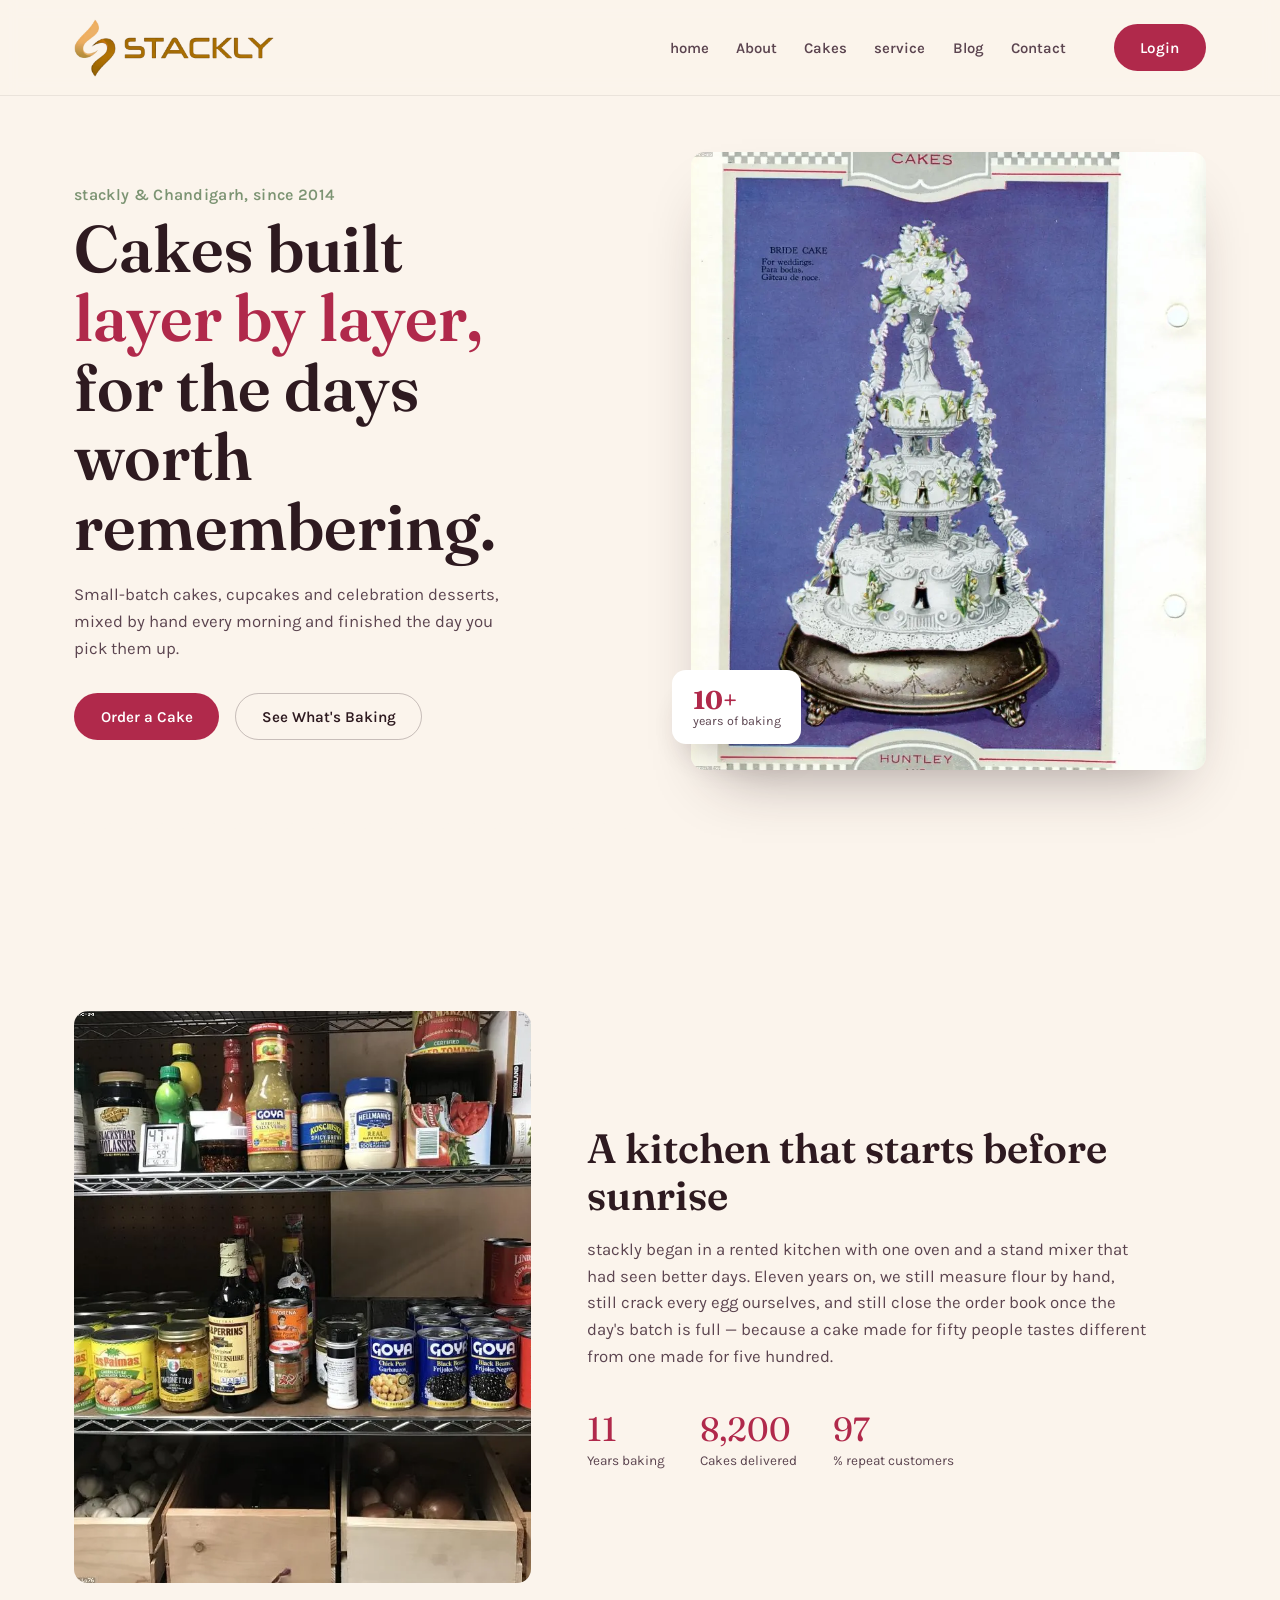
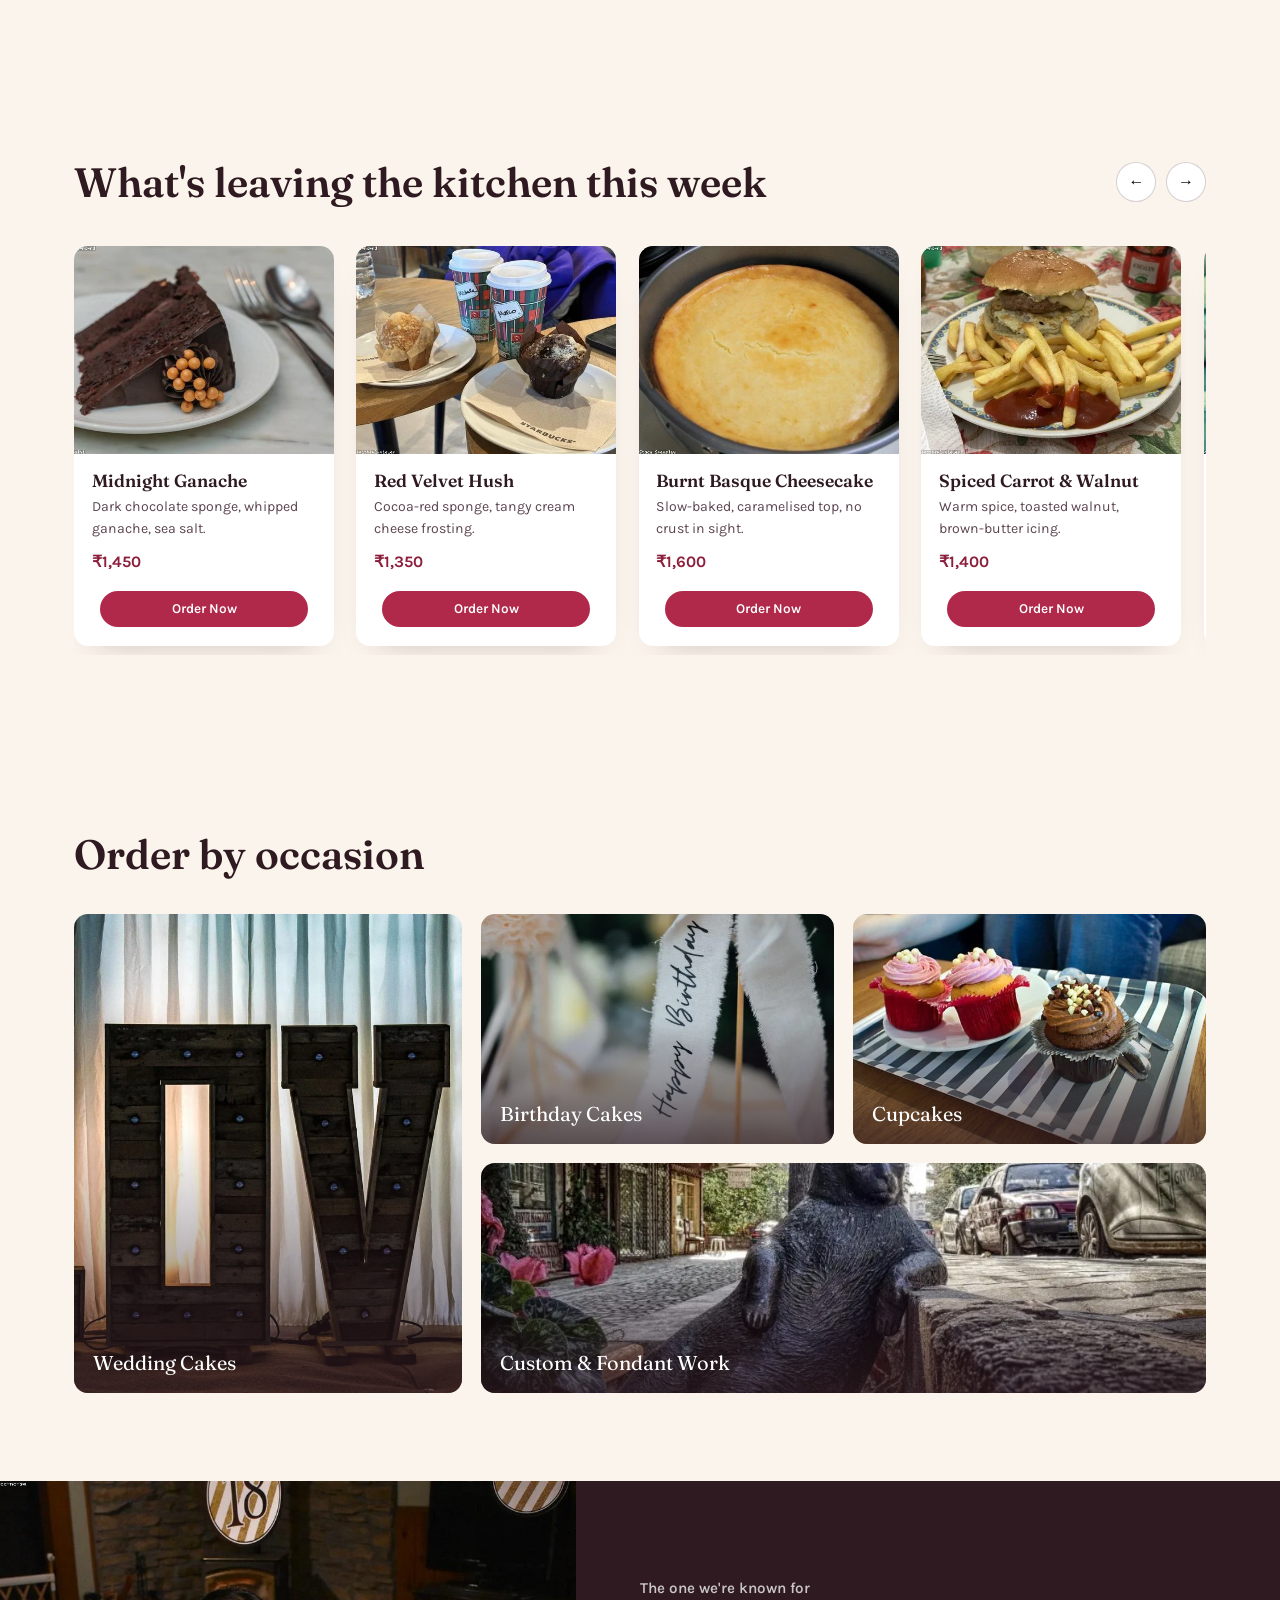
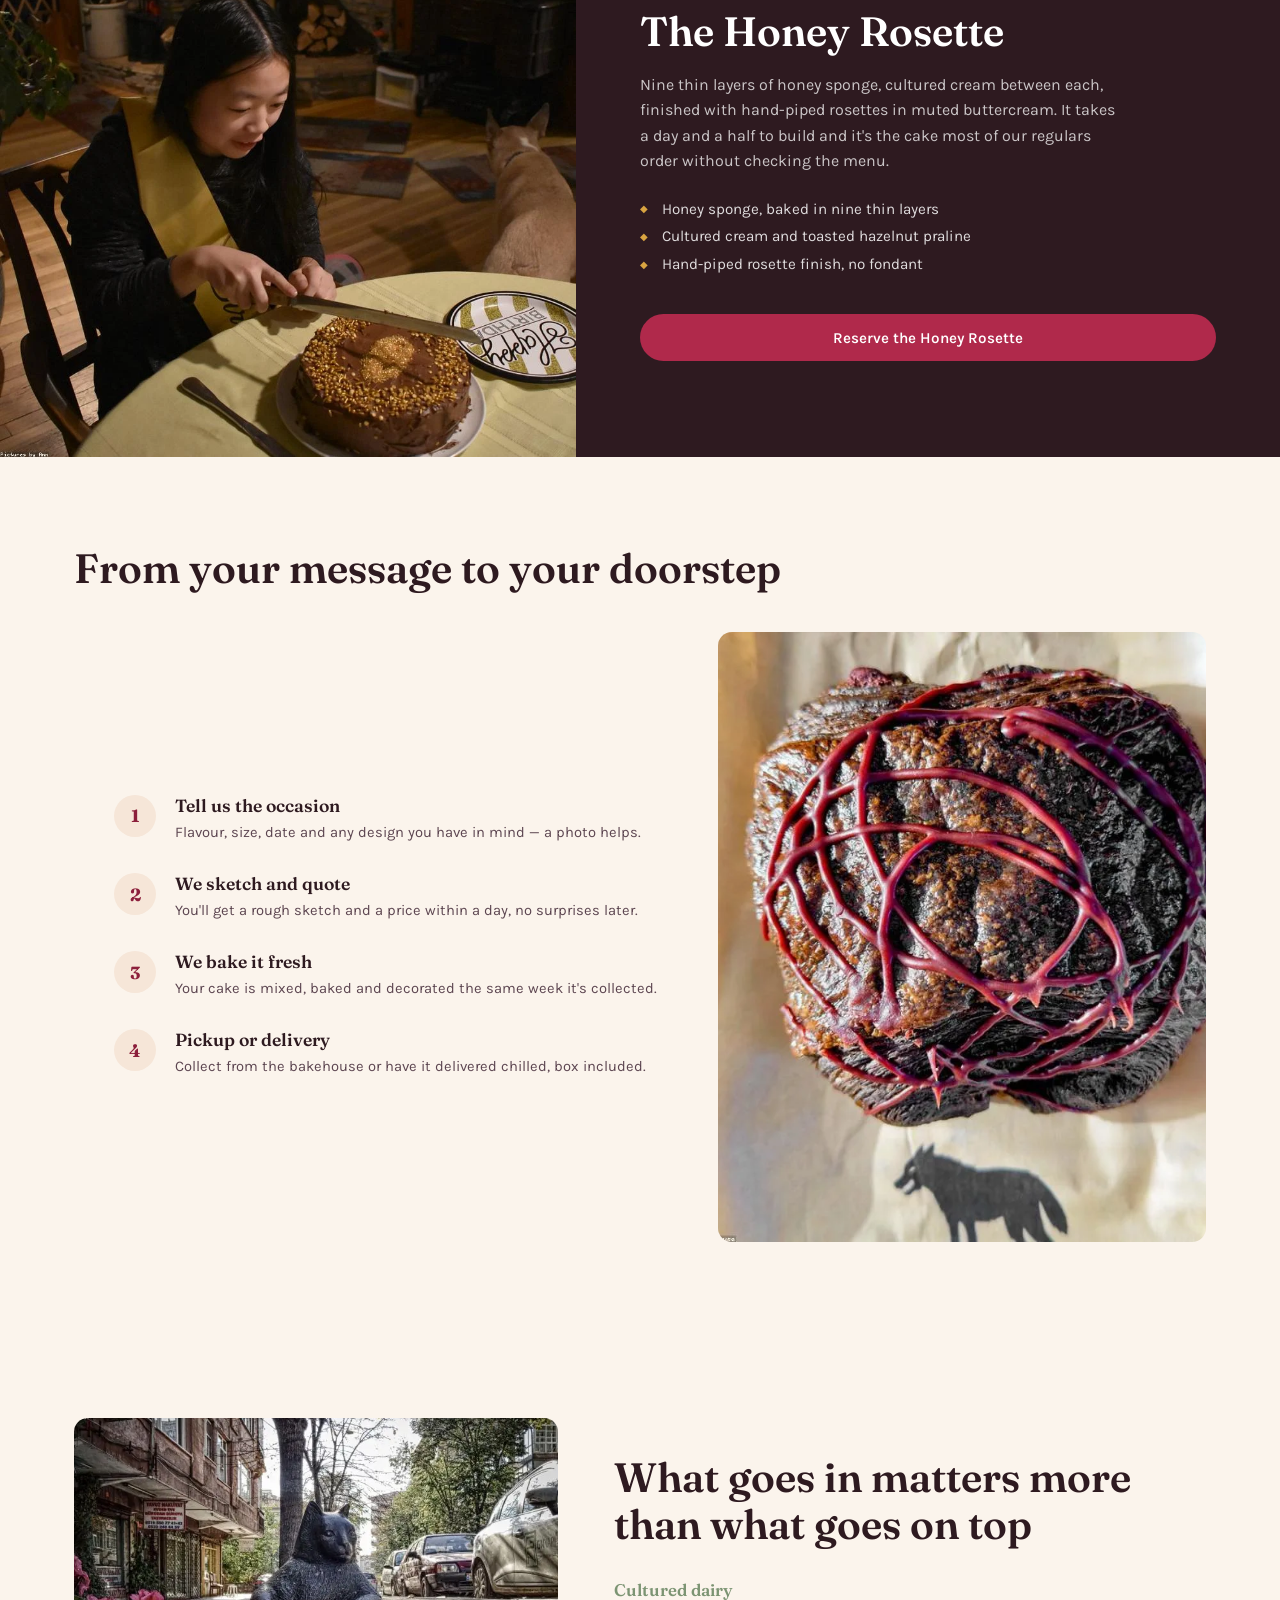
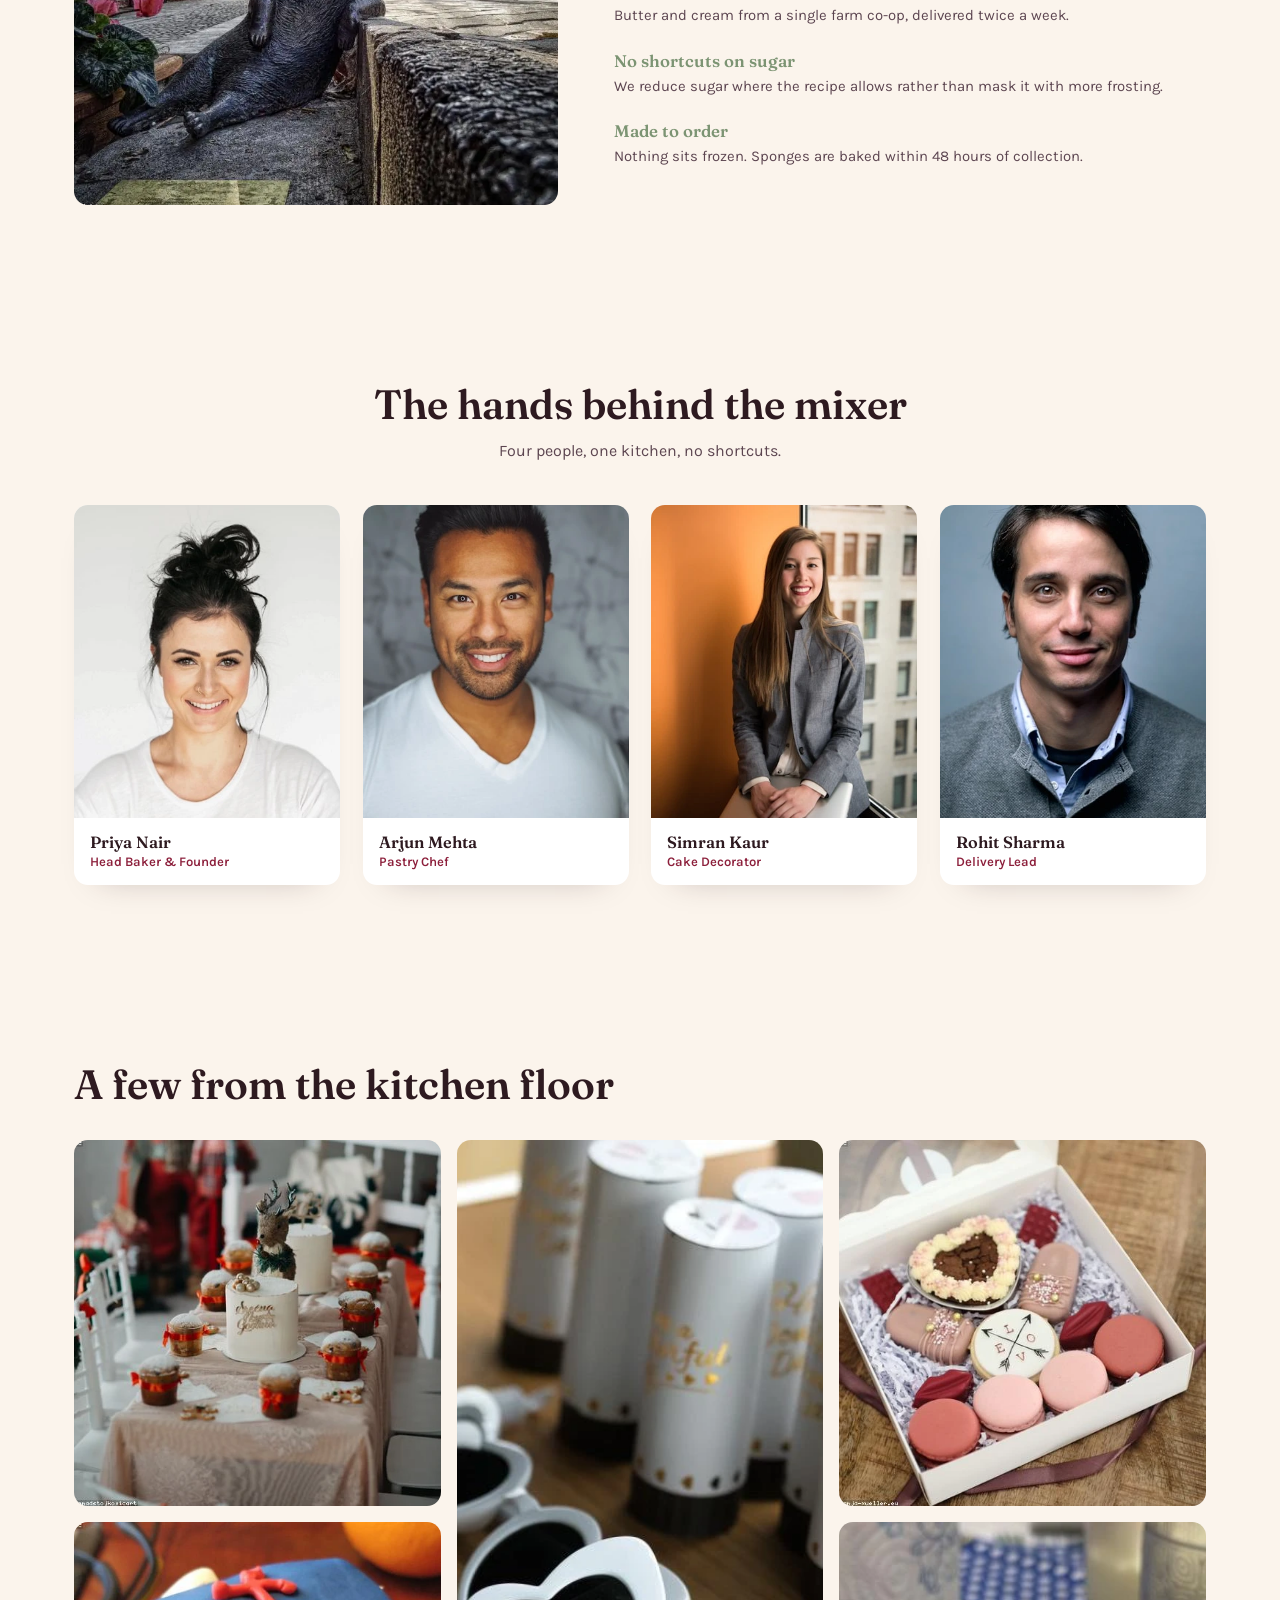
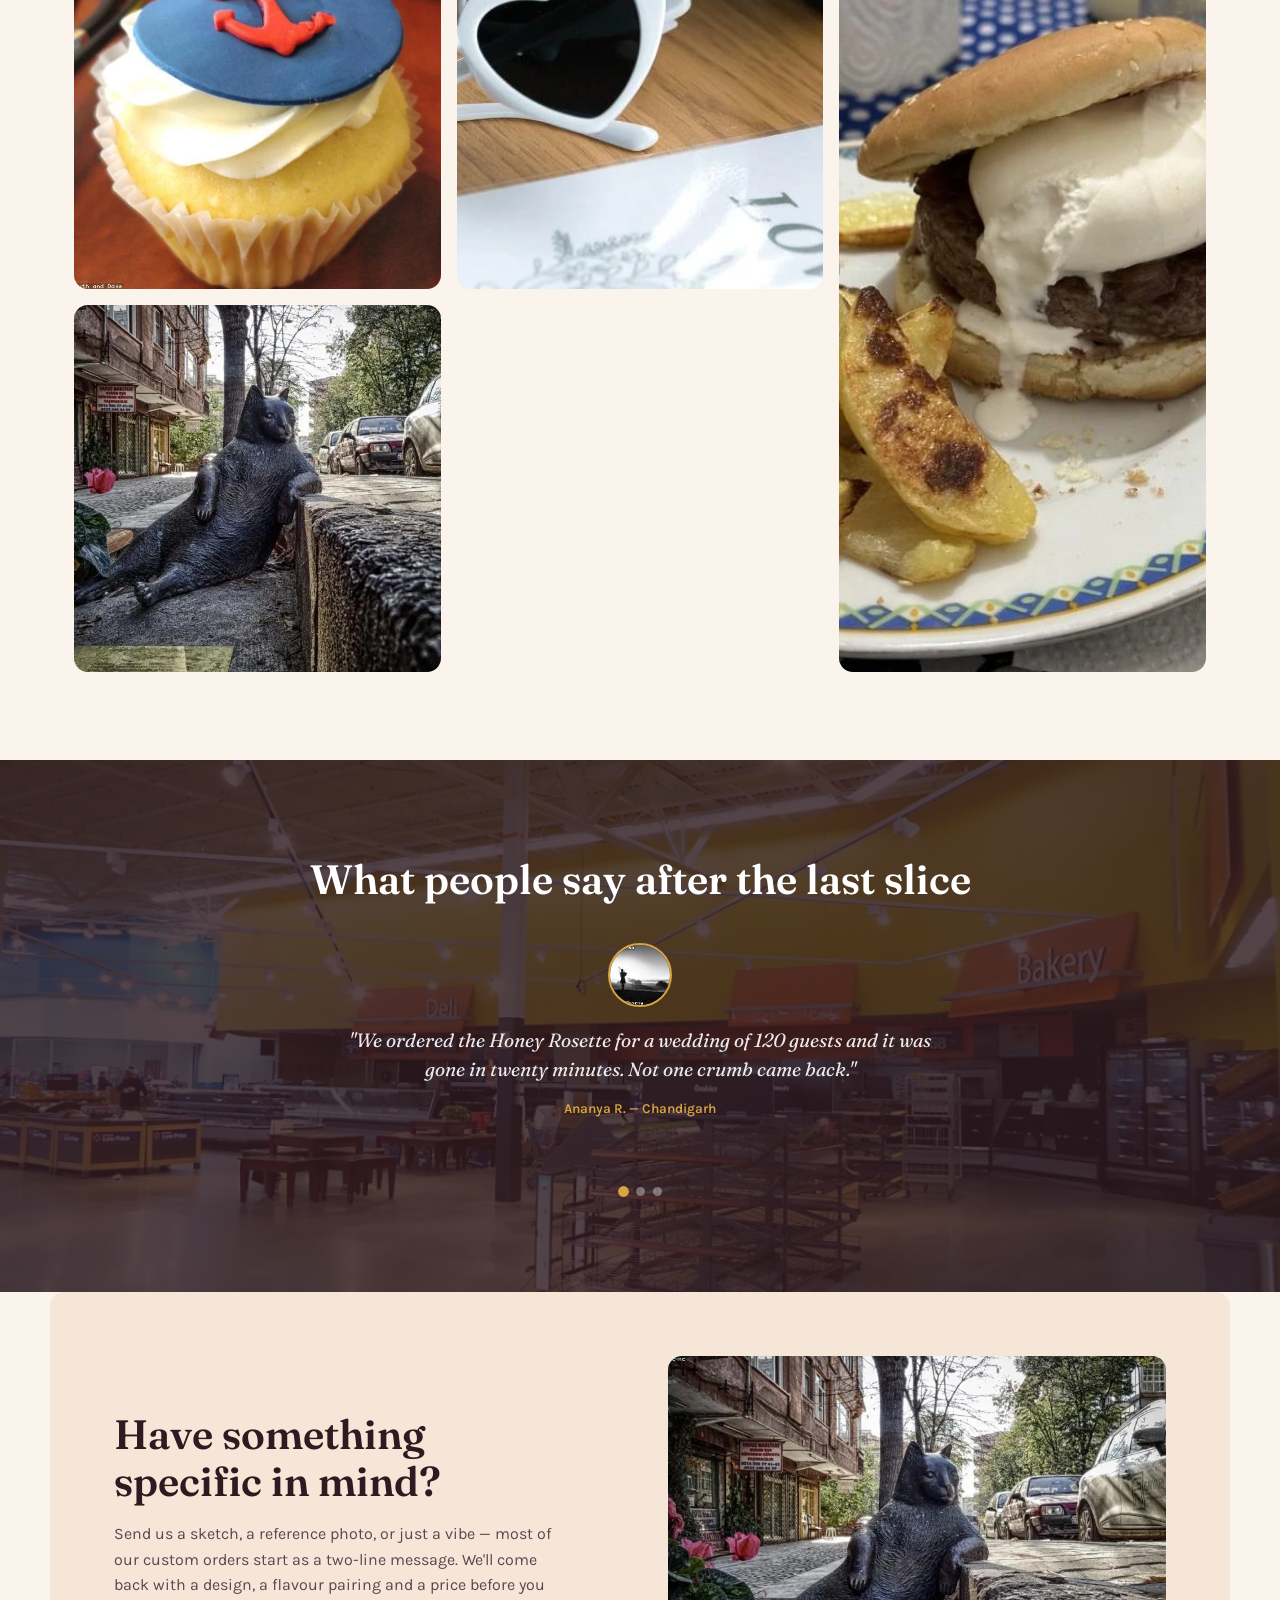
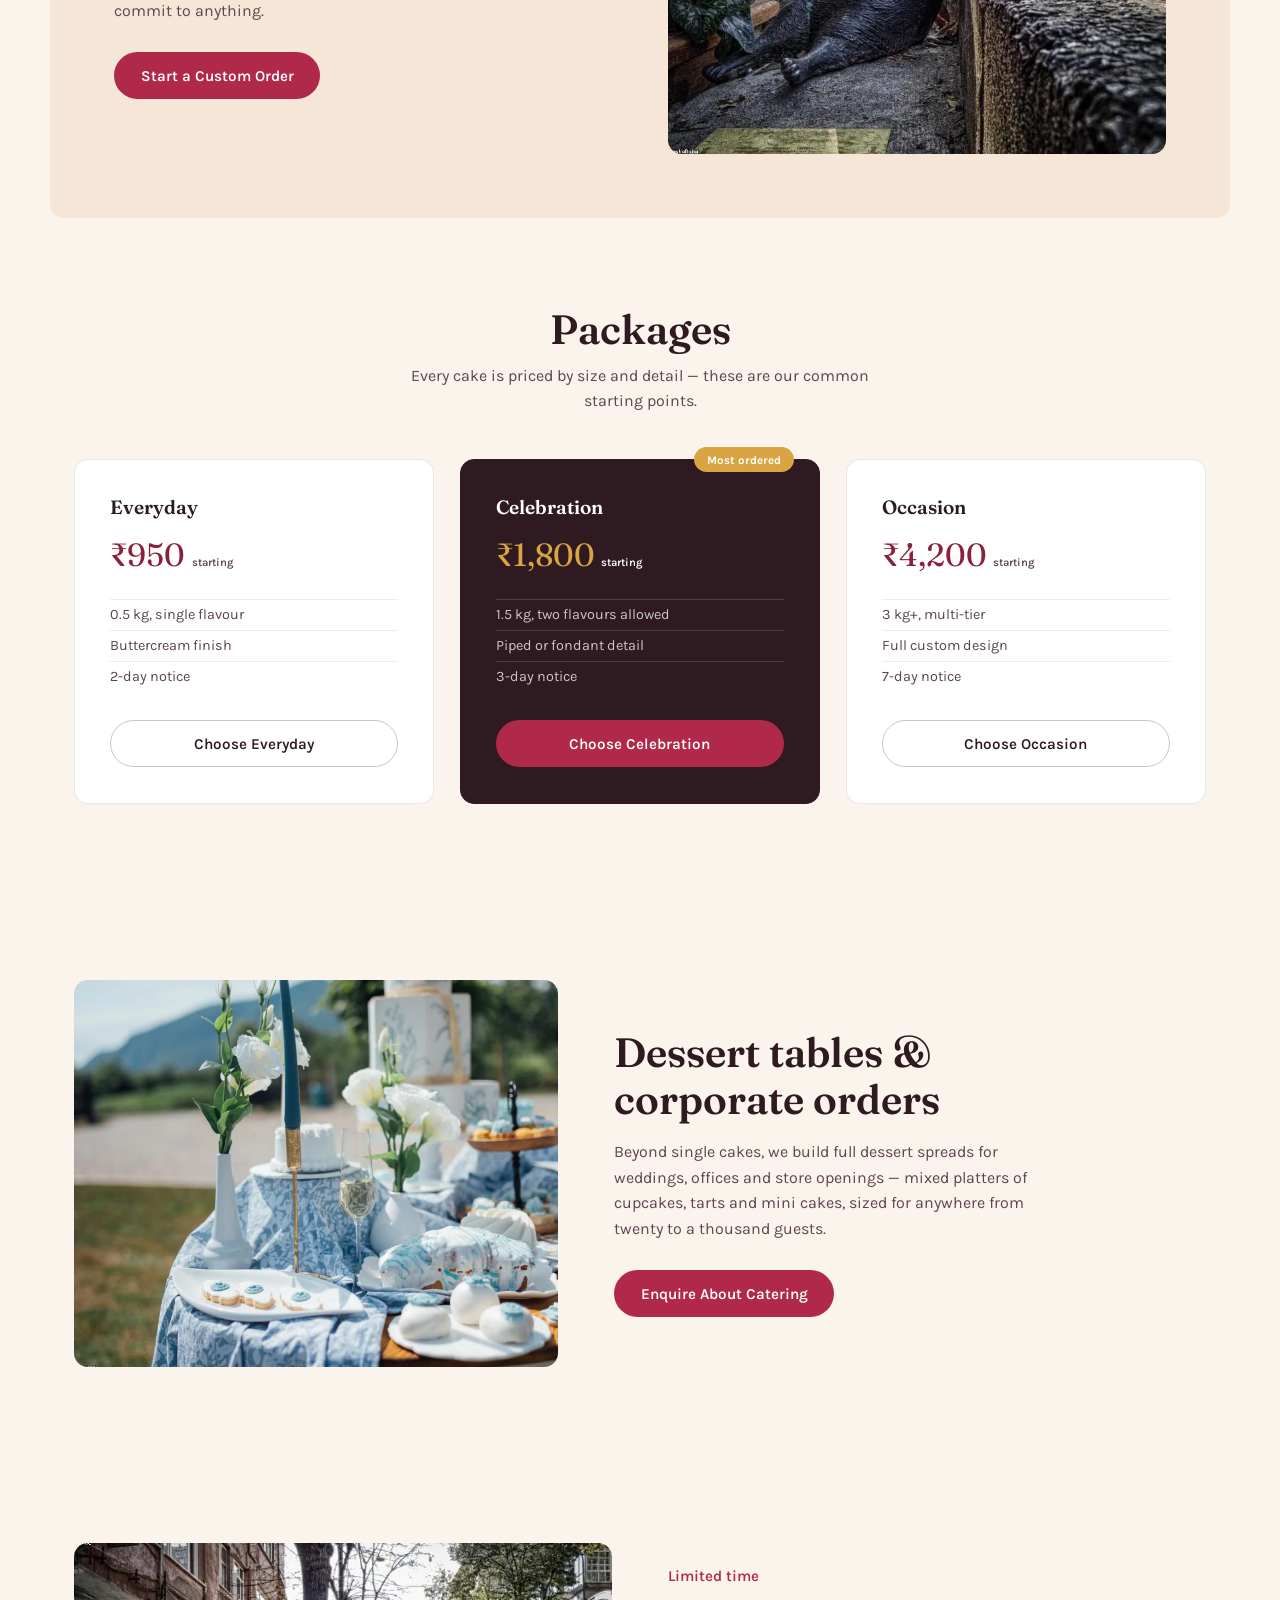
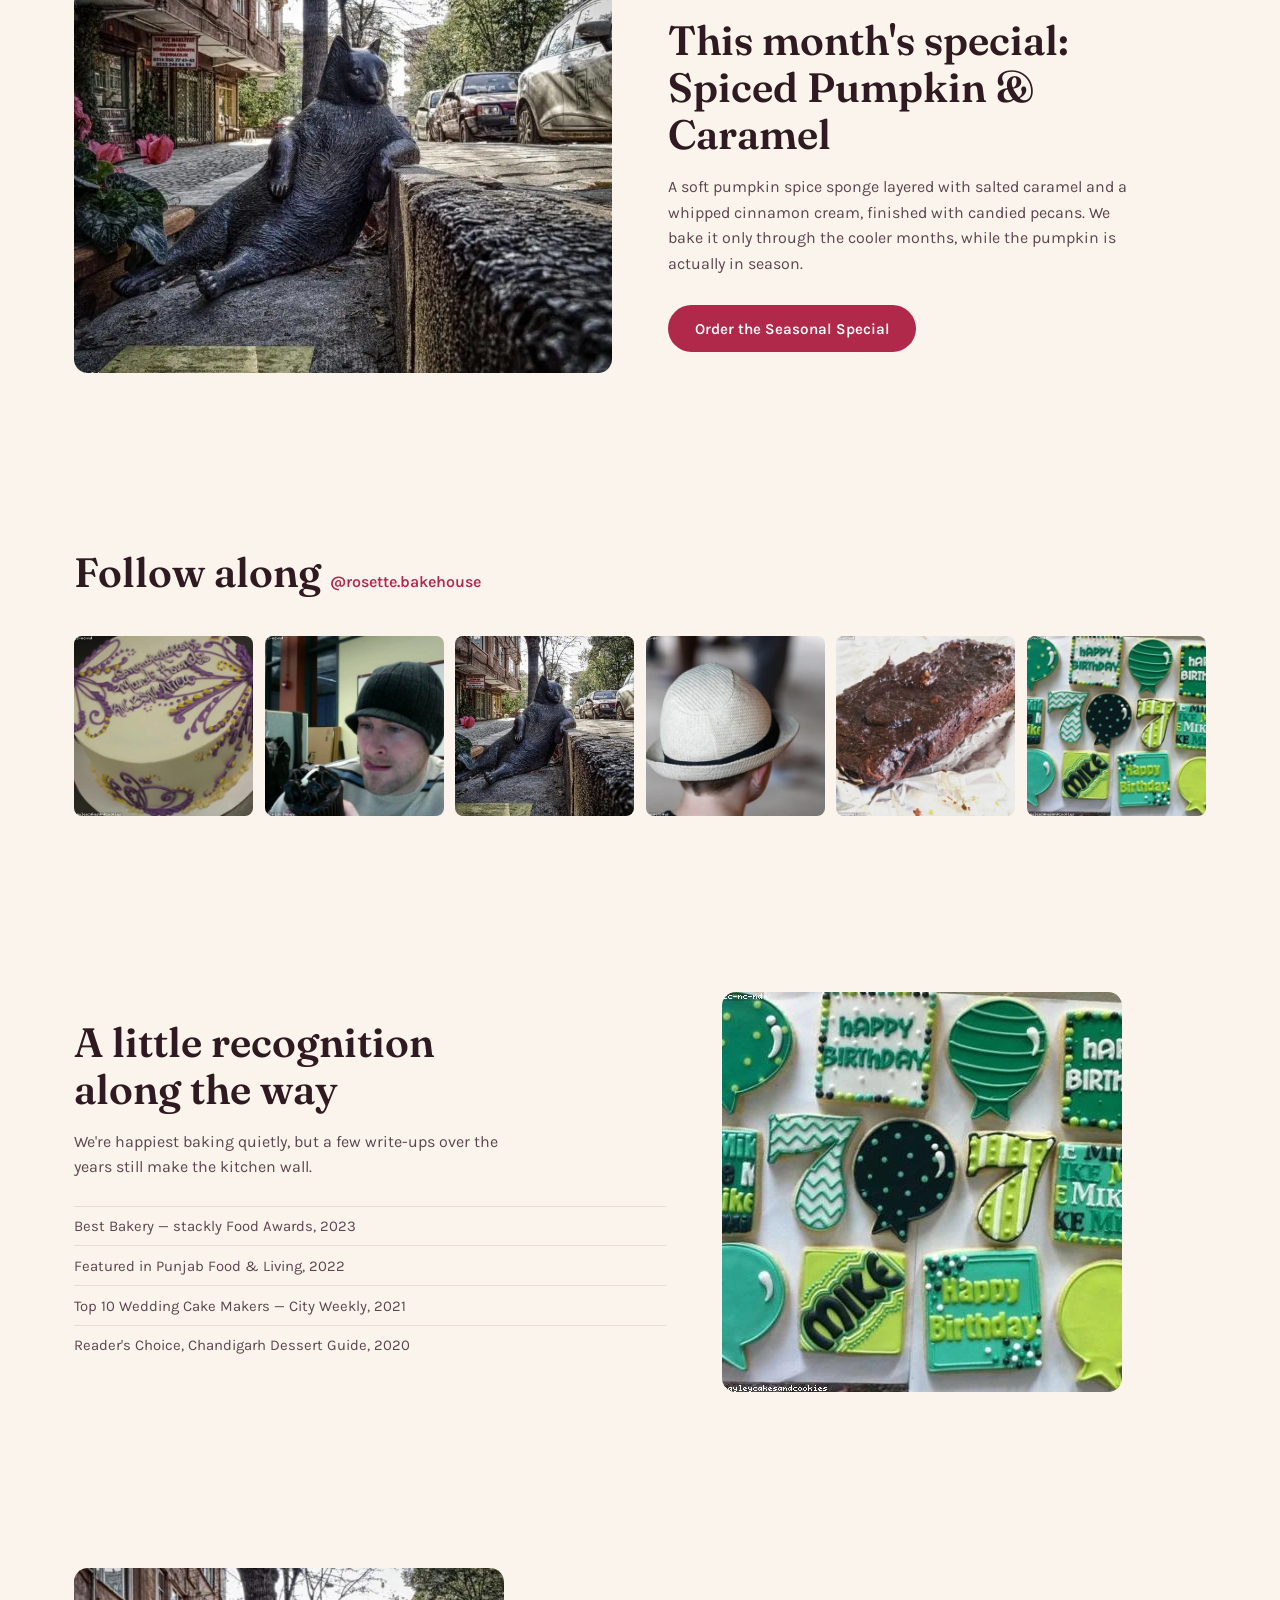
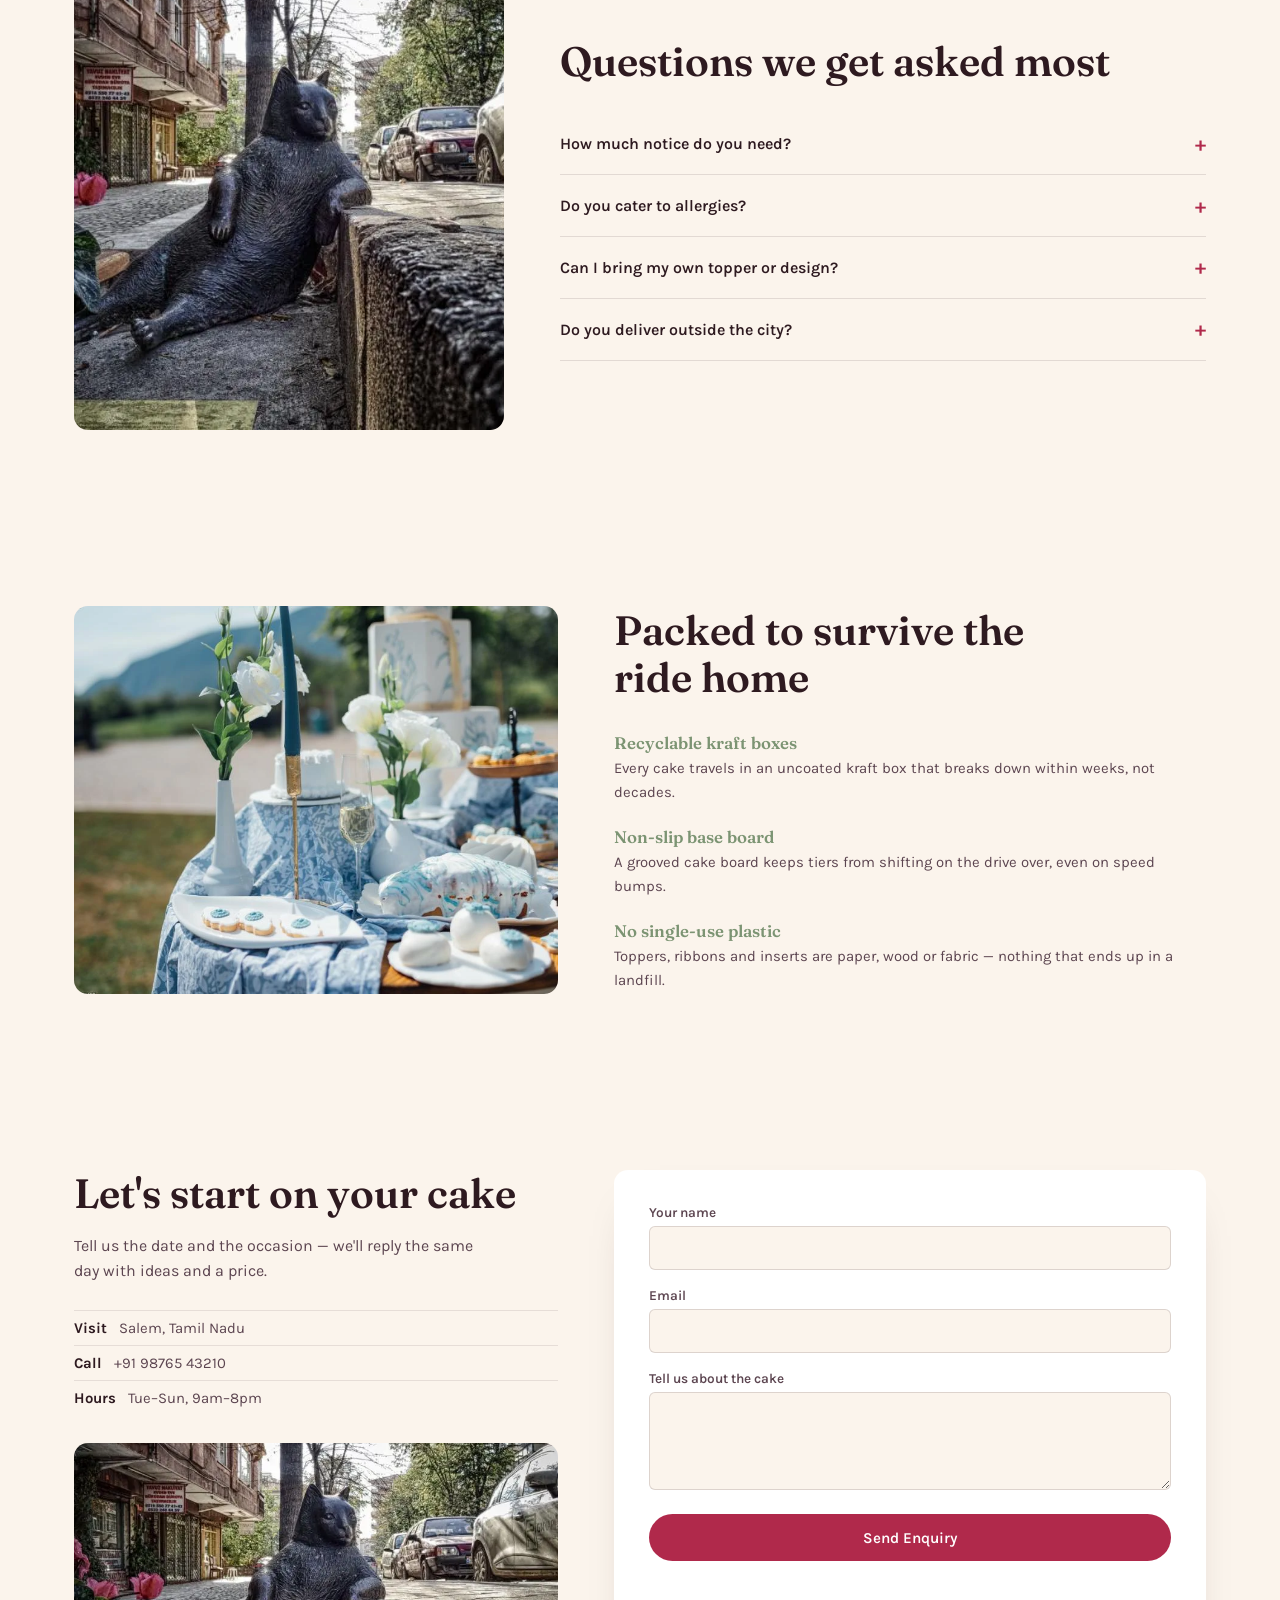
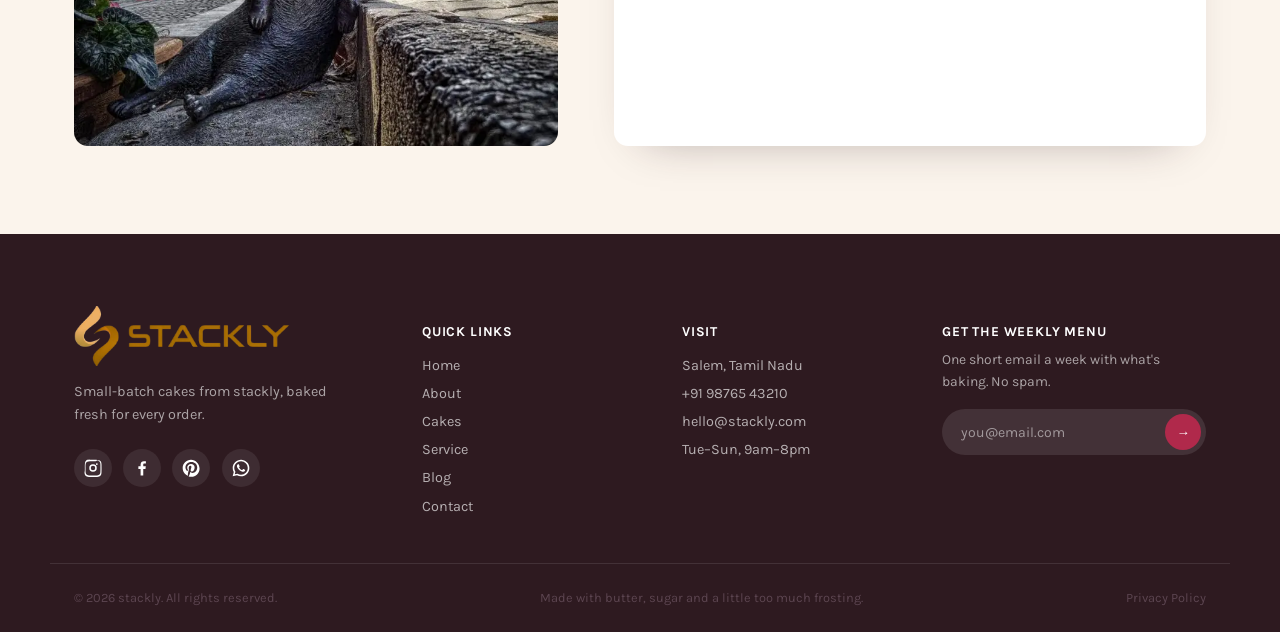
<file: index.html>
<!DOCTYPE html>
<html lang="en">
<head>
<meta charset="UTF-8">
<meta name="viewport" content="width=device-width, initial-scale=1.0">
<title>Stackly — Cakes Built Layer by Layer</title>
<link rel="preconnect" href="https://fonts.googleapis.com">
<link rel="preconnect" href="https://fonts.gstatic.com" crossorigin>
<link href="https://fonts.googleapis.com/css2?family=Fraunces:opsz,wght@9..144,400;9..144,500;9..144,600;9..144,700&family=Karla:wght@400;500;600;700&display=swap" rel="stylesheet">
<link rel="stylesheet" href="style.css">
<style>
   .btn-order{
  display:inline-block;
  text-align:center;
  width:80%;
  margin-top: 20px;
  padding:.65rem 1rem;
  border-radius:999px;
  background:var(--raspberry);
  color:var(--white);
  font-family:var(--font-body);
  font-size:.85rem;
  font-weight:600;
  transition:background .2s var(--ease), transform .2s var(--ease);
}
 .btn-order:hover{ background:var(--raspberry-dark); transform:translateY(-2px); }

</style>
</head>
<body>

<!-- ===== HEADER ===== -->
<header class="site-header" id="siteHeader">
  <div class="header-inner">
    <a href="./index.html" class="brand"><img src="./logo/Untitled design.webp" alt=""></a>

    <nav class="main-nav" id="mainNav">
      <a href="./index.html">home</a>
      <a href="./about.html">About</a>
      <a href="./cakes.html">Cakes</a>
      <a href="./service.html">service</a>
      <a href="./blog.html">Blog</a>
      <a href="./contact.html">Contact</a>
    </nav>

    <a href="./login.html" class="btn btn-primary header-cta">Login</a>

    <button class="hamburger" id="hamburgerBtn" aria-label="Toggle menu" aria-expanded="false">
      <span></span><span></span><span></span>
    </button>
  </div>
</header>

<main id="top">

  <!-- ===== 1. HERO ===== -->
  <section id="hero" class="hero">
    <div class="hero-copy">
      <p class="hero-kicker">stackly &amp; Chandigarh, since 2014</p>
      <h1 class="hero-title">
        <span class="line">Cakes built</span>
        <span class="line">layer by layer,</span>
        <span class="line">for the days</span>
        <span class="line">worth remembering.</span>
      </h1>
      <p class="hero-sub">Small-batch cakes, cupcakes and celebration desserts, mixed by hand every morning and finished the day you pick them up.</p>
      <div class="hero-actions">
        <a href="./404.html" class="btn btn-primary">Order a Cake</a>
        <a href="./404.html" class="btn btn-ghost">See What's Baking</a>
      </div>
    </div>
    <div class="hero-media">
      <img src="./src/Home/image-2-compressed.webp" alt="Tall white buttercream celebration cake decorated with fresh flowers">
      <div class="hero-badge">
        <strong>10+</strong>
        <span>years of baking</span>
      </div>
    </div>
    <div class="scallop-divider" style="--scallop-color: var(--cream);"></div>
  </section>

  <!-- ===== 2. STORY ===== -->
  <section id="story" class="story reveal" data-animate="fade-up">
    <div class="story-media">
      <img src="./src/Home/image-3-compressed.webp" alt="Baker piping frosting onto a cake in the Rosette kitchen">
    </div>
    <div class="story-copy">
      <h2>A kitchen that starts before sunrise</h2>
      <p>stackly began in a rented kitchen with one oven and a stand mixer that had seen better days. Eleven years on, we still measure flour by hand, still crack every egg ourselves, and still close the order book once the day's batch is full — because a cake made for fifty people tastes different from one made for five hundred.</p>
      <div class="story-stats">
        <div class="stat" data-count="11"><span class="stat-num">0</span><span class="stat-label">Years baking</span></div>
        <div class="stat" data-count="8200"><span class="stat-num">0</span><span class="stat-label">Cakes delivered</span></div>
        <div class="stat" data-count="97"><span class="stat-num">0</span><span class="stat-label">% repeat customers</span></div>
      </div>
    </div>
  </section>

  <!-- ===== 3. BESTSELLERS ===== -->
  <section id="bestsellers" class="bestsellers reveal" data-animate="fade-up">
    <div class="section-head">
      <h2>What's leaving the kitchen this week</h2>
      <div class="scroll-controls">
        <button class="scroll-btn" id="scrollLeft" aria-label="Scroll left">&#8592;</button>
        <button class="scroll-btn" id="scrollRight" aria-label="Scroll right">&#8594;</button>
      </div>
    </div>
    <div class="bestseller-track" id="bestsellerTrack">
      <article class="cake-card">
        <img src="./src/Home/image-4-compressed.webp" alt="Dark chocolate layer cake with ganache drip">
        <h3>Midnight Ganache</h3>
        <p>Dark chocolate sponge, whipped ganache, sea salt.</p>
        <span class="price">₹1,450</span>
        <div style="display: flex;justify-content: center;">
          <a href="./404.html" class="btn-order">Order Now</a>
        </div>
      </article>
      <article class="cake-card">
        <img src="./src/Home/image-5-compressed.webp" alt="Red velvet cake slice with cream cheese frosting">
        <h3>Red Velvet Hush</h3>
        <p>Cocoa-red sponge, tangy cream cheese frosting.</p>
        <span class="price">₹1,350</span>
        <div style="display: flex;justify-content: center;">
          <a href="./404.html" class="btn-order">Order Now</a>
        </div>
      </article>
      <article class="cake-card">
        <img src="./src/Home/image-6-compressed.webp" alt="Baked cheesecake topped with berries">
        <h3>Burnt Basque Cheesecake</h3>
        <p>Slow-baked, caramelised top, no crust in sight.</p>
        <span class="price">₹1,600</span>
        <div style="display: flex;justify-content: center;">
          <a href="./404.html" class="btn-order">Order Now</a>
        </div>
      </article>
      <article class="cake-card">
        <img src="./src/Home/image-7-compressed.webp" alt="Carrot cake with cream cheese icing and walnuts">
        <h3>Spiced Carrot &amp; Walnut</h3>
        <p>Warm spice, toasted walnut, brown-butter icing.</p>
        <span class="price">₹1,400</span>
        <div style="display: flex;justify-content: center;">
          <a href="./404.html" class="btn-order">Order Now</a>
        </div>
      </article>
      <article class="cake-card">
        <img src="./src/Home/image-8-compressed.webp" alt="Lemon drizzle cake with citrus glaze">
        <h3>Lemon &amp; Poppy Drizzle</h3>
        <p>Bright citrus crumb, thin sugar glaze.</p>
        <span class="price">₹1,250</span>
        <div style="display: flex;justify-content: center;">
          <a href="./404.html" class="btn-order">Order Now</a>
        </div>
      </article>
    </div>
  </section>

  <!-- ===== 4. CATEGORIES ===== -->
  <section id="categories" class="categories reveal" data-animate="stagger">
    <h2>Order by occasion</h2>
    <div class="category-grid">
      <a href="./404.html" class="category-tile tile-large">
        <img src="./src/Home/image-9-compressed.webp" alt="Three-tier wedding cake with sugar flowers">
        <span class="tile-label">Wedding Cakes</span>
      </a>
      <a href="./404.html" class="category-tile">
        <img src="./src/Home/image-10-compressed.webp" alt="Birthday cake with candles">
        <span class="tile-label">Birthday Cakes</span>
      </a>
      <a href="./404.html" class="category-tile">
        <img src="./src/Home/image-11-compressed.webp" alt="Tray of decorated cupcakes">
        <span class="tile-label">Cupcakes</span>
      </a>
      <a href="./404.html" class="category-tile tile-wide">
        <img src="./src/Home/image-12-compressed.webp" alt="Custom fondant cake shaped like a design">
        <span class="tile-label">Custom &amp; Fondant Work</span>
      </a>
    </div>
  </section>

  <!-- ===== 5. SIGNATURE SPOTLIGHT ===== -->
  <section id="signature" class="signature reveal" data-animate="fade-in">
    <div class="signature-media">
      <img src="./src/Home/image-13-compressed.webp" alt="Close-up of the signature honey rosette cake">
    </div>
    <div class="signature-copy">
      <p class="eyebrow-plain">The one we're known for</p>
      <h2>The Honey Rosette</h2>
      <p>Nine thin layers of honey sponge, cultured cream between each, finished with hand-piped rosettes in muted buttercream. It takes a day and a half to build and it's the cake most of our regulars order without checking the menu.</p>
      <ul class="signature-list">
        <li>Honey sponge, baked in nine thin layers</li>
        <li>Cultured cream and toasted hazelnut praline</li>
        <li>Hand-piped rosette finish, no fondant</li>
      </ul>
      <a href="./contact.html" class="btn btn-primary">Reserve the Honey Rosette</a>
    </div>
  </section>

  <!-- ===== 6. PROCESS ===== -->
  <section id="process" class="process reveal" data-animate="fade-up">
    <h2>From your message to your doorstep</h2>
    <div class="process-wrap">
      <ol class="process-steps">
        <li>
          <span class="step-num">1</span>
          <div>
            <h3>Tell us the occasion</h3>
            <p>Flavour, size, date and any design you have in mind — a photo helps.</p>
          </div>
        </li>
        <li>
          <span class="step-num">2</span>
          <div>
            <h3>We sketch and quote</h3>
            <p>You'll get a rough sketch and a price within a day, no surprises later.</p>
          </div>
        </li>
        <li>
          <span class="step-num">3</span>
          <div>
            <h3>We bake it fresh</h3>
            <p>Your cake is mixed, baked and decorated the same week it's collected.</p>
          </div>
        </li>
        <li>
          <span class="step-num">4</span>
          <div>
            <h3>Pickup or delivery</h3>
            <p>Collect from the bakehouse or have it delivered chilled, box included.</p>
          </div>
        </li>
      </ol>
      <div class="process-media">
        <img src="./src/Home/image-14-compressed.webp" alt="Pastry chef decorating a cake by hand">
      </div>
    </div>
  </section>

  <!-- ===== 7. INGREDIENTS / QUALITY ===== -->
  <section id="ingredients" class="ingredients reveal" data-animate="fade-up">
    <div class="ingredients-media">
      <img src="./src/Home/image-15-compressed.webp" alt="Flour, eggs and butter laid out on a wooden counter">
    </div>
    <div class="ingredients-copy">
      <h2>What goes in matters more than what goes on top</h2>
      <div class="ingredient-points">
        <div class="point">
          <h3>Cultured dairy</h3>
          <p>Butter and cream from a single farm co-op, delivered twice a week.</p>
        </div>
        <div class="point">
          <h3>No shortcuts on sugar</h3>
          <p>We reduce sugar where the recipe allows rather than mask it with more frosting.</p>
        </div>
        <div class="point">
          <h3>Made to order</h3>
          <p>Nothing sits frozen. Sponges are baked within 48 hours of collection.</p>
        </div>
      </div>
    </div>
  </section>

  <!-- ===== 7b. MEET THE BAKERS ===== -->
  <section id="team" class="team reveal" data-animate="stagger">
    <h2>The hands behind the mixer</h2>
    <p class="section-sub">Four people, one kitchen, no shortcuts.</p>
    <div class="team-grid">
      <article class="team-card">
        <img src="./src/team/image8-compressed.webp" alt="Priya Nair, head baker, smiling in the kitchen">
        <h3>Priya Nair</h3>
        <span>Head Baker &amp; Founder</span>
      </article>
      <article class="team-card">
        <img src="./src/team/image7-compressed.webp" alt="Arjun Mehta, pastry chef, piping a cake">
        <h3>Arjun Mehta</h3>
        <span>Pastry Chef</span>
      </article>
      <article class="team-card">
        <img src="./src/team/image10-compressed.webp" alt="Simran Kaur decorating a fondant cake">
        <h3>Simran Kaur</h3>
        <span>Cake Decorator</span>
      </article>
      <article class="team-card">
        <img src="./src/team/image9-compressed.webp" alt="Rohit Sharma loading a cake delivery box">
        <h3>Rohit Sharma</h3>
        <span>Delivery Lead</span>
      </article>
    </div>
  </section>

  <!-- ===== 8. GALLERY ===== -->
  <section id="gallery" class="gallery reveal" data-animate="stagger">
    <h2>A few from the kitchen floor</h2>
    <div class="gallery-grid" id="galleryGrid">
      <img src="./src/Home/image-20-compressed.webp" alt="Layered dessert cake" class="gallery-img">
      <img src="./src/Home/image-21-compressed.webp" alt="Wedding cake detail" class="gallery-img tall">
      <img src="./src/Home/image-22-compressed.webp" alt="Box of macarons" class="gallery-img">
      <img src="./src/Home/image-23-compressed.webp" alt="Frosted cupcake close-up" class="gallery-img">
      <img src="./src/Home/image-24-compressed.webp" alt="Chocolate cake slice on a plate" class="gallery-img tall">
      <img src="./src/Home/image-15-compressed.webp" alt="Birthday cake with lit candles" class="gallery-img">
    </div>
  </section>

  <!-- ===== 9. TESTIMONIALS ===== -->
  <section id="testimonials" class="testimonials reveal" data-animate="fade-in">
    <div class="testimonial-bg">
      <img src="./src/Home/image-26-compressed.webp" alt="Warm-lit bakery interior">
    </div>
    <div class="testimonial-wrap">
      <h2>What people say after the last slice</h2>
      <div class="testimonial-track" id="testimonialTrack">
        <blockquote class="testimonial active">
          <img src="./src/Home/image-27-compressed.webp" alt="Portrait of Ananya R.">
          <p>"We ordered the Honey Rosette for a wedding of 120 guests and it was gone in twenty minutes. Not one crumb came back."</p>
          <cite>Ananya R. — Chandigarh</cite>
        </blockquote>
        <blockquote class="testimonial">
          <img src="./src/Home/image-28-compressed.webp" alt="Portrait of Karan S.">
          <p>"I sent a blurry reference photo of my daughter's favourite cartoon and they nailed the design better than I imagined."</p>
          <cite>Karan S. — stackly</cite>
        </blockquote>
        <blockquote class="testimonial">
          <img src="./src/Home/image-29-compressed.webp" alt="Portrait of Meher K.">
          <p>"Genuinely the only bakery I've found where the inside tastes as good as the cake looks. Worth the two-day notice."</p>
          <cite>Meher K. — Mohali</cite>
        </blockquote>
      </div>
      <div class="testimonial-dots" id="testimonialDots"></div>
    </div>
  </section>

  <!-- ===== 10. CUSTOM BUILDER CTA ===== -->
  <section id="builder" class="builder reveal" data-animate="fade-up">
    <div class="builder-copy">
      <h2>Have something specific in mind?</h2>
      <p>Send us a sketch, a reference photo, or just a vibe — most of our custom orders start as a two-line message. We'll come back with a design, a flavour pairing and a price before you commit to anything.</p>
      <a href="./contact.html" class="btn btn-primary">Start a Custom Order</a>
    </div>
    <div class="builder-media">
      <img src="./src/Home/image-30-compressed.webp" alt="Custom shaped fondant cake in progress">
    </div>
  </section>

  <!-- ===== 11. PRICING ===== -->
  <section id="pricing" class="pricing reveal" data-animate="stagger">
    <h2>Packages</h2>
    <p class="section-sub">Every cake is priced by size and detail — these are our common starting points.</p>
    <div class="pricing-grid">
      <div class="price-card">
        <h3>Everyday</h3>
        <p class="price-amount">₹950<span>starting</span></p>
        <ul>
          <li>0.5 kg, single flavour</li>
          <li>Buttercream finish</li>
          <li>2-day notice</li>
        </ul>
        <a href="./404.html" class="btn btn-ghost">Choose Everyday</a>
      </div>
      <div class="price-card featured">
        <span class="badge">Most ordered</span>
        <h3>Celebration</h3>
        <p class="price-amount">₹1,800<span>starting</span></p>
        <ul>
          <li>1.5 kg, two flavours allowed</li>
          <li>Piped or fondant detail</li>
          <li>3-day notice</li>
        </ul>
        <a href="./404.html" class="btn btn-primary">Choose Celebration</a>
      </div>
      <div class="price-card">
        <h3>Occasion</h3>
        <p class="price-amount">₹4,200<span>starting</span></p>
        <ul>
          <li>3 kg+, multi-tier</li>
          <li>Full custom design</li>
          <li>7-day notice</li>
        </ul>
        <a href="./404.html" class="btn btn-ghost">Choose Occasion</a>
      </div>
    </div>
  </section>

  <!-- ===== 12. EVENTS & CATERING ===== -->
  <section id="events" class="events reveal" data-animate="fade-up">
    <div class="events-media">
      <img src="./src/Home/image-31-compressed.webp" alt="Dessert table set up for an event">
    </div>
    <div class="events-copy">
      <h2>Dessert tables &amp; corporate orders</h2>
      <p>Beyond single cakes, we build full dessert spreads for weddings, offices and store openings — mixed platters of cupcakes, tarts and mini cakes, sized for anywhere from twenty to a thousand guests.</p>
      <a href="./contact.html" class="btn btn-primary">Enquire About Catering</a>
    </div>
  </section>

  <!-- ===== 12b. SEASONAL SPECIALS ===== -->
  <section id="seasonal" class="seasonal reveal" data-animate="fade-up">
    <div class="seasonal-media">
      <img src="./src/Home/image-32-compressed.webp" alt="Spiced pumpkin cake with caramel drizzle and autumn garnish">
    </div>
    <div class="seasonal-copy">
      <p class="eyebrow-plain">Limited time</p>
      <h2>This month's special: Spiced Pumpkin &amp; Caramel</h2>
      <p>A soft pumpkin spice sponge layered with salted caramel and a whipped cinnamon cream, finished with candied pecans. We bake it only through the cooler months, while the pumpkin is actually in season.</p>
      <a href="./contact.html" class="btn btn-primary">Order the Seasonal Special</a>
    </div>
  </section>

  <!-- ===== 13. INSTAGRAM STRIP ===== -->
  <section id="instagram" class="instagram reveal" data-animate="stagger">
    <div class="section-head">
      <h2>Follow along <span class="handle">@rosette.bakehouse</span></h2>
    </div>
    <div class="insta-grid">
      <img src="./src/Home/image-33-compressed.webp" alt="Instagram post: finished cake">
      <img src="./src/Home/image-34-compressed.webp" alt="Instagram post: cupcakes">
      <img src="./src/Home/image-15-compressed.webp" alt="Instagram post: pastries">
      <img src="./src/Home/image-36-compressed.webp" alt="Instagram post: wedding cake">
      <img src="./src/Home/image-37-compressed.webp" alt="Instagram post: chocolate dessert">
      <img src="./src/Home/image-38-compressed.webp" alt="Instagram post: bakery counter">
    </div>
  </section>

  <!-- ===== 13b. PRESS & AWARDS ===== -->
  <section id="press" class="press reveal" data-animate="fade-in">
    <div class="press-copy">
      <h2>A little recognition along the way</h2>
      <p>We're happiest baking quietly, but a few write-ups over the years still make the kitchen wall.</p>
      <ul class="press-list">
        <li>Best Bakery — stackly Food Awards, 2023</li>
        <li>Featured in Punjab Food &amp; Living, 2022</li>
        <li>Top 10 Wedding Cake Makers — City Weekly, 2021</li>
        <li>Reader's Choice, Chandigarh Dessert Guide, 2020</li>
      </ul>
    </div>
    <div class="press-media">
      <img src="./src/Home/image-38-compressed.webp" alt="Magazine clipping featuring stackly">
    </div>
  </section>

  <!-- ===== 14. FAQ ===== -->
  <section id="faq" class="faq reveal" data-animate="fade-up">
    <div class="faq-media">
      <img src="./src/Home/image-39-compressed.webp" alt="stackly shop front">
    </div>
    <div class="faq-copy">
      <h2>Questions we get asked most</h2>
      <div class="accordion" id="accordion">
        <div class="accordion-item">
          <button class="accordion-trigger">How much notice do you need? <span>+</span></button>
          <div class="accordion-panel"><p>Two days for everyday cakes, three for celebration cakes, and a week or more for large tiered or fully custom designs.</p></div>
        </div>
        <div class="accordion-item">
          <button class="accordion-trigger">Do you cater to allergies? <span>+</span></button>
          <div class="accordion-panel"><p>We offer eggless and gluten-aware sponges on most designs. Let us know at the time of ordering so we can plan the kitchen line accordingly.</p></div>
        </div>
        <div class="accordion-item">
          <button class="accordion-trigger">Can I bring my own topper or design? <span>+</span></button>
          <div class="accordion-panel"><p>Absolutely — send a photo or sketch and we'll quote based on the detail involved.</p></div>
        </div>
        <div class="accordion-item">
          <button class="accordion-trigger">Do you deliver outside the city? <span>+</span></button>
          <div class="accordion-panel"><p>We deliver across stackly and Chandigarh directly, and can arrange chilled courier for nearby towns on request.</p></div>
        </div>
      </div>
    </div>
  </section>

  <!-- ===== 14b. PACKAGING ===== -->
  <section id="packaging" class="packaging reveal" data-animate="fade-up">
    <div class="packaging-media">
      <img src="./src/Home/image-31-compressed.webp" alt="Cake boxed in recyclable kraft packaging with a cloth ribbon">
    </div>
    <div class="packaging-copy">
      <h2>Packed to survive the ride home</h2>
      <div class="ingredient-points">
        <div class="point">
          <h3>Recyclable kraft boxes</h3>
          <p>Every cake travels in an uncoated kraft box that breaks down within weeks, not decades.</p>
        </div>
        <div class="point">
          <h3>Non-slip base board</h3>
          <p>A grooved cake board keeps tiers from shifting on the drive over, even on speed bumps.</p>
        </div>
        <div class="point">
          <h3>No single-use plastic</h3>
          <p>Toppers, ribbons and inserts are paper, wood or fabric — nothing that ends up in a landfill.</p>
        </div>
      </div>
    </div>
  </section>

  <!-- ===== 15. CONTACT / NEWSLETTER ===== -->
  <section id="contact" class="contact reveal" data-animate="fade-up">
    <div class="contact-grid">
      <div class="contact-info">
        <h2>Let's start on your cake</h2>
        <p>Tell us the date and the occasion — we'll reply the same day with ideas and a price.</p>
        <ul class="contact-list">
          <li><strong>Visit</strong> Salem, Tamil Nadu</li>
          <li><strong>Call</strong> +91 98765 43210</li>
          <li><strong>Hours</strong> Tue–Sun, 9am–8pm</li>
        </ul>
        <img class="contact-image" src="./src/Home/image-41-compressed.webp" alt="Stackly storefront at street level">
      </div>
      <form class="contact-form" id="contactForm">
        <label>Your name
          <input type="text" name="name" required>
        </label>
        <label>Email
          <input type="email" name="email" required>
        </label>
        <label>Tell us about the cake
          <textarea name="message" rows="4" required></textarea>
        </label>
        <button type="submit" class="btn btn-primary">Send Enquiry</button>
        <p class="form-success" id="formSuccess">Thanks — we'll be in touch within a day.</p>
      </form>
    </div>
  </section>

</main>

<!-- ===== FOOTER ===== -->
<footer class="site-footer">
  <div class="footer-top">
    <div class="footer-brand">
      <a href="./index.html" class="brand"><img src="./logo/Untitled design.webp" alt="" style="width: 70%;"></a>
      <p>Small-batch cakes from stackly, baked fresh for every order.</p>
      <div class="social-icons">
        <a href="./404.html" aria-label="Instagram" class="social-icon">
          <svg viewBox="0 0 24 24" width="20" height="20"><path fill="currentColor" d="M12 2.2c3.2 0 3.6 0 4.9.07 1.2.06 2 .24 2.4.42.6.23 1 .5 1.5.99.5.5.75.9.98 1.5.18.4.36 1.2.42 2.4.06 1.3.07 1.7.07 4.9s0 3.6-.07 4.9c-.06 1.2-.24 2-.42 2.4-.23.6-.5 1-.98 1.5-.5.5-.9.75-1.5.98-.4.18-1.2.36-2.4.42-1.3.06-1.7.07-4.9.07s-3.6 0-4.9-.07c-1.2-.06-2-.24-2.4-.42-.6-.23-1-.5-1.5-.98-.5-.5-.75-.9-.98-1.5-.18-.4-.36-1.2-.42-2.4C2.2 15.6 2.2 15.2 2.2 12s0-3.6.07-4.9c.06-1.2.24-2 .42-2.4.23-.6.5-1 .98-1.5.5-.5.9-.75 1.5-.98.4-.18 1.2-.36 2.4-.42C8.4 2.2 8.8 2.2 12 2.2zm0 1.8c-3.15 0-3.52 0-4.76.07-1 .05-1.5.2-1.86.34-.47.18-.8.4-1.15.75-.35.35-.57.68-.75 1.15-.14.36-.3.86-.34 1.86C3.07 8.46 3.07 8.83 3.07 12s0 3.52.07 4.76c.05 1 .2 1.5.34 1.86.18.47.4.8.75 1.15.35.35.68.57 1.15.75.36.14.86.3 1.86.34 1.24.07 1.61.07 4.76.07s3.52 0 4.76-.07c1-.05 1.5-.2 1.86-.34.47-.18.8-.4 1.15-.75.35-.35.57-.68.75-1.15.14-.36.3-.86.34-1.86.07-1.24.07-1.61.07-4.76s0-3.52-.07-4.76c-.05-1-.2-1.5-.34-1.86a3 3 0 0 0-.75-1.15 3 3 0 0 0-1.15-.75c-.36-.14-.86-.3-1.86-.34C15.52 4 15.15 4 12 4zm0 3.5a4.5 4.5 0 1 1 0 9 4.5 4.5 0 0 1 0-9zm0 1.8a2.7 2.7 0 1 0 0 5.4 2.7 2.7 0 0 0 0-5.4zm5.65-2a1.05 1.05 0 1 1-2.1 0 1.05 1.05 0 0 1 2.1 0z"/></svg>
        </a>
        <a href="./404.html" aria-label="Facebook" class="social-icon">
          <svg viewBox="0 0 24 24" width="20" height="20"><path fill="currentColor" d="M13.5 21v-7.9h2.66l.4-3.09H13.5V8.1c0-.9.25-1.5 1.53-1.5h1.63V3.9c-.28-.04-1.25-.12-2.38-.12-2.35 0-3.96 1.44-3.96 4.07v2.14H7.65v3.09h2.67V21h3.18z"/></svg>
        </a>
        <a href="./404.html" aria-label="Pinterest" class="social-icon">
          <svg viewBox="0 0 24 24" width="20" height="20"><path fill="currentColor" d="M12 2C6.48 2 2 6.48 2 12c0 4.24 2.63 7.86 6.35 9.32-.09-.79-.17-2.01.03-2.88.19-.79 1.22-5.02 1.22-5.02s-.31-.62-.31-1.54c0-1.44.84-2.52 1.87-2.52.88 0 1.31.66 1.31 1.45 0 .88-.56 2.21-.85 3.44-.24 1.02.51 1.86 1.52 1.86 1.82 0 3.22-1.92 3.22-4.7 0-2.46-1.77-4.18-4.29-4.18-2.92 0-4.64 2.19-4.64 4.45 0 .88.34 1.83.76 2.34.08.1.1.19.07.29-.08.33-.26 1.02-.29 1.16-.05.19-.16.23-.37.14-1.38-.64-2.24-2.65-2.24-4.27 0-3.48 2.53-6.68 7.29-6.68 3.83 0 6.8 2.73 6.8 6.37 0 3.8-2.4 6.86-5.72 6.86-1.12 0-2.17-.58-2.53-1.27l-.69 2.62c-.25.96-.92 2.16-1.37 2.9.99.31 2.04.47 3.15.47 5.52 0 10-4.48 10-10S17.52 2 12 2z"/></svg>
        </a>
        <a href="./404.html" aria-label="WhatsApp" class="social-icon">
          <svg viewBox="0 0 24 24" width="20" height="20"><path fill="currentColor" d="M12.02 2C6.5 2 2.03 6.47 2.03 12c0 1.77.46 3.45 1.28 4.93L2 22l5.2-1.36a9.9 9.9 0 0 0 4.82 1.23h.01c5.52 0 10-4.47 10-10S17.54 2 12.02 2zm0 18.1a8.1 8.1 0 0 1-4.13-1.13l-.3-.18-3.09.81.82-3-.19-.31A8.08 8.08 0 0 1 3.93 12c0-4.47 3.63-8.1 8.09-8.1 4.46 0 8.08 3.63 8.08 8.1 0 4.47-3.62 8.1-8.08 8.1zm4.44-6.06c-.24-.12-1.43-.7-1.65-.79-.22-.08-.38-.12-.55.12-.16.24-.63.79-.77.95-.14.16-.28.18-.52.06-.24-.12-1.02-.38-1.94-1.2-.72-.64-1.2-1.43-1.34-1.67-.14-.24-.02-.37.11-.49.11-.11.24-.28.36-.42.12-.14.16-.24.24-.4.08-.16.04-.3-.02-.42-.06-.12-.55-1.33-.76-1.82-.2-.48-.4-.42-.55-.42-.14 0-.3-.02-.46-.02s-.42.06-.64.3c-.22.24-.85.83-.85 2.02 0 1.19.87 2.34 1 2.5.12.16 1.7 2.6 4.13 3.64.58.25 1.03.4 1.38.51.58.18 1.11.16 1.53.1.47-.07 1.43-.58 1.63-1.15.2-.56.2-1.04.14-1.15-.06-.1-.22-.16-.46-.28z"/></svg>
        </a>
      </div>
    </div>

    <div class="footer-links">
      <h4>Quick Links</h4>
      <a href="./index.html">Home</a>
      <a href="./about.html">About</a>
      <a href="./cakes.html">Cakes</a>
      <a href="./service.html">Service</a>
      <a href="./blog.html">Blog</a>
      <a href="./contact.html">Contact</a>
    </div>

    <div class="footer-links">
      <h4>Visit</h4>
      <a href="./contact.html">Salem, Tamil Nadu</a>
      <a href="./404.html">+91 98765 43210</a>
      <a href="./404.html">hello@stackly.com</a>
      <a href="./contact.html">Tue–Sun, 9am–8pm</a>
    </div>

    <div class="footer-newsletter">
      <h4>Get the weekly menu</h4>
      <p>One short email a week with what's baking. No spam.</p>
      <form class="mini-newsletter" id="footerForm">
        <input type="email" placeholder="you@email.com" required>
        <button type="submit" aria-label="Subscribe">&#8594;</button>
      </form>
    </div>
  </div>

  <div class="footer-bottom">
    <p>&copy; <span id="year"></span> stackly. All rights reserved.</p>
    <p>Made with butter, sugar and a little too much frosting.</p>
        <p><a href="./404.html">Privacy Policy</a></p>

  </div>

  <button class="back-to-top" id="backToTop" aria-label="Back to top">&#8593;</button>
</footer>

<script src="script.js"></script>
</body>
</html>
</file>
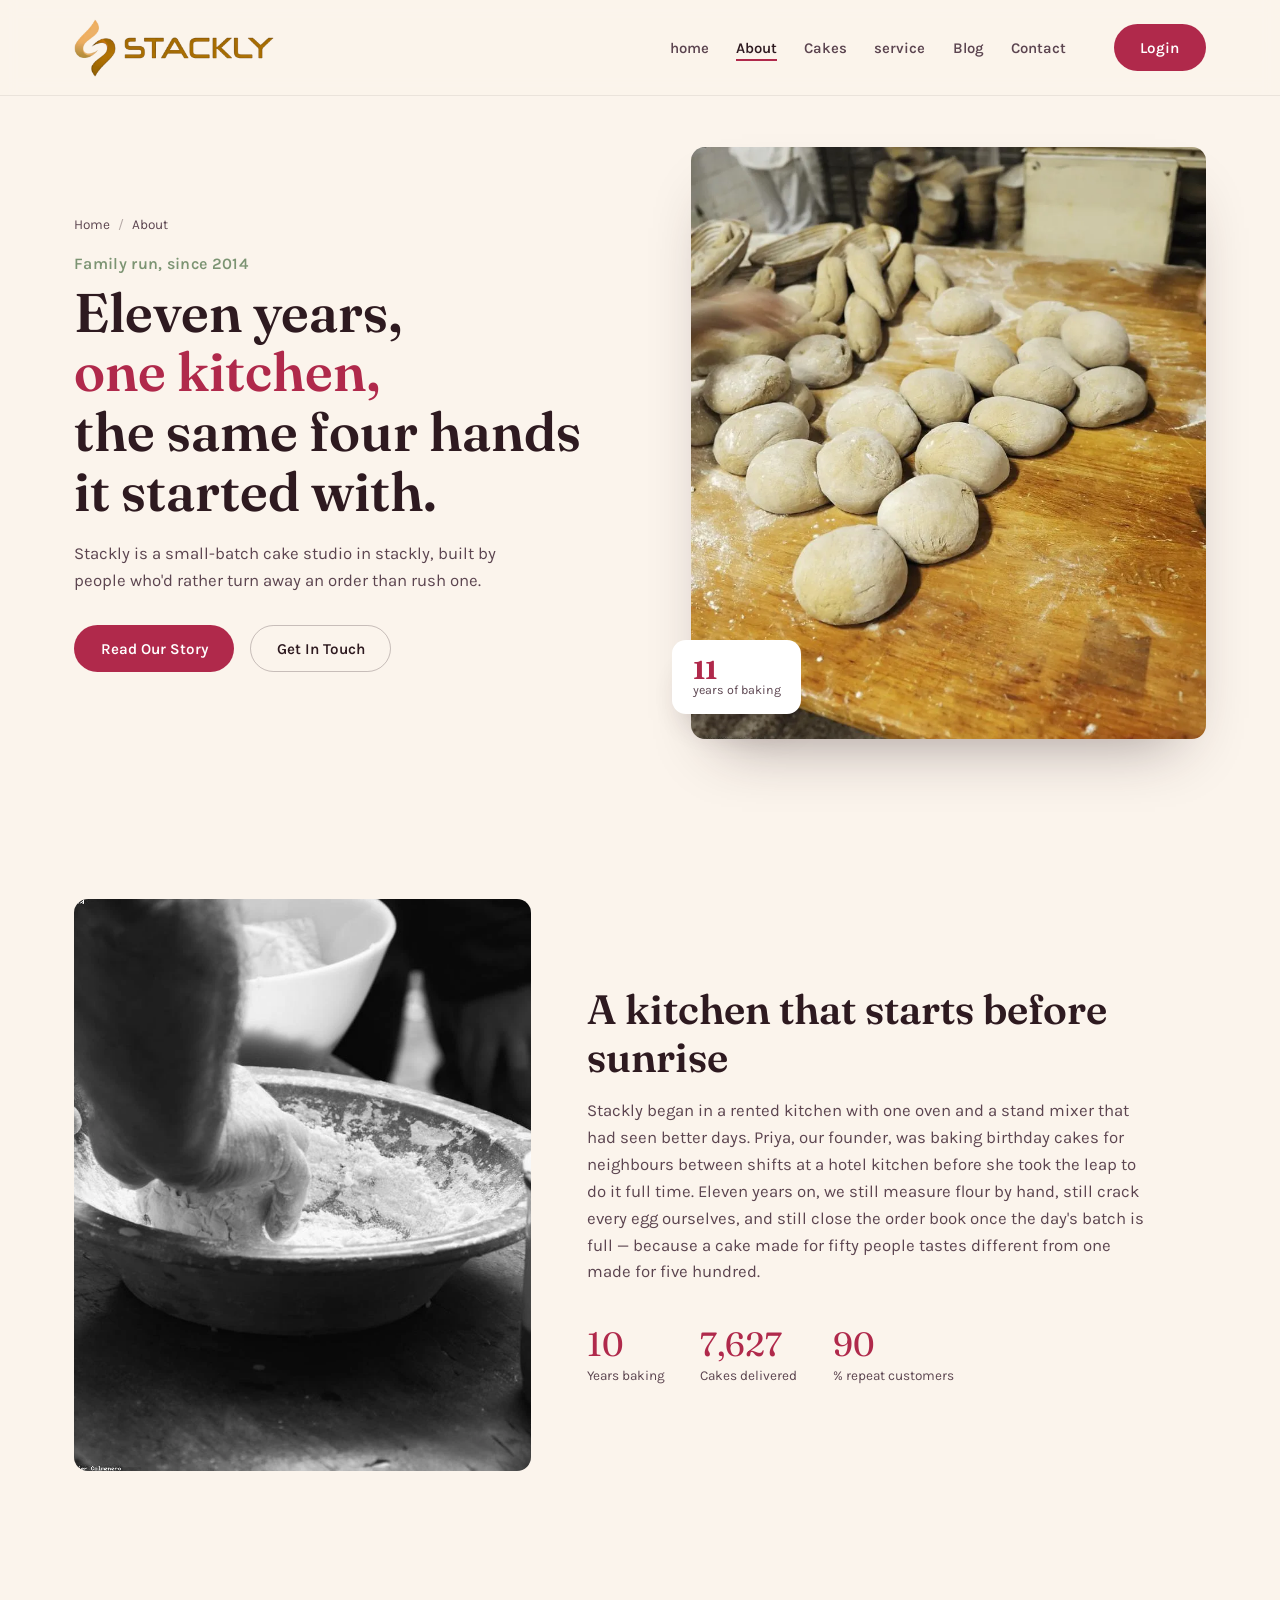
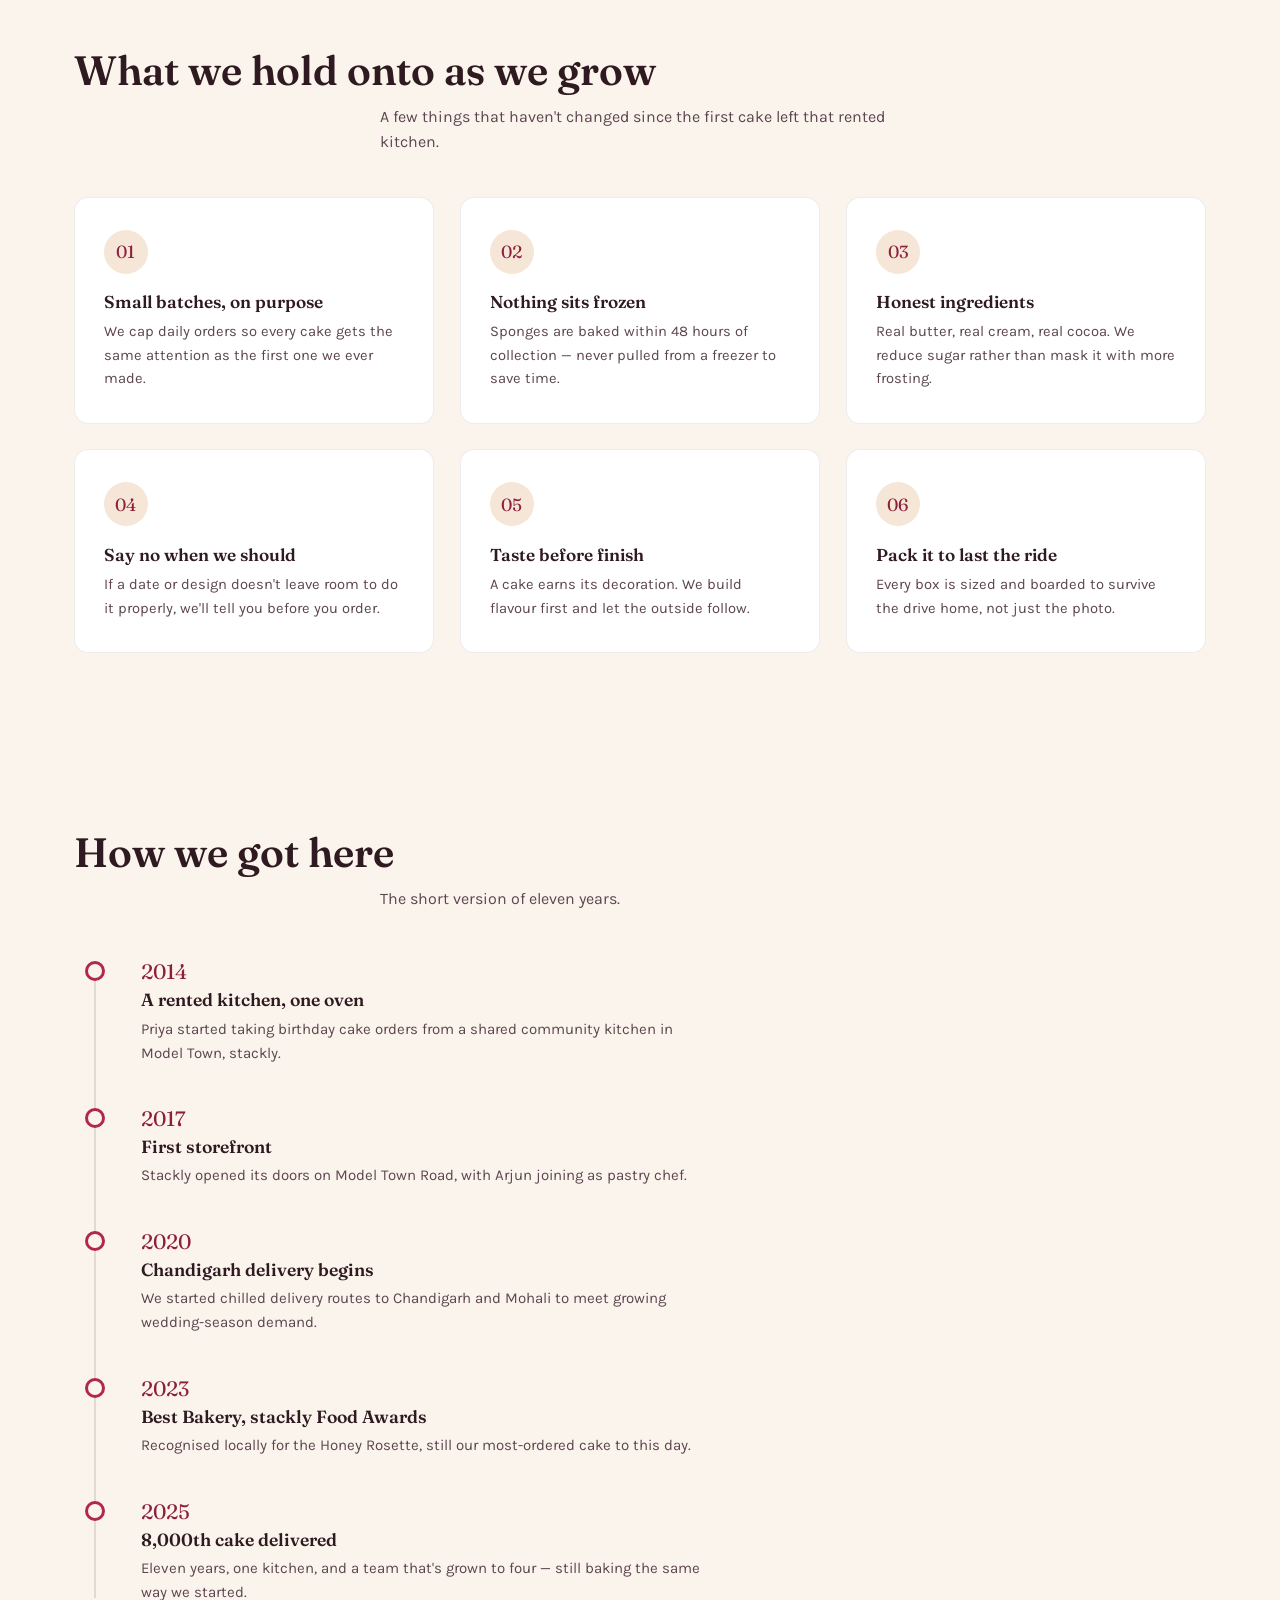
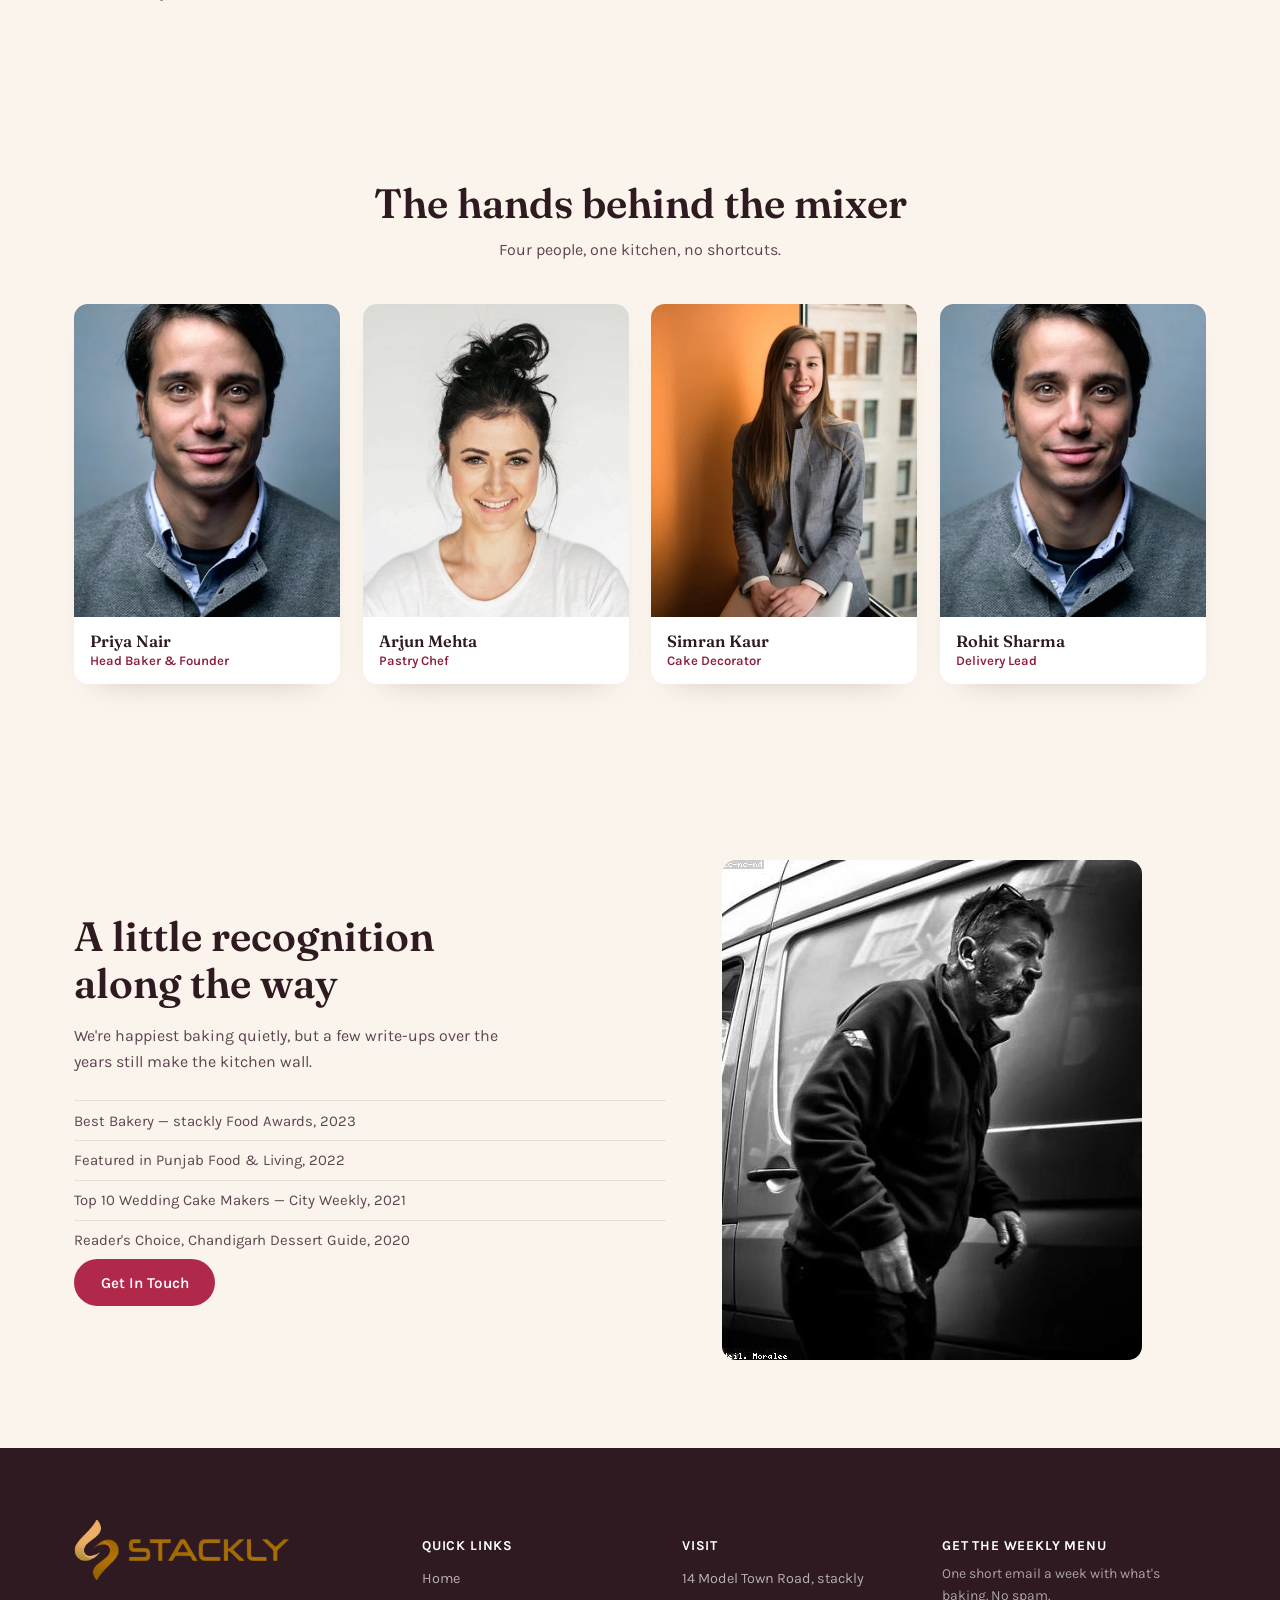
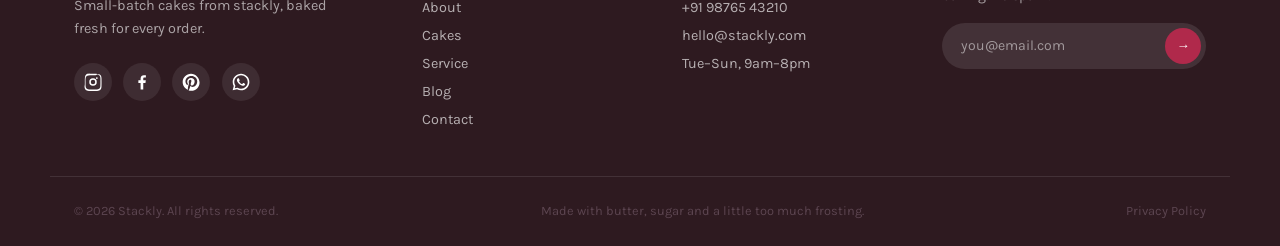
<file: about.html>
<!DOCTYPE html>
<html lang="en">
<head>
<meta charset="UTF-8">
<meta name="viewport" content="width=device-width, initial-scale=1.0">
<title>About Us — Stackly</title>
<link rel="preconnect" href="https://fonts.googleapis.com">
<link rel="preconnect" href="https://fonts.gstatic.com" crossorigin>
<link href="https://fonts.googleapis.com/css2?family=Fraunces:opsz,wght@9..144,400;9..144,500;9..144,600;9..144,700&family=Karla:wght@400;500;600;700&display=swap" rel="stylesheet">
<link rel="stylesheet" href="style.css">
<link rel="stylesheet" href="pages.css">
</head>
<body>

<!-- ===== HEADER ===== -->
<header class="site-header" id="siteHeader">
  <div class="header-inner">
    <a href="./index.html" class="brand"><img src="./logo/Untitled design.webp" alt=""></a>
    <nav class="main-nav" id="mainNav">
      <a href="./index.html">home</a>
      <a href="./about.html" class="active">About</a>
      <a href="./cakes.html">Cakes</a>
      <a href="./service.html">service</a>
      <a href="./blog.html">Blog</a>
      <a href="./contact.html">Contact</a>
    </nav>
    <a href="./login.html" class="btn btn-primary header-cta">Login</a>
    <button class="hamburger" id="hamburgerBtn" aria-label="Toggle menu" aria-expanded="false">
      <span></span><span></span><span></span>
    </button>
  </div>
</header>

<main id="top">

  <!-- ===== PAGE HERO ===== -->
  <section class="page-hero">
    <div class="hero-copy">
      <p class="breadcrumb"><a href="./index.html">Home</a> <span>/</span> About</p>
      <p class="hero-kicker">Family run, since 2014</p>
      <h1 class="hero-title">
        <span class="line">Eleven years,</span>
        <span class="line">one kitchen,</span>
        <span class="line">the same four hands</span>
        <span class="line">it started with.</span>
      </h1>
      <p class="hero-sub">Stackly is a small-batch cake studio in stackly, built by people who'd rather turn away an order than rush one.</p>
      <div class="hero-actions">
        <a href="./404.html" class="btn btn-primary">Read Our Story</a>
        <a href="./contact.html" class="btn btn-ghost">Get In Touch</a>
      </div>
    </div>
    <div class="hero-media">
      <img src="./src/about/image-2-compressed.webp" alt="Baker at work in the Stackly kitchen">
      <div class="hero-badge">
        <strong>11</strong>
        <span>years of baking</span>
      </div>
    </div>
  </section>

  <!-- ===== STORY (FULL) ===== -->
  <section id="story-full" class="story reveal" data-animate="fade-up">
    <div class="story-media">
      <img src="./src/about/image-3-compressed.webp" alt="Hands kneading dough covered in flour">
    </div>
    <div class="story-copy">
      <h2>A kitchen that starts before sunrise</h2>
      <p>Stackly began in a rented kitchen with one oven and a stand mixer that had seen better days. Priya, our founder, was baking birthday cakes for neighbours between shifts at a hotel kitchen before she took the leap to do it full time. Eleven years on, we still measure flour by hand, still crack every egg ourselves, and still close the order book once the day's batch is full — because a cake made for fifty people tastes different from one made for five hundred.</p>
      <div class="story-stats">
        <div class="stat" data-count="11"><span class="stat-num">0</span><span class="stat-label">Years baking</span></div>
        <div class="stat" data-count="8200"><span class="stat-num">0</span><span class="stat-label">Cakes delivered</span></div>
        <div class="stat" data-count="97"><span class="stat-num">0</span><span class="stat-label">% repeat customers</span></div>
      </div>
    </div>
  </section>

  <!-- ===== VALUES ===== -->
  <section id="values" class="values reveal" data-animate="stagger">
    <h2>What we hold onto as we grow</h2>
    <p class="section-sub">A few things that haven't changed since the first cake left that rented kitchen.</p>
    <div class="values-grid">
      <div class="value-card">
        <div class="value-mark">01</div>
        <h3>Small batches, on purpose</h3>
        <p>We cap daily orders so every cake gets the same attention as the first one we ever made.</p>
      </div>
      <div class="value-card">
        <div class="value-mark">02</div>
        <h3>Nothing sits frozen</h3>
        <p>Sponges are baked within 48 hours of collection — never pulled from a freezer to save time.</p>
      </div>
      <div class="value-card">
        <div class="value-mark">03</div>
        <h3>Honest ingredients</h3>
        <p>Real butter, real cream, real cocoa. We reduce sugar rather than mask it with more frosting.</p>
      </div>
      <div class="value-card">
        <div class="value-mark">04</div>
        <h3>Say no when we should</h3>
        <p>If a date or design doesn't leave room to do it properly, we'll tell you before you order.</p>
      </div>
      <div class="value-card">
        <div class="value-mark">05</div>
        <h3>Taste before finish</h3>
        <p>A cake earns its decoration. We build flavour first and let the outside follow.</p>
      </div>
      <div class="value-card">
        <div class="value-mark">06</div>
        <h3>Pack it to last the ride</h3>
        <p>Every box is sized and boarded to survive the drive home, not just the photo.</p>
      </div>
    </div>
  </section>

  <!-- ===== TIMELINE ===== -->
  <section id="timeline" class="timeline reveal" data-animate="fade-up">
    <h2>How we got here</h2>
    <p class="section-sub">The short version of eleven years.</p>
    <div class="timeline-list">
      <div class="timeline-item">
        <span class="timeline-dot"></span>
        <span class="timeline-year">2014</span>
        <h3>A rented kitchen, one oven</h3>
        <p>Priya started taking birthday cake orders from a shared community kitchen in Model Town, stackly.</p>
      </div>
      <div class="timeline-item">
        <span class="timeline-dot"></span>
        <span class="timeline-year">2017</span>
        <h3>First storefront</h3>
        <p>Stackly opened its doors on Model Town Road, with Arjun joining as pastry chef.</p>
      </div>
      <div class="timeline-item">
        <span class="timeline-dot"></span>
        <span class="timeline-year">2020</span>
        <h3>Chandigarh delivery begins</h3>
        <p>We started chilled delivery routes to Chandigarh and Mohali to meet growing wedding-season demand.</p>
      </div>
      <div class="timeline-item">
        <span class="timeline-dot"></span>
        <span class="timeline-year">2023</span>
        <h3>Best Bakery, stackly Food Awards</h3>
        <p>Recognised locally for the Honey Rosette, still our most-ordered cake to this day.</p>
      </div>
      <div class="timeline-item">
        <span class="timeline-dot"></span>
        <span class="timeline-year">2025</span>
        <h3>8,000th cake delivered</h3>
        <p>Eleven years, one kitchen, and a team that's grown to four — still baking the same way we started.</p>
      </div>
    </div>
  </section>

  <!-- ===== MEET THE BAKERS ===== -->
  <section id="team" class="team reveal" data-animate="stagger">
    <h2>The hands behind the mixer</h2>
    <p class="section-sub">Four people, one kitchen, no shortcuts.</p>
    <div class="team-grid">
      <article class="team-card">
        <img src="./src/team/image9-compressed.webp" alt="Priya Nair, head baker, smiling in the kitchen">
        <h3>Priya Nair</h3>
        <span>Head Baker &amp; Founder</span>
      </article>
      <article class="team-card">
        <img src="./src/team/image8-compressed.webp" alt="Arjun Mehta, pastry chef, piping a cake">
        <h3>Arjun Mehta</h3>
        <span>Pastry Chef</span>
      </article>
      <article class="team-card">
        <img src="./src/team/image10-compressed.webp" alt="Simran Kaur decorating a fondant cake">
        <h3>Simran Kaur</h3>
        <span>Cake Decorator</span>
      </article>
      <article class="team-card">
        <img src="./src/team/image9-compressed.webp" alt="Rohit Sharma loading a cake delivery box">
        <h3>Rohit Sharma</h3>
        <span>Delivery Lead</span>
      </article>
    </div>
  </section>

  <!-- ===== PRESS ===== -->
  <section id="press" class="press reveal" data-animate="fade-in">
    <div class="press-copy">
      <h2>A little recognition along the way</h2>
      <p>We're happiest baking quietly, but a few write-ups over the years still make the kitchen wall.</p>
      <ul class="press-list">
        <li>Best Bakery — stackly Food Awards, 2023</li>
        <li>Featured in Punjab Food &amp; Living, 2022</li>
        <li>Top 10 Wedding Cake Makers — City Weekly, 2021</li>
        <li>Reader's Choice, Chandigarh Dessert Guide, 2020</li>
      </ul>
      <a href="./contact.html" class="btn btn-primary">Get In Touch</a>
    </div>
    <div class="press-media">
      <img src="./src/about/image-7-compressed.webp" alt="Magazine clipping featuring Stackly">
    </div>
  </section>

</main>

<!-- ===== FOOTER ===== -->
<footer class="site-footer">
  <div class="footer-top">
    <div class="footer-brand">
      <a href="./index.html" class="brand"><img src="./logo/Untitled design.webp" alt="" style="width: 70%;"></a>
      <p>Small-batch cakes from stackly, baked fresh for every order.</p>
      <div class="social-icons">
        <a href="./404.html" aria-label="Instagram" class="social-icon"><svg viewBox="0 0 24 24" width="20" height="20"><path fill="currentColor" d="M12 2.2c3.2 0 3.6 0 4.9.07 1.2.06 2 .24 2.4.42.6.23 1 .5 1.5.99.5.5.75.9.98 1.5.18.4.36 1.2.42 2.4.06 1.3.07 1.7.07 4.9s0 3.6-.07 4.9c-.06 1.2-.24 2-.42 2.4-.23.6-.5 1-.98 1.5-.5.5-.9.75-1.5.98-.4.18-1.2.36-2.4.42-1.3.06-1.7.07-4.9.07s-3.6 0-4.9-.07c-1.2-.06-2-.24-2.4-.42-.6-.23-1-.5-1.5-.98-.5-.5-.75-.9-.98-1.5-.18-.4-.36-1.2-.42-2.4C2.2 15.6 2.2 15.2 2.2 12s0-3.6.07-4.9c.06-1.2.24-2 .42-2.4.23-.6.5-1 .98-1.5.5-.5.9-.75 1.5-.98.4-.18 1.2-.36 2.4-.42C8.4 2.2 8.8 2.2 12 2.2zm0 1.8c-3.15 0-3.52 0-4.76.07-1 .05-1.5.2-1.86.34-.47.18-.8.4-1.15.75-.35.35-.57.68-.75 1.15-.14.36-.3.86-.34 1.86C3.07 8.46 3.07 8.83 3.07 12s0 3.52.07 4.76c.05 1 .2 1.5.34 1.86.18.47.4.8.75 1.15.35.35.68.57 1.15.75.36.14.86.3 1.86.34 1.24.07 1.61.07 4.76.07s3.52 0 4.76-.07c1-.05 1.5-.2 1.86-.34.47-.18.8-.4 1.15-.75.35-.35.57-.68.75-1.15.14-.36.3-.86.34-1.86.07-1.24.07-1.61.07-4.76s0-3.52-.07-4.76c-.05-1-.2-1.5-.34-1.86a3 3 0 0 0-.75-1.15 3 3 0 0 0-1.15-.75c-.36-.14-.86-.3-1.86-.34C15.52 4 15.15 4 12 4zm0 3.5a4.5 4.5 0 1 1 0 9 4.5 4.5 0 0 1 0-9zm0 1.8a2.7 2.7 0 1 0 0 5.4 2.7 2.7 0 0 0 0-5.4zm5.65-2a1.05 1.05 0 1 1-2.1 0 1.05 1.05 0 0 1 2.1 0z"/></svg></a>
        <a href="./404.html" aria-label="Facebook" class="social-icon"><svg viewBox="0 0 24 24" width="20" height="20"><path fill="currentColor" d="M13.5 21v-7.9h2.66l.4-3.09H13.5V8.1c0-.9.25-1.5 1.53-1.5h1.63V3.9c-.28-.04-1.25-.12-2.38-.12-2.35 0-3.96 1.44-3.96 4.07v2.14H7.65v3.09h2.67V21h3.18z"/></svg></a>
        <a href="./404.html" aria-label="Pinterest" class="social-icon"><svg viewBox="0 0 24 24" width="20" height="20"><path fill="currentColor" d="M12 2C6.48 2 2 6.48 2 12c0 4.24 2.63 7.86 6.35 9.32-.09-.79-.17-2.01.03-2.88.19-.79 1.22-5.02 1.22-5.02s-.31-.62-.31-1.54c0-1.44.84-2.52 1.87-2.52.88 0 1.31.66 1.31 1.45 0 .88-.56 2.21-.85 3.44-.24 1.02.51 1.86 1.52 1.86 1.82 0 3.22-1.92 3.22-4.7 0-2.46-1.77-4.18-4.29-4.18-2.92 0-4.64 2.19-4.64 4.45 0 .88.34 1.83.76 2.34.08.1.1.19.07.29-.08.33-.26 1.02-.29 1.16-.05.19-.16.23-.37.14-1.38-.64-2.24-2.65-2.24-4.27 0-3.48 2.53-6.68 7.29-6.68 3.83 0 6.8 2.73 6.8 6.37 0 3.8-2.4 6.86-5.72 6.86-1.12 0-2.17-.58-2.53-1.27l-.69 2.62c-.25.96-.92 2.16-1.37 2.9.99.31 2.04.47 3.15.47 5.52 0 10-4.48 10-10S17.52 2 12 2z"/></svg></a>
        <a href="./404.html" aria-label="WhatsApp" class="social-icon"><svg viewBox="0 0 24 24" width="20" height="20"><path fill="currentColor" d="M12.02 2C6.5 2 2.03 6.47 2.03 12c0 1.77.46 3.45 1.28 4.93L2 22l5.2-1.36a9.9 9.9 0 0 0 4.82 1.23h.01c5.52 0 10-4.47 10-10S17.54 2 12.02 2zm0 18.1a8.1 8.1 0 0 1-4.13-1.13l-.3-.18-3.09.81.82-3-.19-.31A8.08 8.08 0 0 1 3.93 12c0-4.47 3.63-8.1 8.09-8.1 4.46 0 8.08 3.63 8.08 8.1 0 4.47-3.62 8.1-8.08 8.1zm4.44-6.06c-.24-.12-1.43-.7-1.65-.79-.22-.08-.38-.12-.55.12-.16.24-.63.79-.77.95-.14.16-.28.18-.52.06-.24-.12-1.02-.38-1.94-1.2-.72-.64-1.2-1.43-1.34-1.67-.14-.24-.02-.37.11-.49.11-.11.24-.28.36-.42.12-.14.16-.24.24-.4.08-.16.04-.3-.02-.42-.06-.12-.55-1.33-.76-1.82-.2-.48-.4-.42-.55-.42-.14 0-.3-.02-.46-.02s-.42.06-.64.3c-.22.24-.85.83-.85 2.02 0 1.19.87 2.34 1 2.5.12.16 1.7 2.6 4.13 3.64.58.25 1.03.4 1.38.51.58.18 1.11.16 1.53.1.47-.07 1.43-.58 1.63-1.15.2-.56.2-1.04.14-1.15-.06-.1-.22-.16-.46-.28z"/></svg></a>
      </div>
    </div>
   <div class="footer-links">
      <h4>Quick Links</h4>
      <a href="./index.html">Home</a>
      <a href="./about.html">About</a>
      <a href="./cakes.html">Cakes</a>
      <a href="./service.html">Service</a>
      <a href="./blog.html">Blog</a>
      <a href="./contact.html">Contact</a>
    </div>
    <div class="footer-links">
      <h4>Visit</h4>
      <a href="./contact.html">14 Model Town Road, stackly</a>
      <a href="tel:+919876543210">+91 98765 43210</a>
      <a href="mailto:hello@stackly.com">hello@stackly.com</a>
      <a href="./contact.html">Tue–Sun, 9am–8pm</a>
    </div>
    <div class="footer-newsletter">
      <h4>Get the weekly menu</h4>
      <p>One short email a week with what's baking. No spam.</p>
      <form class="mini-newsletter" id="footerForm">
        <input type="email" placeholder="you@email.com" required>
        <button type="submit" aria-label="Subscribe">&#8594;</button>
      </form>
    </div>
  </div>
  <div class="footer-bottom">
    <p>&copy; <span id="year"></span> Stackly. All rights reserved.</p>
    <p>Made with butter, sugar and a little too much frosting.</p>
    <p><a href="./404.html">Privacy Policy</a></p>
  </div>
  <button class="back-to-top" id="backToTop" aria-label="Back to top">&#8593;</button>
</footer>

<script src="script.js"></script>
<script src="pages.js"></script>
</body>
</html>
</file>
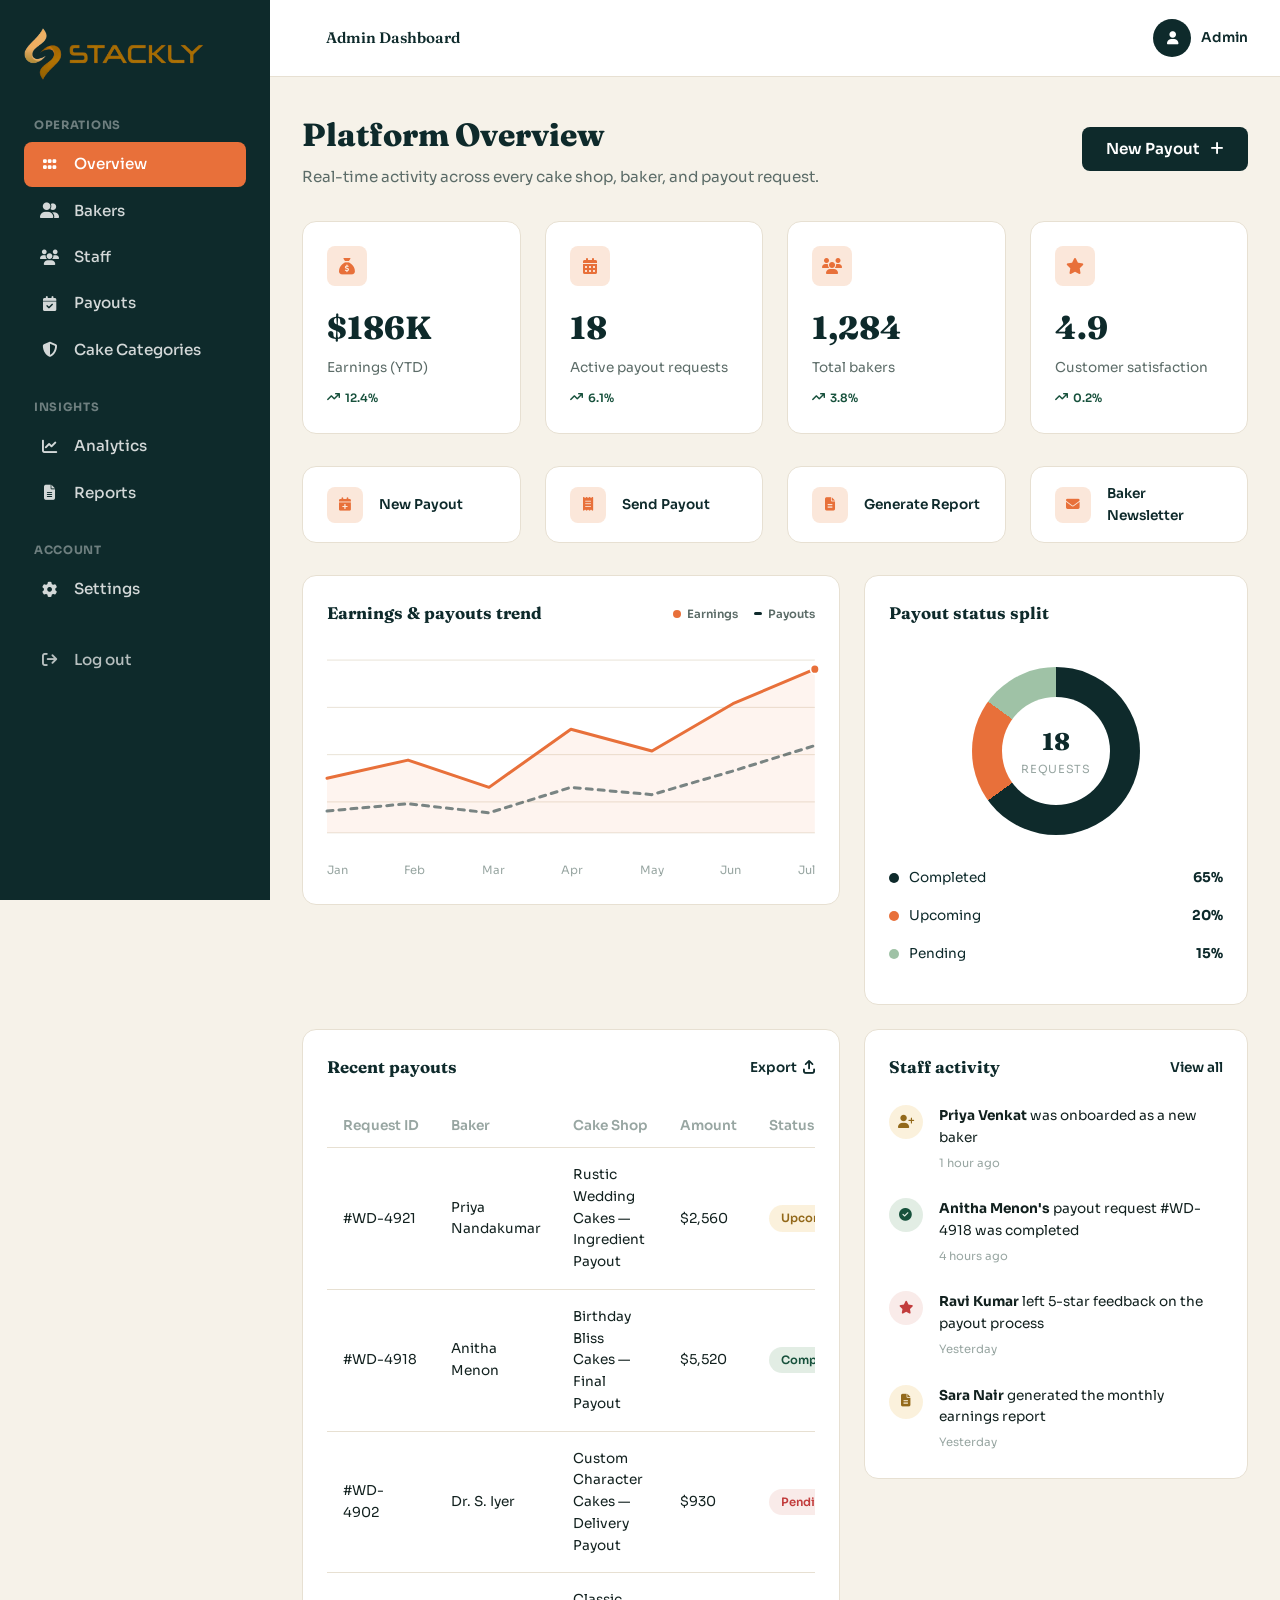
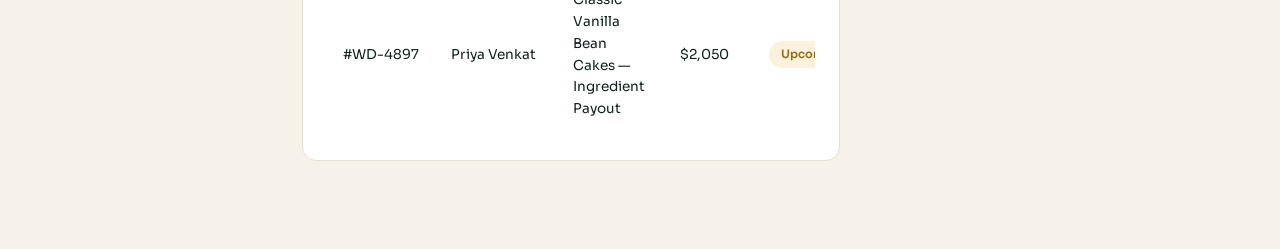
<file: admin.html>
<!DOCTYPE html>
<html lang="en">
<head>
    <meta charset="UTF-8" />
    <meta name="viewport" content="width=device-width, initial-scale=1.0" />
    <link rel="stylesheet" href="https://cdnjs.cloudflare.com/ajax/libs/font-awesome/6.7.2/css/all.min.css" />
    <link href="https://fonts.googleapis.com/css2?family=Fraunces:ital,opsz,wght@0,9..144,400;0,9..144,500;0,9..144,600;0,9..144,700;0,9..144,800;1,9..144,500&family=Sora:wght@400;500;600;700;800&display=swap" rel="stylesheet" />
    <title>Admin Dashboard — Velvet Crumb</title>
    <style>
/* =========================================================
   VELVET CRUMB ADMIN DASHBOARD — DESIGN SYSTEM / TOKENS
   (brand: ink teal + coral + seafoam)
========================================================= */

:root {
  /* ---- Brand colors (matches Velvet Crumb site palette) ---- */
  --primary: #0E2A2B;        /* ink teal — sidebar bg, headings, dark text */
  --primary-dark: #051615;   /* deeper ink for hovers/gradients */
  --secondary: #E8703A;      /* coral — CTAs, active nav, accents */
  --accent: #9FC2A6;         /* seafoam — tertiary chart/legend color */

  /* ---- Neutrals ---- */
  --white: #ffffff;
  --text-primary: #12211F;
  --text-secondary: #5C6C68;
  --text-light: #98A6A2;
  --border: #E7E0D2;
  --bg-body: #F6F2E9;
  --bg-section: #FBE7DA;

  /* ---- Shadows ---- */
  --shadow-sm: 0 4px 10px rgba(14, 42, 43, 0.06);
  --shadow-md: 0 12px 30px rgba(14, 42, 43, 0.10);
  --shadow-lg: 0 25px 60px rgba(14, 42, 43, 0.18);

  /* ---- Radius ---- */
  --radius-sm: 8px;
  --radius-md: 14px;
  --radius-full: 999px;

  /* ---- Spacing scale ---- */
  --space-xs: 6px;
  --space-sm: 10px;
  --space-md: 16px;
  --space-lg: 24px;
  --space-xl: 32px;
  --space-2xl: 48px;
  --space-3xl: 64px;

  /* ---- Typography scale ---- */
  --fs-xs: 0.85rem;
  --fs-sm: 0.95rem;
  --fs-md: 1.05rem;
  --fs-lg: 1.5rem;
  --fs-xl: 2rem;

  --fw-medium: 500;
  --fw-semibold: 600;
  --fw-bold: 700;
  --fw-extrabold: 800;

  --tracking-wide: 0.06em;
  --lh-body: 1.6;

  --font-primary: 'Fraunces', serif;
  --font-secondary: 'Sora', -apple-system, BlinkMacSystemFont, sans-serif;

  --transition: all 0.25s ease;
}

/* =========================================================
   RESET / BASE
========================================================= */
* { box-sizing: border-box; margin: 0; padding: 0; }
html { scroll-behavior: smooth; }
body {
  font-family: var(--font-secondary);
  color: var(--text-primary);
  line-height: var(--lh-body);
  -webkit-font-smoothing: antialiased;
}
img { max-width: 100%; display: block; }
a { text-decoration: none; color: inherit; }
ul { list-style: none; }
button { font-family: inherit; cursor: pointer; border: none; background: none; }
input, select, textarea { font-family: inherit; }

::-webkit-scrollbar { width: 8px; height: 8px; }
::-webkit-scrollbar-thumb { background: rgba(232, 112, 58, 0.3); border-radius: 8px; }
::-webkit-scrollbar-track { background: transparent; }

/* =========================================================
   SIDEBAR BRAND LOCKUP (Velvet Crumb logo)
========================================================= */

        .logo {
            display: flex;
            align-items: center;
            gap: .6em;
            font-family: var(--font-primary);
            font-weight: var(--fw-semibold);
            font-size: 1.3rem;
            color: var(--white);
            width: 180px;
            height: 60px;
        }
        .logo img{
            width: 100%;
            height: 100%;
            object-fit: cover;
        }

/* ========== DASHBOARD SHELL ========== */

.dashboard-body{
    background: var(--bg-body);
}

.dash-shell{
    display: flex;
    min-height: 100vh;
}

/* ========== SIDEBAR ========== */

.sidebar{
    width: 270px;
    height: 100vh;
    flex-shrink: 0;
    background: var(--primary);
    position: sticky;
    top: 0;
    display: flex;
    flex-direction: column;
    padding: var(--space-lg) var(--space-lg) var(--space-xl);
    z-index: 200;
    transition: var(--transition);
}

.sidebar-top{
    display: flex;
    align-items: center;
    justify-content: space-between;
    margin-bottom: var(--space-xl);
}
.sidebar-close{
    display: none;
    background: none;
    border: none;
    color: var(--white);
    font-size: var(--fs-lg);
    cursor: pointer;
}

.sidebar-user{
    display: none;
    align-items: center;
    gap: var(--space-md);
    padding: var(--space-md);
    background: rgba(255,255,255,.06);
    border-radius: var(--radius-md);
    margin-bottom: var(--space-xl);
}
.sidebar-avatar{
    width: 42px;
    height: 42px;
    border-radius: var(--radius-full);
    background: var(--secondary);
    color: var(--white);
    display: flex;
    align-items: center;
    justify-content: center;
    font-family: var(--font-primary);
    font-weight: var(--fw-bold);
    font-size: var(--fs-sm);
    flex-shrink: 0;
}
.sidebar-user-name{
    color: var(--white);
    font-family: var(--font-secondary);
    font-weight: var(--fw-semibold);
    font-size: var(--fs-sm);
}
.sidebar-user-email{
    color: rgba(255,255,255,.55);
    font-size: .78rem;
    font-family: var(--font-secondary);
    overflow: hidden;
    text-overflow: ellipsis;
    white-space: nowrap;
}

.sidebar-nav{
    display: flex;
    flex-direction: column;
    gap: 2px;
    overflow-y: auto;
}
.nav-label{
    color: rgba(255, 255, 255, .4);
    font-family: var(--font-secondary);
    font-size: .72rem;
    font-weight: var(--fw-bold);
    text-transform: uppercase;
    letter-spacing: var(--tracking-wide);
    margin: var(--space-lg) 0 var(--space-xs) var(--space-sm);
}
.nav-label:first-child{ margin-top: 0; }

.nav-link{
    display: flex;
    align-items: center;
    gap: var(--space-md);
    color: rgba(255, 255, 255, .82);
    text-decoration: none;
    font-family: var(--font-secondary);
    font-weight: var(--fw-medium);
    font-size: var(--fs-sm);
    padding: var(--space-sm) var(--space-md);
    border-radius: var(--radius-sm);
    position: relative;
    transition: var(--transition);
}
.nav-link i{
    width: 18px;
    text-align: center;
    font-size: .95rem;
}
.nav-link:hover{
    background: rgba(255,255,255,.08);
    color: var(--white);
}
.nav-link.active{
    background: var(--secondary);
    color: var(--white);
}
.nav-link-danger{
    margin-top: var(--space-lg);
    color: rgba(255,255,255,.7);
}
.nav-link-danger:hover{
    background: rgba(198,57,46,.18);
    color: #ffb3ab;
}

.sidebar-overlay{
    display: none;
    position: fixed;
    inset: 0;
    background: rgba(14,42,43,.5);
    z-index: 190;
}

/* ========== MAIN ========== */

.dash-main{
    flex: 1;
    min-width: 0;
    display: flex;
    flex-direction: column;
}

.topbar{
    position: sticky;
    top: 0;
    z-index: 100;
    background: var(--white);
    border-bottom: 1px solid var(--border);
    display: flex;
    align-items: center;
    gap: var(--space-lg);
    padding: var(--space-md) var(--space-xl);
}

.menu-toggle{
    display: none;
    background: none;
    border: none;
    color: var(--primary);
    font-size: var(--fs-lg);
    cursor: pointer;
}

.topbar-search{
    flex: 1;
    display: flex;
    align-items: center;
    gap: var(--space-sm);
    padding: var(--space-sm) var(--space-lg);
    color: var(--primary);
    font-family: var(--font-primary);
    font-weight: var(--fw-semibold);
    font-size: var(--fs-sm);
}
.topbar-search input{
    border: none;
    outline: none;
    background: transparent;
    font-family: var(--font-secondary);
    font-size: var(--fs-sm);
    color: var(--primary);
    width: 100%;
}

.topbar-actions{
    margin-left: auto;
    display: flex;
    align-items: center;
    gap: var(--space-lg);
}

.icon-btn{
    display: flex;
    position: relative;
    width: 40px;
    height: 40px;
    border-radius: var(--radius-full);
    border: 1px solid var(--border);
    background: var(--white);
    color: var(--primary);
    cursor: pointer;
    align-items: center;
    justify-content: center;
    transition: var(--transition);
}
.icon-btn:hover{
    background: var(--bg-section);
}
.notif-dot{
    position: absolute;
    top: 8px;
    right: 9px;
    width: 7px;
    height: 7px;
    border-radius: 50%;
    background: var(--secondary);
}

.topbar-user{
    display: flex;
    align-items: center;
    gap: var(--space-sm);
    cursor: pointer;
}
.topbar-avatar{
    width: 38px;
    height: 38px;
    border-radius: var(--radius-full);
    background: var(--primary);
    color: var(--white);
    display: flex;
    align-items: center;
    justify-content: center;
    font-family: var(--font-primary);
    font-weight: var(--fw-bold);
    font-size: .82rem;
}
.topbar-user-name{
    font-family: var(--font-secondary);
    font-weight: var(--fw-semibold);
    font-size: var(--fs-xs);
    color: var(--primary);
}
.topbar-user-email{
    font-family: var(--font-secondary);
    font-size: .74rem;
    color: var(--text-light);
}
.topbar-user > i{
    display: none;
    color: var(--text-light);
    font-size: .75rem;
}

/* ========== SECTIONS ========== */

.dash-section{
    display: none;
    padding: var(--space-xl) var(--space-xl) var(--space-3xl);
    animation: fadeSlideIn .4s ease;
}
.dash-section.active{
    display: block;
}

@keyframes fadeSlideIn{
    from{ opacity: 0; transform: translateY(12px); }
    to{ opacity: 1; transform: translateY(0); }
}

.section-head{
    display: flex;
    align-items: center;
    justify-content: space-between;
    gap: var(--space-lg);
    flex-wrap: wrap;
    margin-bottom: var(--space-xl);
}
.section-head h1{
    font-family: var(--font-primary);
    font-size: var(--fs-xl);
    color: var(--primary);
    font-weight: var(--fw-extrabold);
}
.section-sub{
    font-family: var(--font-secondary);
    color: var(--text-secondary);
    font-size: var(--fs-sm);
    margin-top: 4px;
}

.btn-primary{
    display: inline-flex;
    align-items: center;
    gap: var(--space-sm);
    background: var(--primary);
    color: var(--white);
    font-weight: var(--fw-semibold);
    font-size: var(--fs-sm);
    text-decoration: none;
    padding: var(--space-sm) var(--space-lg);
    border-radius: var(--radius-sm);
    border: none;
    cursor: pointer;
    transition: var(--transition);
}
.btn-primary:hover{
    background: var(--secondary);
    transform: translateY(-2px);
}

/* ========== KPI CARDS ========== */

.kpi-grid{
    display: grid;
    grid-template-columns: repeat(4, 1fr);
    gap: var(--space-lg);
    margin-bottom: var(--space-xl);
}
.kpi-card{
    background: var(--white);
    border: 1px solid var(--border);
    border-radius: var(--radius-md);
    padding: var(--space-lg);
    transition: var(--transition);
    animation: fadeSlideIn .5s ease backwards;
}
.kpi-card:nth-child(2){ animation-delay: .05s; }
.kpi-card:nth-child(3){ animation-delay: .1s; }
.kpi-card:nth-child(4){ animation-delay: .15s; }
.kpi-card:hover{
    box-shadow: var(--shadow-md);
    transform: translateY(-4px);
}
.kpi-icon{
    width: 40px;
    height: 40px;
    border-radius: var(--radius-sm);
    background: var(--bg-section);
    color: var(--secondary);
    display: flex;
    align-items: center;
    justify-content: center;
    margin-bottom: var(--space-md);
}
.kpi-card h3{
    font-family: var(--font-primary);
    font-size: var(--fs-xl);
    color: var(--primary);
    font-weight: var(--fw-extrabold);
}
.kpi-card p{
    font-family: var(--font-secondary);
    color: var(--text-secondary);
    font-size: var(--fs-xs);
    margin-top: 4px;
}
.kpi-trend{
    display: inline-flex;
    align-items: center;
    gap: 5px;
    margin-top: var(--space-sm);
    font-family: var(--font-secondary);
    font-weight: var(--fw-semibold);
    font-size: .72rem;
}
.kpi-trend-up{ color: #17513c; }
.kpi-trend-down{ color: #c23c3c; }

/* ========== PANEL / TABLE ========== */

.panel{
    background: var(--white);
    border: 1px solid var(--border);
    border-radius: var(--radius-md);
    padding: var(--space-lg);
    min-width: 0;
    height: auto;
}
.panel-head{
    display: flex;
    align-items: center;
    justify-content: space-between;
    gap: var(--space-md);
    flex-wrap: wrap;
    margin-bottom: var(--space-lg);
}
.panel-head h2{
    font-family: var(--font-primary);
    font-size: var(--fs-md);
    color: var(--primary);
    font-weight: var(--fw-bold);
}
.panel-head-actions{
    display: flex;
    align-items: center;
    gap: var(--space-md);
}
.link-read{
    font-family: var(--font-secondary);
    color: var(--primary);
    font-weight: var(--fw-semibold);
    font-size: var(--fs-xs);
    text-decoration: none;
    display: inline-flex;
    align-items: center;
    gap: 6px;
}
.link-read:hover{ color: var(--secondary); }

.table-wrap{ overflow-x: auto; -webkit-overflow-scrolling: touch; }
table{
    width: 100%;
    border-collapse: collapse;
    font-family: var(--font-secondary);
    font-size: var(--fs-xs);
    min-width: 560px;
}
thead th{
    text-align: left;
    color: var(--text-light);
    font-weight: var(--fw-semibold);
    padding: var(--space-sm) var(--space-md);
    border-bottom: 1px solid var(--border);
    white-space: nowrap;
}
tbody td{
    padding: var(--space-md);
    color: var(--text-primary);
    border-bottom: 1px solid var(--border);
}
tbody tr:last-child td{ border-bottom: none; }
tbody tr{ transition: var(--transition); }
tbody tr:hover{ background: var(--bg-body); }

.status{
    display: inline-block;
    padding: 4px 12px;
    border-radius: var(--radius-full);
    font-weight: var(--fw-semibold);
    font-size: .72rem;
    white-space: nowrap;
}
.status-transit{ background: rgba(232,176,61,.18); color: #93691a; }
.status-delivered{ background: rgba(159,194,166,.3); color: #17513c; }
.status-pending{ background: rgba(198,57,46,.1); color: #c23c3c; }

/* ========== TEAM (dashboard view) ========== */

.team-dash-grid{
    display: grid;
    grid-template-columns: repeat(4, 1fr);
    gap: var(--space-lg);
}
.team-dash-card{
    background: var(--white);
    border: 1px solid var(--border);
    border-radius: var(--radius-md);
    padding: var(--space-xl) var(--space-lg);
    text-align: center;
    transition: var(--transition);
}
.team-dash-card:hover{
    box-shadow: var(--shadow-md);
    transform: translateY(-4px);
}
.team-dash-avatar{
    width: 56px;
    height: 56px;
    border-radius: var(--radius-full);
    background: var(--primary);
    color: var(--white);
    display: flex;
    align-items: center;
    justify-content: center;
    font-family: var(--font-primary);
    font-weight: var(--fw-bold);
    margin: 0 auto var(--space-md);
}
.team-dash-card h3{
    font-family: var(--font-primary);
    color: var(--primary);
    font-size: var(--fs-sm);
    font-weight: var(--fw-bold);
}
.team-dash-card p{
    font-family: var(--font-secondary);
    color: var(--text-secondary);
    font-size: var(--fs-xs);
    margin: 4px 0 var(--space-md);
}

/* ========== BADGES ========== */

.role-badge{
    display: inline-block;
    padding: 4px 12px;
    border-radius: var(--radius-full);
    font-weight: var(--fw-semibold);
    font-size: .72rem;
    font-family: var(--font-secondary);
}
.role-admin{ background: rgba(232,112,58,.14); color: #b3491f; }
.role-customer{ background: rgba(92,108,104,.1); color: var(--text-secondary); }

.sidebar-user .role-badge{
    margin-left: auto;
    flex-shrink: 0;
}

/* ========== CONTENT GRID (2-col panel layout) ========== */

.content-grid{
    display: grid;
    width: 100%;
    grid-template-columns: 1.4fr 1fr;
    gap: var(--space-lg);
    align-items: start;
    margin-bottom: var(--space-lg);
}

/* ========== QUICK ACTIONS ========== */

.quick-actions{
    display: grid;
    grid-template-columns: repeat(4, 1fr);
    gap: var(--space-lg);
    margin-bottom: var(--space-xl);
}
.quick-action{
    display: flex;
    align-items: center;
    gap: var(--space-md);
    background: var(--white);
    border: 1px solid var(--border);
    border-radius: var(--radius-md);
    padding: var(--space-md) var(--space-lg);
    text-decoration: none;
    color: var(--primary);
    font-family: var(--font-secondary);
    font-weight: var(--fw-semibold);
    font-size: var(--fs-xs);
    transition: var(--transition);
}
.quick-action:hover{
    border-color: var(--secondary);
    box-shadow: var(--shadow-sm);
    transform: translateY(-3px);
}
.quick-action-icon{
    width: 36px;
    height: 36px;
    border-radius: var(--radius-sm);
    background: var(--bg-section);
    color: var(--secondary);
    display: flex;
    align-items: center;
    justify-content: center;
    flex-shrink: 0;
}

/* ========== ACTIVITY FEED ========== */

.activity-feed{
    list-style: none;
    display: flex;
    flex-direction: column;
    gap: var(--space-lg);
}
.activity-item{
    display: flex;
    gap: var(--space-md);
    align-items: flex-start;
}
.activity-item p{
    font-family: var(--font-secondary);
    font-size: var(--fs-xs);
    color: var(--text-primary);
    line-height: var(--lh-body);
}
.activity-time{
    font-size: .72rem;
    color: var(--text-light);
    font-family: var(--font-secondary);
}
.activity-icon{
    width: 34px;
    height: 34px;
    border-radius: 50%;
    display: flex;
    align-items: center;
    justify-content: center;
    flex-shrink: 0;
    font-size: .8rem;
}
.activity-icon-transit{ background: rgba(232,176,61,.18); color: #93691a; }
.activity-icon-delivered{ background: rgba(159,194,166,.3); color: #17513c; }
.activity-icon-pending{ background: rgba(198,57,46,.1); color: #c23c3c; }

/* ========== EXTRA KPI + filter tabs ========== */

.kpi-grid-3{ grid-template-columns: repeat(3, 1fr); }

.filter-tabs{
    display: flex;
    gap: var(--space-sm);
    flex-wrap: wrap;
    margin-bottom: var(--space-lg);
    overflow-x: auto;
    -webkit-overflow-scrolling: touch;
    padding-bottom: 2px;
}
.filter-tab{
    background: var(--white);
    border: 1px solid var(--border);
    color: var(--text-secondary);
    font-family: var(--font-secondary);
    font-weight: var(--fw-semibold);
    font-size: var(--fs-xs);
    padding: var(--space-xs) var(--space-lg);
    border-radius: var(--radius-full);
    cursor: pointer;
    transition: var(--transition);
    white-space: nowrap;
    flex-shrink: 0;
}
.filter-tab:hover{ border-color: var(--secondary); color: var(--secondary); }
.filter-tab.active{ background: var(--primary); border-color: var(--primary); color: var(--white); }

/* ========== BAR CHART ========== */

.bar-chart{
    display: flex;
    align-items: flex-end;
    gap: var(--space-lg);
    height: 200px;
    padding-top: var(--space-lg);
}
.bar-col{
    flex: 1;
    display: flex;
    flex-direction: column;
    align-items: center;
    height: 100%;
    justify-content: flex-end;
    gap: var(--space-sm);
}
.bar{
    width: 100%;
    max-width: 34px;
    height: var(--h, 40%);
    background: var(--bg-section);
    border-radius: 6px 6px 0 0;
    transition: var(--transition);
    animation: growUp .6s ease backwards;
}
.bar-current{ background: var(--secondary); }
.bar-col label{
    font-family: var(--font-secondary);
    font-size: .72rem;
    color: var(--text-light);
}
@keyframes growUp{
    from{ transform: scaleY(0); transform-origin: bottom; }
    to{ transform: scaleY(1); transform-origin: bottom; }
}

/* ========== LEGEND ========== */

.legend-list{
    list-style: none;
    display: flex;
    flex-direction: column;
    gap: var(--space-md);
    margin-bottom: var(--space-lg);
    font-family: var(--font-secondary);
    font-size: var(--fs-xs);
    color: var(--primary);
}
.legend-list li{
    display: flex;
    align-items: center;
    gap: var(--space-sm);
}
.legend-list li strong{ margin-left: auto; }
.legend-dot{
    width: 10px;
    height: 10px;
    border-radius: 50%;
    background: var(--c);
    flex-shrink: 0;
}
.legend-bar{
    display: flex;
    height: 10px;
    border-radius: var(--radius-full);
    overflow: hidden;
}
.legend-bar span{
    width: var(--w);
    background: var(--c);
}

/* ========== OVERVIEW CHARTS (line + donut) ========== */

.overview-charts{
    margin-top: var(--space-lg);
}

.chart-legend-inline{
    display: inline-flex;
    align-items: center;
    gap: 6px;
    font-family: var(--font-secondary);
    font-weight: var(--fw-semibold);
    font-size: .72rem;
    color: var(--text-secondary);
}
.dot-swatch{
    width: 8px;
    height: 8px;
    border-radius: 50%;
    background: var(--c);
    flex-shrink: 0;
}
.dot-swatch-line{
    border-radius: 2px;
    height: 3px;
}

.line-chart-wrap{
    width: 100%;
}
.line-chart{
    width: 100%;
    height: 200px;
    display: block;
    overflow: visible;
}
.line-chart-grid line{
    stroke: var(--border);
    stroke-width: 1;
}
.line-chart-area{
    fill: rgba(232,112,58,.08);
    stroke: none;
}
.line-chart-path{
    fill: none;
    stroke-width: 3;
    stroke-linecap: round;
    stroke-linejoin: round;
    vector-effect: non-scaling-stroke;
}
.line-chart-path-revenue{
    stroke: var(--secondary);
}
.line-chart-path-orders{
    stroke: var(--primary);
    stroke-dasharray: 6 6;
    opacity: .55;
}
.line-chart-dots circle{
    fill: var(--secondary);
    stroke: var(--white);
    stroke-width: 2;
}
.line-chart-labels{
    display: flex;
    justify-content: space-between;
    margin-top: var(--space-sm);
    font-family: var(--font-secondary);
    font-size: .72rem;
    color: var(--text-light);
}

.donut-wrap{
    display: flex;
    align-items: center;
    gap: var(--space-xl);
    flex-wrap: wrap;
    justify-content: center;
    padding: var(--space-md) 0;
}
.donut-chart{
    --p1: 65;
    --p2: 20;
    --p3: 15;
    position: relative;
    width: 168px;
    height: 168px;
    border-radius: 50%;
    flex-shrink: 0;
    background: conic-gradient(
        var(--primary) 0% calc(var(--p1) * 1%),
        var(--secondary) calc(var(--p1) * 1%) calc((var(--p1) + var(--p2)) * 1%),
        var(--accent) calc((var(--p1) + var(--p2)) * 1%) 100%
    );
    display: flex;
    align-items: center;
    justify-content: center;
    animation: donutIn .7s ease backwards;
}
@keyframes donutIn{
    from{ opacity: 0; transform: scale(.85) rotate(-30deg); }
    to{ opacity: 1; transform: scale(1) rotate(0); }
}
.donut-center{
    width: 108px;
    height: 108px;
    border-radius: 50%;
    background: var(--white);
    display: flex;
    flex-direction: column;
    align-items: center;
    justify-content: center;
    text-align: center;
}
.donut-center strong{
    font-family: var(--font-primary);
    font-size: var(--fs-lg);
    color: var(--primary);
    font-weight: var(--fw-extrabold);
}
.donut-center span{
    font-family: var(--font-secondary);
    font-size: .7rem;
    color: var(--text-light);
    text-transform: uppercase;
    letter-spacing: var(--tracking-wide);
}
.donut-legend{
    margin-bottom: 0;
    min-width: 140px;
    flex: 1;
}

/* ========== SETTINGS FORM ========== */

.form-grid{
    display: grid;
    grid-template-columns: 1fr 1fr;
    gap: var(--space-lg);
    margin-bottom: var(--space-xl);
}
.settings-form .field{
    display: flex;
    flex-direction: column;
    gap: var(--space-xs);
}
.settings-form label{
    font-family: var(--font-secondary);
    font-weight: var(--fw-semibold);
    font-size: var(--fs-xs);
    color: var(--primary);
}
.settings-form input{
    padding: var(--space-sm) var(--space-md);
    border: 1px solid var(--border);
    border-radius: var(--radius-sm);
    background: var(--bg-body);
    font-family: var(--font-secondary);
    font-size: var(--fs-sm);
    color: var(--primary);
    width: 100%;
}
.settings-form input:focus{ outline: 2px solid var(--secondary); background: var(--white); }
.settings-form input:disabled{ color: var(--text-light); cursor: not-allowed; }

.toggle-row{
    display: flex;
    align-items: center;
    justify-content: space-between;
    gap: var(--space-lg);
    padding: var(--space-md) 0;
    border-bottom: 1px solid var(--border);
}
.toggle-row:last-child{ border-bottom: none; }
.toggle-title{
    font-family: var(--font-secondary);
    font-weight: var(--fw-semibold);
    font-size: var(--fs-xs);
    color: var(--primary);
}
.toggle-sub{
    font-family: var(--font-secondary);
    font-size: .74rem;
    color: var(--text-light);
    margin-top: 2px;
}

.switch{
    position: relative;
    display: inline-block;
    width: 42px;
    height: 24px;
    flex-shrink: 0;
}
.switch input{ opacity: 0; width: 0; height: 0; }
.slider{
    position: absolute;
    inset: 0;
    background: var(--border);
    border-radius: var(--radius-full);
    cursor: pointer;
    transition: var(--transition);
}
.slider::before{
    content: "";
    position: absolute;
    width: 18px;
    height: 18px;
    left: 3px;
    top: 3px;
    background: var(--white);
    border-radius: 50%;
    transition: var(--transition);
}
.switch input:checked + .slider{ background: var(--secondary); }
.switch input:checked + .slider::before{ transform: translateX(18px); }

/* ========== EMPTY STATE ========== */

.empty-state{
    text-align: center;
    padding: var(--space-3xl) var(--space-lg);
}
.empty-state i{
    font-size: 2rem;
    color: var(--border);
    margin-bottom: var(--space-md);
}
.empty-state p{
    font-family: var(--font-secondary);
    color: var(--text-secondary);
    margin-bottom: var(--space-lg);
}

/* ========================================================= */
/* ========== RESPONSIVE (mobile-first overrides) ========== */
/* ========================================================= */

@media (max-width: 1200px){
    .sidebar{ width: 232px; }
}

@media (max-width: 1024px){
    .kpi-grid{ grid-template-columns: repeat(2, 1fr); }
    .team-dash-grid{ grid-template-columns: repeat(2, 1fr); }
    .content-grid{ grid-template-columns: 1fr; }
    .quick-actions{ grid-template-columns: repeat(2, 1fr); }
    .kpi-grid-3{ grid-template-columns: 1fr 1fr; }
    .form-grid{ grid-template-columns: 1fr; }
    .donut-wrap{ justify-content: flex-start; }
}

@media (max-width: 900px){
    .sidebar{
        position: fixed;
        left: 0;
        top: 0;
        height: 100vh;
        width: min(280px, 82vw);
        transform: translateX(-100%);
        box-shadow: var(--shadow-lg);
    }
    .sidebar.open{
        transform: translateX(0);
    }
    .sidebar-close{ display: block; }
    .sidebar-overlay.show{ display: block; }
    .menu-toggle{ display: flex; align-items: center; justify-content: center; }
    .topbar-search{ display: none; }
    .topbar{ gap: var(--space-md); }
}

@media (max-width: 640px){
    .kpi-grid{ grid-template-columns: 1fr 1fr; gap: var(--space-md); }
    .kpi-card{ padding: var(--space-md); }
    .kpi-card h3{ font-size: var(--fs-lg); }
    .team-dash-grid{ grid-template-columns: 1fr; }
    .kpi-grid-3{ grid-template-columns: 1fr; }
    .section-head{ flex-direction: column; align-items: flex-start; }
    .section-head .btn-primary{ width: 100%; justify-content: center; }
    .topbar{ padding: var(--space-md); }
    .dash-section{ padding: var(--space-lg) var(--space-md) var(--space-2xl); }
    .quick-actions{ grid-template-columns: 1fr 1fr; gap: var(--space-sm); }
    .quick-action{ padding: var(--space-sm) var(--space-md); font-size: .72rem; }
    .quick-action-icon{ width: 30px; height: 30px; }
    .panel{ padding: var(--space-md); }
    .panel-head{ margin-bottom: var(--space-md); }
    .bar-chart{ height: 160px; gap: var(--space-sm); }
    .line-chart{ height: 160px; }
    .donut-wrap{ flex-direction: column; align-items: center; text-align: center; gap: var(--space-lg); }
    .donut-chart{ width: 140px; height: 140px; }
    .donut-center{ width: 92px; height: 92px; }
    .donut-legend{ width: 100%; }
    .topbar-user-text{ font-size: .5rem; }
    .topbar-user > i{ display: none; }
    .icon-btn{ width: 36px; height: 36px; }
}

@media (max-width: 400px){
    .kpi-grid{ grid-template-columns: 1fr; }
    .quick-actions{ grid-template-columns: 1fr; }
    .panel-head{ flex-direction: column; align-items: flex-start; gap: var(--space-sm); }
    .panel-head-actions{ gap: var(--space-sm); }
}

@media (prefers-reduced-motion: reduce){
    *{
        animation-duration: 0.001ms !important;
        animation-iteration-count: 1 !important;
        transition-duration: 0.001ms !important;
    }
}

    </style>
</head>
<body class="dashboard-body">

    <div class="dash-shell">

        <!-- ============ SIDEBAR ============ -->
        <aside class="sidebar" id="sidebar">
            <div class="sidebar-top">
    <a href="index.html" class="logo"><img src="./logo/Untitled design.webp" alt=""></a>
                <button class="sidebar-close" id="sidebarClose" aria-label="Close menu"><i class="fa-solid fa-xmark"></i></button>
            </div>

            <div class="sidebar-user">
                <div class="sidebar-avatar">HK</div>
                <div>
                    <p class="sidebar-user-name">Hari Krishnan</p>
                    <p class="sidebar-user-email">hari@velvetcrumb.com</p>
                </div>
            </div>

            <nav class="sidebar-nav">
                <p class="nav-label">Operations</p>
                <a href="#overview" class="nav-link active" data-section="overview">
                    <i class="fa-solid fa-grip"></i> Overview
                </a>
                <a href="#clients" class="nav-link" data-section="clients">
                    <i class="fa-solid fa-user-group"></i> Bakers
                </a>
                <a href="#staff" class="nav-link" data-section="staff">
                    <i class="fa-solid fa-users"></i> Staff
                </a>
                <a href="#requests" class="nav-link" data-section="requests">
                    <i class="fa-solid fa-calendar-check"></i> Payouts
                </a>
                <a href="#departments" class="nav-link" data-section="departments">
                    <i class="fa-solid fa-shield-halved"></i> Cake Categories
                </a>

                <p class="nav-label">Insights</p>
                <a href="#analytics" class="nav-link" data-section="analytics">
                    <i class="fa-solid fa-chart-line"></i> Analytics
                </a>
                <a href="#reports" class="nav-link" data-section="reports">
                    <i class="fa-solid fa-file-lines"></i> Reports
                </a>

                <p class="nav-label">Account</p>
                <a href="#settings" class="nav-link" data-section="settings">
                    <i class="fa-solid fa-gear"></i> Settings
                </a>
                <a href="./login.html" class="nav-link nav-link-danger">
                    <i class="fa-solid fa-arrow-right-from-bracket"></i> Log out
                </a>
            </nav>
        </aside>

        <div class="sidebar-overlay" id="sidebarOverlay"></div>

        <!-- ============ MAIN ============ -->
        <div class="dash-main">

            <header class="topbar">
                <button class="menu-toggle" id="menuToggle" aria-label="Open menu">
                    <i class="fa-solid fa-bars"></i>
                </button>

                <div class="topbar-search">
                  Admin Dashboard
                </div>

                <div class="topbar-actions">
                  
                    <div class="topbar-user">
                        <div class="topbar-avatar"><i class="fa-solid fa-user"></i></div>
                        <div class="topbar-user-text">
                            <p class="topbar-user-name">Admin</p>
                            <p class="topbar-user-email"><span id="dashboardEmail"></span></p>
                        </div>
                        <i class="fa-solid fa-chevron-down"></i>
                    </div>
                </div>
            </header>

            <!-- ============ OVERVIEW ============ -->
            <section class="dash-section active" id="overview">
                <div class="section-head">
                    <div>
                        <h1>Platform Overview</h1>
                        <p class="section-sub">Real-time activity across every cake shop, baker, and payout request.</p>
                    </div>
                    <a href="./404.html" class="btn-primary">New Payout <i class="fa-solid fa-plus"></i></a>
                </div>

                <div class="kpi-grid">
                    <div class="kpi-card">
                        <span class="kpi-icon"><i class="fa-solid fa-sack-dollar"></i></span>
                        <h3>$186K</h3>
                        <p>Earnings (YTD)</p>
                        <span class="kpi-trend kpi-trend-up"><i class="fa-solid fa-arrow-trend-up"></i> 12.4%</span>
                    </div>
                    <div class="kpi-card">
                        <span class="kpi-icon"><i class="fa-solid fa-calendar-days"></i></span>
                        <h3>18</h3>
                        <p>Active payout requests</p>
                        <span class="kpi-trend kpi-trend-up"><i class="fa-solid fa-arrow-trend-up"></i> 6.1%</span>
                    </div>
                    <div class="kpi-card">
                        <span class="kpi-icon"><i class="fa-solid fa-users"></i></span>
                        <h3>1,284</h3>
                        <p>Total bakers</p>
                        <span class="kpi-trend kpi-trend-up"><i class="fa-solid fa-arrow-trend-up"></i> 3.8%</span>
                    </div>
                    <div class="kpi-card">
                        <span class="kpi-icon"><i class="fa-solid fa-star"></i></span>
                        <h3>4.9</h3>
                        <p>Customer satisfaction</p>
                        <span class="kpi-trend kpi-trend-up"><i class="fa-solid fa-arrow-trend-up"></i> 0.2%</span>
                    </div>
                </div>

                <div class="quick-actions">
                    <a href="./404.html" class="quick-action">
                        <span class="quick-action-icon"><i class="fa-solid fa-calendar-plus"></i></span>
                        New Payout
                    </a>
                    <a href="./404.html" class="quick-action">
                        <span class="quick-action-icon"><i class="fa-solid fa-receipt"></i></span>
                        Send Payout
                    </a>
                    <a href="./404.html" class="quick-action">
                        <span class="quick-action-icon"><i class="fa-solid fa-file-lines"></i></span>
                        Generate Report
                    </a>
                    <a href="./404.html" class="quick-action">
                        <span class="quick-action-icon"><i class="fa-solid fa-envelope"></i></span>
                        Baker Newsletter
                    </a>
                </div>

                <!-- ===== Overview charts row ===== -->
                <div class="content-grid overview-charts">
                    <div class="panel">
                        <div class="panel-head">
                            <h2>Earnings &amp; payouts trend</h2>
                            <div class="panel-head-actions">
                                <span class="chart-legend-inline"><span class="dot-swatch" style="--c:var(--secondary)"></span>Earnings</span>
                                <span class="chart-legend-inline"><span class="dot-swatch dot-swatch-line" style="--c:var(--primary)"></span>Payouts</span>
                            </div>
                        </div>
                        <div class="line-chart-wrap">
                            <svg class="line-chart" viewBox="0 0 560 220" preserveAspectRatio="none" role="img" aria-label="Earnings and active payout requests trend over the last 7 months">
                                <g class="line-chart-grid">
                                    <line x1="0" y1="10" x2="560" y2="10"></line>
                                    <line x1="0" y1="62" x2="560" y2="62"></line>
                                    <line x1="0" y1="114" x2="560" y2="114"></line>
                                    <line x1="0" y1="166" x2="560" y2="166"></line>
                                    <line x1="0" y1="200" x2="560" y2="200"></line>
                                </g>
                                <polygon class="line-chart-area" points="0,140 93,120 186,150 280,86 373,110 466,58 560,20 560,200 0,200"></polygon>
                                <polyline class="line-chart-path line-chart-path-revenue" points="0,140 93,120 186,150 280,86 373,110 466,58 560,20"></polyline>
                                <polyline class="line-chart-path line-chart-path-orders" points="0,176 93,168 186,178 280,150 373,158 466,132 560,104"></polyline>
                                <g class="line-chart-dots">
                                    <circle cx="560" cy="20" r="5"></circle>
                                </g>
                            </svg>
                            <div class="line-chart-labels">
                                <span>Jan</span><span>Feb</span><span>Mar</span><span>Apr</span><span>May</span><span>Jun</span><span>Jul</span>
                            </div>
                        </div>
                    </div>

                    <div class="panel">
                        <div class="panel-head">
                            <h2>Payout status split</h2>
                        </div>
                        <div class="donut-wrap">
                            <div class="donut-chart" style="--p1:65; --p2:20; --p3:15;">
                                <div class="donut-center">
                                    <strong>18</strong>
                                    <span>requests</span>
                                </div>
                            </div>
                            <ul class="legend-list donut-legend">
                                <li><span class="legend-dot" style="--c:var(--primary)"></span> Completed <strong>65%</strong></li>
                                <li><span class="legend-dot" style="--c:var(--secondary)"></span> Upcoming <strong>20%</strong></li>
                                <li><span class="legend-dot" style="--c:var(--accent)"></span> Pending <strong>15%</strong></li>
                            </ul>
                        </div>
                    </div>
                </div>

                <div class="content-grid">
                    <div class="panel">
                        <div class="panel-head">
                            <h2>Recent payouts</h2>
                            <a href="./404.html" class="link-read">Export <i class="fa-solid fa-arrow-up-from-bracket"></i></a>
                        </div>
                        <div class="table-wrap">
                            <table>
                                <thead>
                                    <tr><th>Request ID</th><th>Baker</th><th>Cake Shop</th><th>Amount</th><th>Status</th><th></th></tr>
                                </thead>
                                <tbody>
                                    <tr>
                                        <td>#WD-4921</td><td>Priya Nandakumar</td><td>Rustic Wedding Cakes — Ingredient Payout</td>
                                        <td>$2,560</td>
                                        <td><span class="status status-transit">Upcoming</span></td>
                                        <td><a href="./404.html" class="link-read">View</a></td>
                                    </tr>
                                    <tr>
                                        <td>#WD-4918</td><td>Anitha Menon</td><td>Birthday Bliss Cakes — Final Payout</td>
                                        <td>$5,520</td>
                                        <td><span class="status status-delivered">Completed</span></td>
                                        <td><a href="./404.html" class="link-read">View</a></td>
                                    </tr>
                                    <tr>
                                        <td>#WD-4902</td><td>Dr. S. Iyer</td><td>Custom Character Cakes — Delivery Payout</td>
                                        <td>$930</td>
                                        <td><span class="status status-pending">Pending</span></td>
                                        <td><a href="./404.html" class="link-read">View</a></td>
                                    </tr>
                                    <tr>
                                        <td>#WD-4897</td><td>Priya Venkat</td><td>Classic Vanilla Bean Cakes — Ingredient Payout</td>
                                        <td>$2,050</td>
                                        <td><span class="status status-transit">Upcoming</span></td>
                                        <td><a href="./404.html" class="link-read">View</a></td>
                                    </tr>
                                </tbody>
                            </table>
                        </div>
                    </div>

                    <div class="panel">
                        <div class="panel-head">
                            <h2>Staff activity</h2>
                            <a href="./404.html" class="link-read">View all</a>
                        </div>
                        <ul class="activity-feed">
                            <li class="activity-item">
                                <span class="activity-icon activity-icon-transit"><i class="fa-solid fa-user-plus"></i></span>
                                <div>
                                    <p><strong>Priya Venkat</strong> was onboarded as a new baker</p>
                                    <span class="activity-time">1 hour ago</span>
                                </div>
                            </li>
                            <li class="activity-item">
                                <span class="activity-icon activity-icon-delivered"><i class="fa-solid fa-circle-check"></i></span>
                                <div>
                                    <p><strong>Anitha Menon's</strong> payout request #WD-4918 was completed</p>
                                    <span class="activity-time">4 hours ago</span>
                                </div>
                            </li>
                            <li class="activity-item">
                                <span class="activity-icon activity-icon-pending"><i class="fa-solid fa-star"></i></span>
                                <div>
                                    <p><strong>Ravi Kumar</strong> left 5-star feedback on the payout process</p>
                                    <span class="activity-time">Yesterday</span>
                                </div>
                            </li>
                            <li class="activity-item">
                                <span class="activity-icon activity-icon-transit"><i class="fa-solid fa-file-lines"></i></span>
                                <div>
                                    <p><strong>Sara Nair</strong> generated the monthly earnings report</p>
                                    <span class="activity-time">Yesterday</span>
                                </div>
                            </li>
                        </ul>
                    </div>
                </div>
            </section>

            <!-- ============ BAKERS ============ -->
            <section class="dash-section" id="clients">
                <div class="section-head">
                    <div>
                        <h1>Bakers</h1>
                        <p class="section-sub">All baker accounts across every cake shop on Velvet Crumb.</p>
                    </div>
                    <a href="./404.html" class="btn-primary">Add Baker <i class="fa-solid fa-plus"></i></a>
                </div>

                <div class="kpi-grid kpi-grid-3">
                    <div class="kpi-card">
                        <span class="kpi-icon"><i class="fa-solid fa-users"></i></span>
                        <h3>1,284</h3>
                        <p>Total bakers</p>
                    </div>
                    <div class="kpi-card">
                        <span class="kpi-icon"><i class="fa-solid fa-user-check"></i></span>
                        <h3>1,096</h3>
                        <p>Active bakers</p>
                    </div>
                    <div class="kpi-card">
                        <span class="kpi-icon"><i class="fa-solid fa-user-clock"></i></span>
                        <h3>52</h3>
                        <p>New bakers this week</p>
                    </div>
                </div>

                <div class="filter-tabs">
                    <button class="filter-tab active">All</button>
                    <button class="filter-tab">Active</button>
                    <button class="filter-tab">Upcoming</button>
                    <button class="filter-tab">New This Month</button>
                </div>

                <div class="panel">
                    <div class="table-wrap">
                        <table>
                            <thead>
                                <tr><th>Name</th><th>Email</th><th>Baker Tier</th><th>Status</th><th></th></tr>
                            </thead>
                            <tbody>
                                <tr>
                                    <td>Ravi Kumar</td><td>ravi@baker.velvetcrumb.com</td>
                                    <td><span class="role-badge role-admin">Master Baker</span></td>
                                    <td><span class="status status-delivered">Active</span></td>
                                    <td><a href="./404.html" class="link-read">Manage</a></td>
                                </tr>
                                <tr>
                                    <td>Anitha Menon</td><td>anitha@baker.velvetcrumb.com</td>
                                    <td><span class="role-badge role-customer">Home Baker</span></td>
                                    <td><span class="status status-delivered">Active</span></td>
                                    <td><a href="./404.html" class="link-read">Manage</a></td>
                                </tr>
                                <tr>
                                    <td>Dr. S. Iyer</td><td>s.iyer@baker.velvetcrumb.com</td>
                                    <td><span class="role-badge role-customer">Home Baker</span></td>
                                    <td><span class="status status-pending">Upcoming</span></td>
                                    <td><a href="./404.html" class="link-read">Manage</a></td>
                                </tr>
                                <tr>
                                    <td>Priya Venkat</td><td>priya@baker.velvetcrumb.com</td>
                                    <td><span class="role-badge role-customer">Home Baker</span></td>
                                    <td><span class="status status-delivered">Active</span></td>
                                    <td><a href="./404.html" class="link-read">Manage</a></td>
                                </tr>
                            </tbody>
                        </table>
                    </div>
                </div>
            </section>

            <!-- ============ STAFF ============ -->
            <section class="dash-section" id="staff">
                <div class="section-head">
                    <div>
                        <h1>Staff</h1>
                        <p class="section-sub">Manage staff roles and department assignments.</p>
                    </div>
                    <a href="./404.html" class="btn-primary">Add Team Member <i class="fa-solid fa-plus"></i></a>
                </div>

                <div class="kpi-grid kpi-grid-3">
                    <div class="kpi-card">
                        <span class="kpi-icon"><i class="fa-solid fa-users"></i></span>
                        <h3>9</h3>
                        <p>Total team members</p>
                    </div>
                    <div class="kpi-card">
                        <span class="kpi-icon"><i class="fa-solid fa-sitemap"></i></span>
                        <h3>4</h3>
                        <p>Departments</p>
                    </div>
                    <div class="kpi-card">
                        <span class="kpi-icon"><i class="fa-solid fa-user-clock"></i></span>
                        <h3>2</h3>
                        <p>Open roles</p>
                    </div>
                </div>

                <div class="filter-tabs">
                    <button class="filter-tab active">All</button>
                    <button class="filter-tab">Payouts</button>
                    <button class="filter-tab">Cake Shops</button>
                    <button class="filter-tab">Compliance</button>
                </div>

                <div class="team-dash-grid">
                    <div class="team-dash-card">
                        <div class="team-dash-avatar">HK</div>
                        <h3>Hari Krishnan</h3>
                        <p>Founder &amp; Head Baker</p>
                        <a href="./404.html" class="link-read">View profile</a>
                    </div>
                    <div class="team-dash-card">
                        <div class="team-dash-avatar">SN</div>
                        <h3>Sara Nair</h3>
                        <p>Head of Payouts</p>
                        <a href="./404.html" class="link-read">View profile</a>
                    </div>
                    <div class="team-dash-card">
                        <div class="team-dash-avatar">AJ</div>
                        <h3>Arjun Joseph</h3>
                        <p>Senior Payout Specialist</p>
                        <a href="./404.html" class="link-read">View profile</a>
                    </div>
                    <div class="team-dash-card">
                        <div class="team-dash-avatar">MP</div>
                        <h3>Meera Pillai</h3>
                        <p>Customer Experience Manager</p>
                        <a href="./404.html" class="link-read">View profile</a>
                    </div>
                    <div class="team-dash-card">
                        <div class="team-dash-avatar">RI</div>
                        <h3>Rohan Iyer</h3>
                        <p>Compliance Lead</p>
                        <a href="./404.html" class="link-read">View profile</a>
                    </div>
                    <div class="team-dash-card">
                        <div class="team-dash-avatar">DS</div>
                        <h3>Divya Shah</h3>
                        <p>Head of Cake Quality</p>
                        <a href="./404.html" class="link-read">View profile</a>
                    </div>
                </div>
            </section>

            <!-- ============ PAYOUTS ============ -->
            <section class="dash-section" id="requests">
                <div class="section-head">
                    <div>
                        <h1>Payouts</h1>
                        <p class="section-sub">All payout requests filed by bakers, across every cake shop.</p>
                    </div>
                    <a href="./404.html" class="btn-primary">New Payout <i class="fa-solid fa-plus"></i></a>
                </div>

                <div class="kpi-grid kpi-grid-3">
                    <div class="kpi-card">
                        <span class="kpi-icon"><i class="fa-solid fa-hourglass-half"></i></span>
                        <h3>7</h3>
                        <p>Pending Review</p>
                    </div>
                    <div class="kpi-card">
                        <span class="kpi-icon"><i class="fa-solid fa-calendar-check"></i></span>
                        <h3>11</h3>
                        <p>Active Payouts</p>
                    </div>
                    <div class="kpi-card">
                        <span class="kpi-icon"><i class="fa-solid fa-circle-check"></i></span>
                        <h3>142</h3>
                        <p>Completed Payouts this year</p>
                    </div>
                </div>

                <div class="panel">
                    <div class="panel-head">
                        <h2>All payouts</h2>
                        <a href="./404.html" class="link-read">Filter <i class="fa-solid fa-sliders"></i></a>
                    </div>
                    <div class="table-wrap">
                        <table>
                            <thead>
                                <tr><th>Request ID</th><th>Baker</th><th>Cake Shop</th><th>Amount</th><th>Verification</th><th>Status</th><th></th></tr>
                            </thead>
                            <tbody>
                                <tr>
                                    <td>#WD-4921</td><td>Ravi Kumar</td><td>Rustic Wedding Cakes</td><td>$2,560</td>
                                    <td><span class="status status-delivered">Verified</span></td>
                                    <td><span class="status status-transit">Upcoming</span></td>
                                    <td><a href="./404.html" class="link-read">View</a></td>
                                </tr>
                                <tr>
                                    <td>#WD-4918</td><td>Anitha Menon</td><td>Birthday Bliss Cakes</td><td>$5,520</td>
                                    <td><span class="status status-delivered">Verified</span></td>
                                    <td><span class="status status-delivered">Completed</span></td>
                                    <td><a href="./404.html" class="link-read">View</a></td>
                                </tr>
                                <tr>
                                    <td>#WD-4902</td><td>Dr. S. Iyer</td><td>Custom Character Cakes</td><td>$930</td>
                                    <td><span class="status status-pending">Documents Pending</span></td>
                                    <td><span class="status status-pending">Pending Review</span></td>
                                    <td><a href="./404.html" class="link-read">View</a></td>
                                </tr>
                                <tr>
                                    <td>#WD-4897</td><td>Priya Venkat</td><td>Classic Vanilla Bean Cakes</td><td>$2,050</td>
                                    <td><span class="status status-delivered">Verified</span></td>
                                    <td><span class="status status-transit">Upcoming</span></td>
                                    <td><a href="./404.html" class="link-read">View</a></td>
                                </tr>
                                <tr>
                                    <td>#WD-4889</td><td>Carlos Rivera</td><td>Gluten-Free Delights</td><td>$780</td>
                                    <td><span class="status status-delivered">Verified</span></td>
                                    <td><span class="status status-delivered">Completed</span></td>
                                    <td><a href="./404.html" class="link-read">View</a></td>
                                </tr>
                            </tbody>
                        </table>
                    </div>
                </div>
            </section>

            <!-- ============ CAKE CATEGORIES ============ -->
            <section class="dash-section" id="departments">
                <div class="section-head">
                    <div>
                        <h1>Cake Categories</h1>
                        <p class="section-sub">Manage Velvet Crumb's cake categories, baker programs, and published cake shops.</p>
                    </div>
                    <a href="./404.html" class="btn-primary">Add Category <i class="fa-solid fa-plus"></i></a>
                </div>

                <div class="kpi-grid kpi-grid-3">
                    <div class="kpi-card">
                        <span class="kpi-icon"><i class="fa-solid fa-bed"></i></span>
                        <h3>6</h3>
                        <p>Cake categories</p>
                    </div>
                    <div class="kpi-card">
                        <span class="kpi-icon"><i class="fa-solid fa-circle-check"></i></span>
                        <h3>18</h3>
                        <p>Active payouts</p>
                    </div>
                    <div class="kpi-card">
                        <span class="kpi-icon"><i class="fa-solid fa-triangle-exclamation"></i></span>
                        <h3>7</h3>
                        <p>Pending reviews</p>
                    </div>
                </div>

                <div class="panel">
                    <div class="panel-head">
                        <h2>Most active categories this month</h2>
                        <a href="./404.html" class="link-read">View all</a>
                    </div>
                    <div class="table-wrap">
                        <table>
                            <thead>
                                <tr><th>Category</th><th>Handled By</th><th>Avg. Processing Time</th><th>Payouts Completed</th><th>Earnings</th><th></th></tr>
                            </thead>
                            <tbody>
                                <tr>
                                    <td>Wedding Cakes</td><td>Payouts Team</td><td>4 days</td><td>52</td><td>$91,316</td>
                                    <td><a href="./404.html" class="link-read">Edit</a></td>
                                </tr>
                                <tr>
                                    <td>Birthday Cakes</td><td>Quality Review</td><td>1 day</td><td>34</td><td>$38,414</td>
                                    <td><a href="./404.html" class="link-read">Edit</a></td>
                                </tr>
                                <tr>
                                    <td>Custom Celebration Cakes</td><td>Compliance</td><td>6 days</td><td>17</td><td>$137,053</td>
                                    <td><a href="./404.html" class="link-read">Edit</a></td>
                                </tr>
                                <tr>
                                    <td>Corporate &amp; Bulk Orders</td><td>Payouts Team</td><td>3 days</td><td>41</td><td>$28,888</td>
                                    <td><a href="./404.html" class="link-read">Edit</a></td>
                                </tr>
                            </tbody>
                        </table>
                    </div>
                </div>
            </section>

            <!-- ============ ANALYTICS ============ -->
            <section class="dash-section" id="analytics">
                <div class="section-head">
                    <div>
                        <h1>Analytics</h1>
                        <p class="section-sub">Platform performance across earnings, payout volume, and customer satisfaction.</p>
                    </div>
                    <a href="./404.html" class="btn-primary">Export Report <i class="fa-solid fa-arrow-up-from-bracket"></i></a>
                </div>

                <div class="content-grid">
                    <div class="panel">
                        <div class="panel-head">
                            <h2>Earnings &amp; payouts per month</h2>
                            <a href="./404.html" class="link-read">Last 6 months</a>
                        </div>
                        <div class="bar-chart">
                            <div class="bar-col"><span class="bar" style="--h:48%"></span><label>Feb</label></div>
                            <div class="bar-col"><span class="bar" style="--h:62%"></span><label>Mar</label></div>
                            <div class="bar-col"><span class="bar" style="--h:41%"></span><label>Apr</label></div>
                            <div class="bar-col"><span class="bar" style="--h:76%"></span><label>May</label></div>
                            <div class="bar-col"><span class="bar" style="--h:59%"></span><label>Jun</label></div>
                            <div class="bar-col"><span class="bar bar-current" style="--h:94%"></span><label>Jul</label></div>
                        </div>
                    </div>

                    <div class="panel">
                        <div class="panel-head">
                            <h2>Earnings by category</h2>
                        </div>
                        <ul class="legend-list">
                            <li><span class="legend-dot" style="--c:var(--primary)"></span> Wedding Cakes <strong>48%</strong></li>
                            <li><span class="legend-dot" style="--c:var(--secondary)"></span> Custom Celebration Cakes <strong>22%</strong></li>
                            <li><span class="legend-dot" style="--c:var(--accent)"></span> Birthday Cakes <strong>18%</strong></li>
                            <li><span class="legend-dot" style="--c:var(--text-light)"></span> Corporate &amp; Bulk Orders <strong>12%</strong></li>
                        </ul>
                        <div class="legend-bar">
                            <span style="--w:48%; --c:var(--primary)"></span>
                            <span style="--w:22%; --c:var(--secondary)"></span>
                            <span style="--w:18%; --c:var(--accent)"></span>
                            <span style="--w:12%; --c:var(--text-light)"></span>
                        </div>
                    </div>
                </div>
            </section>

            <!-- ============ REPORTS ============ -->
            <section class="dash-section" id="reports">
                <div class="section-head">
                    <div>
                        <h1>Reports</h1>
                        <p class="section-sub">Generate and download company performance reports.</p>
                    </div>
                    <a href="./404.html" class="btn-primary">New Report <i class="fa-solid fa-plus"></i></a>
                </div>
                <div class="panel">
                    <div class="panel-head">
                        <h2>Generated reports</h2>
                    </div>
                    <div class="table-wrap">
                        <table>
                            <thead>
                                <tr><th>Report</th><th>Type</th><th>Generated</th><th>Size</th><th></th></tr>
                            </thead>
                            <tbody>
                                <tr>
                                    <td>Monthly Payouts Summary — June</td><td>Operations</td><td>Jul 01, 2026</td><td>1.4 MB</td>
                                    <td><a href="./404.html" class="link-read">Download</a></td>
                                </tr>
                                <tr>
                                    <td>Earnings Summary — Q2</td><td>Finance</td><td>Jun 30, 2026</td><td>920 KB</td>
                                    <td><a href="./404.html" class="link-read">Download</a></td>
                                </tr>
                                <tr>
                                    <td>Customer Satisfaction Report</td><td>Community</td><td>Jun 22, 2026</td><td>780 KB</td>
                                    <td><a href="./404.html" class="link-read">Download</a></td>
                                </tr>
                                <tr>
                                    <td>Payout Analytics — May</td><td>Analytics</td><td>Jun 01, 2026</td><td>520 KB</td>
                                    <td><a href="./404.html" class="link-read">Download</a></td>
                                </tr>
                            </tbody>
                        </table>
                    </div>
                </div>
            </section>

            <!-- ============ SETTINGS ============ -->
            <section class="dash-section" id="settings">
                <div class="section-head">
                    <div>
                        <h1>Settings</h1>
                        <p class="section-sub">Company admin configuration and preferences.</p>
                    </div>
                </div>

                <div class="content-grid">
                    <div class="panel">
                        <div class="panel-head"><h2>Profile</h2></div>
                        <form class="settings-form" id="settingsForm">
                            <div class="form-grid">
                                <div class="field">
                                    <label for="sName">Full name</label>
                                    <input type="text" id="sName" value="" />
                                </div>
                                <div class="field">
                                    <label for="sEmail">Email</label>
                                    <input type="email" id="sEmail" value="" />
                                </div>
                                <div class="field">
                                    <label for="sPhone">Phone</label>
                                    <input type="tel" id="sPhone" placeholder="Add phone number" />
                                </div>
                                <div class="field">
                                    <label for="sRole">Role</label>
                                    <input type="text" id="sRole" value="Admin — Head Baker" disabled />
                                </div>
                            </div>
                            <button type="submit" class="btn-primary">Save changes <i class="fa-solid fa-check"></i></button>
                        </form>
                    </div>

                    <div class="panel">
                        <div class="panel-head"><h2>Company preferences</h2></div>
                        <div class="toggle-row">
                            <div>
                                <p class="toggle-title">New payout alerts</p>
                                <p class="toggle-sub">Email when a baker submits a new payout request</p>
                            </div>
                            <label class="switch"><input type="checkbox" checked /><span class="slider"></span></label>
                        </div>
                        <div class="toggle-row">
                            <div>
                                <p class="toggle-title">Cake shop renewal alerts</p>
                                <p class="toggle-sub">Notify when a baker's cake shop renewal date is approaching</p>
                            </div>
                            <label class="switch"><input type="checkbox" checked /><span class="slider"></span></label>
                        </div>
                        <div class="toggle-row">
                            <div>
                                <p class="toggle-title">Weekly platform digest</p>
                                <p class="toggle-sub">Summary of earnings, payouts, and baker activity</p>
                            </div>
                            <label class="switch"><input type="checkbox" checked /><span class="slider"></span></label>
                        </div>
                    </div>
                </div>
            </section>

        </div>
    </div>

    <script>
document.addEventListener('DOMContentLoaded', () => {
  const sidebar = document.getElementById('sidebar');
  const overlay = document.getElementById('sidebarOverlay');
  const menuToggle = document.getElementById('menuToggle');
  const sidebarClose = document.getElementById('sidebarClose');
  const navLinks = document.querySelectorAll('.nav-link[data-section]');
  const sections = document.querySelectorAll('.dash-section');

  /* ---------- Mobile sidebar open/close ---------- */
  const openSidebar = () => {
    sidebar.classList.add('open');
    overlay.classList.add('show');
  };
  const closeSidebar = () => {
    sidebar.classList.remove('open');
    overlay.classList.remove('show');
  };
  menuToggle?.addEventListener('click', openSidebar);
  sidebarClose?.addEventListener('click', closeSidebar);
  overlay?.addEventListener('click', closeSidebar);

  /* ---------- Section routing (sidebar acts as in-page nav) ---------- */
  const showSection = (id) => {
    sections.forEach(sec => sec.classList.toggle('active', sec.id === id));
    navLinks.forEach(link => link.classList.toggle('active', link.dataset.section === id));
    window.scrollTo({ top: 0, behavior: 'smooth' });
  };

  navLinks.forEach(link => {
    link.addEventListener('click', (e) => {
      e.preventDefault();
      const id = link.dataset.section;
      showSection(id);
      history.replaceState(null, '', `#${id}`);
      closeSidebar();
    });
  });

  /* Load section from URL hash on first paint, default to overview */
  const initialId = window.location.hash.replace('#', '');
  const validIds = Array.from(sections).map(s => s.id);
  showSection(validIds.includes(initialId) ? initialId : 'overview');

  /* ---------- Filter tabs (visual state only — wire to real data as needed) ---------- */
  document.querySelectorAll('.filter-tabs').forEach(group => {
    group.querySelectorAll('.filter-tab').forEach(tab => {
      tab.addEventListener('click', () => {
        group.querySelectorAll('.filter-tab').forEach(t => t.classList.remove('active'));
        tab.classList.add('active');
      });
    });
  });

  /* ---------- Notification bell (stub) ---------- */
  const notifBtn = document.getElementById('notifBtn');
  notifBtn?.addEventListener('click', () => {
    // Reserved for a future notifications panel
  });

  /* ---------- Settings form (demo save) ---------- */
  const settingsForm = document.getElementById('settingsForm');
  settingsForm?.addEventListener('submit', (e) => {
    e.preventDefault();
    const btn = settingsForm.querySelector('button[type="submit"]');
    const original = btn.innerHTML;
    btn.innerHTML = '<i class="fa-solid fa-check"></i> Saved!';
    window.setTimeout(() => { btn.innerHTML = original; }, 2000);
  });

  /* ---------- Topbar email (falls back if nothing stored yet) ---------- */
 const dashboardEmail =
    document.getElementById('dashboardEmail');

const userEmail =
    localStorage.getItem('stacklyUserEmail');

if (dashboardEmail && userEmail) {
    dashboardEmail.textContent = userEmail;
}
});

    </script>
</body>
</html>
</file>
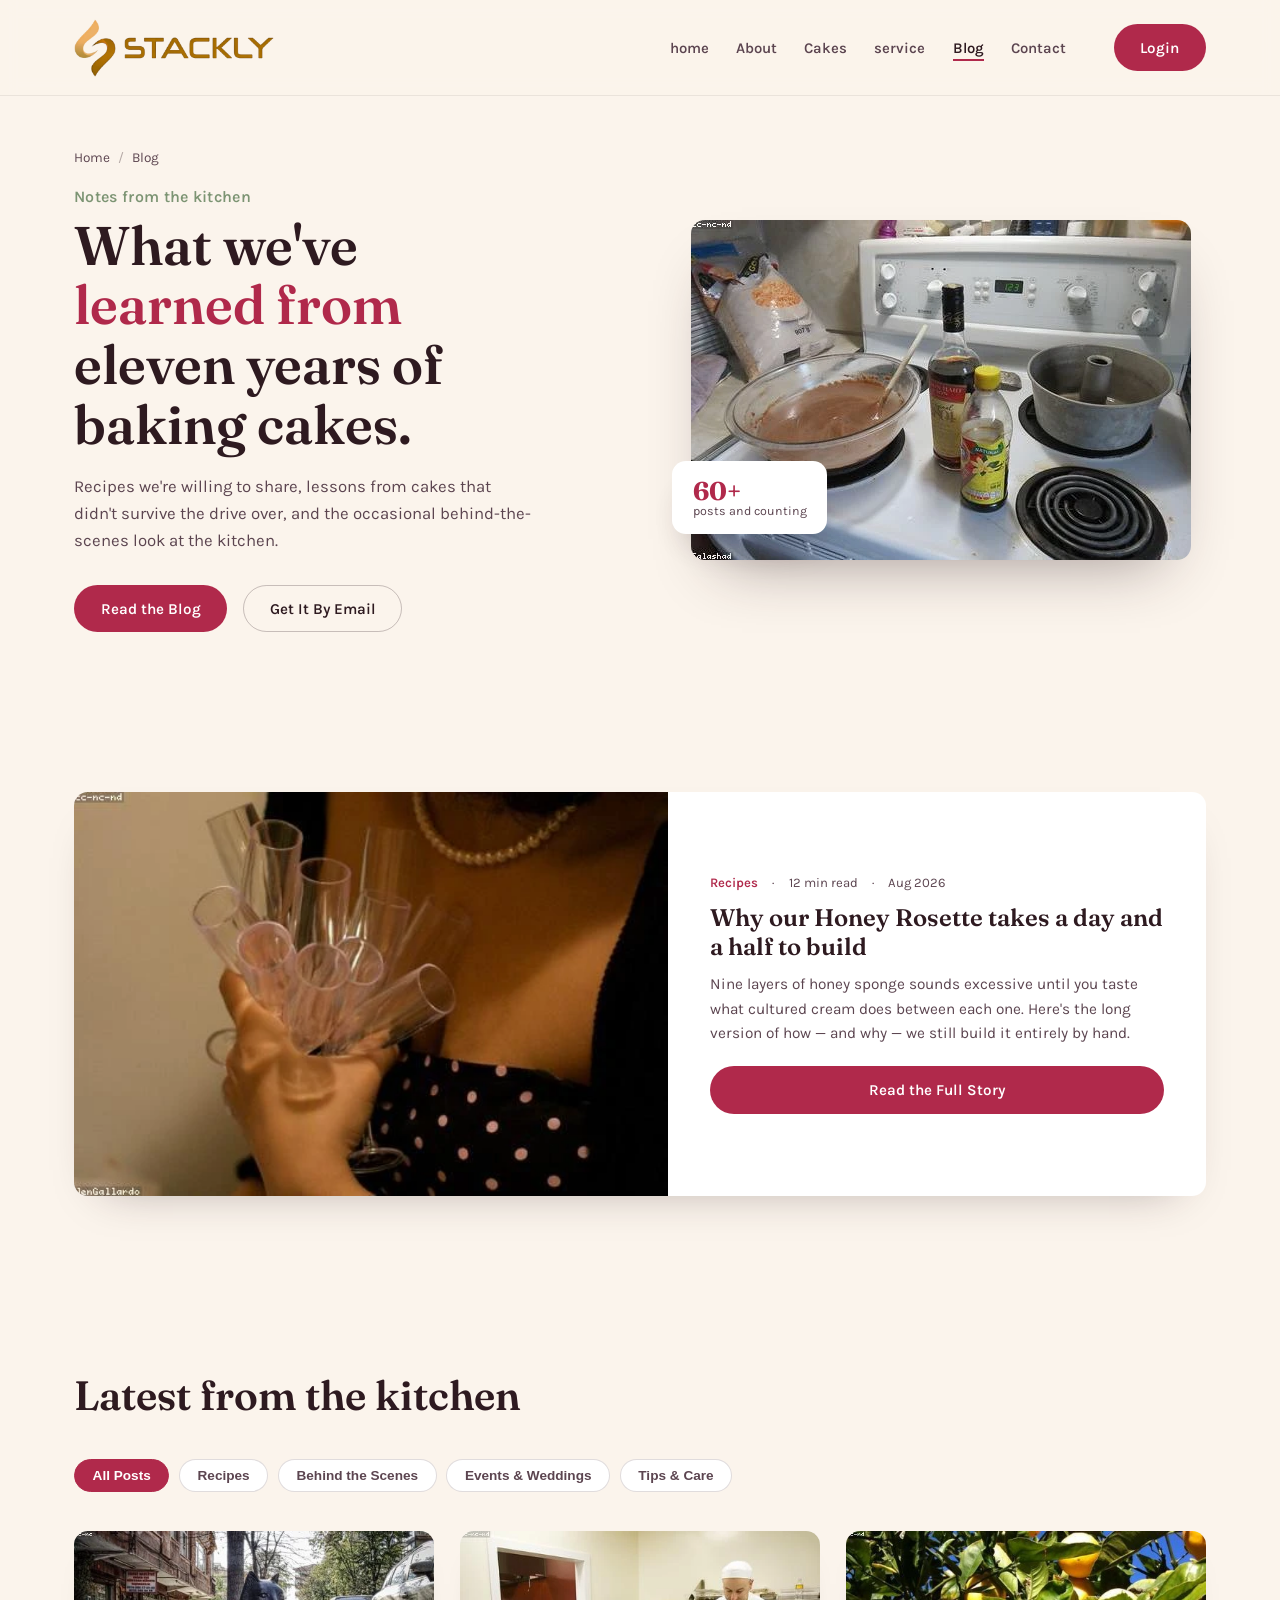
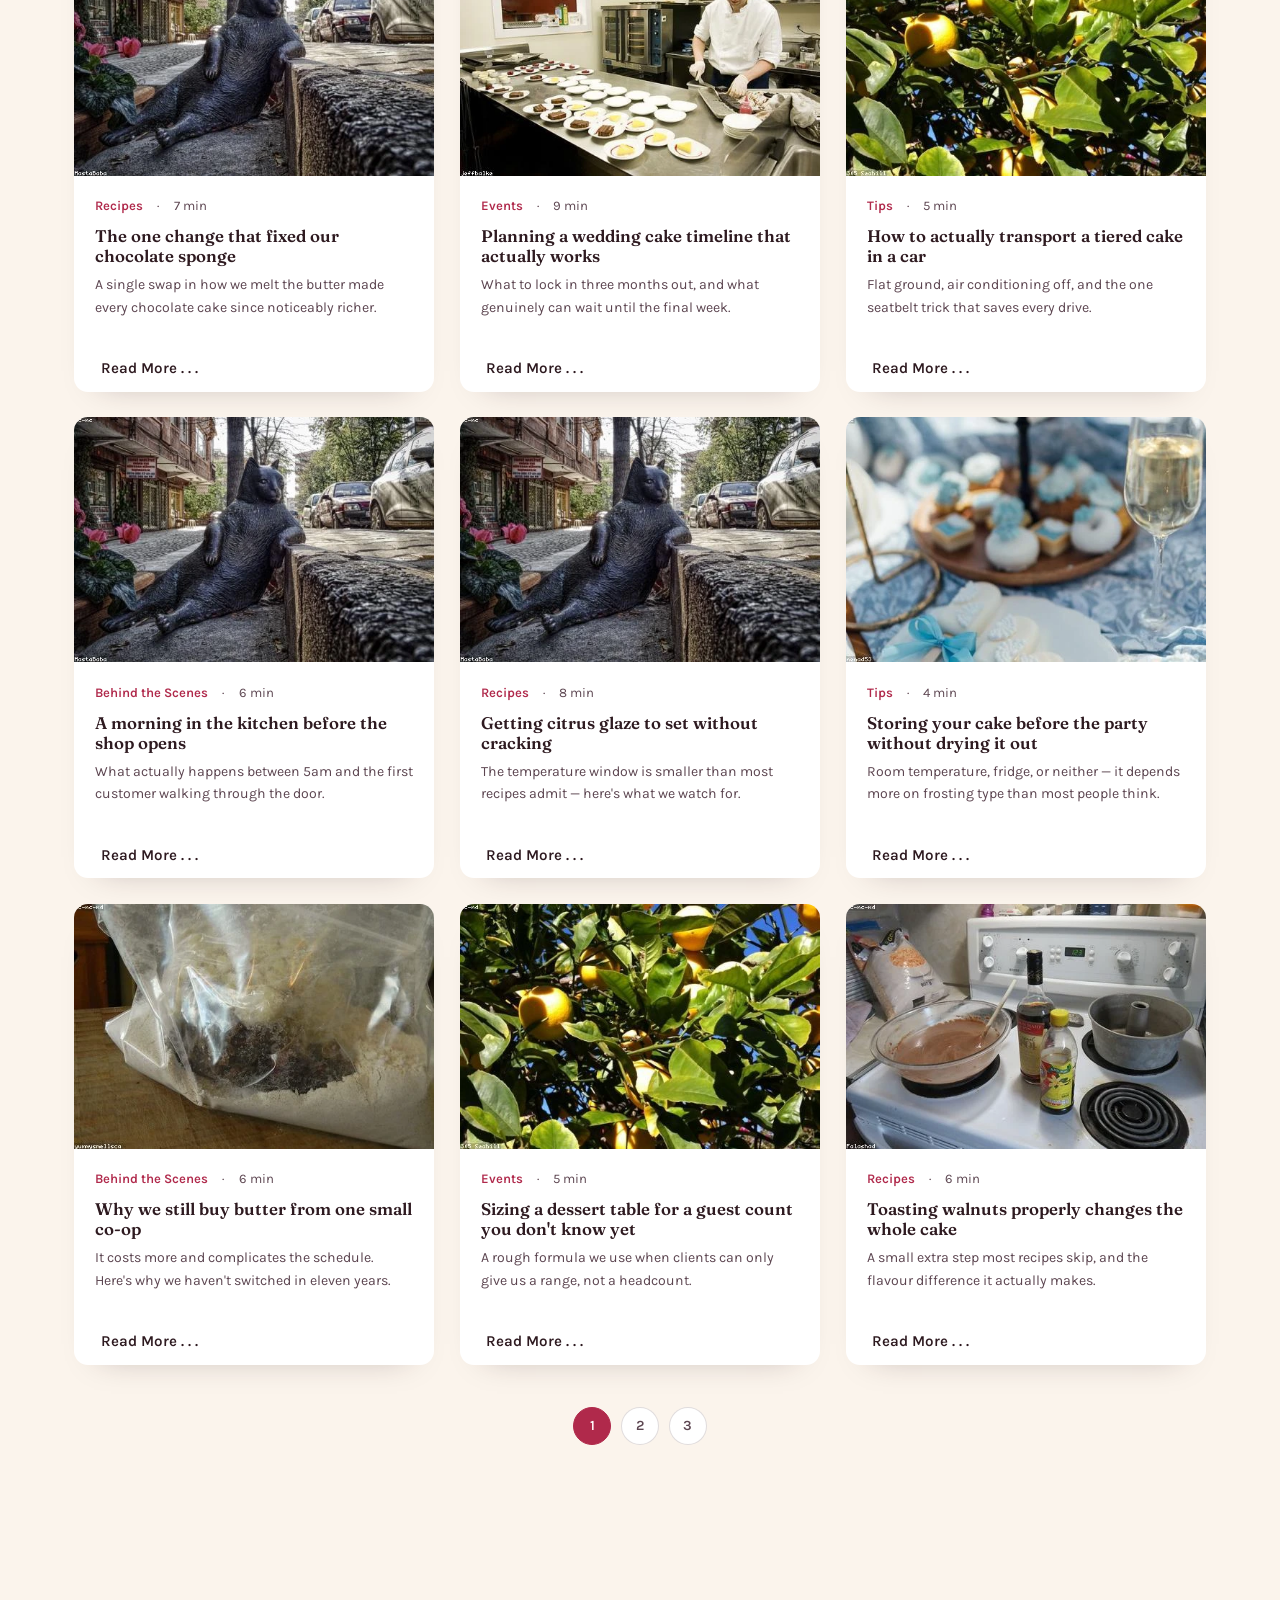
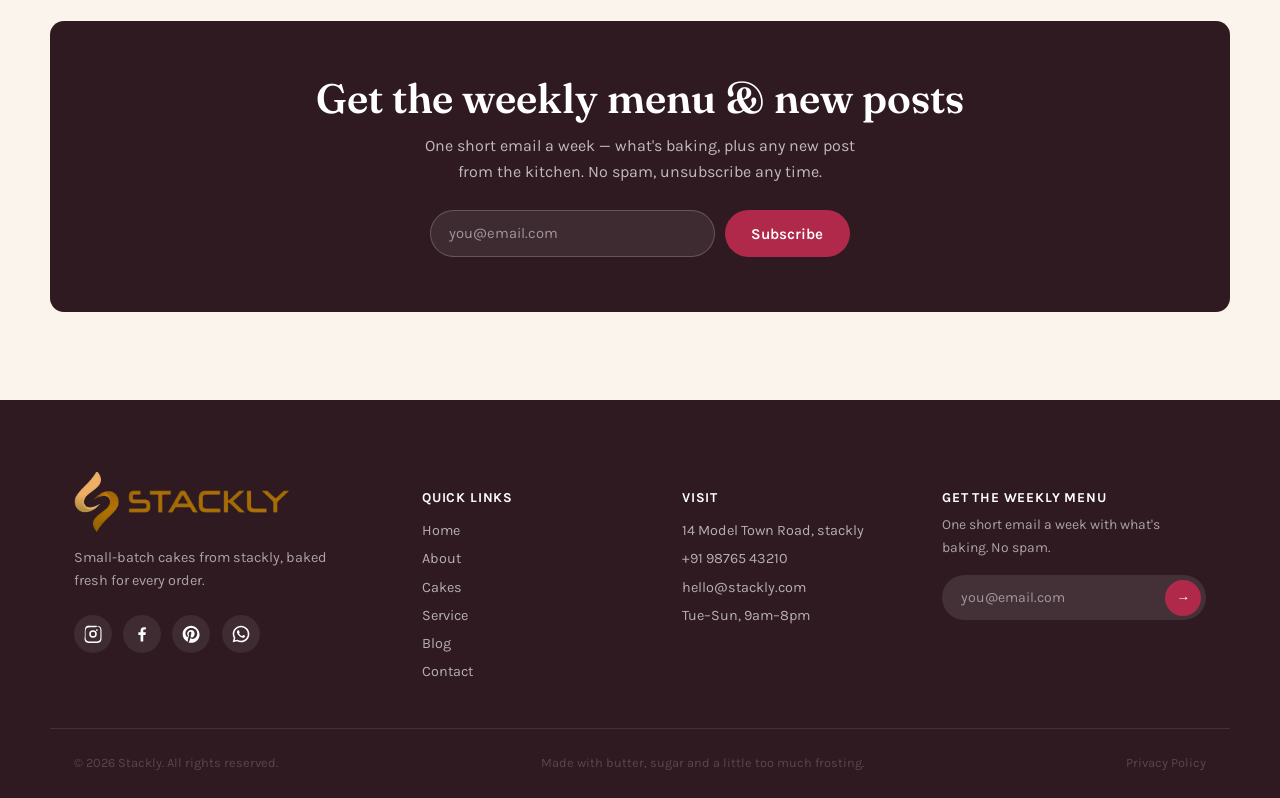
<file: blog.html>
<!DOCTYPE html>
<html lang="en">
<head>
<meta charset="UTF-8">
<meta name="viewport" content="width=device-width, initial-scale=1.0">
<title>Blog — Stackly</title>
<link rel="preconnect" href="https://fonts.googleapis.com">
<link rel="preconnect" href="https://fonts.gstatic.com" crossorigin>
<link href="https://fonts.googleapis.com/css2?family=Fraunces:opsz,wght@9..144,400;9..144,500;9..144,600;9..144,700&family=Karla:wght@400;500;600;700&display=swap" rel="stylesheet">
<link rel="stylesheet" href="style.css">
<link rel="stylesheet" href="pages.css">
</head>
<body>

<header class="site-header" id="siteHeader">
  <div class="header-inner">
    <a href="./index.html" class="brand"><img src="./logo/Untitled design.webp" alt=""></a>
    <nav class="main-nav" id="mainNav">
      <a href="./index.html">home</a>
      <a href="./about.html">About</a>
      <a href="./cakes.html">Cakes</a>
      <a href="./service.html">service</a>
      <a href="./blog.html" class="active">Blog</a>
      <a href="./contact.html">Contact</a>
    </nav>
    <a href="./login.html" class="btn btn-primary header-cta">Login</a>
    <button class="hamburger" id="hamburgerBtn" aria-label="Toggle menu" aria-expanded="false">
      <span></span><span></span><span></span>
    </button>
  </div>
</header>

<main id="top">

  <!-- ===== PAGE HERO ===== -->
  <section class="page-hero">
    <div class="hero-copy">
      <p class="breadcrumb"><a href="./index.html">Home</a> <span>/</span> Blog</p>
      <p class="hero-kicker">Notes from the kitchen</p>
      <h1 class="hero-title">
        <span class="line">What we've</span>
        <span class="line">learned from</span>
        <span class="line">eleven years of</span>
        <span class="line">baking cakes.</span>
      </h1>
      <p class="hero-sub">Recipes we're willing to share, lessons from cakes that didn't survive the drive over, and the occasional behind-the-scenes look at the kitchen.</p>
      <div class="hero-actions">
        <a href="#blog-grid" class="btn btn-primary">Read the Blog</a>
        <a href="#blog-newsletter" class="btn btn-ghost">Get It By Email</a>
      </div>
    </div>
    <div class="hero-media">
      <img src="./src/blog/image-4-compressed.webp" alt="Baker writing notes beside a finished cake in the kitchen">
      <div class="hero-badge">
        <strong>60+</strong>
        <span>posts and counting</span>
      </div>
    </div>
  </section>

  <!-- ===== FEATURED POST ===== -->
  <section class="blog-featured reveal" data-animate="fade-up">
    <a href="./404.html" class="featured-post">
      <div class="featured-post-media">
        <img src="./src/blog/image-5-compressed.webp" alt="The Honey Rosette cake being sliced to reveal nine thin layers">
      </div>
      <div class="featured-post-copy">
        <div class="post-meta"><span class="post-tag">Recipes</span><span>·</span><span>12 min read</span><span>·</span><span>Aug 2026</span></div>
        <h3>Why our Honey Rosette takes a day and a half to build</h3>
        <p>Nine layers of honey sponge sounds excessive until you taste what cultured cream does between each one. Here's the long version of how — and why — we still build it entirely by hand.</p>
        <span class="btn btn-primary">Read the Full Story</span>
      </div>
    </a>
  </section>

  <!-- ===== BLOG GRID ===== -->
  <section id="blog-grid" class="blog-grid-section reveal" data-animate="fade-up">
    <div class="section-head">
      <h2>Latest from the kitchen</h2>
    </div>
    <div class="blog-filters" id="blogFilters">
      <button class="blog-filter active" data-filter="all">All Posts</button>
      <button class="blog-filter" data-filter="recipes">Recipes</button>
      <button class="blog-filter" data-filter="behind">Behind the Scenes</button>
      <button class="blog-filter" data-filter="events">Events &amp; Weddings</button>
      <button class="blog-filter" data-filter="tips">Tips &amp; Care</button>
    </div>

    <div class="blog-grid">
      <article class="blog-card" data-category="recipes">
        <img src="./src/blog/image-6-compressed.webp" alt="Chocolate cake batter being poured into a baking tin">
        <div class="blog-card-body">
          <div class="post-meta"><span class="post-tag">Recipes</span><span>·</span><span>7 min</span></div>
          <h3>The one change that fixed our chocolate sponge</h3>
          <p>A single swap in how we melt the butter made every chocolate cake since noticeably richer.</p>
        </div>
        <a href="./404.html" class="btn btn-outline" style="text-align: center;">Read More . . .</a>
      </article>

      <article class="blog-card" data-category="events">
        <img src="./src/blog/image-7-compressed.webp" alt="Wedding cake set up at a reception venue">
        <div class="blog-card-body">
          <div class="post-meta"><span class="post-tag">Events</span><span>·</span><span>9 min</span></div>
          <h3>Planning a wedding cake timeline that actually works</h3>
          <p>What to lock in three months out, and what genuinely can wait until the final week.</p>
        </div>
        <a href="./404.html" class="btn btn-outline" style="text-align: center;">Read More . . .</a>
      </article>

      <article class="blog-card" data-category="tips">
        <img src="./src/blog/image-8-compressed.webp" alt="Cake boxed for transport with a protective ribbon">
        <div class="blog-card-body">
          <div class="post-meta"><span class="post-tag">Tips</span><span>·</span><span>5 min</span></div>
          <h3>How to actually transport a tiered cake in a car</h3>
          <p>Flat ground, air conditioning off, and the one seatbelt trick that saves every drive.</p>
        </div>
        <a href="./404.html" class="btn btn-outline" style="text-align: center;">Read More . . .</a>
      </article>

      <article class="blog-card" data-category="behind">
        <img src="./src/blog/image-9-compressed.webp" alt="Pastry chefs working together in the Rosette kitchen">
        <div class="blog-card-body">
          <div class="post-meta"><span class="post-tag">Behind the Scenes</span><span>·</span><span>6 min</span></div>
          <h3>A morning in the kitchen before the shop opens</h3>
          <p>What actually happens between 5am and the first customer walking through the door.</p>
        </div>
        <a href="./404.html" class="btn btn-outline" style="text-align: center;">Read More . . .</a>
      </article>

      <article class="blog-card" data-category="recipes">
        <img src="./src/blog/image-10-compressed.webp" alt="Lemon drizzle cake being glazed">
        <div class="blog-card-body">
          <div class="post-meta"><span class="post-tag">Recipes</span><span>·</span><span>8 min</span></div>
          <h3>Getting citrus glaze to set without cracking</h3>
          <p>The temperature window is smaller than most recipes admit — here's what we watch for.</p>
        </div>
        <a href="./404.html" class="btn btn-outline" style="text-align: center;">Read More . . .</a>
      </article>

      <article class="blog-card" data-category="tips">
        <img src="./src/blog/image-11-compressed.webp" alt="Finished cake being stored properly before delivery">
        <div class="blog-card-body">
          <div class="post-meta"><span class="post-tag">Tips</span><span>·</span><span>4 min</span></div>
          <h3>Storing your cake before the party without drying it out</h3>
          <p>Room temperature, fridge, or neither — it depends more on frosting type than most people think.</p>
        </div>
        <a href="./404.html" class="btn btn-outline" style="text-align: center;">Read More . . .</a>
      </article>

      <article class="blog-card" data-category="behind">
        <img src="./src/blog/image-12-compressed.webp" alt="Fresh dairy ingredients delivered to the bakery">
        <div class="blog-card-body">
          <div class="post-meta"><span class="post-tag">Behind the Scenes</span><span>·</span><span>6 min</span></div>
          <h3>Why we still buy butter from one small co-op</h3>
          <p>It costs more and complicates the schedule. Here's why we haven't switched in eleven years.</p>
        </div>
        <a href="./404.html" class="btn btn-outline" style="text-align: center;">Read More . . .</a>
      </article>

      <article class="blog-card" data-category="events">
        <img src="./src/blog/image-8-compressed.webp" alt="Dessert table styled for a corporate event">
        <div class="blog-card-body">
          <div class="post-meta"><span class="post-tag">Events</span><span>·</span><span>5 min</span></div>
          <h3>Sizing a dessert table for a guest count you don't know yet</h3>
          <p>A rough formula we use when clients can only give us a range, not a headcount.</p>
        </div>
        <a href="./404.html" class="btn btn-outline" style="text-align: center;">Read More . . .</a>
      </article>

      <article class="blog-card" data-category="recipes">
        <img src="./src/blog/image-4-compressed.webp" alt="Spiced carrot cake with walnut topping">
        <div class="blog-card-body">
          <div class="post-meta"><span class="post-tag">Recipes</span><span>·</span><span>6 min</span></div>
          <h3>Toasting walnuts properly changes the whole cake</h3>
          <p>A small extra step most recipes skip, and the flavour difference it actually makes.</p>
        </div>
        <a href="./404.html" class="btn btn-outline" style="text-align: center;">Read More . . .</a>
      </article>
    </div>

    <div class="blog-pagination">
      <button class="active">1</button>
      <button>2</button>
      <button>3</button>
    </div>
  </section>

  <!-- ===== NEWSLETTER STRIP ===== -->
  <section id="blog-newsletter" class="reveal" data-animate="fade-up">
    <div class="blog-newsletter">
      <h2>Get the weekly menu &amp; new posts</h2>
      <p>One short email a week — what's baking, plus any new post from the kitchen. No spam, unsubscribe any time.</p>
      <form id="newsletterForm2">
        <input type="email" placeholder="you@email.com" required>
        <button type="submit" class="btn btn-primary">Subscribe</button>
      </form>
    </div>
  </section>

</main>

<footer class="site-footer">
  <div class="footer-top">
    <div class="footer-brand">
      <a href="./index.html" class="brand"><img src="./logo/Untitled design.webp" alt="" style="width: 70%;"></a>
      <p>Small-batch cakes from stackly, baked fresh for every order.</p>
      <div class="social-icons">
        <a href="./404.html" aria-label="Instagram" class="social-icon"><svg viewBox="0 0 24 24" width="20" height="20"><path fill="currentColor" d="M12 2.2c3.2 0 3.6 0 4.9.07 1.2.06 2 .24 2.4.42.6.23 1 .5 1.5.99.5.5.75.9.98 1.5.18.4.36 1.2.42 2.4.06 1.3.07 1.7.07 4.9s0 3.6-.07 4.9c-.06 1.2-.24 2-.42 2.4-.23.6-.5 1-.98 1.5-.5.5-.9.75-1.5.98-.4.18-1.2.36-2.4.42-1.3.06-1.7.07-4.9.07s-3.6 0-4.9-.07c-1.2-.06-2-.24-2.4-.42-.6-.23-1-.5-1.5-.98-.5-.5-.75-.9-.98-1.5-.18-.4-.36-1.2-.42-2.4C2.2 15.6 2.2 15.2 2.2 12s0-3.6.07-4.9c.06-1.2.24-2 .42-2.4.23-.6.5-1 .98-1.5.5-.5.9-.75 1.5-.98.4-.18 1.2-.36 2.4-.42C8.4 2.2 8.8 2.2 12 2.2zm0 1.8c-3.15 0-3.52 0-4.76.07-1 .05-1.5.2-1.86.34-.47.18-.8.4-1.15.75-.35.35-.57.68-.75 1.15-.14.36-.3.86-.34 1.86C3.07 8.46 3.07 8.83 3.07 12s0 3.52.07 4.76c.05 1 .2 1.5.34 1.86.18.47.4.8.75 1.15.35.35.68.57 1.15.75.36.14.86.3 1.86.34 1.24.07 1.61.07 4.76.07s3.52 0 4.76-.07c1-.05 1.5-.2 1.86-.34.47-.18.8-.4 1.15-.75.35-.35.57-.68.75-1.15.14-.36.3-.86.34-1.86.07-1.24.07-1.61.07-4.76s0-3.52-.07-4.76c-.05-1-.2-1.5-.34-1.86a3 3 0 0 0-.75-1.15 3 3 0 0 0-1.15-.75c-.36-.14-.86-.3-1.86-.34C15.52 4 15.15 4 12 4zm0 3.5a4.5 4.5 0 1 1 0 9 4.5 4.5 0 0 1 0-9zm0 1.8a2.7 2.7 0 1 0 0 5.4 2.7 2.7 0 0 0 0-5.4zm5.65-2a1.05 1.05 0 1 1-2.1 0 1.05 1.05 0 0 1 2.1 0z"/></svg></a>
        <a href="./404.html" aria-label="Facebook" class="social-icon"><svg viewBox="0 0 24 24" width="20" height="20"><path fill="currentColor" d="M13.5 21v-7.9h2.66l.4-3.09H13.5V8.1c0-.9.25-1.5 1.53-1.5h1.63V3.9c-.28-.04-1.25-.12-2.38-.12-2.35 0-3.96 1.44-3.96 4.07v2.14H7.65v3.09h2.67V21h3.18z"/></svg></a>
        <a href="./404.html" aria-label="Pinterest" class="social-icon"><svg viewBox="0 0 24 24" width="20" height="20"><path fill="currentColor" d="M12 2C6.48 2 2 6.48 2 12c0 4.24 2.63 7.86 6.35 9.32-.09-.79-.17-2.01.03-2.88.19-.79 1.22-5.02 1.22-5.02s-.31-.62-.31-1.54c0-1.44.84-2.52 1.87-2.52.88 0 1.31.66 1.31 1.45 0 .88-.56 2.21-.85 3.44-.24 1.02.51 1.86 1.52 1.86 1.82 0 3.22-1.92 3.22-4.7 0-2.46-1.77-4.18-4.29-4.18-2.92 0-4.64 2.19-4.64 4.45 0 .88.34 1.83.76 2.34.08.1.1.19.07.29-.08.33-.26 1.02-.29 1.16-.05.19-.16.23-.37.14-1.38-.64-2.24-2.65-2.24-4.27 0-3.48 2.53-6.68 7.29-6.68 3.83 0 6.8 2.73 6.8 6.37 0 3.8-2.4 6.86-5.72 6.86-1.12 0-2.17-.58-2.53-1.27l-.69 2.62c-.25.96-.92 2.16-1.37 2.9.99.31 2.04.47 3.15.47 5.52 0 10-4.48 10-10S17.52 2 12 2z"/></svg></a>
        <a href="./404.html" aria-label="WhatsApp" class="social-icon"><svg viewBox="0 0 24 24" width="20" height="20"><path fill="currentColor" d="M12.02 2C6.5 2 2.03 6.47 2.03 12c0 1.77.46 3.45 1.28 4.93L2 22l5.2-1.36a9.9 9.9 0 0 0 4.82 1.23h.01c5.52 0 10-4.47 10-10S17.54 2 12.02 2zm0 18.1a8.1 8.1 0 0 1-4.13-1.13l-.3-.18-3.09.81.82-3-.19-.31A8.08 8.08 0 0 1 3.93 12c0-4.47 3.63-8.1 8.09-8.1 4.46 0 8.08 3.63 8.08 8.1 0 4.47-3.62 8.1-8.08 8.1zm4.44-6.06c-.24-.12-1.43-.7-1.65-.79-.22-.08-.38-.12-.55.12-.16.24-.63.79-.77.95-.14.16-.28.18-.52.06-.24-.12-1.02-.38-1.94-1.2-.72-.64-1.2-1.43-1.34-1.67-.14-.24-.02-.37.11-.49.11-.11.24-.28.36-.42.12-.14.16-.24.24-.4.08-.16.04-.3-.02-.42-.06-.12-.55-1.33-.76-1.82-.2-.48-.4-.42-.55-.42-.14 0-.3-.02-.46-.02s-.42.06-.64.3c-.22.24-.85.83-.85 2.02 0 1.19.87 2.34 1 2.5.12.16 1.7 2.6 4.13 3.64.58.25 1.03.4 1.38.51.58.18 1.11.16 1.53.1.47-.07 1.43-.58 1.63-1.15.2-.56.2-1.04.14-1.15-.06-.1-.22-.16-.46-.28z"/></svg></a>
      </div>
    </div>
   <div class="footer-links">
      <h4>Quick Links</h4>
      <a href="./index.html">Home</a>
      <a href="./about.html">About</a>
      <a href="./cakes.html">Cakes</a>
      <a href="./service.html">Service</a>
      <a href="./blog.html">Blog</a>
      <a href="./contact.html">Contact</a>
    </div>
    <div class="footer-links">
      <h4>Visit</h4>
      <a href="./contact.html">14 Model Town Road, stackly</a>
      <a href="tel:+919876543210">+91 98765 43210</a>
      <a href="mailto:hello@stackly.com">hello@stackly.com</a>
      <a href="./contact.html">Tue–Sun, 9am–8pm</a>
    </div>
    <div class="footer-newsletter">
      <h4>Get the weekly menu</h4>
      <p>One short email a week with what's baking. No spam.</p>
      <form class="mini-newsletter" id="footerForm">
        <input type="email" placeholder="you@email.com" required>
        <button type="submit" aria-label="Subscribe">&#8594;</button>
      </form>
    </div>
  </div>
  <div class="footer-bottom">
    <p>&copy; <span id="year"></span> Stackly. All rights reserved.</p>
    <p>Made with butter, sugar and a little too much frosting.</p>
        <p><a href="./404.html">Privacy Policy</a></p>

  </div>
  <button class="back-to-top" id="backToTop" aria-label="Back to top">&#8593;</button>
</footer>

<script src="script.js"></script>
<script src="pages.js"></script>
<script>
  const nl2 = document.getElementById('newsletterForm2');
  if (nl2) {
    nl2.addEventListener('submit', (e) => {
      e.preventDefault();
      const btn = nl2.querySelector('button');
      const original = btn.textContent;
      btn.textContent = 'Subscribed!';
      nl2.querySelector('input').value = '';
      setTimeout(() => { btn.textContent = original; }, 2500);
    });
  }
</script>
</body>
</html>
</file>
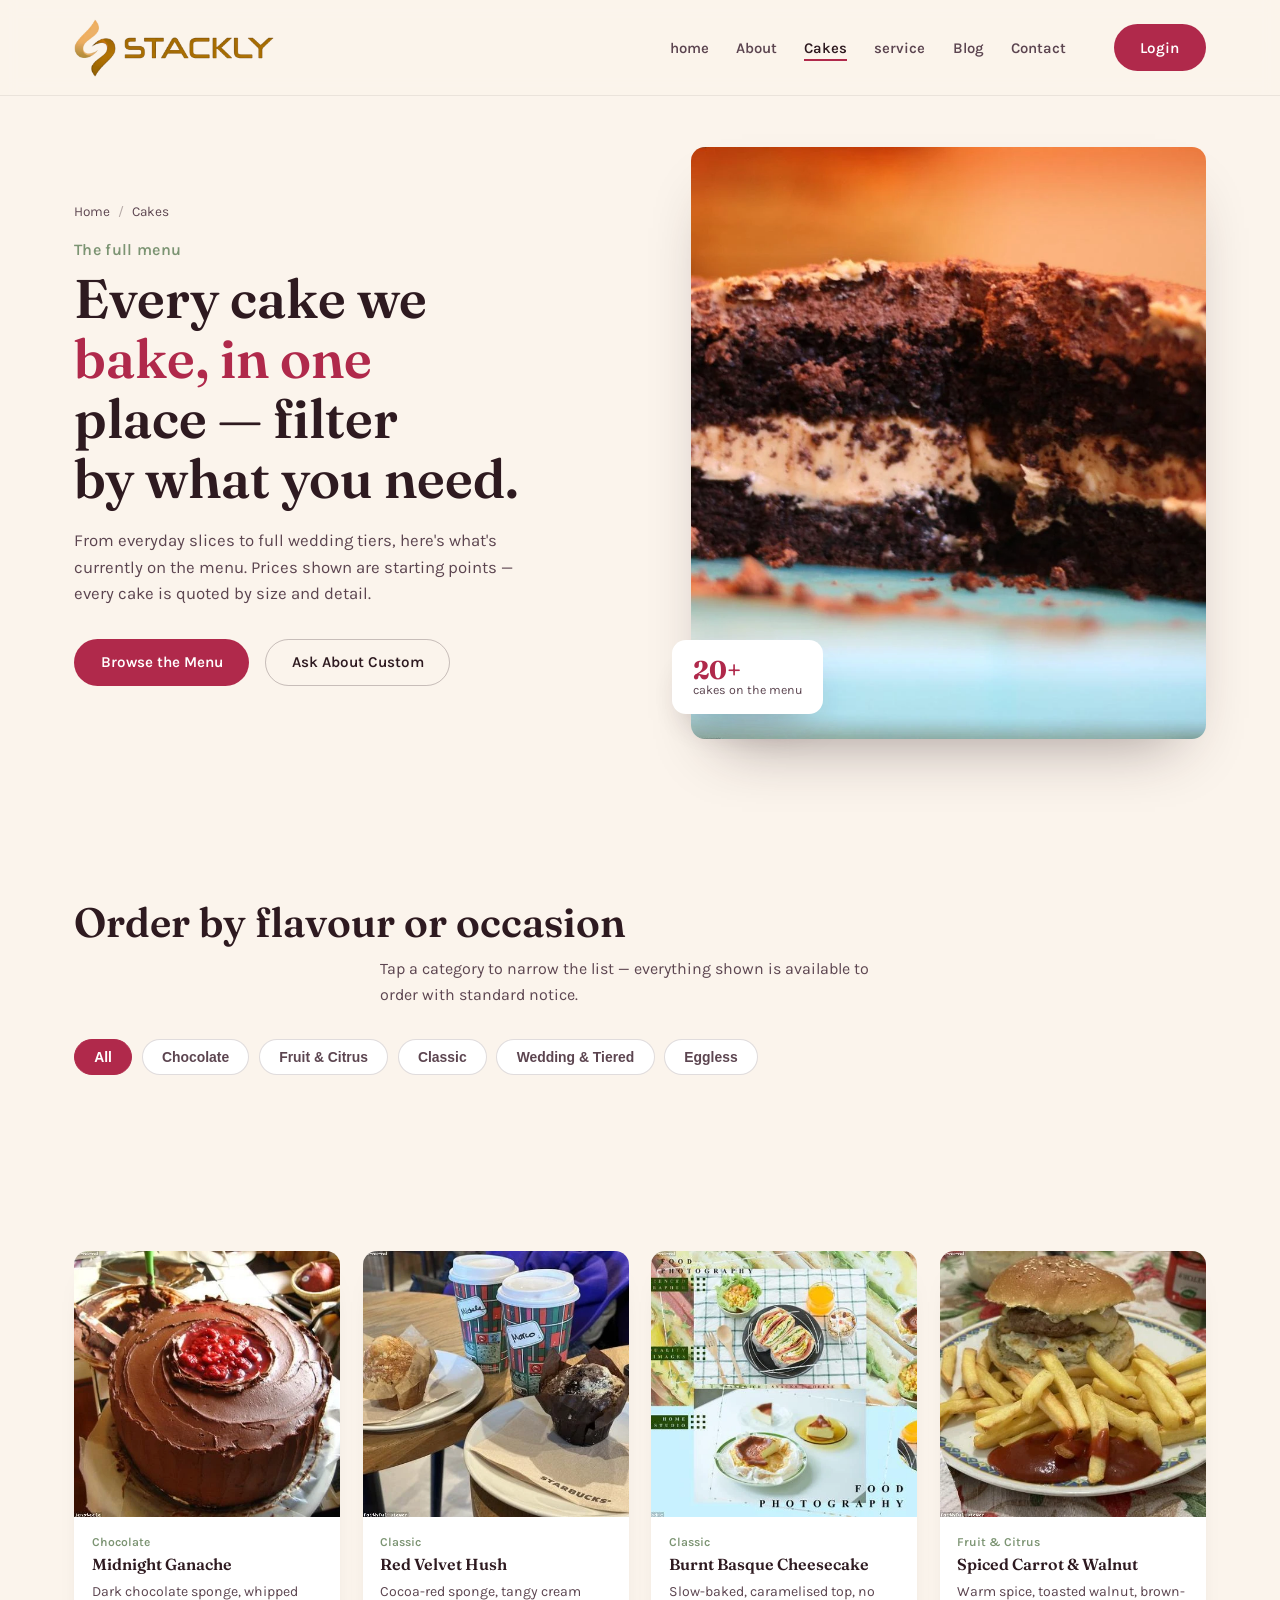
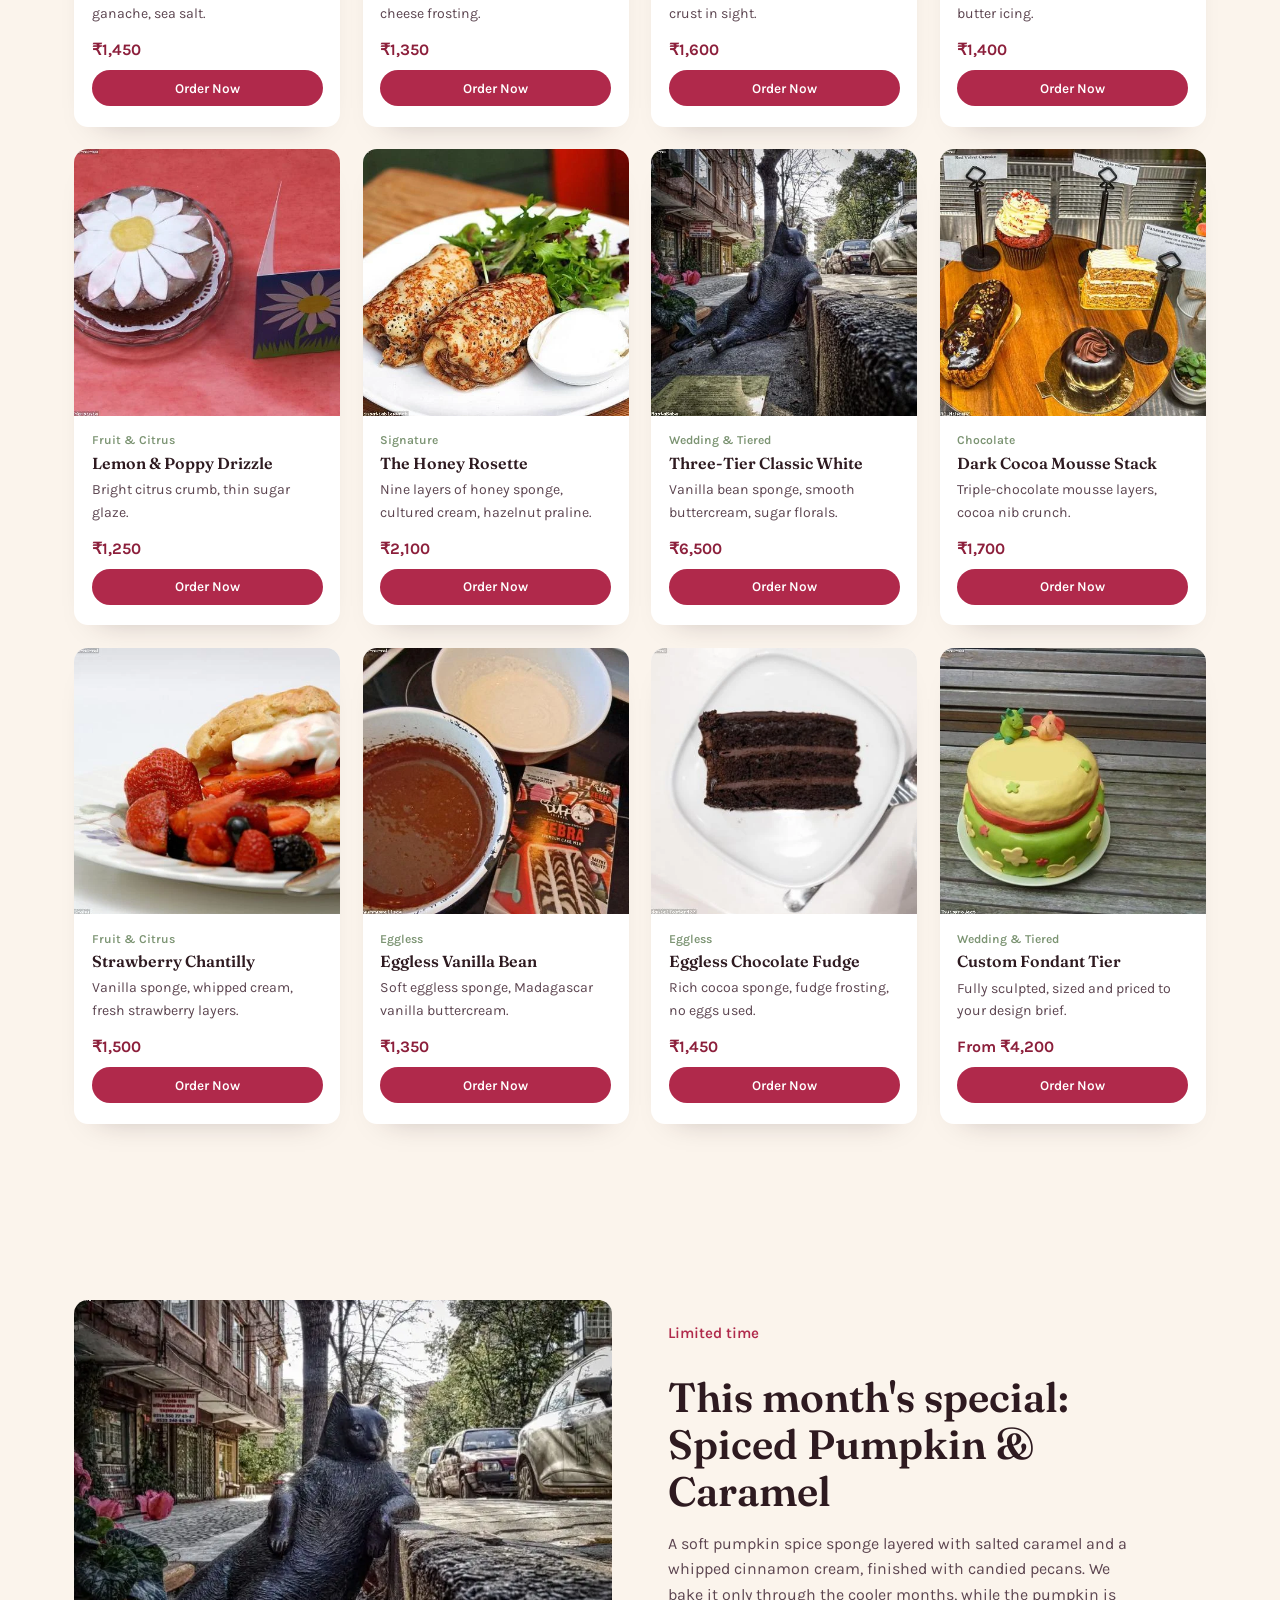
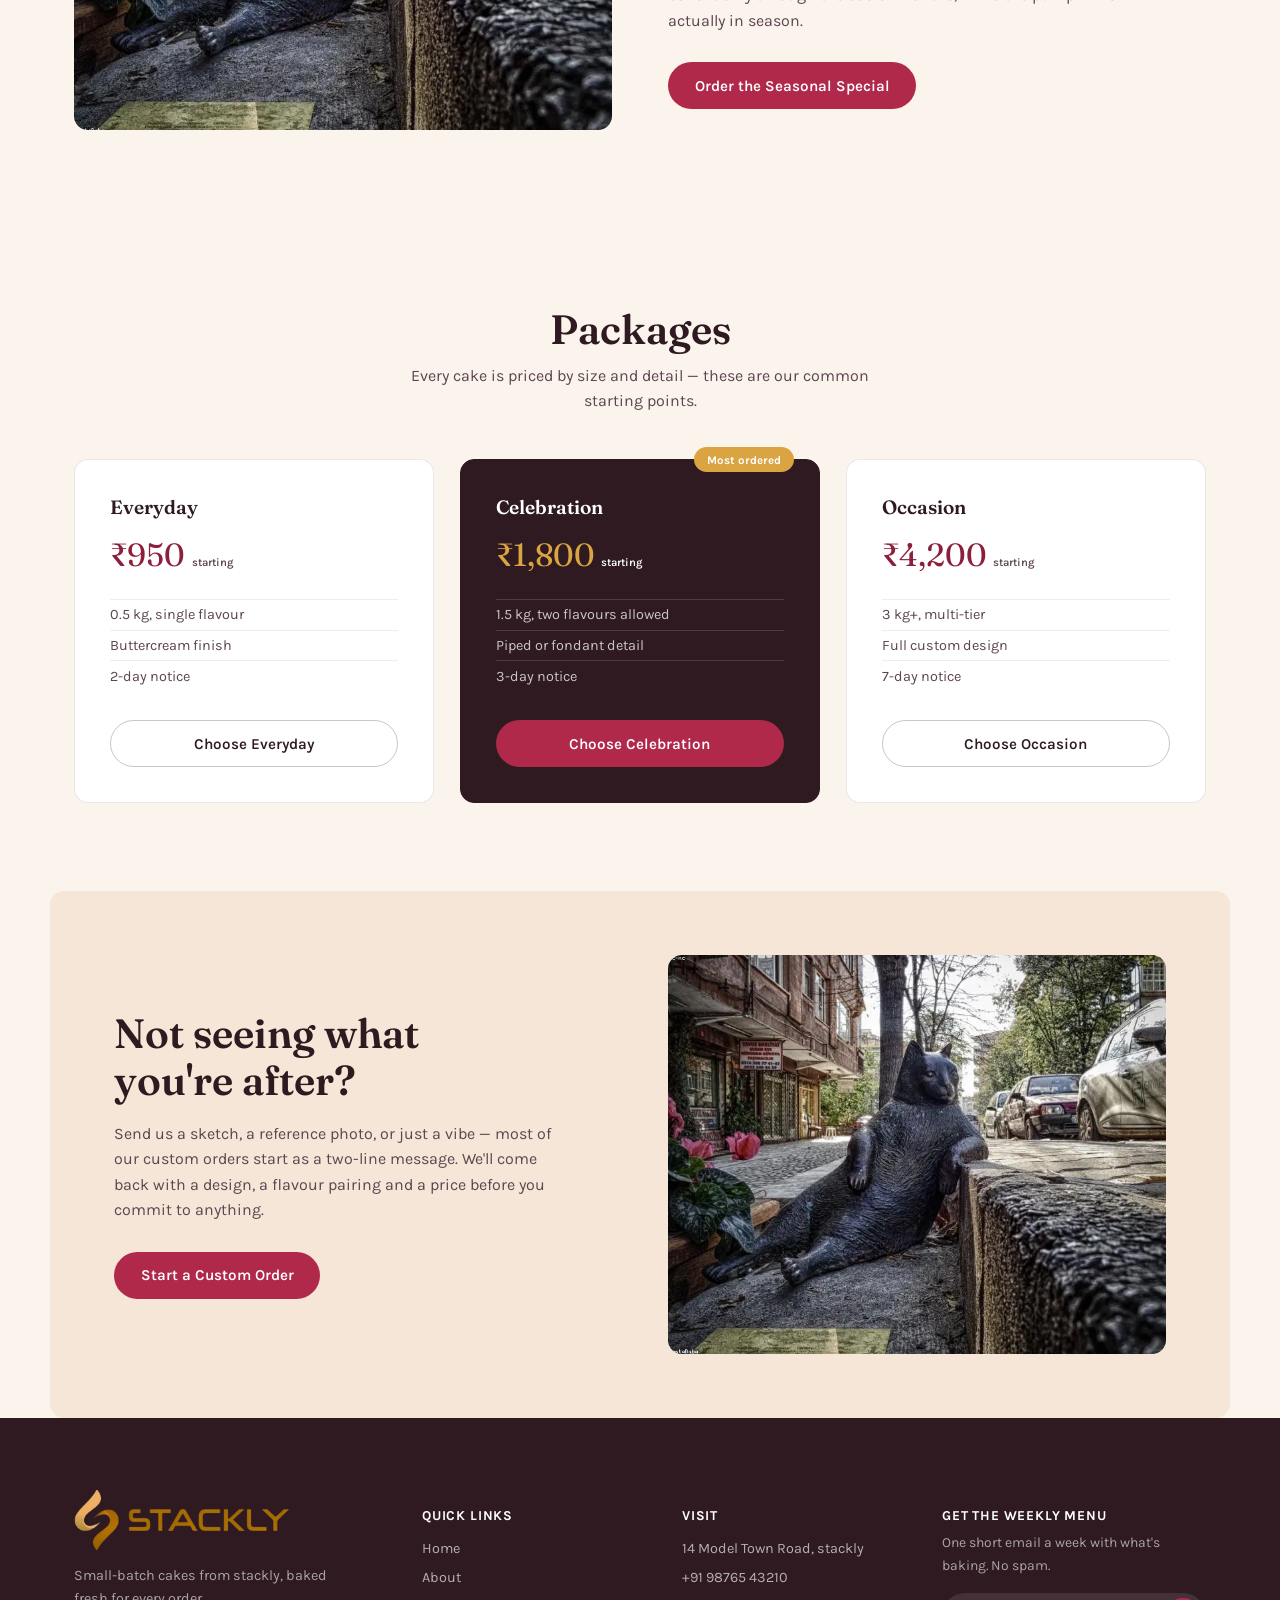
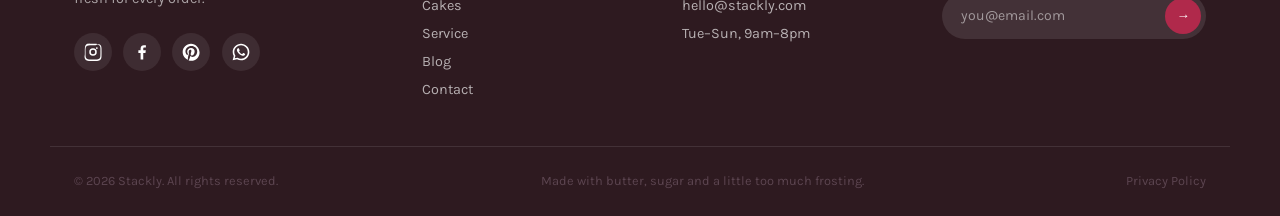
<file: cakes.html>
<!DOCTYPE html>
<html lang="en">
<head>
<meta charset="UTF-8">
<meta name="viewport" content="width=device-width, initial-scale=1.0">
<title>Cakes Menu — stackly</title>
<link rel="preconnect" href="https://fonts.googleapis.com">
<link rel="preconnect" href="https://fonts.gstatic.com" crossorigin>
<link href="https://fonts.googleapis.com/css2?family=Fraunces:opsz,wght@9..144,400;9..144,500;9..144,600;9..144,700&family=Karla:wght@400;500;600;700&display=swap" rel="stylesheet">
<link rel="stylesheet" href="style.css">
<link rel="stylesheet" href="pages.css">
</head>
<body>

<header class="site-header" id="siteHeader">
  <div class="header-inner">
    <a href="./index.html" class="brand"><img src="./logo/Untitled design.webp" alt=""></a>
    <nav class="main-nav" id="mainNav">
      <a href="./index.html">home</a>
      <a href="./about.html">About</a>
      <a href="./cakes.html" class="active">Cakes</a>
      <a href="./service.html">service</a>
      <a href="./blog.html">Blog</a>
      <a href="./contact.html">Contact</a>
    </nav>
    <a href="./login.html" class="btn btn-primary header-cta">Login</a>
    <button class="hamburger" id="hamburgerBtn" aria-label="Toggle menu" aria-expanded="false">
      <span></span><span></span><span></span>
    </button>
  </div>
</header>

<main id="top">

  <!-- ===== PAGE HERO ===== -->
  <section class="page-hero">
    <div class="hero-copy">
      <p class="breadcrumb"><a href="./index.html">Home</a> <span>/</span> Cakes</p>
      <p class="hero-kicker">The full menu</p>
      <h1 class="hero-title">
        <span class="line">Every cake we</span>
        <span class="line">bake, in one</span>
        <span class="line">place — filter</span>
        <span class="line">by what you need.</span>
      </h1>
      <p class="hero-sub">From everyday slices to full wedding tiers, here's what's currently on the menu. Prices shown are starting points — every cake is quoted by size and detail.</p>
      <div class="hero-actions">
        <a href="#menu" class="btn btn-primary">Browse the Menu</a>
        <a href="./contact.html" class="btn btn-ghost">Ask About Custom</a>
      </div>
    </div>
    <div class="hero-media">
      <img src="./src/cakes/image-2-compressed.webp" alt="Layered celebration cake sliced to show the inside">
      <div class="hero-badge">
        <strong>20+</strong>
        <span>cakes on the menu</span>
      </div>
    </div>
  </section>

  <!-- ===== MENU INTRO + FILTERS ===== -->
  <section id="menu" class="menu-intro reveal" data-animate="fade-up">
    <h2>Order by flavour or occasion</h2>
    <p class="section-sub">Tap a category to narrow the list — everything shown is available to order with standard notice.</p>
    <div class="menu-filters" id="menuFilters">
      <button class="menu-filter active" data-filter="all">All</button>
      <button class="menu-filter" data-filter="chocolate">Chocolate</button>
      <button class="menu-filter" data-filter="fruit">Fruit &amp; Citrus</button>
      <button class="menu-filter" data-filter="classic">Classic</button>
      <button class="menu-filter" data-filter="wedding">Wedding &amp; Tiered</button>
      <button class="menu-filter" data-filter="eggless">Eggless</button>
    </div>
  </section>

  <!-- ===== MENU GRID ===== -->
  <section class="menu-grid-section reveal" data-animate="stagger">
    <div class="menu-grid" id="menuGrid">

      <article class="menu-card" data-category="chocolate">
        <img src="./src/cakes/image-3-compressed.webp" alt="Dark chocolate layer cake with ganache drip">
        <div class="menu-card-body">
          <div class="menu-card-top">
            <span class="menu-tag">Chocolate</span>
            <h3>Midnight Ganache</h3>
            <p>Dark chocolate sponge, whipped ganache, sea salt.</p>
          </div>
          <div class="menu-card-bottom">
            <span class="price">₹1,450</span>
            <a href="./contact.html" class="btn-order">Order Now</a>
          </div>
        </div>
      </article>

      <article class="menu-card" data-category="classic">
        <img src="./src/cakes/image-4-compressed.webp" alt="Red velvet cake slice with cream cheese frosting">
        <div class="menu-card-body">
          <div class="menu-card-top">
            <span class="menu-tag">Classic</span>
            <h3>Red Velvet Hush</h3>
            <p>Cocoa-red sponge, tangy cream cheese frosting.</p>
          </div>
          <div class="menu-card-bottom">
            <span class="price">₹1,350</span>
            <a href="./contact.html" class="btn-order">Order Now</a>
          </div>
        </div>
      </article>

      <article class="menu-card" data-category="classic">
        <img src="./src/cakes/image-5-compressed.webp" alt="Baked cheesecake topped with berries">
        <div class="menu-card-body">
          <div class="menu-card-top">
            <span class="menu-tag">Classic</span>
            <h3>Burnt Basque Cheesecake</h3>
            <p>Slow-baked, caramelised top, no crust in sight.</p>
          </div>
          <div class="menu-card-bottom">
            <span class="price">₹1,600</span>
            <a href="./contact.html" class="btn-order">Order Now</a>
          </div>
        </div>
      </article>

      <article class="menu-card" data-category="fruit">
        <img src="./src/cakes/image-6-compressed.webp" alt="Carrot cake with cream cheese icing and walnuts">
        <div class="menu-card-body">
          <div class="menu-card-top">
            <span class="menu-tag">Fruit &amp; Citrus</span>
            <h3>Spiced Carrot &amp; Walnut</h3>
            <p>Warm spice, toasted walnut, brown-butter icing.</p>
          </div>
          <div class="menu-card-bottom">
            <span class="price">₹1,400</span>
            <a href="./contact.html" class="btn-order">Order Now</a>
          </div>
        </div>
      </article>

      <article class="menu-card" data-category="fruit">
        <img src="./src/cakes/image-7-compressed.webp" alt="Lemon drizzle cake with citrus glaze">
        <div class="menu-card-body">
          <div class="menu-card-top">
            <span class="menu-tag">Fruit &amp; Citrus</span>
            <h3>Lemon &amp; Poppy Drizzle</h3>
            <p>Bright citrus crumb, thin sugar glaze.</p>
          </div>
          <div class="menu-card-bottom">
            <span class="price">₹1,250</span>
            <a href="./contact.html" class="btn-order">Order Now</a>
          </div>
        </div>
      </article>

      <article class="menu-card" data-category="classic">
        <img src="./src/cakes/image-8-compressed.webp" alt="Close-up of the signature honey rosette cake">
        <div class="menu-card-body">
          <div class="menu-card-top">
            <span class="menu-tag">Signature</span>
            <h3>The Honey Rosette</h3>
            <p>Nine layers of honey sponge, cultured cream, hazelnut praline.</p>
          </div>
          <div class="menu-card-bottom">
            <span class="price">₹2,100</span>
            <a href="./contact.html" class="btn-order">Order Now</a>
          </div>
        </div>
      </article>

      <article class="menu-card" data-category="wedding">
        <img src="./src/cakes/image-9-compressed.webp" alt="Three-tier wedding cake with sugar flowers">
        <div class="menu-card-body">
          <div class="menu-card-top">
            <span class="menu-tag">Wedding &amp; Tiered</span>
            <h3>Three-Tier Classic White</h3>
            <p>Vanilla bean sponge, smooth buttercream, sugar florals.</p>
          </div>
          <div class="menu-card-bottom">
            <span class="price">₹6,500</span>
            <a href="./contact.html" class="btn-order">Order Now</a>
          </div>
        </div>
      </article>

      <article class="menu-card" data-category="chocolate">
        <img src="./src/cakes/image-10-compressed.webp" alt="Layered chocolate mousse cake with cocoa dust">
        <div class="menu-card-body">
          <div class="menu-card-top">
            <span class="menu-tag">Chocolate</span>
            <h3>Dark Cocoa Mousse Stack</h3>
            <p>Triple-chocolate mousse layers, cocoa nib crunch.</p>
          </div>
          <div class="menu-card-bottom">
            <span class="price">₹1,700</span>
            <a href="./contact.html" class="btn-order">Order Now</a>
          </div>
        </div>
      </article>

      <article class="menu-card" data-category="fruit">
        <img src="./src/cakes/image-11-compressed.webp" alt="Fresh strawberry shortcake with whipped cream">
        <div class="menu-card-body">
          <div class="menu-card-top">
            <span class="menu-tag">Fruit &amp; Citrus</span>
            <h3>Strawberry Chantilly</h3>
            <p>Vanilla sponge, whipped cream, fresh strawberry layers.</p>
          </div>
          <div class="menu-card-bottom">
            <span class="price">₹1,500</span>
            <a href="./contact.html" class="btn-order">Order Now</a>
          </div>
        </div>
      </article>

      <article class="menu-card" data-category="eggless">
        <img src="./src/cakes/image-12-compressed.webp" alt="Eggless vanilla bean cake with buttercream swirls">
        <div class="menu-card-body">
          <div class="menu-card-top">
            <span class="menu-tag">Eggless</span>
            <h3>Eggless Vanilla Bean</h3>
            <p>Soft eggless sponge, Madagascar vanilla buttercream.</p>
          </div>
          <div class="menu-card-bottom">
            <span class="price">₹1,350</span>
            <a href="./contact.html" class="btn-order">Order Now</a>
          </div>
        </div>
      </article>

      <article class="menu-card" data-category="eggless">
        <img src="./src/cakes/image-13-compressed.webp" alt="Eggless chocolate fudge cake sliced open">
        <div class="menu-card-body">
          <div class="menu-card-top">
            <span class="menu-tag">Eggless</span>
            <h3>Eggless Chocolate Fudge</h3>
            <p>Rich cocoa sponge, fudge frosting, no eggs used.</p>
          </div>
          <div class="menu-card-bottom">
            <span class="price">₹1,450</span>
            <a href="./contact.html" class="btn-order">Order Now</a>
          </div>
        </div>
      </article>

      <article class="menu-card" data-category="wedding">
        <img src="./src/cakes/image-14-compressed.webp" alt="Custom fondant cake shaped like a design">
        <div class="menu-card-body">
          <div class="menu-card-top">
            <span class="menu-tag">Wedding &amp; Tiered</span>
            <h3>Custom Fondant Tier</h3>
            <p>Fully sculpted, sized and priced to your design brief.</p>
          </div>
          <div class="menu-card-bottom">
            <span class="price">From ₹4,200</span>
            <a href="./contact.html" class="btn-order">Order Now</a>
          </div>
        </div>
      </article>

    </div>
  </section>

  <!-- ===== SEASONAL SPECIAL ===== -->
  <section id="seasonal" class="seasonal reveal" data-animate="fade-up">
    <div class="seasonal-media">
      <img src="./src/cakes/image-15-compressed.webp" alt="Spiced pumpkin cake with caramel drizzle and autumn garnish">
    </div>
    <div class="seasonal-copy">
      <p class="eyebrow-plain">Limited time</p>
      <h2>This month's special: Spiced Pumpkin &amp; Caramel</h2>
      <p>A soft pumpkin spice sponge layered with salted caramel and a whipped cinnamon cream, finished with candied pecans. We bake it only through the cooler months, while the pumpkin is actually in season.</p>
      <a href="./contact.html" class="btn btn-primary">Order the Seasonal Special</a>
    </div>
  </section>

  <!-- ===== PRICING ===== -->
  <section id="pricing" class="pricing reveal" data-animate="stagger">
    <h2>Packages</h2>
    <p class="section-sub">Every cake is priced by size and detail — these are our common starting points.</p>
    <div class="pricing-grid">
      <div class="price-card">
        <h3>Everyday</h3>
        <p class="price-amount">₹950<span>starting</span></p>
        <ul>
          <li>0.5 kg, single flavour</li>
          <li>Buttercream finish</li>
          <li>2-day notice</li>
        </ul>
        <a href="./contact.html" class="btn btn-ghost">Choose Everyday</a>
      </div>
      <div class="price-card featured">
        <span class="badge">Most ordered</span>
        <h3>Celebration</h3>
        <p class="price-amount">₹1,800<span>starting</span></p>
        <ul>
          <li>1.5 kg, two flavours allowed</li>
          <li>Piped or fondant detail</li>
          <li>3-day notice</li>
        </ul>
        <a href="./contact.html" class="btn btn-primary">Choose Celebration</a>
      </div>
      <div class="price-card">
        <h3>Occasion</h3>
        <p class="price-amount">₹4,200<span>starting</span></p>
        <ul>
          <li>3 kg+, multi-tier</li>
          <li>Full custom design</li>
          <li>7-day notice</li>
        </ul>
        <a href="./contact.html" class="btn btn-ghost">Choose Occasion</a>
      </div>
    </div>
  </section>

  <!-- ===== BUILDER CTA ===== -->
  <section id="builder" class="builder reveal" data-animate="fade-up">
    <div class="builder-copy">
      <h2>Not seeing what you're after?</h2>
      <p>Send us a sketch, a reference photo, or just a vibe — most of our custom orders start as a two-line message. We'll come back with a design, a flavour pairing and a price before you commit to anything.</p>
      <a href="./contact.html" class="btn btn-primary">Start a Custom Order</a>
    </div>
    <div class="builder-media">
      <img src="./src/cakes/image-16-compressed.webp" alt="Custom shaped fondant cake in progress">
    </div>
  </section>

</main>

<footer class="site-footer">
  <div class="footer-top">
    <div class="footer-brand">
      <a href="./index.html" class="brand"><img src="./logo/Untitled design.webp" alt="" style="width: 70%;"></a>
      <p>Small-batch cakes from stackly, baked fresh for every order.</p>
      <div class="social-icons">
        <a href="./404.html" aria-label="Instagram" class="social-icon"><svg viewBox="0 0 24 24" width="20" height="20"><path fill="currentColor" d="M12 2.2c3.2 0 3.6 0 4.9.07 1.2.06 2 .24 2.4.42.6.23 1 .5 1.5.99.5.5.75.9.98 1.5.18.4.36 1.2.42 2.4.06 1.3.07 1.7.07 4.9s0 3.6-.07 4.9c-.06 1.2-.24 2-.42 2.4-.23.6-.5 1-.98 1.5-.5.5-.9.75-1.5.98-.4.18-1.2.36-2.4.42-1.3.06-1.7.07-4.9.07s-3.6 0-4.9-.07c-1.2-.06-2-.24-2.4-.42-.6-.23-1-.5-1.5-.98-.5-.5-.75-.9-.98-1.5-.18-.4-.36-1.2-.42-2.4C2.2 15.6 2.2 15.2 2.2 12s0-3.6.07-4.9c.06-1.2.24-2 .42-2.4.23-.6.5-1 .98-1.5.5-.5.9-.75 1.5-.98.4-.18 1.2-.36 2.4-.42C8.4 2.2 8.8 2.2 12 2.2zm0 1.8c-3.15 0-3.52 0-4.76.07-1 .05-1.5.2-1.86.34-.47.18-.8.4-1.15.75-.35.35-.57.68-.75 1.15-.14.36-.3.86-.34 1.86C3.07 8.46 3.07 8.83 3.07 12s0 3.52.07 4.76c.05 1 .2 1.5.34 1.86.18.47.4.8.75 1.15.35.35.68.57 1.15.75.36.14.86.3 1.86.34 1.24.07 1.61.07 4.76.07s3.52 0 4.76-.07c1-.05 1.5-.2 1.86-.34.47-.18.8-.4 1.15-.75.35-.35.57-.68.75-1.15.14-.36.3-.86.34-1.86.07-1.24.07-1.61.07-4.76s0-3.52-.07-4.76c-.05-1-.2-1.5-.34-1.86a3 3 0 0 0-.75-1.15 3 3 0 0 0-1.15-.75c-.36-.14-.86-.3-1.86-.34C15.52 4 15.15 4 12 4zm0 3.5a4.5 4.5 0 1 1 0 9 4.5 4.5 0 0 1 0-9zm0 1.8a2.7 2.7 0 1 0 0 5.4 2.7 2.7 0 0 0 0-5.4zm5.65-2a1.05 1.05 0 1 1-2.1 0 1.05 1.05 0 0 1 2.1 0z"/></svg></a>
        <a href="./404.html" aria-label="Facebook" class="social-icon"><svg viewBox="0 0 24 24" width="20" height="20"><path fill="currentColor" d="M13.5 21v-7.9h2.66l.4-3.09H13.5V8.1c0-.9.25-1.5 1.53-1.5h1.63V3.9c-.28-.04-1.25-.12-2.38-.12-2.35 0-3.96 1.44-3.96 4.07v2.14H7.65v3.09h2.67V21h3.18z"/></svg></a>
        <a href="./404.html" aria-label="Pinterest" class="social-icon"><svg viewBox="0 0 24 24" width="20" height="20"><path fill="currentColor" d="M12 2C6.48 2 2 6.48 2 12c0 4.24 2.63 7.86 6.35 9.32-.09-.79-.17-2.01.03-2.88.19-.79 1.22-5.02 1.22-5.02s-.31-.62-.31-1.54c0-1.44.84-2.52 1.87-2.52.88 0 1.31.66 1.31 1.45 0 .88-.56 2.21-.85 3.44-.24 1.02.51 1.86 1.52 1.86 1.82 0 3.22-1.92 3.22-4.7 0-2.46-1.77-4.18-4.29-4.18-2.92 0-4.64 2.19-4.64 4.45 0 .88.34 1.83.76 2.34.08.1.1.19.07.29-.08.33-.26 1.02-.29 1.16-.05.19-.16.23-.37.14-1.38-.64-2.24-2.65-2.24-4.27 0-3.48 2.53-6.68 7.29-6.68 3.83 0 6.8 2.73 6.8 6.37 0 3.8-2.4 6.86-5.72 6.86-1.12 0-2.17-.58-2.53-1.27l-.69 2.62c-.25.96-.92 2.16-1.37 2.9.99.31 2.04.47 3.15.47 5.52 0 10-4.48 10-10S17.52 2 12 2z"/></svg></a>
        <a href="./404.html" aria-label="WhatsApp" class="social-icon"><svg viewBox="0 0 24 24" width="20" height="20"><path fill="currentColor" d="M12.02 2C6.5 2 2.03 6.47 2.03 12c0 1.77.46 3.45 1.28 4.93L2 22l5.2-1.36a9.9 9.9 0 0 0 4.82 1.23h.01c5.52 0 10-4.47 10-10S17.54 2 12.02 2zm0 18.1a8.1 8.1 0 0 1-4.13-1.13l-.3-.18-3.09.81.82-3-.19-.31A8.08 8.08 0 0 1 3.93 12c0-4.47 3.63-8.1 8.09-8.1 4.46 0 8.08 3.63 8.08 8.1 0 4.47-3.62 8.1-8.08 8.1zm4.44-6.06c-.24-.12-1.43-.7-1.65-.79-.22-.08-.38-.12-.55.12-.16.24-.63.79-.77.95-.14.16-.28.18-.52.06-.24-.12-1.02-.38-1.94-1.2-.72-.64-1.2-1.43-1.34-1.67-.14-.24-.02-.37.11-.49.11-.11.24-.28.36-.42.12-.14.16-.24.24-.4.08-.16.04-.3-.02-.42-.06-.12-.55-1.33-.76-1.82-.2-.48-.4-.42-.55-.42-.14 0-.3-.02-.46-.02s-.42.06-.64.3c-.22.24-.85.83-.85 2.02 0 1.19.87 2.34 1 2.5.12.16 1.7 2.6 4.13 3.64.58.25 1.03.4 1.38.51.58.18 1.11.16 1.53.1.47-.07 1.43-.58 1.63-1.15.2-.56.2-1.04.14-1.15-.06-.1-.22-.16-.46-.28z"/></svg></a>
      </div>
    </div>
   <div class="footer-links">
      <h4>Quick Links</h4>
      <a href="./index.html">Home</a>
      <a href="./about.html">About</a>
      <a href="./cakes.html">Cakes</a>
      <a href="./service.html">Service</a>
      <a href="./blog.html">Blog</a>
      <a href="./contact.html">Contact</a>
    </div>
    <div class="footer-links">
      <h4>Visit</h4>
      <a href="./contact.html">14 Model Town Road, stackly</a>
      <a href="tel:+919876543210">+91 98765 43210</a>
      <a href="mailto:hello@stackly.com">hello@stackly.com</a>
      <a href="./contact.html">Tue–Sun, 9am–8pm</a>
    </div>
    <div class="footer-newsletter">
      <h4>Get the weekly menu</h4>
      <p>One short email a week with what's baking. No spam.</p>
      <form class="mini-newsletter" id="footerForm">
        <input type="email" placeholder="you@email.com" required>
        <button type="submit" aria-label="Subscribe">&#8594;</button>
      </form>
    </div>
  </div>
  <div class="footer-bottom">
    <p>&copy; <span id="year"></span> Stackly. All rights reserved.</p>
    <p>Made with butter, sugar and a little too much frosting.</p>
        <p><a href="./404.html">Privacy Policy</a></p>

  </div>
  <button class="back-to-top" id="backToTop" aria-label="Back to top">&#8593;</button>
</footer>

<script src="script.js"></script>
<script src="pages.js"></script>
</body>
</html>
</file>
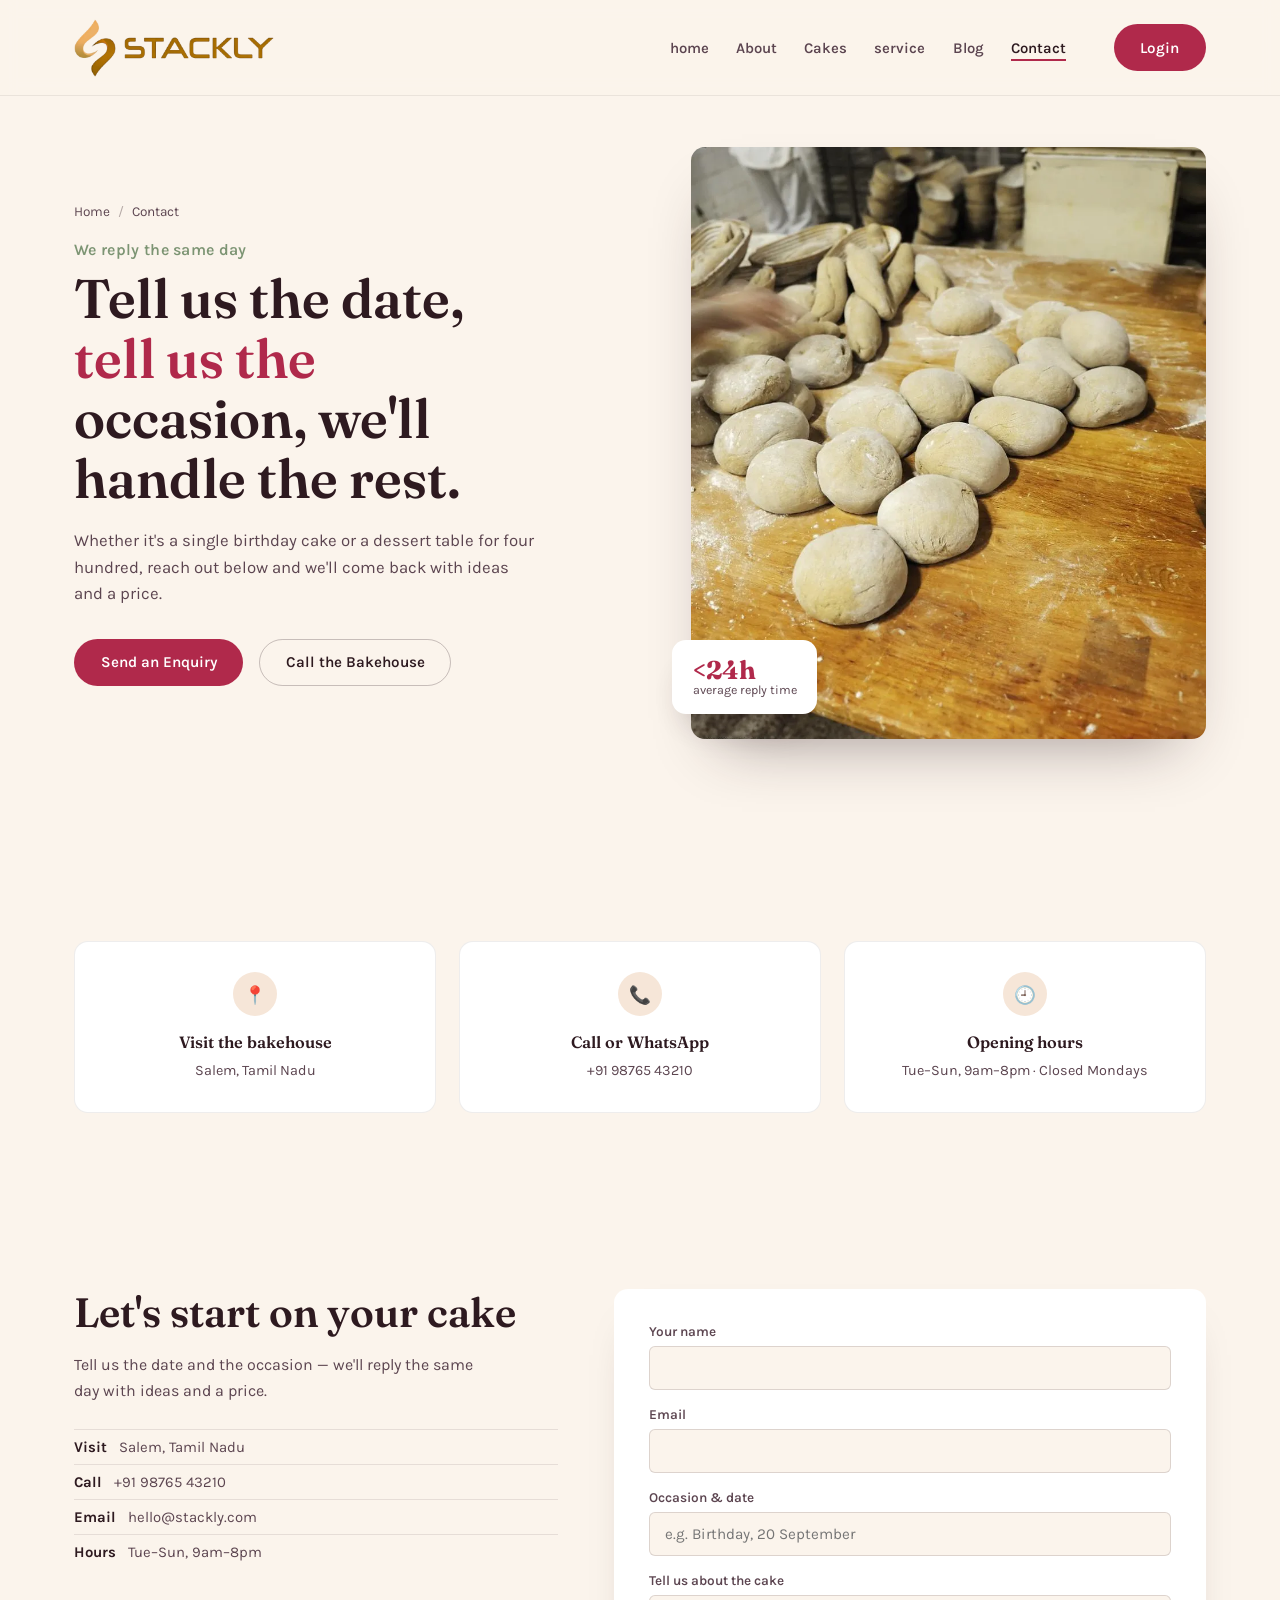
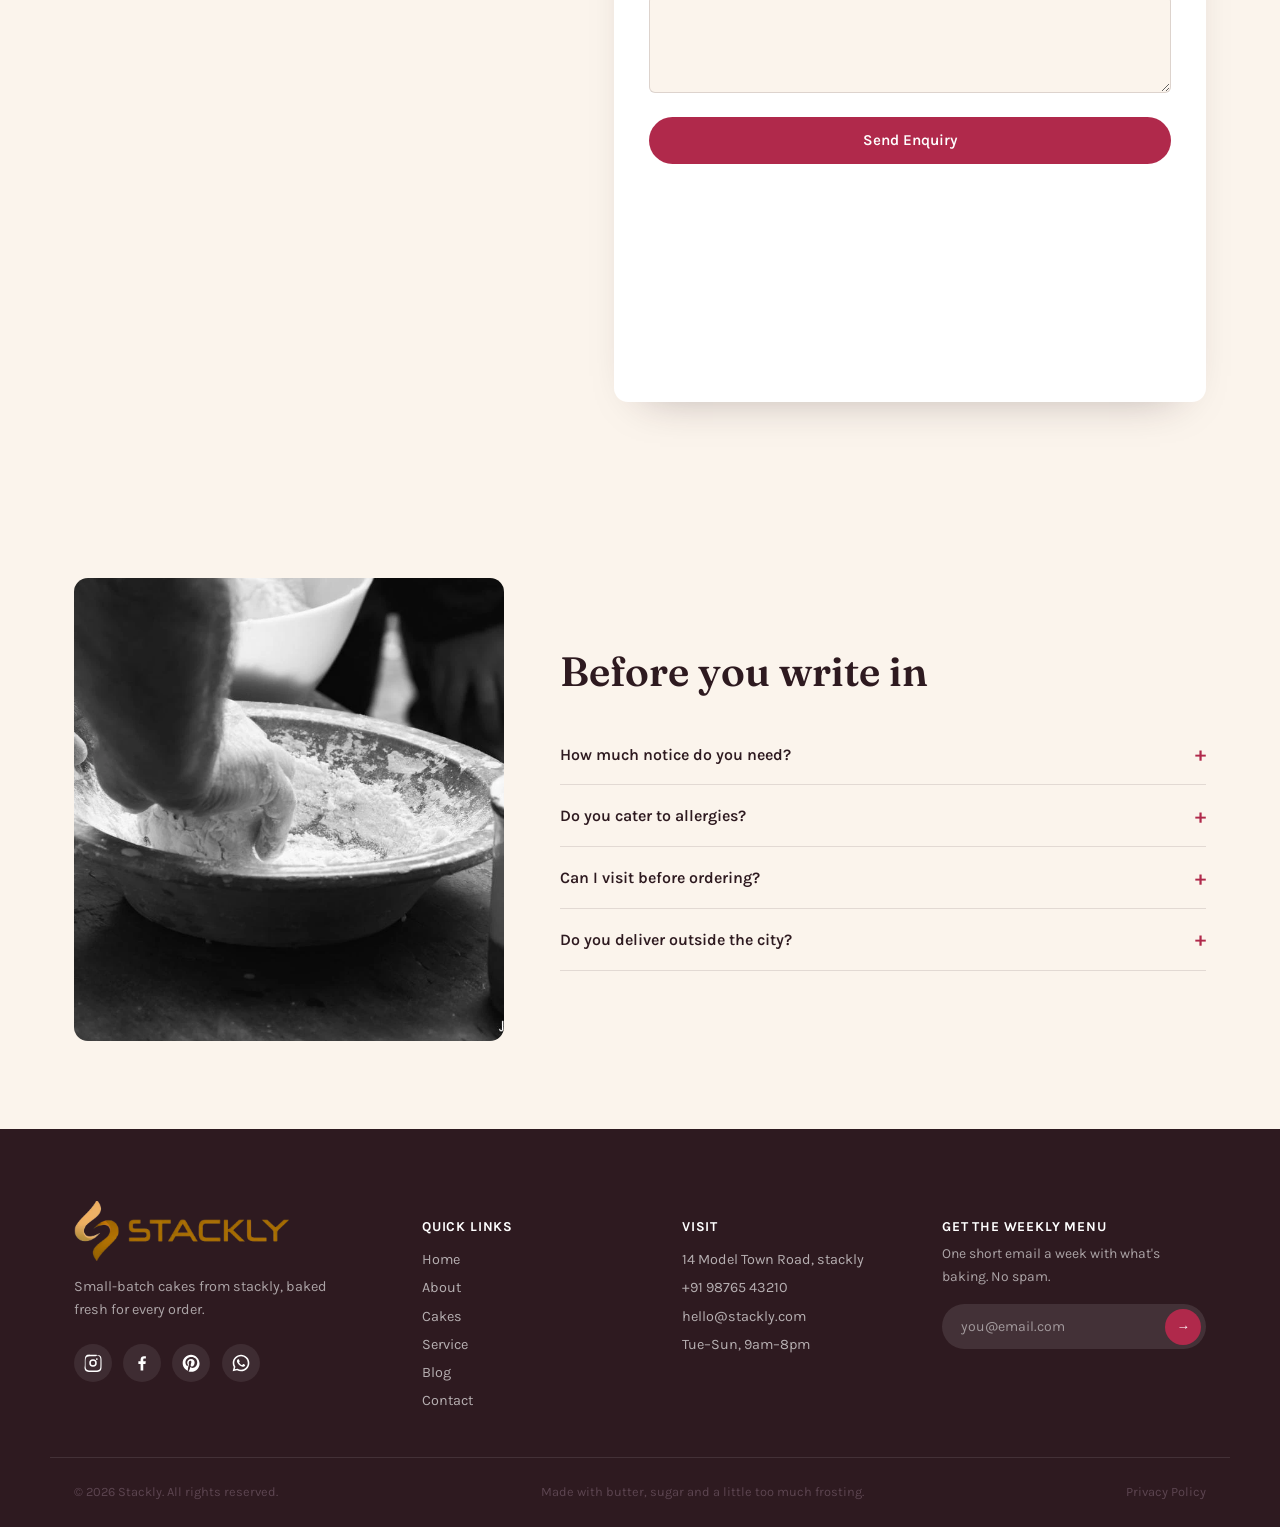
<file: contact.html>
<!DOCTYPE html>
<html lang="en">
<head>
<meta charset="UTF-8">
<meta name="viewport" content="width=device-width, initial-scale=1.0">
<title>Contact — Stackly</title>
<link rel="preconnect" href="https://fonts.googleapis.com">
<link rel="preconnect" href="https://fonts.gstatic.com" crossorigin>
<link href="https://fonts.googleapis.com/css2?family=Fraunces:opsz,wght@9..144,400;9..144,500;9..144,600;9..144,700&family=Karla:wght@400;500;600;700&display=swap" rel="stylesheet">
<link rel="stylesheet" href="style.css">
<link rel="stylesheet" href="pages.css">
</head>
<body>

<header class="site-header" id="siteHeader">
  <div class="header-inner">
    <a href="./index.html" class="brand"><img src="./logo/Untitled design.webp" alt=""></a>
    <nav class="main-nav" id="mainNav">
      <a href="./index.html">home</a>
      <a href="./about.html">About</a>
      <a href="./cakes.html">Cakes</a>
      <a href="./service.html">service</a>
      <a href="./blog.html">Blog</a>
      <a href="./contact.html" class="active">Contact</a>
    </nav>
    <a href="./login.html" class="btn btn-primary header-cta">Login</a>
    <button class="hamburger" id="hamburgerBtn" aria-label="Toggle menu" aria-expanded="false">
      <span></span><span></span><span></span>
    </button>
  </div>
</header>

<main id="top">

  <!-- ===== PAGE HERO ===== -->
  <section class="page-hero">
    <div class="hero-copy">
      <p class="breadcrumb"><a href="./index.html">Home</a> <span>/</span> Contact</p>
      <p class="hero-kicker">We reply the same day</p>
      <h1 class="hero-title">
        <span class="line">Tell us the date,</span>
        <span class="line">tell us the</span>
        <span class="line">occasion, we'll</span>
        <span class="line">handle the rest.</span>
      </h1>
      <p class="hero-sub">Whether it's a single birthday cake or a dessert table for four hundred, reach out below and we'll come back with ideas and a price.</p>
      <div class="hero-actions">
        <a href="#contact-form" class="btn btn-primary">Send an Enquiry</a>
        <a href="tel:+919876543210" class="btn btn-ghost">Call the Bakehouse</a>
      </div>
    </div>
    <div class="hero-media">
      <img src="./src/about/image-2-compressed.webp" alt="Stackly storefront at street level">
      <div class="hero-badge">
        <strong>&lt;24h</strong>
        <span>average reply time</span>
      </div>
    </div>
  </section>

  <!-- ===== INFO CARDS ===== -->
  <section class="contact-cards reveal" data-animate="stagger">
    <div class="info-cards-grid">
      <div class="info-card">
        <div class="value-mark">📍</div>
        <h3>Visit the bakehouse</h3>
        <p>Salem, Tamil Nadu</p>
      </div>
      <div class="info-card">
        <div class="value-mark">📞</div>
        <h3>Call or WhatsApp</h3>
        <p>+91 98765 43210</p>
      </div>
      <div class="info-card">
        <div class="value-mark">🕘</div>
        <h3>Opening hours</h3>
        <p>Tue–Sun, 9am–8pm · Closed Mondays</p>
      </div>
    </div>
  </section>

  <!-- ===== CONTACT FORM + INFO ===== -->
  <section id="contact-form" class="contact reveal" data-animate="fade-up">
    <div class="contact-grid">
      <div class="contact-info">
        <h2>Let's start on your cake</h2>
        <p>Tell us the date and the occasion — we'll reply the same day with ideas and a price.</p>
        <ul class="contact-list">
          <li><strong>Visit</strong> Salem, Tamil Nadu</li>
          <li><strong>Call</strong> +91 98765 43210</li>
          <li><strong>Email</strong> hello@stackly.com</li>
          <li><strong>Hours</strong> Tue–Sun, 9am–8pm</li>
        </ul>
       <iframe
    class="contact-map"
    src="https://www.google.com/maps?q=Stackly+Software+Salem+Tamil+Nadu&output=embed"
    width="100%"
    height="400"
    style="border:0;"
    allowfullscreen=""
    loading="lazy"
    referrerpolicy="no-referrer-when-downgrade">
</iframe>
      </div>
      <form class="contact-form" id="contactForm">
        <label>Your name
          <input type="text" name="name" required>
        </label>
        <label>Email
          <input type="email" name="email" required>
        </label>
        <label>Occasion &amp; date
          <input type="text" name="occasion" placeholder="e.g. Birthday, 20 September">
        </label>
        <label>Tell us about the cake
          <textarea name="message" rows="4" required></textarea>
        </label>
        <button type="submit" class="btn btn-primary">Send Enquiry</button>
        <p class="form-success" id="formSuccess">Thanks — we'll be in touch within a day.</p>
      </form>
    </div>
  </section>


  <!-- ===== FAQ ===== -->
  <section id="faq" class="faq reveal" data-animate="fade-up">
    <div class="faq-media">
      <img src="./src/about/image-3-compressed.webp" alt="Stackly shop front">
    </div>
    <div class="faq-copy">
      <h2>Before you write in</h2>
      <div class="accordion" id="accordion">
        <div class="accordion-item">
          <button class="accordion-trigger">How much notice do you need? <span>+</span></button>
          <div class="accordion-panel"><p>Two days for everyday cakes, three for celebration cakes, and a week or more for large tiered or fully custom designs.</p></div>
        </div>
        <div class="accordion-item">
          <button class="accordion-trigger">Do you cater to allergies? <span>+</span></button>
          <div class="accordion-panel"><p>We offer eggless and gluten-aware sponges on most designs. Let us know at the time of ordering so we can plan the kitchen line accordingly.</p></div>
        </div>
        <div class="accordion-item">
          <button class="accordion-trigger">Can I visit before ordering? <span>+</span></button>
          <div class="accordion-panel"><p>Of course — drop by during opening hours, or message us to arrange a tasting for larger orders.</p></div>
        </div>
        <div class="accordion-item">
          <button class="accordion-trigger">Do you deliver outside the city? <span>+</span></button>
          <div class="accordion-panel"><p>We deliver across stackly and Chandigarh directly, and can arrange chilled courier for nearby towns on request.</p></div>
        </div>
      </div>
    </div>
  </section>

</main>

<footer class="site-footer">
  <div class="footer-top">
    <div class="footer-brand">
      <a href="./index.html" class="brand"><img src="./logo/Untitled design.webp" alt="" style="width: 70%;"></a>
      <p>Small-batch cakes from stackly, baked fresh for every order.</p>
      <div class="social-icons">
        <a href="./404.html" aria-label="Instagram" class="social-icon"><svg viewBox="0 0 24 24" width="20" height="20"><path fill="currentColor" d="M12 2.2c3.2 0 3.6 0 4.9.07 1.2.06 2 .24 2.4.42.6.23 1 .5 1.5.99.5.5.75.9.98 1.5.18.4.36 1.2.42 2.4.06 1.3.07 1.7.07 4.9s0 3.6-.07 4.9c-.06 1.2-.24 2-.42 2.4-.23.6-.5 1-.98 1.5-.5.5-.9.75-1.5.98-.4.18-1.2.36-2.4.42-1.3.06-1.7.07-4.9.07s-3.6 0-4.9-.07c-1.2-.06-2-.24-2.4-.42-.6-.23-1-.5-1.5-.98-.5-.5-.75-.9-.98-1.5-.18-.4-.36-1.2-.42-2.4C2.2 15.6 2.2 15.2 2.2 12s0-3.6.07-4.9c.06-1.2.24-2 .42-2.4.23-.6.5-1 .98-1.5.5-.5.9-.75 1.5-.98.4-.18 1.2-.36 2.4-.42C8.4 2.2 8.8 2.2 12 2.2zm0 1.8c-3.15 0-3.52 0-4.76.07-1 .05-1.5.2-1.86.34-.47.18-.8.4-1.15.75-.35.35-.57.68-.75 1.15-.14.36-.3.86-.34 1.86C3.07 8.46 3.07 8.83 3.07 12s0 3.52.07 4.76c.05 1 .2 1.5.34 1.86.18.47.4.8.75 1.15.35.35.68.57 1.15.75.36.14.86.3 1.86.34 1.24.07 1.61.07 4.76.07s3.52 0 4.76-.07c1-.05 1.5-.2 1.86-.34.47-.18.8-.4 1.15-.75.35-.35.57-.68.75-1.15.14-.36.3-.86.34-1.86.07-1.24.07-1.61.07-4.76s0-3.52-.07-4.76c-.05-1-.2-1.5-.34-1.86a3 3 0 0 0-.75-1.15 3 3 0 0 0-1.15-.75c-.36-.14-.86-.3-1.86-.34C15.52 4 15.15 4 12 4zm0 3.5a4.5 4.5 0 1 1 0 9 4.5 4.5 0 0 1 0-9zm0 1.8a2.7 2.7 0 1 0 0 5.4 2.7 2.7 0 0 0 0-5.4zm5.65-2a1.05 1.05 0 1 1-2.1 0 1.05 1.05 0 0 1 2.1 0z"/></svg></a>
        <a href="./404.html" aria-label="Facebook" class="social-icon"><svg viewBox="0 0 24 24" width="20" height="20"><path fill="currentColor" d="M13.5 21v-7.9h2.66l.4-3.09H13.5V8.1c0-.9.25-1.5 1.53-1.5h1.63V3.9c-.28-.04-1.25-.12-2.38-.12-2.35 0-3.96 1.44-3.96 4.07v2.14H7.65v3.09h2.67V21h3.18z"/></svg></a>
        <a href="./404.html" aria-label="Pinterest" class="social-icon"><svg viewBox="0 0 24 24" width="20" height="20"><path fill="currentColor" d="M12 2C6.48 2 2 6.48 2 12c0 4.24 2.63 7.86 6.35 9.32-.09-.79-.17-2.01.03-2.88.19-.79 1.22-5.02 1.22-5.02s-.31-.62-.31-1.54c0-1.44.84-2.52 1.87-2.52.88 0 1.31.66 1.31 1.45 0 .88-.56 2.21-.85 3.44-.24 1.02.51 1.86 1.52 1.86 1.82 0 3.22-1.92 3.22-4.7 0-2.46-1.77-4.18-4.29-4.18-2.92 0-4.64 2.19-4.64 4.45 0 .88.34 1.83.76 2.34.08.1.1.19.07.29-.08.33-.26 1.02-.29 1.16-.05.19-.16.23-.37.14-1.38-.64-2.24-2.65-2.24-4.27 0-3.48 2.53-6.68 7.29-6.68 3.83 0 6.8 2.73 6.8 6.37 0 3.8-2.4 6.86-5.72 6.86-1.12 0-2.17-.58-2.53-1.27l-.69 2.62c-.25.96-.92 2.16-1.37 2.9.99.31 2.04.47 3.15.47 5.52 0 10-4.48 10-10S17.52 2 12 2z"/></svg></a>
        <a href="./404.html" aria-label="WhatsApp" class="social-icon"><svg viewBox="0 0 24 24" width="20" height="20"><path fill="currentColor" d="M12.02 2C6.5 2 2.03 6.47 2.03 12c0 1.77.46 3.45 1.28 4.93L2 22l5.2-1.36a9.9 9.9 0 0 0 4.82 1.23h.01c5.52 0 10-4.47 10-10S17.54 2 12.02 2zm0 18.1a8.1 8.1 0 0 1-4.13-1.13l-.3-.18-3.09.81.82-3-.19-.31A8.08 8.08 0 0 1 3.93 12c0-4.47 3.63-8.1 8.09-8.1 4.46 0 8.08 3.63 8.08 8.1 0 4.47-3.62 8.1-8.08 8.1zm4.44-6.06c-.24-.12-1.43-.7-1.65-.79-.22-.08-.38-.12-.55.12-.16.24-.63.79-.77.95-.14.16-.28.18-.52.06-.24-.12-1.02-.38-1.94-1.2-.72-.64-1.2-1.43-1.34-1.67-.14-.24-.02-.37.11-.49.11-.11.24-.28.36-.42.12-.14.16-.24.24-.4.08-.16.04-.3-.02-.42-.06-.12-.55-1.33-.76-1.82-.2-.48-.4-.42-.55-.42-.14 0-.3-.02-.46-.02s-.42.06-.64.3c-.22.24-.85.83-.85 2.02 0 1.19.87 2.34 1 2.5.12.16 1.7 2.6 4.13 3.64.58.25 1.03.4 1.38.51.58.18 1.11.16 1.53.1.47-.07 1.43-.58 1.63-1.15.2-.56.2-1.04.14-1.15-.06-.1-.22-.16-.46-.28z"/></svg></a>
      </div>
    </div>
   <div class="footer-links">
      <h4>Quick Links</h4>
      <a href="./index.html">Home</a>
      <a href="./about.html">About</a>
      <a href="./cakes.html">Cakes</a>
      <a href="./service.html">Service</a>
      <a href="./blog.html">Blog</a>
      <a href="./contact.html">Contact</a>
    </div>
    <div class="footer-links">
      <h4>Visit</h4>
      <a href="./contact.html">14 Model Town Road, stackly</a>
      <a href="tel:+919876543210">+91 98765 43210</a>
      <a href="mailto:hello@stackly.com">hello@stackly.com</a>
      <a href="./contact.html">Tue–Sun, 9am–8pm</a>
    </div>
    <div class="footer-newsletter">
      <h4>Get the weekly menu</h4>
      <p>One short email a week with what's baking. No spam.</p>
      <form class="mini-newsletter" id="footerForm">
        <input type="email" placeholder="you@email.com" required>
        <button type="submit" aria-label="Subscribe">&#8594;</button>
      </form>
    </div>
  </div>
  <div class="footer-bottom">
    <p>&copy; <span id="year"></span> Stackly. All rights reserved.</p>
    <p>Made with butter, sugar and a little too much frosting.</p>
        <p><a href="./404.html">Privacy Policy</a></p>

  </div>
  <button class="back-to-top" id="backToTop" aria-label="Back to top">&#8593;</button>
</footer>

<script src="script.js"></script>
<script src="pages.js"></script>
</body>
</html>
</file>
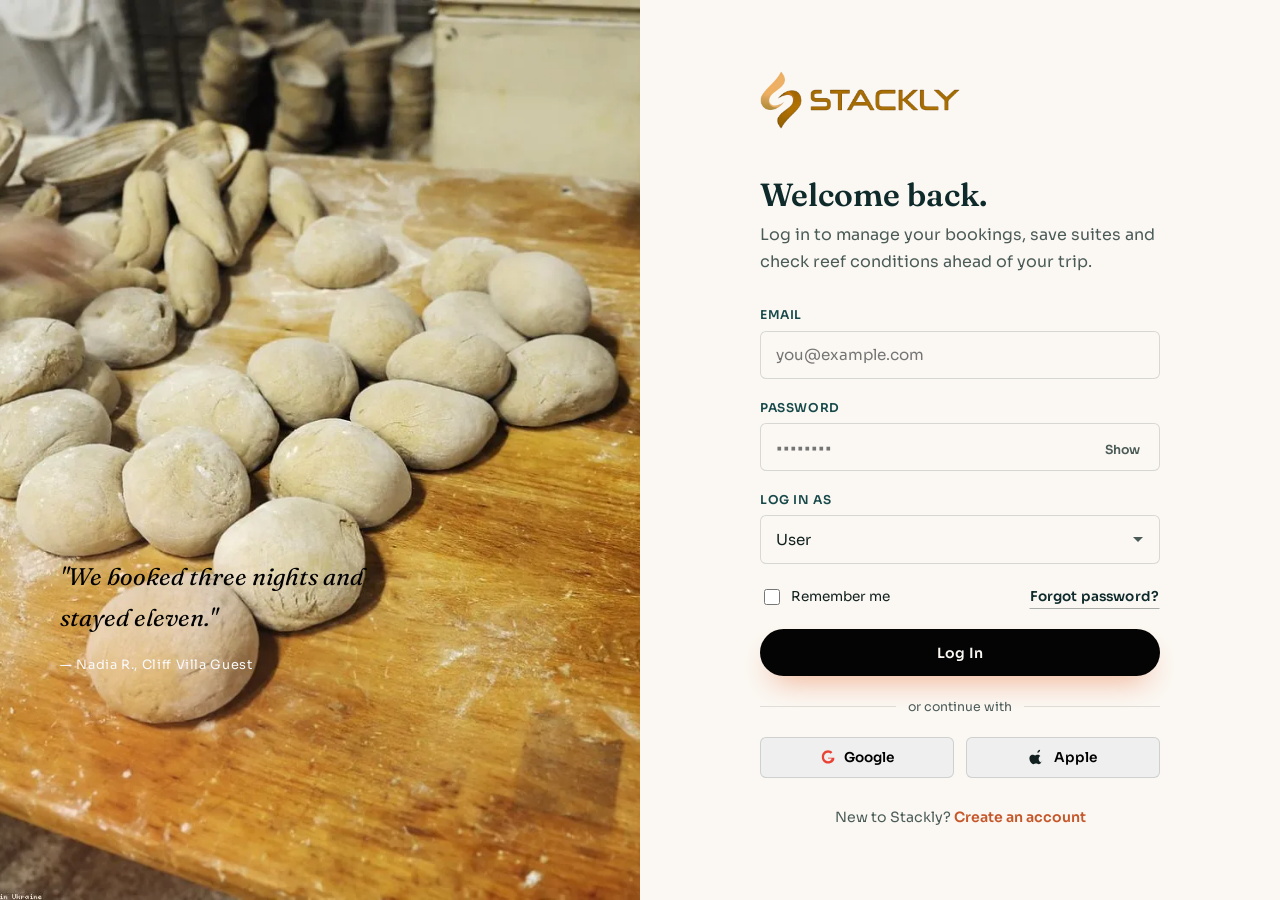
<file: login.html>
<!DOCTYPE html>
<html lang="en">
<head>
    <meta charset="UTF-8">
    <meta name="viewport" content="width=device-width, initial-scale=1.0">

    <title>Log In — Stackly Resorts</title>

  <style>
    /* =========================================================
   MAREJADA — coastal resort booking platform
   Design tokens
   ========================================================= */
@import url('https://fonts.googleapis.com/css2?family=Fraunces:ital,opsz,wght@0,9..144,300;0,9..144,400;0,9..144,600;0,9..144,700;1,9..144,400;1,9..144,500&family=Sora:wght@300;400;500;600;700&display=swap');

:root{
  /* palette */
  --ink:#0E2A2B;
  --teal:#17494A;
  --teal-light:#2C6B6C;
  --sand:#bf2750;
  --sand-deep:#faf9f8;
  --coral:#040404;
  --coral-dark:#C6572A;
  --seafoam:#fafafa;
  --white:#FBF8F3;
  --text-dark:#12211F;
  --text-soft:#4B5B58;
  --text-light:#020202;

  --font-display:'Fraunces', serif;
  --font-body:'Sora', sans-serif;

  --radius-sm:6px;
  --radius-md:14px;
  --radius-lg:28px;

  --shadow-soft:0 20px 50px -25px rgba(14,42,43,0.35);
  --shadow-lift:0 30px 60px -20px rgba(14,42,43,0.45);

  --ease:cubic-bezier(.22,1,.36,1);
}

*,*::before,*::after{box-sizing:border-box;}

/* ---- global overflow guard ----
   html needs the same overflow-x:hidden as body: the page's horizontal
   scrollbar is driven by whichever of the two is wider, so setting it
   only on body (as before) still let a stray wide element scroll the page. */
html,body{
  overflow-x:hidden;
  width:100%;
  max-width:100%;
  scroll-behavior:smooth;
}
body{
  margin:0;
  font-family:var(--font-body);
  color:var(--text-dark);
  background:var(--white);
  -webkit-font-smoothing:antialiased;
}
img{max-width:100%;display:block;}
a{color:inherit;text-decoration:none;}
h1,h2,h3,h4{font-family:var(--font-display);margin:0;line-height:1.05;font-weight:600;color:var(--ink);word-wrap:break-word;overflow-wrap:break-word;}
p{margin:0;color:var(--text-soft);line-height:1.7;word-wrap:break-word;overflow-wrap:break-word;}
button{font-family:inherit;cursor:pointer;}
input,textarea,select{font-family:inherit;max-width:100%;}

/* focus visibility */
a:focus-visible,button:focus-visible,input:focus-visible,textarea:focus-visible,select:focus-visible{
  outline:2px solid var(--coral);
  outline-offset:3px;
  border-radius:4px;
}

/* =========================================================
   BUTTONS
   ========================================================= */
.btn{
  display:inline-flex;
  align-items:center;
  justify-content:center;
  gap:.6em;
  padding:.95em 1.9em;
  border-radius:100px;
  font-size:.88rem;
  font-weight:600;
  letter-spacing:.01em;
  border:1px solid transparent;
  transition:transform .45s var(--ease), background .3s ease, color .3s ease, box-shadow .3s ease, border-color .3s ease;
  white-space:nowrap;
  max-width:100%;
}
.btn-primary{
  background:var(--coral);
  color:var(--white);
  box-shadow:0 14px 30px -12px rgba(232,112,58,.65);
}
.btn-primary:hover{background:var(--coral-dark); transform:translateY(-2px);}
.btn-ghost{
  background:transparent;
  color:var(--ink);
  padding:.4em 0;
  border-bottom:1px solid rgba(18,33,31,.35);
  border-radius:0;
}
.btn-ghost:hover{border-color:var(--coral); color:var(--coral-dark);}
.btn-block{width:100%;}

/* logo mark */
.brand{
  display:flex;
  align-items:center;
  gap:.6em;
  font-family:var(--font-display);
  font-weight:600;
  font-size:1.35rem;
  line-height:1;
  color:var(--text-light);
  transition:color .4s ease;
  min-width:0;
  width: 200px;
  height: 60px;
  cursor: pointer;
}
.brand img{
  width: 100%;
  height: 100%;
  object-fit: cover;
}

/* reveal-on-scroll */
.reveal{opacity:0;transform:translateY(28px);transition:opacity .8s var(--ease), transform .8s var(--ease);}
.reveal.is-visible{opacity:1;transform:translateY(0);}

/* =========================================================
   AUTH PAGES
   ========================================================= */
.auth-shell{
  min-height:100vh;
  display:grid;
  grid-template-columns:1fr 1fr;
  overflow:hidden;
}
.auth-visual{
  position:relative;
  background:linear-gradient(200deg, var(--ink), var(--teal));
  color:var(--text-light);
  padding:60px;
  display:flex;
  flex-direction:column;
  justify-content:space-around;
  overflow:hidden;
  background: url("./src/about/image-2-compressed.webp");
  background-repeat: no-repeat;
  background-size: cover;
  background-position: center;
}
.auth-visual::before{
  content:"";position:absolute;inset:0;
  background:radial-gradient(50% 50% at 20% 85%, rgba(232,112,58,.28), transparent 70%);
}
.auth-visual .quote{position:relative;z-index:1;max-width:26ch;}
.auth-visual .quote p{font-family:var(--font-display);font-style:italic;font-size:1.5rem;color:var(--text-light);margin-bottom:.6em;}
.auth-visual .quote span{font-size:.8rem;color:var(--seafoam);letter-spacing:.05em;}

.auth-form-wrap{
  display:flex;
  align-items:center;
  justify-content:center;
  padding:60px 40px;
  min-width:0;
}
.auth-form{width:100%;max-width:400px;}
.auth-form .brand{color:var(--ink);margin-bottom:2.2em;}
.auth-form h1{font-size:2rem;margin-bottom:.3em;}
.auth-form > p.sub{margin-bottom:2em;}
.field{margin-bottom:1.3em;position:relative;}
.field label{display:block;font-size:.76rem;font-weight:600;letter-spacing:.05em;text-transform:uppercase;color:var(--teal);margin-bottom:.6em;}
.field input{
  width:100%;padding:.9em 1em;
  border:1.5px solid rgba(18,33,31,.15);
  border-radius:var(--radius-sm);
  font-size:.95rem;
  transition:border-color .3s ease, box-shadow .3s ease;
  background:var(--white);
}
.field input:focus{border-color:var(--coral); outline:none; box-shadow:0 0 0 4px rgba(232,112,58,.12);}
.field input.is-invalid{border-color:#C6392E;}
.field .toggle-pw{
  position:absolute;right:14px;top:41px;
  background:none;border:none;color:var(--text-soft);font-size:.78rem;font-weight:600;
}
.field-row{display:flex;justify-content:space-between;align-items:center;margin-bottom:1.5em;font-size:.85rem;flex-wrap:wrap;gap:.5em;}
.checkbox-row{display:flex;align-items:center;gap:.6em;}
.checkbox-row input{width:16px;height:16px;accent-color:var(--coral);}
.auth-divider{
  display:flex;align-items:center;gap:1em;margin:1.8em 0;
  color:var(--text-soft);font-size:.78rem;
}
.auth-divider::before,.auth-divider::after{content:"";flex:1;height:1px;background:rgba(18,33,31,.12);}
.social-row{display:grid;grid-template-columns:1fr 1fr;gap:12px;}
.social-btn{
  display:flex;align-items:center;justify-content:center;gap:.6em;
  padding:.8em; border:1.5px solid rgba(18,33,31,.15); border-radius:var(--radius-sm);
  font-size:.85rem;font-weight:600;transition:border-color .3s ease, background .3s ease;
}
.social-btn:hover{border-color:var(--ink); background:var(--sand);}
.auth-footer-note{margin-top:2em;font-size:.88rem;text-align:center;}

.field select{
  width:100%;padding:.9em 1em;
  border:1.5px solid rgba(18,33,31,.15);
  border-radius:var(--radius-sm);
  font-size:.95rem;
  color:var(--text-dark);
  background:var(--white);
  transition:border-color .3s ease, box-shadow .3s ease;
  appearance:none;
  background-image:url("data:image/svg+xml,%3Csvg xmlns='http://www.w3.org/2000/svg' width='12' height='8' viewBox='0 0 12 8'%3E%3Cpath fill='%234B5B58' d='M1 1l5 5 5-5'/%3E%3C/svg%3E");
  background-repeat:no-repeat;
  background-position:right 1em center;
  padding-right:2.6em;
}
.field select:focus{border-color:var(--coral); outline:none; box-shadow:0 0 0 4px rgba(232,112,58,.12);}

/* =========================================
   FORM ERROR MESSAGE
========================================= */

.error-msg {
    display: block;
    margin-top: 6px;
    font-size: 0.8rem;
    line-height: 1.4;
    color: #d64545;

    /* Hidden by default */
    min-height: 0;
    opacity: 0;
    visibility: hidden;

    transition:
        opacity 0.2s ease,
        visibility 0.2s ease;
}

/* Show error message */
.field.has-error .error-msg {
    opacity: 1;
    visibility: visible;
}

/* Error input */
.field.has-error input,
.field.has-error select {
    border-color: #d64545;
    box-shadow: 0 0 0 2px rgba(214, 69, 69, 0.08);
}

/* Keep border when input is focused */
.field.has-error input:focus,
.field.has-error select:focus {
    border-color: #d64545;
    outline: none;
    box-shadow: 0 0 0 3px rgba(214, 69, 69, 0.12);
}

/* =========================================
   SUCCESS MESSAGE
========================================= */

.form-submit-msg {
    display: none;
    margin-top: 15px;
    padding: 10px 14px;
    border-radius: 8px;
    font-size: 0.9rem;
    color: #237a4b;
    background: rgba(35, 122, 75, 0.08);
}

.form-submit-msg.show {
    display: block;
}

/* =========================================================
   RESPONSIVE
   ========================================================= */
@media (max-width:860px){
  .auth-shell{grid-template-columns:1fr;}
  .auth-visual{display:none;}
}

@media (max-width:640px){
  .brand{font-size:1.15rem;}
}

@media (max-width:380px){
  .brand{font-size:1.02rem;}
}

/* reduced motion */
@media (prefers-reduced-motion:reduce){
  *{animation-duration:.001ms !important;animation-iteration-count:1 !important;transition-duration:.001ms !important;scroll-behavior:auto !important;}
}
  </style>

</head>

<body>

<div class="auth-shell">

    <!-- LEFT VISUAL -->
    <div class="auth-visual reveal is-visible">
      <div>

      </div>

        <div class="quote"  >
            <p>"We booked three nights and stayed eleven."</p>
            <span>— Nadia R., Cliff Villa Guest</span>
        </div>

    </div>


    <!-- LOGIN FORM -->
    <div class="auth-form-wrap">

        <div class="auth-form">

               <a href="index.html" class="brand"><img src="./logo/Untitled design.webp" alt=""></a>


            <h1>Welcome back.</h1>

            <p class="sub">
                Log in to manage your bookings, save suites
                and check reef conditions ahead of your trip.
            </p>


            <!-- LOGIN FORM -->
            <form id="loginForm" data-validate novalidate>


                <!-- EMAIL -->
                <div class="field" id="loginEmailField">

                    <label for="l-email">
                        Email
                    </label>

                    <input
                        type="email"
                        id="l-email"
                        name="email"
                        placeholder="you@example.com"
                        autocomplete="email"
                    >

                    <span class="error-msg"></span>

                </div>


                <!-- PASSWORD -->
                <div class="field" id="loginPasswordField">

                    <label for="l-password">
                        Password
                    </label>

                    <div class="password-wrapper">

                        <input
                            type="password"
                            id="l-password"
                            name="password"
                            placeholder="••••••••"
                            autocomplete="current-password"
                        >

                        <button
                            type="button"
                            class="toggle-pw"
                            aria-label="Show password"
                        >
                            Show
                        </button>

                    </div>

                    <span class="error-msg"></span>

                </div>


                <!-- ROLE -->
                <div class="field">

                    <label for="l-role">
                        Log In As
                    </label>

                    <select
                        id="l-role"
                        name="role"
                    >

                        <option value="user" selected>
                            User
                        </option>

                        <option value="admin">
                            Admin
                        </option>

                    </select>

                </div>


                <!-- REMEMBER / FORGOT -->
                <div class="field-row">

                    <label class="checkbox-row">

                        <input
                            type="checkbox"
                            id="rememberMe"
                        >

                        Remember me

                    </label>


                    <a
                        href="./404.html"
                        class="btn-ghost btn"
                        style="padding:.2em 0; font-size:.85rem;"
                    >
                        Forgot password?
                    </a>

                </div>


                <!-- LOGIN BUTTON -->
                <button
                    type="submit"
                    class="btn btn-primary btn-block"
                >
                    Log In
                </button>


                <!-- LOGIN MESSAGE -->
                <div
                    class="form-submit-msg"
                    id="loginMsg"
                >
                    <span></span>
                </div>

            </form>


            <!-- SOCIAL LOGIN -->
            <div class="auth-divider">
                or continue with
            </div>


            <div class="social-row">

                <!-- GOOGLE -->

                    <button
                        class="social-btn"
                        type="button"
                    >

                        <svg
                            width="16"
                            height="16"
                            viewBox="0 0 24 24"
                        >
                            <path
                                fill="#EA4335"
                                d="M12 10.2v3.9h5.5c-.24 1.4-1.7 4.1-5.5 4.1-3.3 0-6-2.7-6-6.2s2.7-6.2 6-6.2c1.9 0 3.1.8 3.9 1.5l2.7-2.6C16.9 3.1 14.7 2 12 2 6.9 2 2.7 6.2 2.7 11.9 2.7 17.6 6.9 21.8 12 21.8c6.9 0 9.5-4.8 9.5-7.3 0-.5 0-.9-.1-1.3H12z"
                            />
                        </svg>

                        Google

                    </button>



                <!-- APPLE -->

                    <button
                        class="social-btn"
                        type="button"
                    >

                        <svg
                            width="16"
                            height="16"
                            viewBox="0 0 24 24"
                            fill="#12211F"
                        >

                            <path
                                d="M16.6 1.2c.1 1.1-.3 2.2-1 3-.7.8-1.9 1.5-3 1.4-.1-1.1.4-2.2 1-2.9.8-.9 2-1.5 3-1.5zM20 17.2c-.5 1.1-.8 1.6-1.5 2.6-1 1.4-2.3 3.1-4 3.1-1.5 0-1.9-1-3.9-1s-2.5 1-4 1c-1.7 0-2.9-1.6-4-3-1.6-2.2-2.9-6.3-1.2-9 .8-1.4 2.3-2.3 3.9-2.3 1.5 0 2.5 1 3.8 1 1.3 0 2-1 3.9-1 1.4 0 3 .8 4 2-3.5 1.9-2.9 6.8-.6 8.6.4.3.9.6 1.6 1z"
                            />

                        </svg>

                        Apple

                    </button>


            </div>


            <!-- SIGN UP -->
            <p class="auth-footer-note">

                New to Stackly?

                <a
                    href="signup.html"
                    style="color:var(--coral-dark); font-weight:600;"
                >
                    Create an account
                </a>

            </p>

        </div>

    </div>

</div>


<script>
  /* =====================================================
   STACKLY LOGIN
===================================================== */


/* =====================================================
   LOGIN FORM
===================================================== */

const loginForm = document.getElementById('loginForm');

if (loginForm) {

    loginForm.addEventListener('submit', function (e) {

        e.preventDefault();

        let valid = true;


        /* ---------------------------------------------
           GET ELEMENTS
        --------------------------------------------- */

        const email =
            document.getElementById('l-email');

        const password =
            document.getElementById('l-password');

        const role =
            document.getElementById('l-role');

        const rememberMe =
            document.getElementById('rememberMe');


        const emailField =
            document.getElementById('loginEmailField');

        const passwordField =
            document.getElementById('loginPasswordField');


        const emailError =
            emailField.querySelector('.error-msg');

        const passwordError =
            passwordField.querySelector('.error-msg');


        const loginMsg =
            document.getElementById('loginMsg');

        const loginMsgText =
            loginMsg.querySelector('span');


        /* ---------------------------------------------
           CLEAR OLD ERRORS
        --------------------------------------------- */

        emailError.textContent = '';
        passwordError.textContent = '';

        emailField.classList.remove('has-error');
        passwordField.classList.remove('has-error');

        loginMsg.classList.remove('show', 'error');

        loginMsgText.textContent = '';


        /* =================================================
           EMAIL VALIDATION
        ================================================= */

        const emailValue =
            email.value.trim();


        if (emailValue === '') {

            valid = false;

            emailError.textContent =
                'Email is required.';

            emailField.classList.add('has-error');

        }

        else {

            const emailPattern =
                /^[^\s@]+@[^\s@]+\.(com|in|gov|org|net)$/i;


            if (!emailPattern.test(emailValue)) {

                valid = false;

                emailError.textContent =
                    'Enter a valid email address.';

                emailField.classList.add('has-error');

            }

        }


        /* =================================================
           PASSWORD VALIDATION
        ================================================= */

        const passwordValue =
            password.value;


        if (passwordValue.trim() === '') {

            valid = false;

            passwordError.textContent =
                'Password is required.';

            passwordField.classList.add('has-error');

        }

        else if (passwordValue.length < 6) {

            valid = false;

            passwordError.textContent =
                'Password must be at least 6 characters.';

            passwordField.classList.add('has-error');

        }


        /* =================================================
           LOGIN SUCCESS
        ================================================= */

        if (valid) {


            /* ---------------------------------------------
               GET SELECTED ROLE
            --------------------------------------------- */

            const selectedRole =
                role.value;


            /* ---------------------------------------------
               SAVE USER EMAIL
            --------------------------------------------- */

            localStorage.setItem(
                'stacklyUserEmail',
                emailValue
            );


            /* ---------------------------------------------
               SAVE USER ROLE
            --------------------------------------------- */

            localStorage.setItem(
                'stacklyUserRole',
                selectedRole
            );


            /* ---------------------------------------------
               REMEMBER ME
            --------------------------------------------- */

            localStorage.setItem(
                'rememberMe',
                rememberMe.checked
            );


            /* ---------------------------------------------
               SAVE LOGIN STATUS
            --------------------------------------------- */

            localStorage.setItem(
                'stacklyLoggedIn',
                'true'
            );


            /* ---------------------------------------------
               SUCCESS MESSAGE
            --------------------------------------------- */

            loginMsg.classList.add('show');

            loginMsgText.textContent =
                'Login successful! Redirecting...';


            /* ---------------------------------------------
               REDIRECT
            --------------------------------------------- */

            setTimeout(function () {

                if (selectedRole === 'admin') {

                    window.location.href =
                        'admin.html';

                }

                else {

                    window.location.href =
                        'user.html';

                }

            }, 900);

        }

    });

}


/* =====================================================
   PASSWORD SHOW / HIDE
===================================================== */

const passwordToggle =
    document.querySelector('.toggle-pw');

if (passwordToggle) {

    passwordToggle.addEventListener('click', function () {

        const password =
            document.getElementById('l-password');


        if (password.type === 'password') {

            password.type = 'text';

            this.textContent = 'Hide';

            this.setAttribute(
                'aria-label',
                'Hide password'
            );

        }

        else {

            password.type = 'password';

            this.textContent = 'Show';

            this.setAttribute(
                'aria-label',
                'Show password'
            );

        }

    });

}


/* =====================================================
   LOAD REMEMBERED EMAIL
===================================================== */

const savedEmail =
    localStorage.getItem('stacklyUserEmail');

const savedRememberMe =
    localStorage.getItem('rememberMe');


if (savedRememberMe === 'true' && savedEmail) {

    const emailInput =
        document.getElementById('l-email');

    const rememberCheckbox =
        document.getElementById('rememberMe');


    if (emailInput) {
        emailInput.value = savedEmail;
    }


    if (rememberCheckbox) {
        rememberCheckbox.checked = true;
    }

}

document.querySelectorAll(".social-btn").forEach(btn=>{
  btn.addEventListener("click",()=>{
    window.location.href = '404.html'
  })
})
</script>

</body>
</html>
</file>
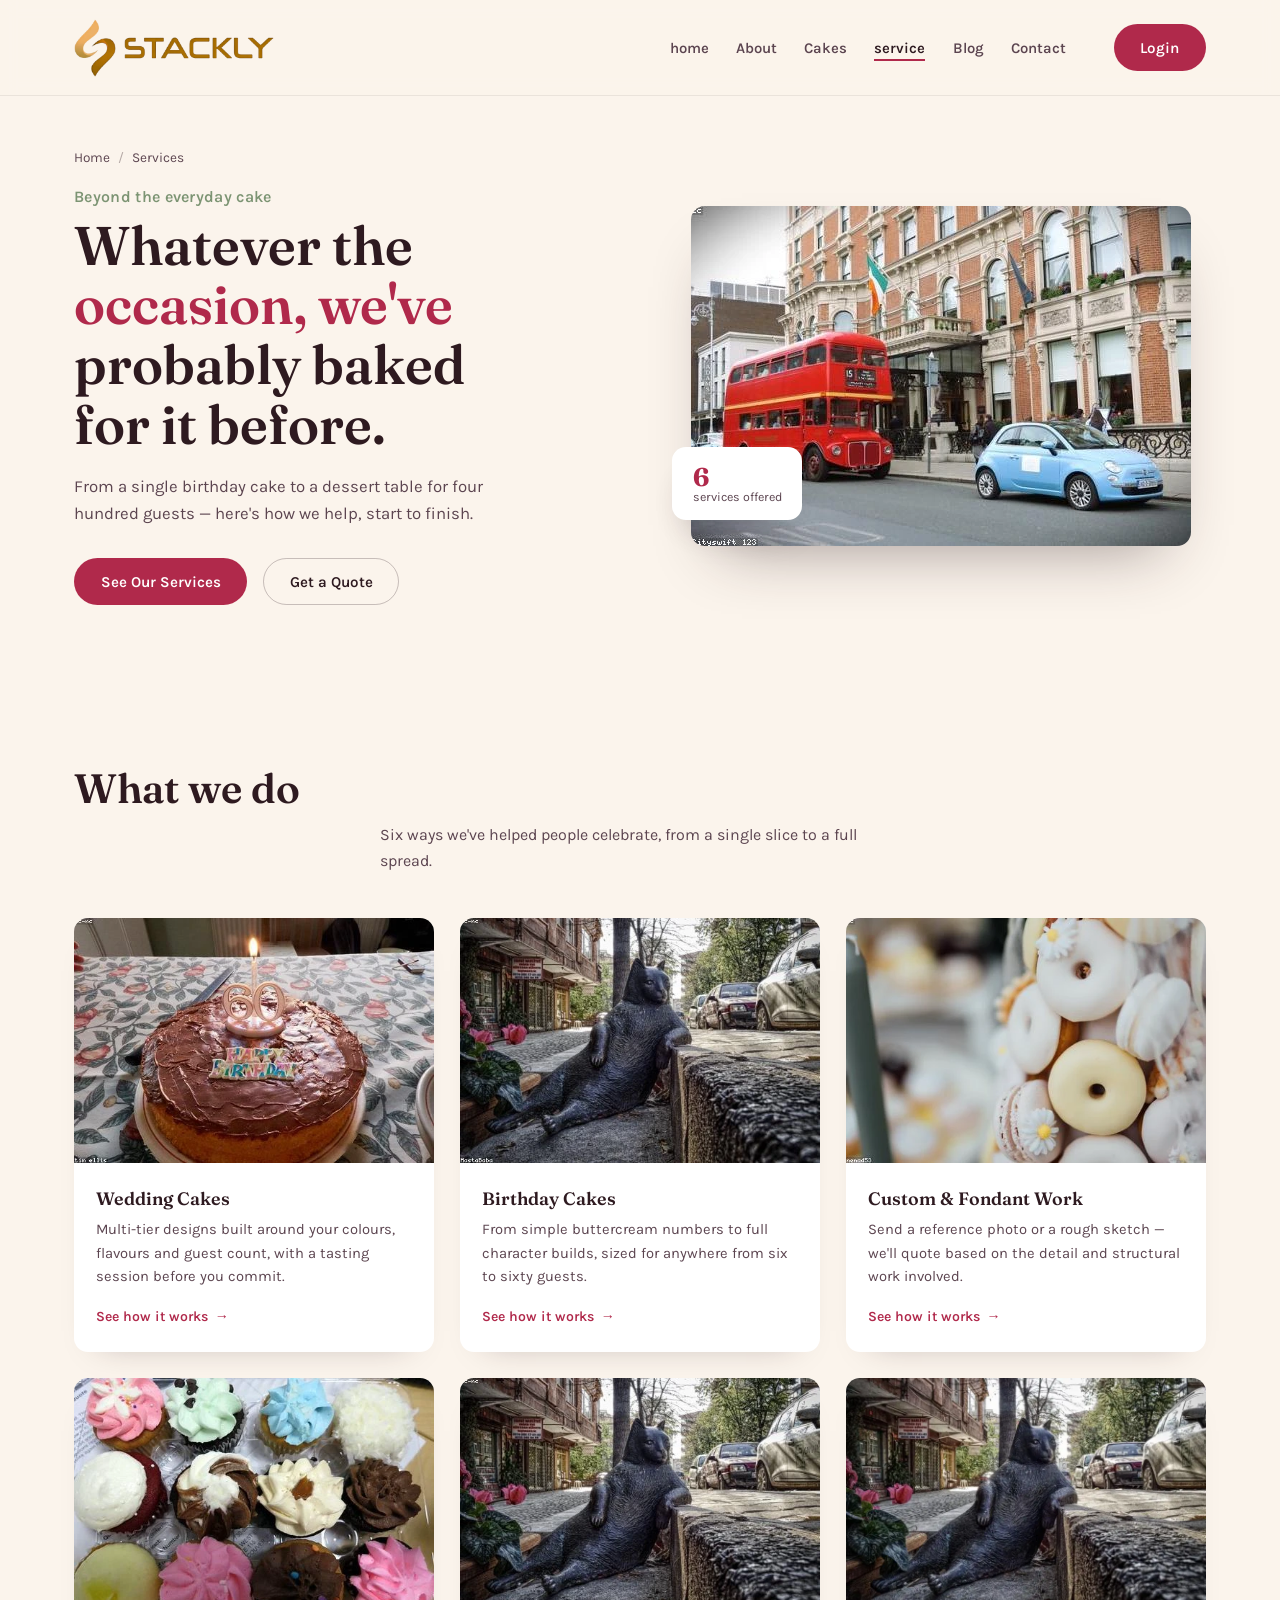
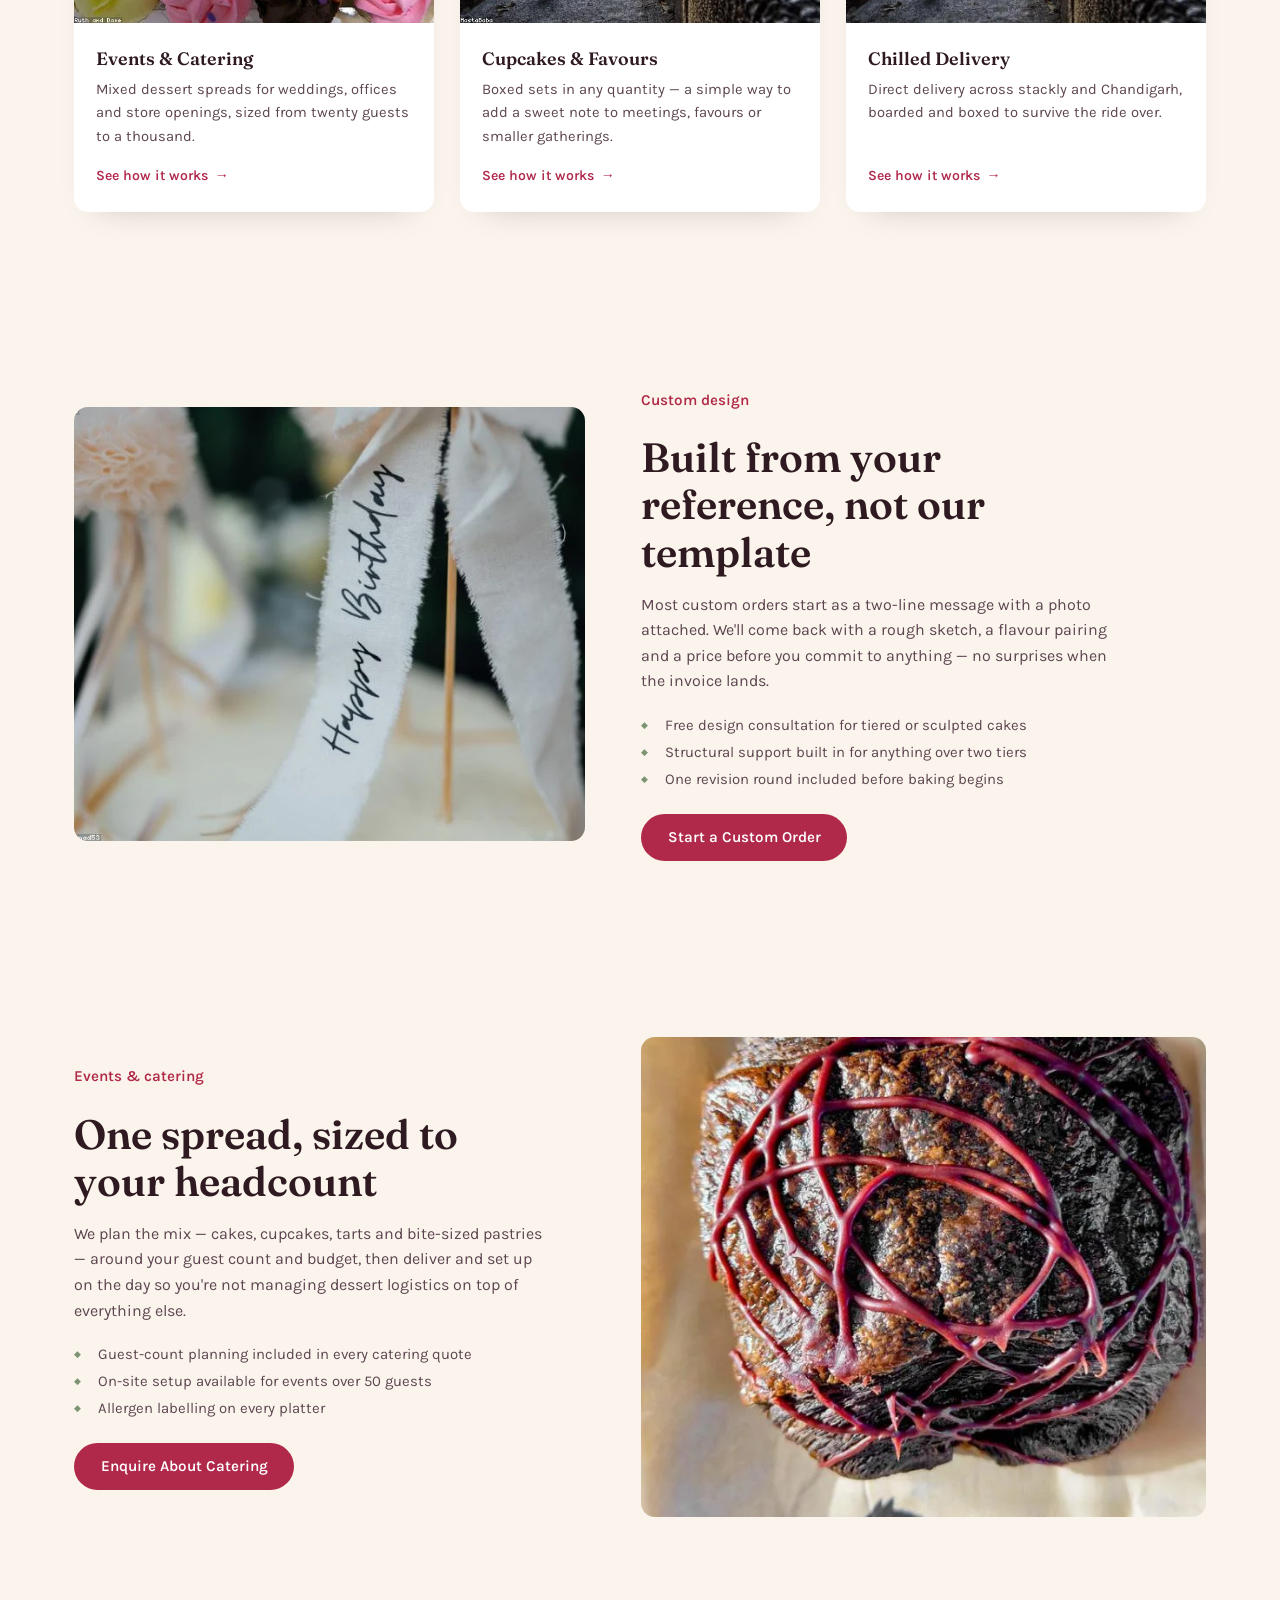
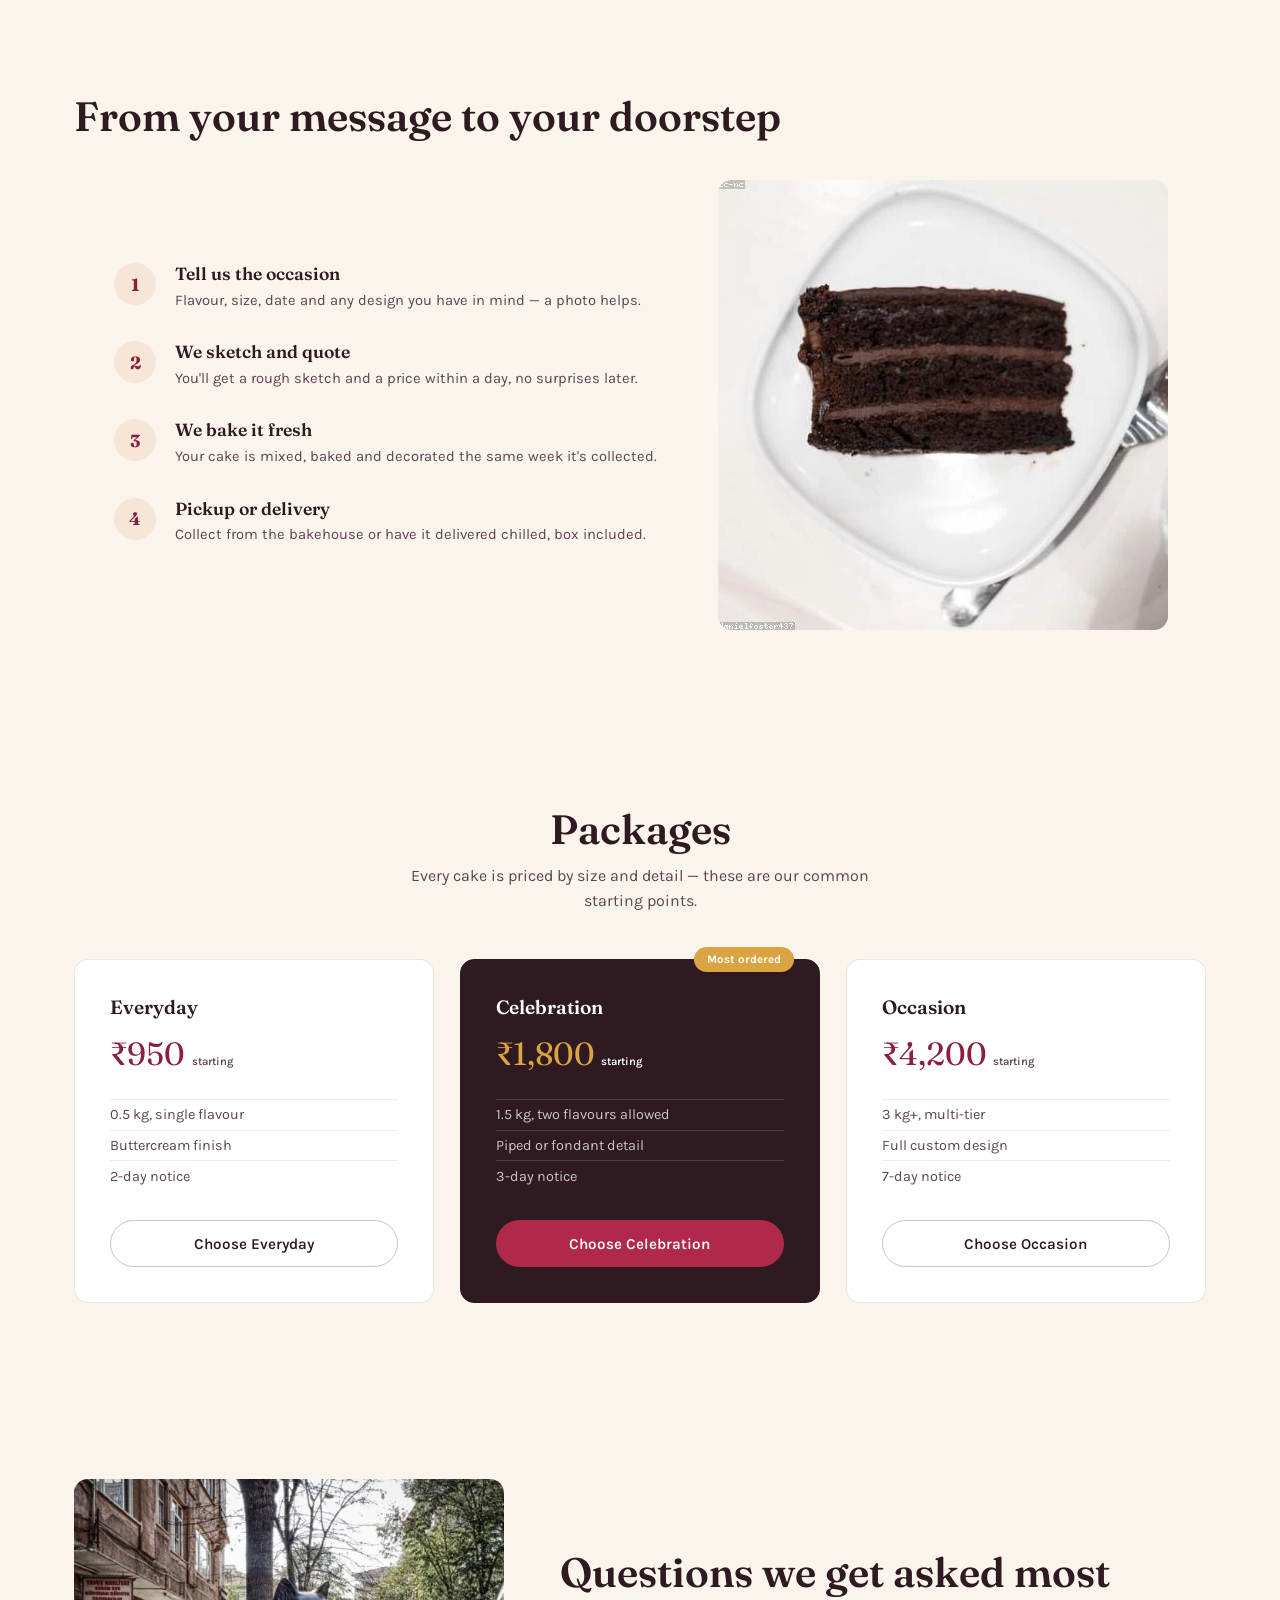
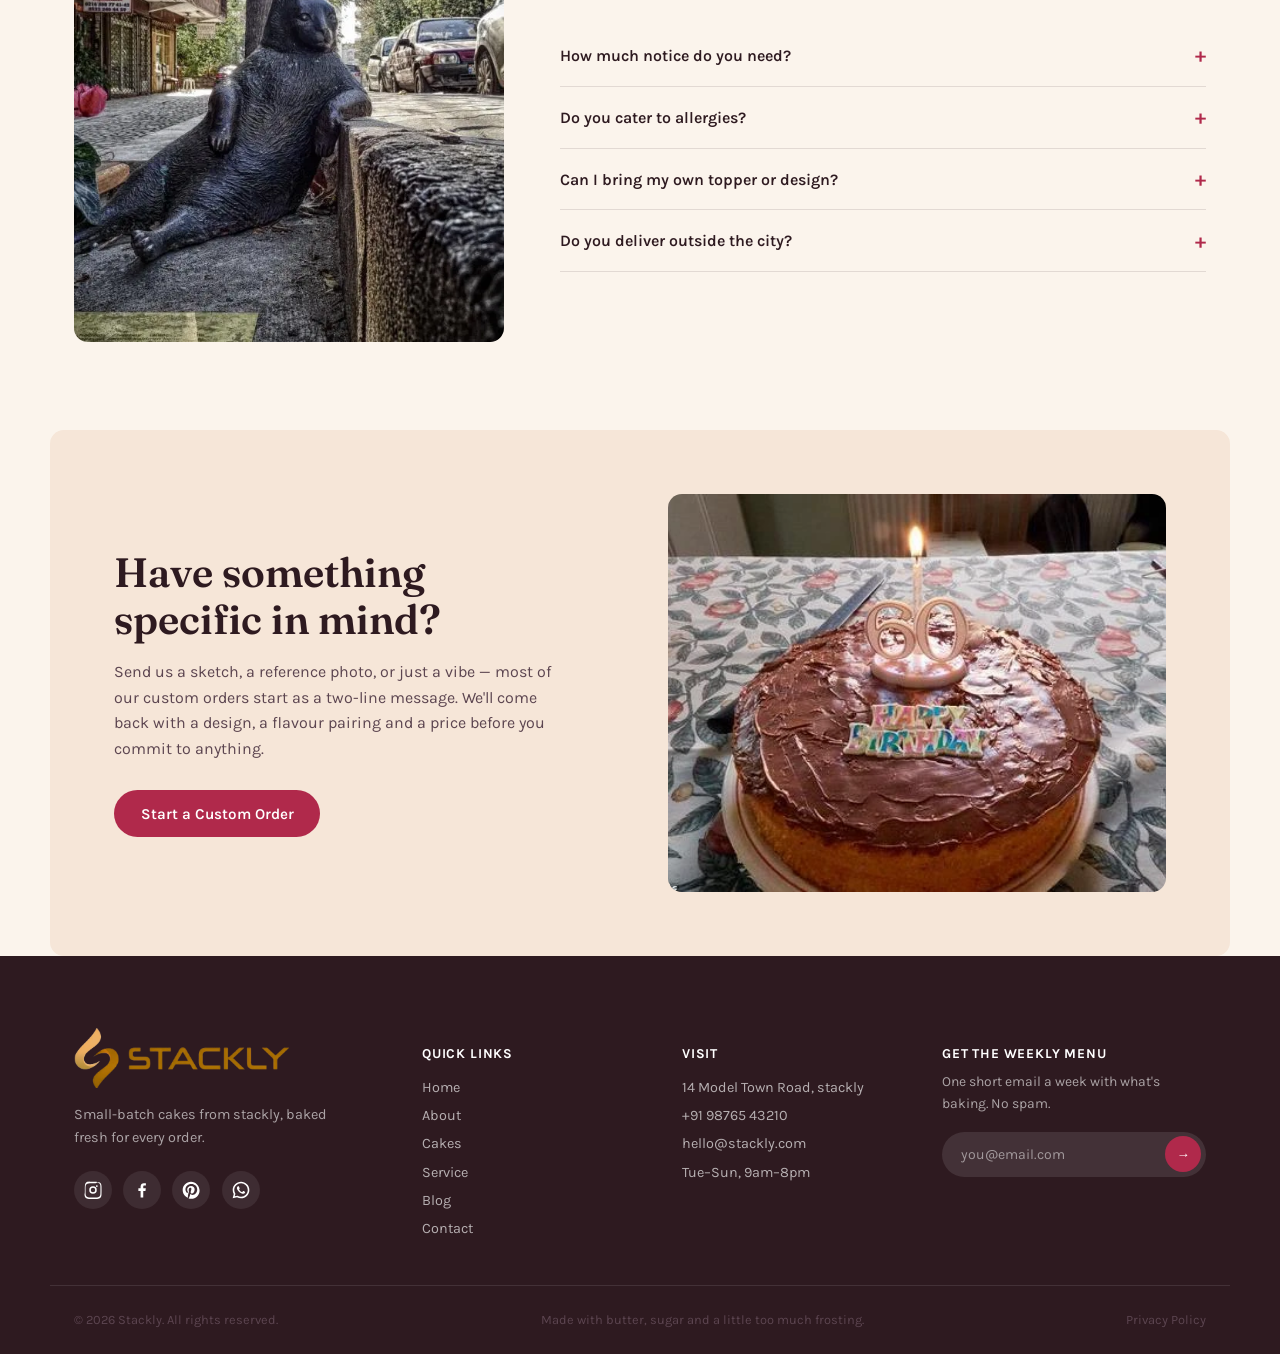
<file: service.html>
<!DOCTYPE html>
<html lang="en">
<head>
<meta charset="UTF-8">
<meta name="viewport" content="width=device-width, initial-scale=1.0">
<title>Services — Stackly</title>
<link rel="preconnect" href="https://fonts.googleapis.com">
<link rel="preconnect" href="https://fonts.gstatic.com" crossorigin>
<link href="https://fonts.googleapis.com/css2?family=Fraunces:opsz,wght@9..144,400;9..144,500;9..144,600;9..144,700&family=Karla:wght@400;500;600;700&display=swap" rel="stylesheet">
<link rel="stylesheet" href="style.css">
<link rel="stylesheet" href="pages.css">
</head>
<body>

<header class="site-header" id="siteHeader">
  <div class="header-inner">
    <a href="./index.html" class="brand"><img src="./logo/Untitled design.webp" alt=""></a>
    <nav class="main-nav" id="mainNav">
      <a href="./index.html">home</a>
      <a href="./about.html">About</a>
      <a href="./cakes.html">Cakes</a>
      <a href="./service.html" class="active">service</a>
      <a href="./blog.html">Blog</a>
      <a href="./contact.html">Contact</a>
    </nav>
    <a href="./login.html" class="btn btn-primary header-cta">Login</a>
    <button class="hamburger" id="hamburgerBtn" aria-label="Toggle menu" aria-expanded="false">
      <span></span><span></span><span></span>
    </button>
  </div>
</header>

<main id="top">

  <!-- ===== PAGE HERO ===== -->
  <section class="page-hero">
    <div class="hero-copy">
      <p class="breadcrumb"><a href="./index.html">Home</a> <span>/</span> Services</p>
      <p class="hero-kicker">Beyond the everyday cake</p>
      <h1 class="hero-title">
        <span class="line">Whatever the</span>
        <span class="line">occasion, we've</span>
        <span class="line">probably baked</span>
        <span class="line">for it before.</span>
      </h1>
      <p class="hero-sub">From a single birthday cake to a dessert table for four hundred guests — here's how we help, start to finish.</p>
      <div class="hero-actions">
        <a href="#services-grid" class="btn btn-primary">See Our Services</a>
        <a href="./contact.html" class="btn btn-ghost">Get a Quote</a>
      </div>
    </div>
    <div class="hero-media">
      <img src="./src/service/image-3-compressed.webp" alt="Decorator piping buttercream rosettes onto a tiered cake">
      <div class="hero-badge">
        <strong>6</strong>
        <span>services offered</span>
      </div>
    </div>
  </section>

  <!-- ===== SERVICE GRID ===== -->
  <section id="services-grid" class="services-list reveal" data-animate="stagger">
    <h2>What we do</h2>
    <p class="section-sub">Six ways we've helped people celebrate, from a single slice to a full spread.</p>
    <div class="service-grid">
      <article class="service-card">
        <img src="./src/service/image-4-compressed.webp" alt="Multi-tier wedding cake with sugar flowers">
        <div class="service-card-body">
          <h3>Wedding Cakes</h3>
          <p>Multi-tier designs built around your colours, flavours and guest count, with a tasting session before you commit.</p>
          <a href="#process" class="service-link">See how it works <span class="arrow">→</span></a>
        </div>
      </article>
      <article class="service-card">
        <img src="./src/service/image-5-compressed.webp" alt="Birthday cake with candles and decorations">
        <div class="service-card-body">
          <h3>Birthday Cakes</h3>
          <p>From simple buttercream numbers to full character builds, sized for anywhere from six to sixty guests.</p>
          <a href="#process" class="service-link">See how it works <span class="arrow">→</span></a>
        </div>
      </article>
      <article class="service-card">
        <img src="./src/service/image-6-compressed.webp" alt="Custom sculpted fondant cake">
        <div class="service-card-body">
          <h3>Custom &amp; Fondant Work</h3>
          <p>Send a reference photo or a rough sketch — we'll quote based on the detail and structural work involved.</p>
          <a href="#process" class="service-link">See how it works <span class="arrow">→</span></a>
        </div>
      </article>
      <article class="service-card">
        <img src="./src/service/image-7-compressed.webp" alt="Dessert table with mixed pastries and cupcakes for an event">
        <div class="service-card-body">
          <h3>Events &amp; Catering</h3>
          <p>Mixed dessert spreads for weddings, offices and store openings, sized from twenty guests to a thousand.</p>
          <a href="#process" class="service-link">See how it works <span class="arrow">→</span></a>
        </div>
      </article>
      <article class="service-card">
        <img src="./src/service/image-8-compressed.webp" alt="Tray of decorated cupcakes ready for delivery">
        <div class="service-card-body">
          <h3>Cupcakes &amp; Favours</h3>
          <p>Boxed sets in any quantity — a simple way to add a sweet note to meetings, favours or smaller gatherings.</p>
          <a href="#process" class="service-link">See how it works <span class="arrow">→</span></a>
        </div>
      </article>
      <article class="service-card">
        <img src="./src/service/image-9-compressed.webp" alt="Cake being carefully loaded into a delivery vehicle">
        <div class="service-card-body">
          <h3>Chilled Delivery</h3>
          <p>Direct delivery across stackly and Chandigarh, boarded and boxed to survive the ride over.</p>
          <a href="#process" class="service-link">See how it works <span class="arrow">→</span></a>
        </div>
      </article>
    </div>
  </section>

  <!-- ===== SERVICE DETAIL: CUSTOM ===== -->
  <section class="service-detail reveal" data-animate="fade-up">
    <div class="service-detail-media">
      <img src="./src/Home/image-10-compressed.webp" alt="Pastry chef reviewing a cake design sketch">
    </div>
    <div class="service-detail-copy">
      <p class="eyebrow-plain">Custom design</p>
      <h2>Built from your reference, not our template</h2>
      <p>Most custom orders start as a two-line message with a photo attached. We'll come back with a rough sketch, a flavour pairing and a price before you commit to anything — no surprises when the invoice lands.</p>
      <ul>
        <li>Free design consultation for tiered or sculpted cakes</li>
        <li>Structural support built in for anything over two tiers</li>
        <li>One revision round included before baking begins</li>
      </ul>
      <a href="./contact.html" class="btn btn-primary">Start a Custom Order</a>
    </div>
  </section>

  <!-- ===== SERVICE DETAIL: CATERING (reversed) ===== -->
  <section class="service-detail reverse reveal" data-animate="fade-up">
    <div class="service-detail-media">
      <img src="./src/service/image-11-compressed.webp" alt="Dessert table set up for a wedding event">
    </div>
    <div class="service-detail-copy">
      <p class="eyebrow-plain">Events &amp; catering</p>
      <h2>One spread, sized to your headcount</h2>
      <p>We plan the mix — cakes, cupcakes, tarts and bite-sized pastries — around your guest count and budget, then deliver and set up on the day so you're not managing dessert logistics on top of everything else.</p>
      <ul>
        <li>Guest-count planning included in every catering quote</li>
        <li>On-site setup available for events over 50 guests</li>
        <li>Allergen labelling on every platter</li>
      </ul>
      <a href="./contact.html" class="btn btn-primary">Enquire About Catering</a>
    </div>
  </section>

  <!-- ===== PROCESS ===== -->
  <section id="process" class="process reveal" data-animate="fade-up">
    <h2>From your message to your doorstep</h2>
    <div class="process-wrap">
      <ol class="process-steps">
        <li>
          <span class="step-num">1</span>
          <div>
            <h3>Tell us the occasion</h3>
            <p>Flavour, size, date and any design you have in mind — a photo helps.</p>
          </div>
        </li>
        <li>
          <span class="step-num">2</span>
          <div>
            <h3>We sketch and quote</h3>
            <p>You'll get a rough sketch and a price within a day, no surprises later.</p>
          </div>
        </li>
        <li>
          <span class="step-num">3</span>
          <div>
            <h3>We bake it fresh</h3>
            <p>Your cake is mixed, baked and decorated the same week it's collected.</p>
          </div>
        </li>
        <li>
          <span class="step-num">4</span>
          <div>
            <h3>Pickup or delivery</h3>
            <p>Collect from the bakehouse or have it delivered chilled, box included.</p>
          </div>
        </li>
      </ol>
      <div class="process-media">
        <img src="./src/cakes/image-13-compressed.webp" alt="Pastry chef decorating a cake by hand">
      </div>
    </div>
  </section>

  <!-- ===== PRICING ===== -->
  <section id="pricing" class="pricing reveal" data-animate="stagger">
    <h2>Packages</h2>
    <p class="section-sub">Every cake is priced by size and detail — these are our common starting points.</p>
    <div class="pricing-grid">
      <div class="price-card">
        <h3>Everyday</h3>
        <p class="price-amount">₹950<span>starting</span></p>
        <ul>
          <li>0.5 kg, single flavour</li>
          <li>Buttercream finish</li>
          <li>2-day notice</li>
        </ul>
        <a href="./contact.html" class="btn btn-ghost">Choose Everyday</a>
      </div>
      <div class="price-card featured">
        <span class="badge">Most ordered</span>
        <h3>Celebration</h3>
        <p class="price-amount">₹1,800<span>starting</span></p>
        <ul>
          <li>1.5 kg, two flavours allowed</li>
          <li>Piped or fondant detail</li>
          <li>3-day notice</li>
        </ul>
        <a href="./contact.html" class="btn btn-primary">Choose Celebration</a>
      </div>
      <div class="price-card">
        <h3>Occasion</h3>
        <p class="price-amount">₹4,200<span>starting</span></p>
        <ul>
          <li>3 kg+, multi-tier</li>
          <li>Full custom design</li>
          <li>7-day notice</li>
        </ul>
        <a href="./contact.html" class="btn btn-ghost">Choose Occasion</a>
      </div>
    </div>
  </section>

  <!-- ===== FAQ ===== -->
  <section id="faq" class="faq reveal" data-animate="fade-up">
    <div class="faq-media">
      <img src="./src/service/image-13-compressed.webp" alt="Stackly shop front">
    </div>
    <div class="faq-copy">
      <h2>Questions we get asked most</h2>
      <div class="accordion" id="accordion">
        <div class="accordion-item">
          <button class="accordion-trigger">How much notice do you need? <span>+</span></button>
          <div class="accordion-panel"><p>Two days for everyday cakes, three for celebration cakes, and a week or more for large tiered or fully custom designs.</p></div>
        </div>
        <div class="accordion-item">
          <button class="accordion-trigger">Do you cater to allergies? <span>+</span></button>
          <div class="accordion-panel"><p>We offer eggless and gluten-aware sponges on most designs. Let us know at the time of ordering so we can plan the kitchen line accordingly.</p></div>
        </div>
        <div class="accordion-item">
          <button class="accordion-trigger">Can I bring my own topper or design? <span>+</span></button>
          <div class="accordion-panel"><p>Absolutely — send a photo or sketch and we'll quote based on the detail involved.</p></div>
        </div>
        <div class="accordion-item">
          <button class="accordion-trigger">Do you deliver outside the city? <span>+</span></button>
          <div class="accordion-panel"><p>We deliver across stackly and Chandigarh directly, and can arrange chilled courier for nearby towns on request.</p></div>
        </div>
      </div>
    </div>
  </section>

  <!-- ===== BUILDER CTA ===== -->
  <section id="builder" class="builder reveal" data-animate="fade-up">
    <div class="builder-copy">
      <h2>Have something specific in mind?</h2>
      <p>Send us a sketch, a reference photo, or just a vibe — most of our custom orders start as a two-line message. We'll come back with a design, a flavour pairing and a price before you commit to anything.</p>
      <a href="./contact.html" class="btn btn-primary">Start a Custom Order</a>
    </div>
    <div class="builder-media">
      <img src="./src/service/image-4-compressed.webp" alt="Custom shaped fondant cake in progress">
    </div>
  </section>

</main>

<footer class="site-footer">
  <div class="footer-top">
    <div class="footer-brand">
      <a href="./index.html" class="brand"><img src="./logo/Untitled design.webp" alt="" style="width: 70%;"></a>
      <p>Small-batch cakes from stackly, baked fresh for every order.</p>
      <div class="social-icons">
        <a href="./404.html" aria-label="Instagram" class="social-icon"><svg viewBox="0 0 24 24" width="20" height="20"><path fill="currentColor" d="M12 2.2c3.2 0 3.6 0 4.9.07 1.2.06 2 .24 2.4.42.6.23 1 .5 1.5.99.5.5.75.9.98 1.5.18.4.36 1.2.42 2.4.06 1.3.07 1.7.07 4.9s0 3.6-.07 4.9c-.06 1.2-.24 2-.42 2.4-.23.6-.5 1-.98 1.5-.5.5-.9.75-1.5.98-.4.18-1.2.36-2.4.42-1.3.06-1.7.07-4.9.07s-3.6 0-4.9-.07c-1.2-.06-2-.24-2.4-.42-.6-.23-1-.5-1.5-.98-.5-.5-.75-.9-.98-1.5-.18-.4-.36-1.2-.42-2.4C2.2 15.6 2.2 15.2 2.2 12s0-3.6.07-4.9c.06-1.2.24-2 .42-2.4.23-.6.5-1 .98-1.5.5-.5.9-.75 1.5-.98.4-.18 1.2-.36 2.4-.42C8.4 2.2 8.8 2.2 12 2.2zm0 1.8c-3.15 0-3.52 0-4.76.07-1 .05-1.5.2-1.86.34-.47.18-.8.4-1.15.75-.35.35-.57.68-.75 1.15-.14.36-.3.86-.34 1.86C3.07 8.46 3.07 8.83 3.07 12s0 3.52.07 4.76c.05 1 .2 1.5.34 1.86.18.47.4.8.75 1.15.35.35.68.57 1.15.75.36.14.86.3 1.86.34 1.24.07 1.61.07 4.76.07s3.52 0 4.76-.07c1-.05 1.5-.2 1.86-.34.47-.18.8-.4 1.15-.75.35-.35.57-.68.75-1.15.14-.36.3-.86.34-1.86.07-1.24.07-1.61.07-4.76s0-3.52-.07-4.76c-.05-1-.2-1.5-.34-1.86a3 3 0 0 0-.75-1.15 3 3 0 0 0-1.15-.75c-.36-.14-.86-.3-1.86-.34C15.52 4 15.15 4 12 4zm0 3.5a4.5 4.5 0 1 1 0 9 4.5 4.5 0 0 1 0-9zm0 1.8a2.7 2.7 0 1 0 0 5.4 2.7 2.7 0 0 0 0-5.4zm5.65-2a1.05 1.05 0 1 1-2.1 0 1.05 1.05 0 0 1 2.1 0z"/></svg></a>
        <a href="./404.html" aria-label="Facebook" class="social-icon"><svg viewBox="0 0 24 24" width="20" height="20"><path fill="currentColor" d="M13.5 21v-7.9h2.66l.4-3.09H13.5V8.1c0-.9.25-1.5 1.53-1.5h1.63V3.9c-.28-.04-1.25-.12-2.38-.12-2.35 0-3.96 1.44-3.96 4.07v2.14H7.65v3.09h2.67V21h3.18z"/></svg></a>
        <a href="./404.html" aria-label="Pinterest" class="social-icon"><svg viewBox="0 0 24 24" width="20" height="20"><path fill="currentColor" d="M12 2C6.48 2 2 6.48 2 12c0 4.24 2.63 7.86 6.35 9.32-.09-.79-.17-2.01.03-2.88.19-.79 1.22-5.02 1.22-5.02s-.31-.62-.31-1.54c0-1.44.84-2.52 1.87-2.52.88 0 1.31.66 1.31 1.45 0 .88-.56 2.21-.85 3.44-.24 1.02.51 1.86 1.52 1.86 1.82 0 3.22-1.92 3.22-4.7 0-2.46-1.77-4.18-4.29-4.18-2.92 0-4.64 2.19-4.64 4.45 0 .88.34 1.83.76 2.34.08.1.1.19.07.29-.08.33-.26 1.02-.29 1.16-.05.19-.16.23-.37.14-1.38-.64-2.24-2.65-2.24-4.27 0-3.48 2.53-6.68 7.29-6.68 3.83 0 6.8 2.73 6.8 6.37 0 3.8-2.4 6.86-5.72 6.86-1.12 0-2.17-.58-2.53-1.27l-.69 2.62c-.25.96-.92 2.16-1.37 2.9.99.31 2.04.47 3.15.47 5.52 0 10-4.48 10-10S17.52 2 12 2z"/></svg></a>
        <a href="./404.html" aria-label="WhatsApp" class="social-icon"><svg viewBox="0 0 24 24" width="20" height="20"><path fill="currentColor" d="M12.02 2C6.5 2 2.03 6.47 2.03 12c0 1.77.46 3.45 1.28 4.93L2 22l5.2-1.36a9.9 9.9 0 0 0 4.82 1.23h.01c5.52 0 10-4.47 10-10S17.54 2 12.02 2zm0 18.1a8.1 8.1 0 0 1-4.13-1.13l-.3-.18-3.09.81.82-3-.19-.31A8.08 8.08 0 0 1 3.93 12c0-4.47 3.63-8.1 8.09-8.1 4.46 0 8.08 3.63 8.08 8.1 0 4.47-3.62 8.1-8.08 8.1zm4.44-6.06c-.24-.12-1.43-.7-1.65-.79-.22-.08-.38-.12-.55.12-.16.24-.63.79-.77.95-.14.16-.28.18-.52.06-.24-.12-1.02-.38-1.94-1.2-.72-.64-1.2-1.43-1.34-1.67-.14-.24-.02-.37.11-.49.11-.11.24-.28.36-.42.12-.14.16-.24.24-.4.08-.16.04-.3-.02-.42-.06-.12-.55-1.33-.76-1.82-.2-.48-.4-.42-.55-.42-.14 0-.3-.02-.46-.02s-.42.06-.64.3c-.22.24-.85.83-.85 2.02 0 1.19.87 2.34 1 2.5.12.16 1.7 2.6 4.13 3.64.58.25 1.03.4 1.38.51.58.18 1.11.16 1.53.1.47-.07 1.43-.58 1.63-1.15.2-.56.2-1.04.14-1.15-.06-.1-.22-.16-.46-.28z"/></svg></a>
      </div>
    </div>
   <div class="footer-links">
      <h4>Quick Links</h4>
      <a href="./index.html">Home</a>
      <a href="./about.html">About</a>
      <a href="./cakes.html">Cakes</a>
      <a href="./service.html">Service</a>
      <a href="./blog.html">Blog</a>
      <a href="./contact.html">Contact</a>
    </div>
    <div class="footer-links">
      <h4>Visit</h4>
      <a href="./contact.html">14 Model Town Road, stackly</a>
      <a href="tel:+919876543210">+91 98765 43210</a>
      <a href="mailto:hello@stackly.com">hello@stackly.com</a>
      <a href="./contact.html">Tue–Sun, 9am–8pm</a>
    </div>
    <div class="footer-newsletter">
      <h4>Get the weekly menu</h4>
      <p>One short email a week with what's baking. No spam.</p>
      <form class="mini-newsletter" id="footerForm">
        <input type="email" placeholder="you@email.com" required>
        <button type="submit" aria-label="Subscribe">&#8594;</button>
      </form>
    </div>
  </div>
  <div class="footer-bottom">
    <p>&copy; <span id="year"></span> Stackly. All rights reserved.</p>
    <p>Made with butter, sugar and a little too much frosting.</p>
        <p><a href="./404.html">Privacy Policy</a></p>

  </div>
  <button class="back-to-top" id="backToTop" aria-label="Back to top">&#8593;</button>
</footer>

<script src="script.js"></script>
<script src="pages.js"></script>
</body>
</html>
</file>
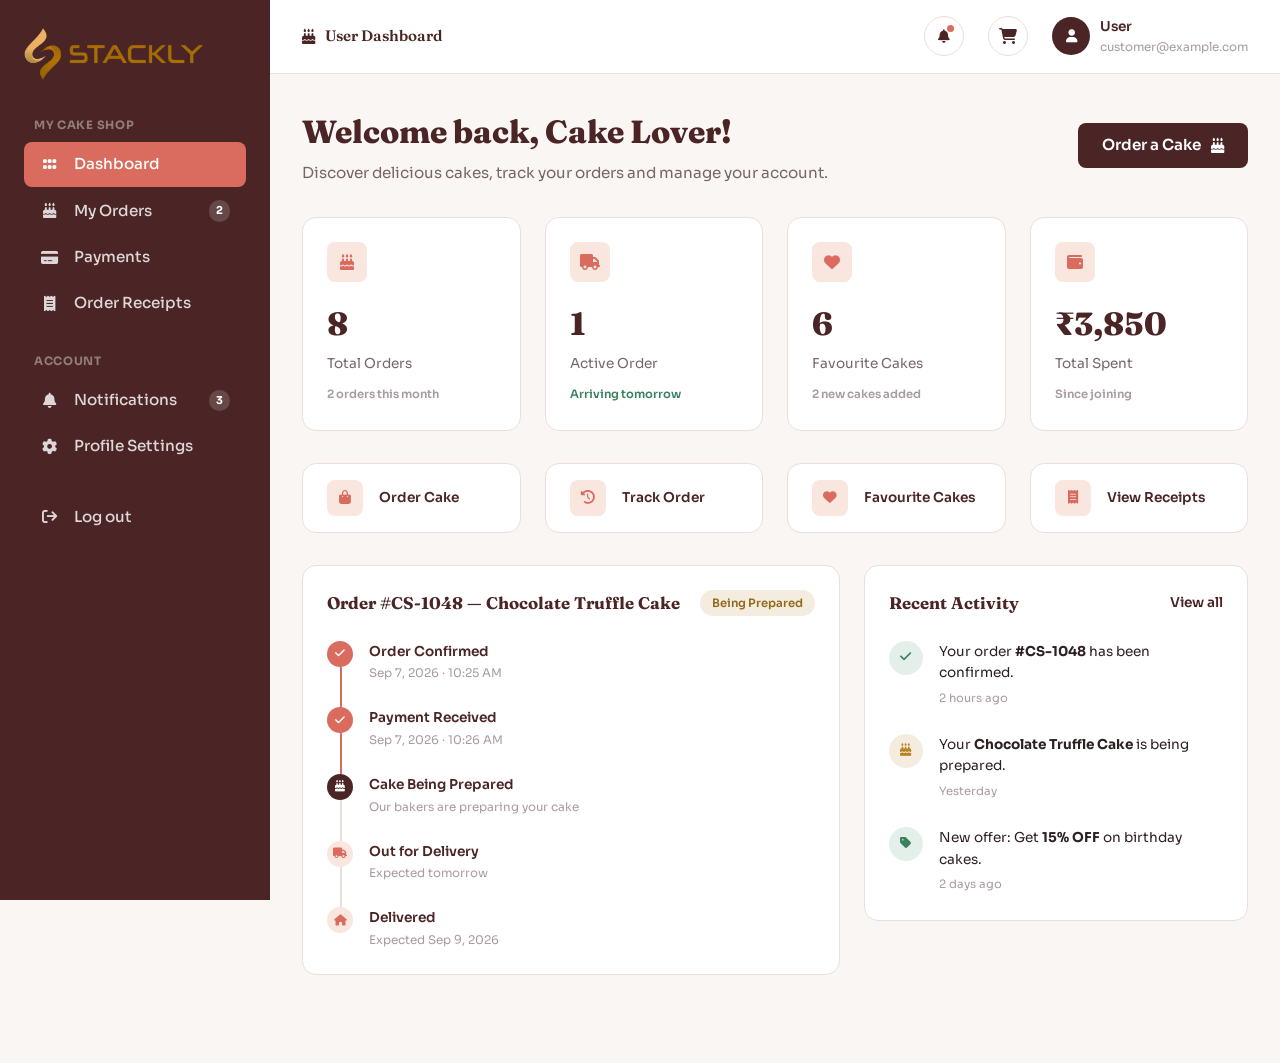
<file: user.html>
<!DOCTYPE html>
<html lang="en">

<head>
    <meta charset="UTF-8">
    <meta name="viewport" content="width=device-width, initial-scale=1.0">

    <link rel="stylesheet"
        href="https://cdnjs.cloudflare.com/ajax/libs/font-awesome/6.7.2/css/all.min.css">

    <link
        href="https://fonts.googleapis.com/css2?family=Fraunces:ital,opsz,wght@0,9..144,400;0,9..144,500;0,9..144,600;0,9..144,700;0,9..144,800;1,9..144,500&family=Sora:wght@400;500;600;700;800&display=swap"
        rel="stylesheet">

    <title>My Dashboard — Cake Shop</title>

    <style>
        :root {
            --primary: #4b2525;
            --primary-dark: #2d1515;
            --secondary: #d96c5f;
            --accent: #e8b88a;

            --white: #ffffff;
            --text-primary: #2d2020;
            --text-secondary: #766666;
            --text-light: #a99b9b;
            --border: #eadfda;

            --bg-body: #faf6f3;
            --bg-section: #f9e6df;

            --success: #37815f;
            --warning: #b78324;
            --danger: #c34b4b;

            --shadow-sm: 0 4px 10px rgba(75, 37, 37, 0.06);
            --shadow-md: 0 12px 30px rgba(75, 37, 37, 0.10);
            --shadow-lg: 0 25px 60px rgba(75, 37, 37, 0.18);

            --radius-sm: 8px;
            --radius-md: 14px;
            --radius-lg: 20px;
            --radius-full: 999px;

            --space-xs: 6px;
            --space-sm: 10px;
            --space-md: 16px;
            --space-lg: 24px;
            --space-xl: 32px;
            --space-2xl: 48px;
            --space-3xl: 64px;

            --fs-xs: 0.85rem;
            --fs-sm: 0.95rem;
            --fs-md: 1.05rem;
            --fs-lg: 1.5rem;
            --fs-xl: 2rem;

            --fw-medium: 500;
            --fw-semibold: 600;
            --fw-bold: 700;
            --fw-extrabold: 800;

            --tracking-wide: 0.06em;
            --lh-body: 1.6;

            --font-primary: 'Fraunces', serif;
            --font-secondary: 'Sora', -apple-system, BlinkMacSystemFont, sans-serif;

            --transition: all 0.25s ease;
        }

        * {
            box-sizing: border-box;
            margin: 0;
            padding: 0;
        }

        html {
            scroll-behavior: smooth;
        }

        body {
            font-family: var(--font-secondary);
            color: var(--text-primary);
            line-height: var(--lh-body);
            -webkit-font-smoothing: antialiased;
            background: var(--bg-body);
        }

        img {
            max-width: 100%;
            display: block;
        }

        a {
            text-decoration: none;
            color: inherit;
        }

        ul {
            list-style: none;
        }

        button {
            font-family: inherit;
            cursor: pointer;
            border: none;
            background: none;
        }

        input,
        select,
        textarea {
            font-family: inherit;
        }

        ::-webkit-scrollbar {
            width: 8px;
            height: 8px;
        }

        ::-webkit-scrollbar-thumb {
            background: rgba(217, 108, 95, 0.35);
            border-radius: 8px;
        }

        ::-webkit-scrollbar-track {
            background: transparent;
        }

        /* =========================
           DASHBOARD SHELL
        ========================= */

        .dash-shell {
            display: flex;
            min-height: 100vh;
        }

        /* =========================
           SIDEBAR
        ========================= */

        .sidebar {
            width: 270px;
            height: 100vh;
            flex-shrink: 0;
            background: var(--primary);
            position: sticky;
            top: 0;
            display: flex;
            flex-direction: column;
            padding: var(--space-lg) var(--space-lg) var(--space-xl);
            z-index: 200;
            transition: var(--transition);
        }

        .sidebar-top {
            display: flex;
            align-items: center;
            justify-content: space-between;
            margin-bottom: var(--space-xl);
        }

        .logo {
            display: flex;
            align-items: center;
            gap: 10px;
            width: 180px;
            height: 60px;
            color: var(--white);
            font-family: var(--font-primary);
            font-size: 1.3rem;
            font-weight: var(--fw-bold);
        }

        .logo img {
            width: 100%;
            height: 100%;
            object-fit: cover;
        }

        .logo-text {
            display: none;
        }

        .sidebar-close {
            display: none;
            background: none;
            border: none;
            color: var(--white);
            font-size: var(--fs-lg);
        }

        .sidebar-user {
            display: flex;
            align-items: center;
            gap: var(--space-md);
            padding: var(--space-md);
            background: rgba(255, 255, 255, .06);
            border-radius: var(--radius-md);
            margin-bottom: var(--space-xl);
        }

        .sidebar-avatar {
            width: 42px;
            height: 42px;
            border-radius: var(--radius-full);
            background: var(--secondary);
            color: var(--white);
            display: flex;
            align-items: center;
            justify-content: center;
            font-weight: var(--fw-bold);
            font-size: var(--fs-sm);
            flex-shrink: 0;
        }

        .sidebar-user-name {
            color: var(--white);
            font-weight: var(--fw-semibold);
            font-size: var(--fs-sm);
        }

        .sidebar-user-email {
            color: rgba(255, 255, 255, .55);
            font-size: .78rem;
            overflow: hidden;
            text-overflow: ellipsis;
            white-space: nowrap;
        }

        .sidebar-nav {
            display: flex;
            flex-direction: column;
            gap: 2px;
            overflow-y: auto;
        }

        .nav-label {
            color: rgba(255, 255, 255, .4);
            font-size: .72rem;
            font-weight: var(--fw-bold);
            text-transform: uppercase;
            letter-spacing: var(--tracking-wide);
            margin: var(--space-lg) 0 var(--space-xs) var(--space-sm);
        }

        .nav-label:first-child {
            margin-top: 0;
        }

        .nav-link {
            display: flex;
            align-items: center;
            gap: var(--space-md);
            color: rgba(255, 255, 255, .82);
            font-weight: var(--fw-medium);
            font-size: var(--fs-sm);
            padding: var(--space-sm) var(--space-md);
            border-radius: var(--radius-sm);
            position: relative;
            transition: var(--transition);
        }

        .nav-link i {
            width: 18px;
            text-align: center;
            font-size: .95rem;
        }

        .nav-link:hover {
            background: rgba(255, 255, 255, .08);
            color: var(--white);
        }

        .nav-link.active {
            background: var(--secondary);
            color: var(--white);
        }

        .nav-count {
            margin-left: auto;
            background: rgba(255, 255, 255, .16);
            color: var(--white);
            font-size: .68rem;
            font-weight: var(--fw-bold);
            padding: 2px 7px;
            border-radius: var(--radius-full);
        }

        .nav-link-danger {
            margin-top: var(--space-lg);
        }

        .nav-link-danger:hover {
            background: rgba(198, 57, 46, .18);
            color: #ffb3ab;
        }

        .sidebar-overlay {
            display: none;
            position: fixed;
            inset: 0;
            background: rgba(45, 21, 21, .55);
            z-index: 190;
        }

        /* =========================
           MAIN
        ========================= */

        .dash-main {
            flex: 1;
            min-width: 0;
            display: flex;
            flex-direction: column;
        }

        .topbar {
            position: sticky;
            top: 0;
            z-index: 100;
            background: var(--white);
            border-bottom: 1px solid var(--border);
            display: flex;
            align-items: center;
            gap: var(--space-lg);
            padding: var(--space-md) var(--space-xl);
        }

        .menu-toggle {
            display: none;
            background: none;
            color: var(--primary);
            font-size: var(--fs-lg);
        }

        .topbar-search {
            flex: 1;
            display: flex;
            align-items: center;
            gap: var(--space-sm);
            color: var(--primary);
            font-family: var(--font-primary);
            font-weight: var(--fw-semibold);
            font-size: var(--fs-sm);
        }

        .topbar-actions {
            margin-left: auto;
            display: flex;
            align-items: center;
            gap: var(--space-lg);
        }

        .icon-btn {
            display: flex;
            position: relative;
            width: 40px;
            height: 40px;
            border-radius: var(--radius-full);
            border: 1px solid var(--border);
            background: var(--white);
            color: var(--primary);
            align-items: center;
            justify-content: center;
            transition: var(--transition);
        }

        .icon-btn:hover {
            background: var(--bg-section);
        }

        .notif-dot {
            position: absolute;
            top: 8px;
            right: 9px;
            width: 7px;
            height: 7px;
            border-radius: 50%;
            background: var(--secondary);
        }

        .topbar-user {
            display: flex;
            align-items: center;
            gap: var(--space-sm);
        }

        .topbar-avatar {
            width: 38px;
            height: 38px;
            border-radius: var(--radius-full);
            background: var(--primary);
            color: var(--white);
            display: flex;
            align-items: center;
            justify-content: center;
            font-weight: var(--fw-bold);
            font-size: .82rem;
        }

        .topbar-user-name {
            font-weight: var(--fw-semibold);
            font-size: var(--fs-xs);
            color: var(--primary);
        }

        .topbar-user-email {
            font-size: .74rem;
            color: var(--text-light);
        }

        /* =========================
           SECTIONS
        ========================= */

        .dash-section {
            display: none;
            padding: var(--space-xl) var(--space-xl) var(--space-3xl);
            animation: fadeSlideIn .4s ease;
        }

        .dash-section.active {
            display: block;
        }

        @keyframes fadeSlideIn {
            from {
                opacity: 0;
                transform: translateY(12px);
            }

            to {
                opacity: 1;
                transform: translateY(0);
            }
        }

        .section-head {
            display: flex;
            align-items: center;
            justify-content: space-between;
            gap: var(--space-lg);
            flex-wrap: wrap;
            margin-bottom: var(--space-xl);
        }

        .section-head h1 {
            font-family: var(--font-primary);
            font-size: var(--fs-xl);
            color: var(--primary);
            font-weight: var(--fw-extrabold);
        }

        .section-sub {
            color: var(--text-secondary);
            font-size: var(--fs-sm);
            margin-top: 4px;
        }

        /* =========================
           BUTTONS
        ========================= */

        .btn-primary {
            display: inline-flex;
            align-items: center;
            gap: var(--space-sm);
            background: var(--primary);
            color: var(--white);
            font-weight: var(--fw-semibold);
            font-size: var(--fs-sm);
            padding: var(--space-sm) var(--space-lg);
            border-radius: var(--radius-sm);
            transition: var(--transition);
        }

        .btn-primary:hover {
            background: var(--secondary);
            transform: translateY(-2px);
        }

        .btn-ghost {
            display: inline-flex;
            align-items: center;
            justify-content: center;
            gap: var(--space-sm);
            background: var(--white);
            color: var(--primary);
            font-weight: var(--fw-semibold);
            font-size: var(--fs-sm);
            padding: var(--space-sm) var(--space-lg);
            border-radius: var(--radius-sm);
            border: 1px solid var(--border);
            transition: var(--transition);
        }

        .btn-ghost:hover {
            border-color: var(--secondary);
            color: var(--secondary);
        }

        /* =========================
           KPI CARDS
        ========================= */

        .kpi-grid {
            display: grid;
            grid-template-columns: repeat(4, 1fr);
            gap: var(--space-lg);
            margin-bottom: var(--space-xl);
        }

        .kpi-grid-3 {
            grid-template-columns: repeat(3, 1fr);
        }

        .kpi-card {
            background: var(--white);
            border: 1px solid var(--border);
            border-radius: var(--radius-md);
            padding: var(--space-lg);
            transition: var(--transition);
        }

        .kpi-card:hover {
            box-shadow: var(--shadow-md);
            transform: translateY(-4px);
        }

        .kpi-icon {
            width: 40px;
            height: 40px;
            border-radius: var(--radius-sm);
            background: var(--bg-section);
            color: var(--secondary);
            display: flex;
            align-items: center;
            justify-content: center;
            margin-bottom: var(--space-md);
        }

        .kpi-card h3 {
            font-family: var(--font-primary);
            font-size: var(--fs-xl);
            color: var(--primary);
            font-weight: var(--fw-extrabold);
        }

        .kpi-card p {
            color: var(--text-secondary);
            font-size: var(--fs-xs);
            margin-top: 4px;
        }

        .kpi-note {
            display: inline-block;
            margin-top: var(--space-sm);
            font-weight: var(--fw-semibold);
            font-size: .72rem;
            color: var(--text-light);
        }

        .kpi-note-alert {
            color: var(--danger);
        }

        .kpi-note-success {
            color: var(--success);
        }

        /* =========================
           PANELS
        ========================= */

        .panel {
            background: var(--white);
            border: 1px solid var(--border);
            border-radius: var(--radius-md);
            padding: var(--space-lg);
            min-width: 0;
        }

        .panel-head {
            display: flex;
            align-items: center;
            justify-content: space-between;
            gap: var(--space-md);
            flex-wrap: wrap;
            margin-bottom: var(--space-lg);
        }

        .panel-head h2 {
            font-family: var(--font-primary);
            font-size: var(--fs-md);
            color: var(--primary);
            font-weight: var(--fw-bold);
        }

        .link-read {
            color: var(--primary);
            font-weight: var(--fw-semibold);
            font-size: var(--fs-xs);
            display: inline-flex;
            align-items: center;
            gap: 6px;
        }

        .link-read:hover {
            color: var(--secondary);
        }

        /* =========================
           GRIDS
        ========================= */

        .content-grid {
            display: grid;
            grid-template-columns: 1.4fr 1fr;
            gap: var(--space-lg);
            align-items: start;
            margin-bottom: var(--space-lg);
        }

        .quick-actions {
            display: grid;
            grid-template-columns: repeat(4, 1fr);
            gap: var(--space-lg);
            margin-bottom: var(--space-xl);
        }

        .quick-action {
            display: flex;
            align-items: center;
            gap: var(--space-md);
            background: var(--white);
            border: 1px solid var(--border);
            border-radius: var(--radius-md);
            padding: var(--space-md) var(--space-lg);
            color: var(--primary);
            font-weight: var(--fw-semibold);
            font-size: var(--fs-xs);
            transition: var(--transition);
        }

        .quick-action:hover {
            border-color: var(--secondary);
            box-shadow: var(--shadow-sm);
            transform: translateY(-3px);
        }

        .quick-action-icon {
            width: 36px;
            height: 36px;
            border-radius: var(--radius-sm);
            background: var(--bg-section);
            color: var(--secondary);
            display: flex;
            align-items: center;
            justify-content: center;
            flex-shrink: 0;
        }

        /* =========================
           TABLE
        ========================= */

        .table-wrap {
            overflow-x: auto;
        }

        table {
            width: 100%;
            border-collapse: collapse;
            font-size: var(--fs-xs);
            min-width: 620px;
        }

        thead th {
            text-align: left;
            color: var(--text-light);
            font-weight: var(--fw-semibold);
            padding: var(--space-sm) var(--space-md);
            border-bottom: 1px solid var(--border);
            white-space: nowrap;
        }

        tbody td {
            padding: var(--space-md);
            color: var(--text-primary);
            border-bottom: 1px solid var(--border);
        }

        tbody tr:last-child td {
            border-bottom: none;
        }

        tbody tr {
            transition: var(--transition);
        }

        tbody tr:hover {
            background: var(--bg-body);
        }

        /* =========================
           STATUS
        ========================= */

        .status {
            display: inline-block;
            padding: 4px 12px;
            border-radius: var(--radius-full);
            font-weight: var(--fw-semibold);
            font-size: .72rem;
            white-space: nowrap;
        }

        .status-preparing {
            background: rgba(183, 131, 36, .15);
            color: #93691a;
        }

        .status-delivered {
            background: rgba(55, 129, 95, .13);
            color: #286c4d;
        }

        .status-pending {
            background: rgba(217, 108, 95, .12);
            color: #b24e43;
        }

        .status-cancelled {
            background: rgba(195, 75, 75, .10);
            color: #b43e3e;
        }

        /* =========================
           ACTIVITY
        ========================= */

        .activity-feed {
            display: flex;
            flex-direction: column;
            gap: var(--space-lg);
        }

        .activity-item {
            display: flex;
            gap: var(--space-md);
            align-items: flex-start;
        }

        .activity-item p {
            font-size: var(--fs-xs);
            color: var(--text-primary);
            line-height: var(--lh-body);
        }

        .activity-time {
            font-size: .72rem;
            color: var(--text-light);
        }

        .activity-icon {
            width: 34px;
            height: 34px;
            border-radius: 50%;
            display: flex;
            align-items: center;
            justify-content: center;
            flex-shrink: 0;
            font-size: .8rem;
        }

        .activity-icon-success {
            background: rgba(55, 129, 95, .13);
            color: var(--success);
        }

        .activity-icon-warning {
            background: rgba(183, 131, 36, .15);
            color: var(--warning);
        }

        .activity-icon-danger {
            background: rgba(195, 75, 75, .10);
            color: var(--danger);
        }

        /* =========================
           CAKE CARDS
        ========================= */

        .cake-grid {
            display: grid;
            grid-template-columns: repeat(3, 1fr);
            gap: var(--space-lg);
        }

        .cake-card {
            background: var(--white);
            border: 1px solid var(--border);
            border-radius: var(--radius-md);
            overflow: hidden;
            transition: var(--transition);
        }

        .cake-card:hover {
            transform: translateY(-5px);
            box-shadow: var(--shadow-md);
        }

        .cake-image {
            height: 180px;
            overflow: hidden;
            background: var(--bg-section);
        }

        .cake-image img {
            width: 100%;
            height: 100%;
            object-fit: cover;
            transition: transform .4s ease;
        }

        .cake-card:hover .cake-image img {
            transform: scale(1.05);
        }

        .cake-content {
            padding: var(--space-lg);
        }

        .cake-content h3 {
            font-family: var(--font-primary);
            color: var(--primary);
            font-size: 1.15rem;
            margin-bottom: 5px;
        }

        .cake-category {
            color: var(--text-light);
            font-size: .72rem;
        }

        .cake-price {
            color: var(--secondary);
            font-weight: var(--fw-bold);
            font-size: 1rem;
            margin-top: var(--space-sm);
        }

        .cake-actions {
            display: flex;
            gap: var(--space-sm);
            margin-top: var(--space-md);
        }

        .cake-actions button {
            flex: 1;
        }

        .favorite-btn {
            width: 40px;
            height: 40px;
            border: 1px solid var(--border);
            border-radius: var(--radius-sm);
            color: var(--secondary);
            display: flex;
            align-items: center;
            justify-content: center;
        }

        .favorite-btn:hover {
            background: var(--bg-section);
        }

        /* =========================
           TRACKER
        ========================= */

        .tracker {
            display: flex;
            flex-direction: column;
            gap: 0;
            margin-top: var(--space-sm);
        }

        .tracker-step {
            display: flex;
            gap: var(--space-md);
            position: relative;
            padding-bottom: var(--space-lg);
        }

        .tracker-step:last-child {
            padding-bottom: 0;
        }

        .tracker-dot {
            width: 26px;
            height: 26px;
            border-radius: 50%;
            background: var(--bg-section);
            color: var(--secondary);
            display: flex;
            align-items: center;
            justify-content: center;
            font-size: .7rem;
            flex-shrink: 0;
            z-index: 1;
        }

        .tracker-step.done .tracker-dot {
            background: var(--secondary);
            color: var(--white);
        }

        .tracker-step.active .tracker-dot {
            background: var(--primary);
            color: var(--white);
        }

        .tracker-step:not(:last-child)::before {
            content: "";
            position: absolute;
            left: 13px;
            top: 26px;
            bottom: 0;
            width: 2px;
            background: var(--border);
        }

        .tracker-step.done:not(:last-child)::before {
            background: var(--secondary);
        }

        .tracker-title {
            font-weight: var(--fw-semibold);
            font-size: var(--fs-xs);
            color: var(--primary);
        }

        .tracker-sub {
            font-size: .74rem;
            color: var(--text-light);
            margin-top: 2px;
        }

        /* =========================
           FILTER TABS
        ========================= */

        .filter-tabs {
            display: flex;
            gap: var(--space-sm);
            flex-wrap: wrap;
            margin-bottom: var(--space-lg);
            overflow-x: auto;
            padding-bottom: 2px;
        }

        .filter-tab {
            background: var(--white);
            border: 1px solid var(--border);
            color: var(--text-secondary);
            font-weight: var(--fw-semibold);
            font-size: var(--fs-xs);
            padding: var(--space-xs) var(--space-lg);
            border-radius: var(--radius-full);
            white-space: nowrap;
            transition: var(--transition);
        }

        .filter-tab:hover {
            border-color: var(--secondary);
            color: var(--secondary);
        }

        .filter-tab.active {
            background: var(--primary);
            border-color: var(--primary);
            color: var(--white);
        }

        /* =========================
           PAYMENT CARDS
        ========================= */

        .pay-method {
            display: flex;
            align-items: center;
            gap: var(--space-md);
            border: 1px solid var(--border);
            border-radius: var(--radius-md);
            padding: var(--space-md) var(--space-lg);
            margin-bottom: var(--space-md);
        }

        .pay-method-icon {
            width: 40px;
            height: 40px;
            border-radius: var(--radius-sm);
            background: var(--bg-section);
            color: var(--secondary);
            display: flex;
            align-items: center;
            justify-content: center;
            flex-shrink: 0;
        }

        .pay-method-name {
            font-weight: var(--fw-semibold);
            font-size: var(--fs-xs);
            color: var(--primary);
        }

        .pay-method-sub {
            font-size: .74rem;
            color: var(--text-light);
        }

        .pay-method-default {
            margin-left: auto;
            font-size: .68rem;
            font-weight: var(--fw-bold);
            color: var(--secondary);
            background: var(--bg-section);
            padding: 3px 10px;
            border-radius: var(--radius-full);
        }

        /* =========================
           RECEIPT CARDS
        ========================= */

        .doc-grid {
            display: grid;
            grid-template-columns: repeat(3, 1fr);
            gap: var(--space-lg);
        }

        .doc-card {
            background: var(--white);
            border: 1px solid var(--border);
            border-radius: var(--radius-md);
            padding: var(--space-lg);
            transition: var(--transition);
        }

        .doc-card:hover {
            box-shadow: var(--shadow-md);
            transform: translateY(-4px);
        }

        .doc-icon {
            width: 40px;
            height: 40px;
            border-radius: var(--radius-sm);
            background: var(--bg-section);
            color: var(--secondary);
            display: flex;
            align-items: center;
            justify-content: center;
            margin-bottom: var(--space-md);
        }

        .doc-card h3 {
            font-family: var(--font-primary);
            font-size: var(--fs-sm);
            color: var(--primary);
            font-weight: var(--fw-bold);
        }

        .doc-card p {
            color: var(--text-secondary);
            font-size: var(--fs-xs);
            margin: 4px 0 var(--space-md);
        }

        /* =========================
           FORMS
        ========================= */

        .form-grid {
            display: grid;
            grid-template-columns: 1fr 1fr;
            gap: var(--space-lg);
            margin-bottom: var(--space-xl);
        }

        .settings-form .field {
            display: flex;
            flex-direction: column;
            gap: var(--space-xs);
        }

        .settings-form label {
            font-weight: var(--fw-semibold);
            font-size: var(--fs-xs);
            color: var(--primary);
        }

        .settings-form input,
        .settings-form select,
        .settings-form textarea {
            padding: var(--space-sm) var(--space-md);
            border: 1px solid var(--border);
            border-radius: var(--radius-sm);
            background: var(--bg-body);
            font-size: var(--fs-sm);
            color: var(--primary);
            width: 100%;
        }

        .settings-form textarea {
            min-height: 110px;
            resize: vertical;
        }

        .settings-form input:focus,
        .settings-form select:focus,
        .settings-form textarea:focus {
            outline: 2px solid var(--secondary);
            background: var(--white);
        }

        /* =========================
           TOGGLES
        ========================= */

        .toggle-row {
            display: flex;
            align-items: center;
            justify-content: space-between;
            gap: var(--space-lg);
            padding: var(--space-md) 0;
            border-bottom: 1px solid var(--border);
        }

        .toggle-row:last-child {
            border-bottom: none;
        }

        .toggle-title {
            font-weight: var(--fw-semibold);
            font-size: var(--fs-xs);
            color: var(--primary);
        }

        .toggle-sub {
            font-size: .74rem;
            color: var(--text-light);
            margin-top: 2px;
        }

        .switch {
            position: relative;
            display: inline-block;
            width: 42px;
            height: 24px;
            flex-shrink: 0;
        }

        .switch input {
            opacity: 0;
            width: 0;
            height: 0;
        }

        .slider {
            position: absolute;
            inset: 0;
            background: var(--border);
            border-radius: var(--radius-full);
            cursor: pointer;
            transition: var(--transition);
        }

        .slider::before {
            content: "";
            position: absolute;
            width: 18px;
            height: 18px;
            left: 3px;
            top: 3px;
            background: var(--white);
            border-radius: 50%;
            transition: var(--transition);
        }

        .switch input:checked + .slider {
            background: var(--secondary);
        }

        .switch input:checked + .slider::before {
            transform: translateX(18px);
        }

        /* =========================
           RESPONSIVE
        ========================= */

        @media (max-width: 1200px) {
            .sidebar {
                width: 232px;
            }

            .cake-grid {
                grid-template-columns: repeat(2, 1fr);
            }
        }

        @media (max-width: 1024px) {
            .kpi-grid {
                grid-template-columns: repeat(2, 1fr);
            }

            .content-grid {
                grid-template-columns: 1fr;
            }

            .quick-actions {
                grid-template-columns: repeat(2, 1fr);
            }

            .kpi-grid-3 {
                grid-template-columns: 1fr 1fr;
            }

            .form-grid {
                grid-template-columns: 1fr;
            }

            .doc-grid {
                grid-template-columns: repeat(2, 1fr);
            }
        }

        @media (max-width: 900px) {
            .sidebar {
                position: fixed;
                left: 0;
                top: 0;
                height: 100vh;
                width: min(280px, 82vw);
                transform: translateX(-100%);
                box-shadow: var(--shadow-lg);
            }

            .sidebar.open {
                transform: translateX(0);
            }

            .sidebar-close {
                display: block;
            }

            .sidebar-overlay.show {
                display: block;
            }

            .menu-toggle {
                display: flex;
                align-items: center;
                justify-content: center;
            }

            .topbar-search {
                display: none;
            }

            .topbar {
                gap: var(--space-md);
            }
        }

        @media (max-width: 640px) {
            .kpi-grid {
                grid-template-columns: 1fr 1fr;
                gap: var(--space-md);
            }

            .kpi-card {
                padding: var(--space-md);
            }

            .kpi-card h3 {
                font-size: var(--fs-lg);
            }

            .kpi-grid-3 {
                grid-template-columns: 1fr;
            }

            .section-head {
                flex-direction: column;
                align-items: flex-start;
            }

            .section-head .btn-primary {
                width: 100%;
                justify-content: center;
            }

            .topbar {
                padding: var(--space-md);
            }

            .dash-section {
                padding: var(--space-lg) var(--space-md) var(--space-2xl);
            }

            .quick-actions {
                grid-template-columns: 1fr 1fr;
                gap: var(--space-sm);
            }

            .quick-action {
                padding: var(--space-sm) var(--space-md);
                font-size: .72rem;
            }

            .quick-action-icon {
                width: 30px;
                height: 30px;
            }

            .panel {
                padding: var(--space-md);
            }

            .doc-grid {
                grid-template-columns: 1fr;
            }

            .cake-grid {
                grid-template-columns: 1fr;
            }

            .topbar-user-email {
                display: none;
            }
        }

        @media (max-width: 400px) {
            .kpi-grid {
                grid-template-columns: 1fr;
            }

            .quick-actions {
                grid-template-columns: 1fr;
            }

            .panel-head {
                flex-direction: column;
                align-items: flex-start;
                gap: var(--space-sm);
            }
        }

        @media (prefers-reduced-motion: reduce) {
            * {
                animation-duration: 0.001ms !important;
                animation-iteration-count: 1 !important;
                transition-duration: 0.001ms !important;
            }
        }
    </style>
</head>

<body>

    <div class="dash-shell">

        <!-- =========================
             SIDEBAR
        ========================= -->

        <aside class="sidebar" id="sidebar">

            <div class="sidebar-top">

                <a href="index.html" class="logo">
                    <img src="./logo/Untitled design.webp" alt="Cake Shop">
                </a>

                <button class="sidebar-close" id="sidebarClose" aria-label="Close menu">
                    <i class="fa-solid fa-xmark"></i>
                </button>

            </div>

          
            <nav class="sidebar-nav">

                <p class="nav-label">My Cake Shop</p>

                <a href="#overview" class="nav-link active" data-section="overview">
                    <i class="fa-solid fa-grip"></i>
                    Dashboard
                </a>

                <a href="#orders" class="nav-link" data-section="orders">
                    <i class="fa-solid fa-cake-candles"></i>
                    My Orders
                    <span class="nav-count">2</span>
                </a>

             
                <a href="#payments" class="nav-link" data-section="payments">
                    <i class="fa-solid fa-credit-card"></i>
                    Payments
                </a>

                <a href="#receipts" class="nav-link" data-section="receipts">
                    <i class="fa-solid fa-receipt"></i>
                    Order Receipts
                </a>

                <p class="nav-label">Account</p>

                <a href="#notifications" class="nav-link" data-section="notifications">
                    <i class="fa-solid fa-bell"></i>
                    Notifications
                    <span class="nav-count">3</span>
                </a>

                <a href="#settings" class="nav-link" data-section="settings">
                    <i class="fa-solid fa-gear"></i>
                    Profile Settings
                </a>

                <a href="login.html" class="nav-link nav-link-danger">
                    <i class="fa-solid fa-arrow-right-from-bracket"></i>
                    Log out
                </a>

            </nav>

        </aside>

        <div class="sidebar-overlay" id="sidebarOverlay"></div>

        <!-- =========================
             MAIN
        ========================= -->

        <div class="dash-main">

            <!-- TOPBAR -->

            <header class="topbar">

                <button class="menu-toggle" id="menuToggle" aria-label="Open menu">
                    <i class="fa-solid fa-bars"></i>
                </button>

                <div class="topbar-search">
                    <i class="fa-solid fa-cake-candles"></i>
                 User Dashboard
                </div>

                <div class="topbar-actions">

                    <button class="icon-btn" id="notifBtn" aria-label="Notifications">
                        <i class="fa-solid fa-bell"></i>
                        <span class="notif-dot"></span>
                    </button>

                    <a href="#orders" class="icon-btn" data-goto="orders" aria-label="Cart">
                        <i class="fa-solid fa-cart-shopping"></i>
                    </a>

                    <div class="topbar-user">

                        <div class="topbar-avatar">
                            <i class="fa-solid fa-user"></i>
                        </div>

                        <div class="topbar-user-text">
                            <p class="topbar-user-name">User</p>
                            <p class="topbar-user-email">
                                <span id="dashboardEmail">customer@example.com</span>
                            </p>
                        </div>

                    </div>

                </div>

            </header>


            <!-- =========================
                 DASHBOARD OVERVIEW
            ========================= -->

            <section class="dash-section active" id="overview">

                <div class="section-head">

                    <div>
                        <h1>Welcome back, Cake Lover!</h1>
                        <p class="section-sub">
                            Discover delicious cakes, track your orders and manage your account.
                        </p>
                    </div>

                    <a href="./404.html" class="btn-primary" data-goto="orders">
                        Order a Cake
                        <i class="fa-solid fa-cake-candles"></i>
                    </a>

                </div>


                <!-- KPI -->

                <div class="kpi-grid">

                    <div class="kpi-card">

                        <span class="kpi-icon">
                            <i class="fa-solid fa-cake-candles"></i>
                        </span>

                        <h3>8</h3>

                        <p>Total Orders</p>

                        <span class="kpi-note">
                            2 orders this month
                        </span>

                    </div>


                    <div class="kpi-card">

                        <span class="kpi-icon">
                            <i class="fa-solid fa-truck"></i>
                        </span>

                        <h3>1</h3>

                        <p>Active Order</p>

                        <span class="kpi-note kpi-note-success">
                            Arriving tomorrow
                        </span>

                    </div>


                    <div class="kpi-card">

                        <span class="kpi-icon">
                            <i class="fa-solid fa-heart"></i>
                        </span>

                        <h3>6</h3>

                        <p>Favourite Cakes</p>

                        <span class="kpi-note">
                            2 new cakes added
                        </span>

                    </div>


                    <div class="kpi-card">

                        <span class="kpi-icon">
                            <i class="fa-solid fa-wallet"></i>
                        </span>

                        <h3>₹3,850</h3>

                        <p>Total Spent</p>

                        <span class="kpi-note">
                            Since joining
                        </span>

                    </div>

                </div>


                <!-- QUICK ACTIONS -->

                <div class="quick-actions">

                    <a href="#orders" class="quick-action" data-goto="orders">

                        <span class="quick-action-icon">
                            <i class="fa-solid fa-bag-shopping"></i>
                        </span>

                        Order Cake

                    </a>


                    <a href="#orders" class="quick-action" data-goto="orders">

                        <span class="quick-action-icon">
                            <i class="fa-solid fa-clock-rotate-left"></i>
                        </span>

                        Track Order

                    </a>


                    <a href="#favorites" class="quick-action" data-goto="favorites">

                        <span class="quick-action-icon">
                            <i class="fa-solid fa-heart"></i>
                        </span>

                        Favourite Cakes

                    </a>


                    <a href="#receipts" class="quick-action" data-goto="receipts">

                        <span class="quick-action-icon">
                            <i class="fa-solid fa-receipt"></i>
                        </span>

                        View Receipts

                    </a>

                </div>


                <!-- CURRENT ORDER + ACTIVITY -->

                <div class="content-grid">

                    <div class="panel">

                        <div class="panel-head">

                            <h2>
                                Order #CS-1048 — Chocolate Truffle Cake
                            </h2>

                            <span class="status status-preparing">
                                Being Prepared
                            </span>

                        </div>


                        <div class="tracker">

                            <div class="tracker-step done">

                                <span class="tracker-dot">
                                    <i class="fa-solid fa-check"></i>
                                </span>

                                <div>
                                    <p class="tracker-title">
                                        Order Confirmed
                                    </p>

                                    <p class="tracker-sub">
                                        Sep 7, 2026 · 10:25 AM
                                    </p>
                                </div>

                            </div>


                            <div class="tracker-step done">

                                <span class="tracker-dot">
                                    <i class="fa-solid fa-check"></i>
                                </span>

                                <div>
                                    <p class="tracker-title">
                                        Payment Received
                                    </p>

                                    <p class="tracker-sub">
                                        Sep 7, 2026 · 10:26 AM
                                    </p>
                                </div>

                            </div>


                            <div class="tracker-step active">

                                <span class="tracker-dot">
                                    <i class="fa-solid fa-cake-candles"></i>
                                </span>

                                <div>
                                    <p class="tracker-title">
                                        Cake Being Prepared
                                    </p>

                                    <p class="tracker-sub">
                                        Our bakers are preparing your cake
                                    </p>
                                </div>

                            </div>


                            <div class="tracker-step">

                                <span class="tracker-dot">
                                    <i class="fa-solid fa-truck"></i>
                                </span>

                                <div>
                                    <p class="tracker-title">
                                        Out for Delivery
                                    </p>

                                    <p class="tracker-sub">
                                        Expected tomorrow
                                    </p>
                                </div>

                            </div>


                            <div class="tracker-step">

                                <span class="tracker-dot">
                                    <i class="fa-solid fa-house"></i>
                                </span>

                                <div>
                                    <p class="tracker-title">
                                        Delivered
                                    </p>

                                    <p class="tracker-sub">
                                        Expected Sep 9, 2026
                                    </p>
                                </div>

                            </div>

                        </div>

                    </div>


                    <div class="panel">

                        <div class="panel-head">

                            <h2>Recent Activity</h2>

                            <a href="#notifications"
                                class="link-read"
                                data-goto="notifications">
                                View all
                            </a>

                        </div>


                        <ul class="activity-feed">

                            <li class="activity-item">

                                <span class="activity-icon activity-icon-success">
                                    <i class="fa-solid fa-check"></i>
                                </span>

                                <div>
                                    <p>
                                        Your order <strong>#CS-1048</strong> has been confirmed.
                                    </p>

                                    <span class="activity-time">
                                        2 hours ago
                                    </span>
                                </div>

                            </li>


                            <li class="activity-item">

                                <span class="activity-icon activity-icon-warning">
                                    <i class="fa-solid fa-cake-candles"></i>
                                </span>

                                <div>
                                    <p>
                                        Your <strong>Chocolate Truffle Cake</strong> is being prepared.
                                    </p>

                                    <span class="activity-time">
                                        Yesterday
                                    </span>
                                </div>

                            </li>


                            <li class="activity-item">

                                <span class="activity-icon activity-icon-success">
                                    <i class="fa-solid fa-tag"></i>
                                </span>

                                <div>
                                    <p>
                                        New offer: Get <strong>15% OFF</strong> on birthday cakes.
                                    </p>

                                    <span class="activity-time">
                                        2 days ago
                                    </span>
                                </div>

                            </li>

                        </ul>

                    </div>

                </div>


                <!-- RECOMMENDED CAKES -->

               
            </section>


            <!-- =========================
                 MY ORDERS
            ========================= -->

            <section class="dash-section" id="orders">

                <div class="section-head">

                    <div>
                        <h1>My Orders</h1>

                        <p class="section-sub">
                            Track your current orders and view your previous cake purchases.
                        </p>
                    </div>

                    <a href="cakes.html" class="btn-primary">
                        Browse Cakes
                        <i class="fa-solid fa-cake-candles"></i>
                    </a>

                </div>


                <div class="filter-tabs">

                    <button class="filter-tab active">
                        All Orders
                    </button>

                    <button class="filter-tab">
                        Preparing
                    </button>

                    <button class="filter-tab">
                        Out for Delivery
                    </button>

                    <button class="filter-tab">
                        Delivered
                    </button>

                    <button class="filter-tab">
                        Cancelled
                    </button>

                </div>


                <div class="panel">

                    <div class="panel-head">
                        <h2>Order History</h2>
                    </div>

                    <div class="table-wrap">

                        <table>

                            <thead>

                                <tr>
                                    <th>Order ID</th>
                                    <th>Cake</th>
                                    <th>Order Date</th>
                                    <th>Total</th>
                                    <th>Delivery</th>
                                    <th>Status</th>
                                    <th></th>
                                </tr>

                            </thead>

                            <tbody>

                                <tr>

                                    <td>#CS-1048</td>

                                    <td>
                                        Chocolate Truffle Cake
                                    </td>

                                    <td>
                                        Sep 7, 2026
                                    </td>

                                    <td>
                                        ₹899
                                    </td>

                                    <td>
                                        Sep 9, 2026
                                    </td>

                                    <td>
                                        <span class="status status-preparing">
                                            Preparing
                                        </span>
                                    </td>

                                    <td>
                                        <a href="#overview"
                                            class="link-read"
                                            data-goto="overview">
                                            Track
                                        </a>
                                    </td>

                                </tr>


                                <tr>

                                    <td>#CS-1037</td>

                                    <td>
                                        Black Forest Cake
                                    </td>

                                    <td>
                                        Aug 28, 2026
                                    </td>

                                    <td>
                                        ₹749
                                    </td>

                                    <td>
                                        Aug 29, 2026
                                    </td>

                                    <td>
                                        <span class="status status-delivered">
                                            Delivered
                                        </span>
                                    </td>

                                    <td>
                                        <a href="#receipts"
                                            class="link-read"
                                            data-goto="receipts">
                                            Receipt
                                        </a>
                                    </td>

                                </tr>


                                <tr>

                                    <td>#CS-1024</td>

                                    <td>
                                        Red Velvet Cake
                                    </td>

                                    <td>
                                        Aug 16, 2026
                                    </td>

                                    <td>
                                        ₹899
                                    </td>

                                    <td>
                                        Aug 17, 2026
                                    </td>

                                    <td>
                                        <span class="status status-delivered">
                                            Delivered
                                        </span>
                                    </td>

                                    <td>
                                        <a href="#receipts"
                                            class="link-read"
                                            data-goto="receipts">
                                            Receipt
                                        </a>
                                    </td>

                                </tr>


                                <tr>

                                    <td>#CS-1009</td>

                                    <td>
                                        Butterscotch Cake
                                    </td>

                                    <td>
                                        Aug 5, 2026
                                    </td>

                                    <td>
                                        ₹699
                                    </td>

                                    <td>
                                        Aug 6, 2026
                                    </td>

                                    <td>
                                        <span class="status status-delivered">
                                            Delivered
                                        </span>
                                    </td>

                                    <td>
                                        <a href="#receipts"
                                            class="link-read"
                                            data-goto="receipts">
                                            Receipt
                                        </a>
                                    </td>

                                </tr>


                                <tr>

                                    <td>#CS-0988</td>

                                    <td>
                                        Strawberry Cake
                                    </td>

                                    <td>
                                        Jul 22, 2026
                                    </td>

                                    <td>
                                        ₹799
                                    </td>

                                    <td>
                                        Jul 23, 2026
                                    </td>

                                    <td>
                                        <span class="status status-delivered">
                                            Delivered
                                        </span>
                                    </td>

                                    <td>
                                        <a href="#receipts"
                                            class="link-read"
                                            data-goto="receipts">
                                            Receipt
                                        </a>
                                    </td>

                                </tr>

                            </tbody>

                        </table>

                    </div>

                </div>

            </section>



            <!-- =========================
                 PAYMENTS
            ========================= -->

            <section class="dash-section" id="payments">

                <div class="section-head">

                    <div>
                        <h1>Payments</h1>

                        <p class="section-sub">
                            Manage your payment methods and view your recent transactions.
                        </p>
                    </div>

                </div>


                <div class="content-grid">

                    <div class="panel">

                        <div class="panel-head">

                            <h2>Recent Payments</h2>

                        </div>

                        <div class="table-wrap">

                            <table>

                                <thead>

                                    <tr>
                                        <th>Transaction</th>
                                        <th>Order</th>
                                        <th>Date</th>
                                        <th>Amount</th>
                                        <th>Status</th>
                                    </tr>

                                </thead>

                                <tbody>

                                    <tr>

                                        <td>#TXN-78342</td>

                                        <td>#CS-1048</td>

                                        <td>Sep 7, 2026</td>

                                        <td>₹899</td>

                                        <td>
                                            <span class="status status-delivered">
                                                Paid
                                            </span>
                                        </td>

                                    </tr>


                                    <tr>

                                        <td>#TXN-77921</td>

                                        <td>#CS-1037</td>

                                        <td>Aug 28, 2026</td>

                                        <td>₹749</td>

                                        <td>
                                            <span class="status status-delivered">
                                                Paid
                                            </span>
                                        </td>

                                    </tr>


                                    <tr>

                                        <td>#TXN-77204</td>

                                        <td>#CS-1024</td>

                                        <td>Aug 16, 2026</td>

                                        <td>₹899</td>

                                        <td>
                                            <span class="status status-delivered">
                                                Paid
                                            </span>
                                        </td>

                                    </tr>


                                    <tr>

                                        <td>#TXN-76883</td>

                                        <td>#CS-1009</td>

                                        <td>Aug 5, 2026</td>

                                        <td>₹699</td>

                                        <td>
                                            <span class="status status-delivered">
                                                Paid
                                            </span>
                                        </td>

                                    </tr>

                                </tbody>

                            </table>

                        </div>

                    </div>


                    <div class="panel">

                        <div class="panel-head">

                            <h2>Saved Payment Methods</h2>

                        </div>


                        <div class="pay-method">

                            <span class="pay-method-icon">
                                <i class="fa-brands fa-cc-visa"></i>
                            </span>

                            <div>

                                <p class="pay-method-name">
                                    Visa •••• 4821
                                </p>

                                <p class="pay-method-sub">
                                    Expires 08/29
                                </p>

                            </div>

                            <span class="pay-method-default">
                                Default
                            </span>

                        </div>


                        <div class="pay-method">

                            <span class="pay-method-icon">
                                <i class="fa-solid fa-building-columns"></i>
                            </span>

                            <div>

                                <p class="pay-method-name">
                                    UPI Payment
                                </p>

                                <p class="pay-method-sub">
                                    Connected to your account
                                </p>

                            </div>

                        </div>


                        <button class="btn-ghost"
                            style="width:100%; margin-top:10px;">

                            <i class="fa-solid fa-plus"></i>
                            Add Payment Method

                        </button>

                    </div>

                </div>

            </section>


            <!-- =========================
                 RECEIPTS
            ========================= -->

            <section class="dash-section" id="receipts">

                <div class="section-head">

                    <div>

                        <h1>Order Receipts</h1>

                        <p class="section-sub">
                            Access invoices and receipts for your cake orders.
                        </p>

                    </div>

                </div>


                <div class="filter-tabs">

                    <button class="filter-tab active">
                        All
                    </button>

                    <button class="filter-tab">
                        Recent
                    </button>

                    <button class="filter-tab">
                        This Year
                    </button>

                </div>


                <div class="doc-grid">

                    <div class="doc-card">

                        <span class="doc-icon">
                            <i class="fa-solid fa-file-invoice"></i>
                        </span>

                        <h3>
                            Order #CS-1048
                        </h3>

                        <p>
                            Chocolate Truffle Cake · ₹899
                        </p>

                        <a href="#" class="link-read">
                            Download Receipt
                            <i class="fa-solid fa-download"></i>
                        </a>

                    </div>


                    <div class="doc-card">

                        <span class="doc-icon">
                            <i class="fa-solid fa-file-pdf"></i>
                        </span>

                        <h3>
                            Order #CS-1037
                        </h3>

                        <p>
                            Black Forest Cake · ₹749
                        </p>

                        <a href="#" class="link-read">
                            Download Receipt
                            <i class="fa-solid fa-download"></i>
                        </a>

                    </div>


                    <div class="doc-card">

                        <span class="doc-icon">
                            <i class="fa-solid fa-receipt"></i>
                        </span>

                        <h3>
                            Order #CS-1024
                        </h3>

                        <p>
                            Red Velvet Cake · ₹899
                        </p>

                        <a href="#" class="link-read">
                            Download Receipt
                            <i class="fa-solid fa-download"></i>
                        </a>

                    </div>


                    <div class="doc-card">

                        <span class="doc-icon">
                            <i class="fa-solid fa-file-invoice"></i>
                        </span>

                        <h3>
                            Order #CS-1009
                        </h3>

                        <p>
                            Butterscotch Cake · ₹699
                        </p>

                        <a href="#" class="link-read">
                            Download Receipt
                            <i class="fa-solid fa-download"></i>
                        </a>

                    </div>


                    <div class="doc-card">

                        <span class="doc-icon">
                            <i class="fa-solid fa-receipt"></i>
                        </span>

                        <h3>
                            Order #CS-0988
                        </h3>

                        <p>
                            Strawberry Cake · ₹799
                        </p>

                        <a href="#" class="link-read">
                            Download Receipt
                            <i class="fa-solid fa-download"></i>
                        </a>

                    </div>


                    <div class="doc-card">

                        <span class="doc-icon">
                            <i class="fa-solid fa-file-pdf"></i>
                        </span>

                        <h3>
                            Order #CS-0965
                        </h3>

                        <p>
                            Vanilla Berry Cake · ₹849
                        </p>

                        <a href="#" class="link-read">
                            Download Receipt
                            <i class="fa-solid fa-download"></i>
                        </a>

                    </div>

                </div>

            </section>


            <!-- =========================
                 NOTIFICATIONS
            ========================= -->

            <section class="dash-section" id="notifications">

                <div class="section-head">

                    <div>

                        <h1>Notifications</h1>

                        <p class="section-sub">
                            Stay updated about your orders, offers and deliveries.
                        </p>

                    </div>

                    <button class="link-read" id="markReadBtn">
                        Mark all as read
                    </button>

                </div>


                <div class="panel">

                    <ul class="activity-feed">

                        <li class="activity-item">

                            <span class="activity-icon activity-icon-success">
                                <i class="fa-solid fa-circle-check"></i>
                            </span>

                            <div>

                                <p>
                                    Your order <strong>#CS-1048</strong> has been confirmed.
                                </p>

                                <span class="activity-time">
                                    2 hours ago
                                </span>

                            </div>

                        </li>


                        <li class="activity-item">

                            <span class="activity-icon activity-icon-warning">
                                <i class="fa-solid fa-cake-candles"></i>
                            </span>

                            <div>

                                <p>
                                    Your <strong>Chocolate Truffle Cake</strong> is being prepared.
                                </p>

                                <span class="activity-time">
                                    Yesterday
                                </span>

                            </div>

                        </li>


                        <li class="activity-item">

                            <span class="activity-icon activity-icon-warning">
                                <i class="fa-solid fa-truck"></i>
                            </span>

                            <div>

                                <p>
                                    Your order is expected to arrive on
                                    <strong>September 9</strong>.
                                </p>

                                <span class="activity-time">
                                    Yesterday
                                </span>

                            </div>

                        </li>


                        <li class="activity-item">

                            <span class="activity-icon activity-icon-success">
                                <i class="fa-solid fa-tag"></i>
                            </span>

                            <div>

                                <p>
                                    Special offer: Get <strong>15% OFF</strong> on birthday cakes.
                                </p>

                                <span class="activity-time">
                                    2 days ago
                                </span>

                            </div>

                        </li>


                        <li class="activity-item">

                            <span class="activity-icon activity-icon-success">
                                <i class="fa-solid fa-heart"></i>
                            </span>

                            <div>

                                <p>
                                    Your favourite cake
                                    <strong>Red Velvet Cake</strong>
                                    is back in stock.
                                </p>

                                <span class="activity-time">
                                    4 days ago
                                </span>

                            </div>

                        </li>

                    </ul>

                </div>

            </section>


            <!-- =========================
                 SETTINGS
            ========================= -->

            <section class="dash-section" id="settings">

                <div class="section-head">

                    <div>

                        <h1>Profile Settings</h1>

                        <p class="section-sub">
                            Manage your personal information, delivery address and notifications.
                        </p>

                    </div>

                </div>


                <div class="content-grid">

                    <!-- PROFILE -->

                    <div class="panel">

                        <div class="panel-head">

                            <h2>Personal Information</h2>

                        </div>


                        <form class="settings-form" id="settingsForm">

                            <div class="form-grid">

                                <div class="field">

                                    <label for="sName">
                                        Full Name
                                    </label>

                                    <input
                                        type="text"
                                        id="sName"
                                        value="">

                                </div>


                                <div class="field">

                                    <label for="sEmail">
                                        Email
                                    </label>

                                    <input
                                        type="email"
                                        id="sEmail"
                                        value="">

                                </div>


                                <div class="field">

                                    <label for="sPhone">
                                        Phone Number
                                    </label>

                                    <input
                                        type="tel"
                                        id="sPhone"
                                        value="+91 98765 43210">

                                </div>


                                <div class="field">

                                    <label for="sCustomerId">
                                        Customer ID
                                    </label>

                                    <input
                                        type="text"
                                        id="sCustomerId"
                                        value="CS-10432"
                                        disabled>

                                </div>

                            </div>


                            <div class="field"
                                style="margin-bottom:24px;">

                                <label for="sAddress">
                                    Delivery Address
                                </label>

                                <textarea id="sAddress">No. 24, Cake Street,
Coimbatore, Tamil Nadu - 641001</textarea>

                            </div>


                            <button type="submit"
                                class="btn-primary">

                                Save Changes

                                <i class="fa-solid fa-check"></i>

                            </button>

                        </form>

                    </div>


                    <!-- NOTIFICATION SETTINGS -->

                    <div class="panel">

                        <div class="panel-head">

                            <h2>Notification Preferences</h2>

                        </div>


                        <div class="toggle-row">

                            <div>

                                <p class="toggle-title">
                                    Order Updates
                                </p>

                                <p class="toggle-sub">
                                    Receive updates when your cake order status changes.
                                </p>

                            </div>

                            <label class="switch">

                                <input type="checkbox" checked>

                                <span class="slider"></span>

                            </label>

                        </div>


                        <div class="toggle-row">

                            <div>

                                <p class="toggle-title">
                                    Delivery Notifications
                                </p>

                                <p class="toggle-sub">
                                    Get notified when your order is out for delivery.
                                </p>

                            </div>

                            <label class="switch">

                                <input type="checkbox" checked>

                                <span class="slider"></span>

                            </label>

                        </div>


                        <div class="toggle-row">

                            <div>

                                <p class="toggle-title">
                                    Special Offers
                                </p>

                                <p class="toggle-sub">
                                    Receive discounts, coupons and seasonal offers.
                                </p>

                            </div>

                            <label class="switch">

                                <input type="checkbox" checked>

                                <span class="slider"></span>

                            </label>

                        </div>


                        <div class="toggle-row">

                            <div>

                                <p class="toggle-title">
                                    New Cake Alerts
                                </p>

                                <p class="toggle-sub">
                                    Get notified when new cakes are added to the menu.
                                </p>

                            </div>

                            <label class="switch">

                                <input type="checkbox">

                                <span class="slider"></span>

                            </label>

                        </div>


                        <div class="toggle-row">

                            <div>

                                <p class="toggle-title">
                                    Birthday Offers
                                </p>

                                <p class="toggle-sub">
                                    Receive special birthday cake discounts.
                                </p>

                            </div>

                            <label class="switch">

                                <input type="checkbox" checked>

                                <span class="slider"></span>

                            </label>

                        </div>

                    </div>

                </div>

            </section>

        </div>

    </div>


    <!-- =========================
         JAVASCRIPT
    ========================= -->

    <script>

        document.addEventListener("DOMContentLoaded", () => {

            /* =========================
               SIDEBAR
            ========================= */

            const sidebar =
                document.getElementById("sidebar");

            const overlay =
                document.getElementById("sidebarOverlay");

            const menuToggle =
                document.getElementById("menuToggle");

            const sidebarClose =
                document.getElementById("sidebarClose");


            const openSidebar = () => {

                sidebar.classList.add("open");
                overlay.classList.add("show");

            };


            const closeSidebar = () => {

                sidebar.classList.remove("open");
                overlay.classList.remove("show");

            };


            menuToggle?.addEventListener(
                "click",
                openSidebar
            );


            sidebarClose?.addEventListener(
                "click",
                closeSidebar
            );


            overlay?.addEventListener(
                "click",
                closeSidebar
            );


            /* =========================
               SECTION NAVIGATION
            ========================= */

            const navLinks =
                document.querySelectorAll(
                    ".nav-link[data-section]"
                );

            const gotoLinks =
                document.querySelectorAll(
                    "[data-goto]"
                );

            const sections =
                document.querySelectorAll(
                    ".dash-section"
                );


            const showSection = (id) => {

                sections.forEach(section => {

                    section.classList.toggle(
                        "active",
                        section.id === id
                    );

                });


                navLinks.forEach(link => {

                    link.classList.toggle(
                        "active",
                        link.dataset.section === id
                    );

                });


                window.scrollTo({
                    top: 0,
                    behavior: "smooth"
                });

            };


            navLinks.forEach(link => {

                link.addEventListener(
                    "click",
                    (event) => {

                        event.preventDefault();

                        const id =
                            link.dataset.section;

                        showSection(id);

                        history.replaceState(
                            null,
                            "",
                            `#${id}`
                        );

                        closeSidebar();

                    }
                );

            });


            gotoLinks.forEach(link => {

                link.addEventListener(
                    "click",
                    (event) => {

                        event.preventDefault();

                        const id =
                            link.dataset.goto;

                        showSection(id);

                        history.replaceState(
                            null,
                            "",
                            `#${id}`
                        );

                        closeSidebar();

                    }
                );

            });


            /* =========================
               INITIAL SECTION
            ========================= */

            const initialId =
                window.location.hash.replace(
                    "#",
                    ""
                );

            const validIds =
                Array.from(sections)
                    .map(section => section.id);


            showSection(
                validIds.includes(initialId)
                    ? initialId
                    : "overview"
            );


            /* =========================
               FILTER TABS
            ========================= */

            document
                .querySelectorAll(".filter-tabs")
                .forEach(group => {

                    group
                        .querySelectorAll(".filter-tab")
                        .forEach(tab => {

                            tab.addEventListener(
                                "click",
                                () => {

                                    group
                                        .querySelectorAll(
                                            ".filter-tab"
                                        )
                                        .forEach(
                                            item =>
                                                item.classList.remove(
                                                    "active"
                                                )
                                        );

                                    tab.classList.add(
                                        "active"
                                    );

                                }
                            );

                        });

                });


            /* =========================
               NOTIFICATIONS
            ========================= */

            const notifBtn =
                document.getElementById(
                    "notifBtn"
                );


            notifBtn?.addEventListener(
                "click",
                () => {

                    showSection(
                        "notifications"
                    );

                    history.replaceState(
                        null,
                        "",
                        "#notifications"
                    );

                }
            );


            const markReadBtn =
                document.getElementById(
                    "markReadBtn"
                );


            markReadBtn?.addEventListener(
                "click",
                () => {

                    document
                        .querySelectorAll(
                            ".notif-dot"
                        )
                        .forEach(
                            dot =>
                                dot.style.display =
                                    "none"
                        );

                    markReadBtn.textContent =
                        "All notifications read";

                }
            );


            /* =========================
               SETTINGS FORM
            ========================= */

            const settingsForm =
                document.getElementById(
                    "settingsForm"
                );


            settingsForm?.addEventListener(
                "submit",
                (event) => {

                    event.preventDefault();

                    const button =
                        settingsForm.querySelector(
                            "button[type='submit']"
                        );

                    const original =
                        button.innerHTML;

                    button.innerHTML =
                        '<i class="fa-solid fa-check"></i> Saved!';

                    setTimeout(() => {

                        button.innerHTML =
                            original;

                    }, 2000);

                }
            );


            /* =========================
               EMAIL FROM LOCAL STORAGE
            ========================= */

            const dashboardEmail =
                document.getElementById(
                    "dashboardEmail"
                );

            const sidebarEmail =
                document.getElementById(
                    "sidebarEmail"
                );

            const settingsEmail =
                document.getElementById(
                    "sEmail"
                );


            const userEmail =
                localStorage.getItem(
                    "stacklyUserEmail"
                );


            if (userEmail) {

                if (dashboardEmail) {
                    dashboardEmail.textContent =
                        userEmail;
                }

                if (sidebarEmail) {
                    sidebarEmail.textContent =
                        userEmail;
                }

                if (settingsEmail) {
                    settingsEmail.value =
                        userEmail;
                }

            }


            /* =========================
               FAVOURITE BUTTON
            ========================= */

            document
                .querySelectorAll(".favorite-btn")
                .forEach(button => {

                    button.addEventListener(
                        "click",
                        () => {

                            const icon =
                                button.querySelector(
                                    "i"
                                );

                            if (
                                icon.classList.contains(
                                    "fa-regular"
                                )
                            ) {

                                icon.classList.remove(
                                    "fa-regular"
                                );

                                icon.classList.add(
                                    "fa-solid"
                                );

                            } else {

                                icon.classList.remove(
                                    "fa-solid"
                                );

                                icon.classList.add(
                                    "fa-regular"
                                );

                            }

                        }
                    );

                });


            /* =========================
               ADD TO CART FEEDBACK
            ========================= */

            document
                .querySelectorAll(
                    ".cake-actions .btn-primary"
                )
                .forEach(button => {

                    button.addEventListener(
                        "click",
                        () => {

                            const original =
                                button.innerHTML;

                            button.innerHTML =
                                '<i class="fa-solid fa-check"></i> Added';

                            setTimeout(() => {

                                button.innerHTML =
                                    original;

                            }, 1500);

                        }
                    );

                });

        });

    </script>

</body>

</html>
</file>
<file: style.css>
/* =========================================================
   ROSETTE BAKEHOUSE — design tokens
   ========================================================= */
:root{
  --cream:#FBF4EC;
  --shell:#F6E6D8;
  --ink:#2E1A20;
  --ink-soft:#5C4550;
  --raspberry:#B0294B;
  --raspberry-dark:#8C1F3B;
  --pistachio:#7C9473;
  --gold:#D9A441;
  --white:#FFFFFF;

  --font-display:'Fraunces', serif;
  --font-body:'Karla', sans-serif;

  --radius-sm:6px;
  --radius-md:14px;
  --max-w:1180px;
  --ease:cubic-bezier(.25,.8,.25,1);
}

@media (prefers-reduced-motion: reduce){
  *{ animation-duration:0.001ms !important; animation-iteration-count:1 !important; transition-duration:0.001ms !important; scroll-behavior:auto !important; }
}

*,*::before,*::after{ box-sizing:border-box; }
html{ scroll-behavior:smooth; }
body{
  margin:0;
  font-family:var(--font-body);
  color:var(--ink);
  background:var(--cream);
  -webkit-font-smoothing:antialiased;
  overflow-x:hidden;
}
img{ max-width:100%; display:block; }
a{ color:inherit; text-decoration:none; }
h1,h2,h3{ font-family:var(--font-display); margin:0; color:var(--ink); font-weight:600; }
p{ margin:0; line-height:1.6; color:var(--ink-soft); }
ul{ margin:0; padding:0; list-style:none; }
:focus-visible{ outline:2px solid var(--raspberry); outline-offset:3px; }

h2{ font-size:clamp(1.9rem, 3.2vw, 2.7rem); line-height:1.15; }

.eyebrow-plain{
  font-family:var(--font-body);
  font-weight:600;
  color:var(--raspberry);
  margin:0 0 .5rem;
  font-size:.95rem;
}

/* buttons */
.btn{
  display:inline-flex;
  align-items:center;
  justify-content:center;
  padding:.85rem 1.6rem;
  border-radius:999px;
  font-family:var(--font-body);
  font-weight:600;
  font-size:.95rem;
  cursor:pointer;
  border:1.5px solid transparent;
  transition:transform .25s var(--ease), background .25s var(--ease), color .25s var(--ease), box-shadow .25s var(--ease);
  white-space:nowrap;
}
.btn-primary{ background:var(--raspberry); color:var(--white); }
.btn-primary:hover{ background:var(--raspberry-dark); transform:translateY(-2px); box-shadow:0 10px 20px -8px rgba(176,41,75,.5); }
.btn-ghost{ background:transparent; color:var(--ink); border-color:rgba(46,26,32,.25); }
.btn-ghost:hover{ border-color:var(--ink); transform:translateY(-2px); }

/* scallop divider - piping-rosette motif used between sections */
.scallop-divider{
  height:26px;
  background-image: radial-gradient(circle at 13px 0, transparent 13px, var(--scallop-color, var(--cream)) 14px);
  background-size:26px 26px;
  background-repeat:repeat-x;
  background-position:bottom;
  margin-top:-1px;
}

/* =========================================================
   HEADER
   ========================================================= */
.site-header{
  position:sticky; top:0; z-index:100;
  background:rgba(251,244,236,.9);
  backdrop-filter:blur(8px);
  border-bottom:1px solid rgba(46,26,32,.08);
  transition:padding .3s var(--ease), box-shadow .3s var(--ease);
}
.site-header.scrolled{ box-shadow:0 8px 24px -16px rgba(46,26,32,.35); }
.header-inner{
  max-width:var(--max-w);
  margin:0 auto;
  padding:1.1rem 1.5rem;
  display:flex;
  align-items:center;
  justify-content:space-between;
  gap:1.5rem;
  transition:padding .3s var(--ease);
}
.site-header.scrolled .header-inner{ padding-block:.7rem; }

.brand{
  font-family:var(--font-display);
  font-weight:600;
  font-size:1.35rem;
  color:var(--ink);
  flex-shrink:0;
  width: 200px;
  height: 60px;
}
.brand img{
    width: 100%;
    height: 60px;
    object-fit: cover;
}
.brand span{ color:var(--raspberry); }

.main-nav{ display:flex; gap:1.7rem; margin-left:auto; margin-right:1.5rem; }
.main-nav a{
  font-size:.93rem; font-weight:600; color:var(--ink-soft);
  position:relative; padding-block:.3rem;
  transition:color .2s var(--ease);
}
.main-nav a::after{
  content:""; position:absolute; left:0; bottom:0; width:0; height:2px;
  background:var(--raspberry); transition:width .25s var(--ease);
}
.main-nav a:hover{ color:var(--ink); }
.main-nav a:hover::after{ width:100%; }
.main-nav a.active{ color:var(--ink); }
.main-nav a.active::after{ width:100%; }

.header-cta{ flex-shrink:0; }

.hamburger{
  display:none; flex-direction:column; justify-content:center; gap:5px;
  width:38px; height:38px; background:none; border:none; cursor:pointer; padding:0;
}
.hamburger span{ display:block; width:24px; height:2px; background:var(--ink); transition:transform .3s var(--ease), opacity .3s var(--ease); }
.hamburger.open span:nth-child(1){ transform:translateY(7px) rotate(45deg); }
.hamburger.open span:nth-child(2){ opacity:0; }
.hamburger.open span:nth-child(3){ transform:translateY(-7px) rotate(-45deg); }

/* =========================================================
   SECTION SHELL
   ========================================================= */
main > section{ padding:5.5rem 1.5rem; }
.section-head{ display:flex; align-items:center; justify-content:space-between; gap:1rem; max-width:var(--max-w); margin:0 auto 2.5rem; flex-wrap:wrap; }
.section-sub{ max-width:520px; margin:.6rem auto 0; }

/* reveal-on-scroll (varied per section via data-animate) */
.reveal{ opacity:0; }
.reveal[data-animate="fade-up"]{ transform:translateY(28px); transition:opacity .7s var(--ease), transform .7s var(--ease); }
.reveal[data-animate="fade-in"]{ transition:opacity .9s var(--ease); }
.reveal[data-animate="stagger"]{ opacity:1; }
.reveal.in-view{ opacity:1; transform:none; }

.reveal[data-animate="stagger"] .cake-card,
.reveal[data-animate="stagger"] .category-tile,
.reveal[data-animate="stagger"] .gallery-img,
.reveal[data-animate="stagger"] .price-card,
.reveal[data-animate="stagger"] .insta-grid img{
  opacity:0; transform:translateY(20px) scale(.97);
  transition:opacity .6s var(--ease), transform .6s var(--ease);
}
.reveal.in-view[data-animate="stagger"] .cake-card,
.reveal.in-view[data-animate="stagger"] .category-tile,
.reveal.in-view[data-animate="stagger"] .gallery-img,
.reveal.in-view[data-animate="stagger"] .price-card,
.reveal.in-view[data-animate="stagger"] .insta-grid img{
  opacity:1; transform:none;
}

/* =========================================================
   1. HERO
   ========================================================= */
.hero{
  position:relative;
  display:grid;
  grid-template-columns:1.05fr .95fr;
  align-items:center;
  gap:3rem;
  max-width:var(--max-w);
  margin:0 auto;
  padding-top:3.5rem;
  padding-bottom:5rem;
}
.hero-kicker{
  font-weight:600; color:var(--pistachio); letter-spacing:.02em;
  opacity:0; animation:riseIn .7s var(--ease) .1s forwards;
}
.hero-title{ font-size:clamp(2.5rem, 5.2vw, 4.1rem); line-height:1.06; margin:.4rem 0 1.3rem; }
.hero-title .line{
  display:block; opacity:0; transform:translateY(100%);
  animation:riseIn .8s var(--ease) forwards;
}
.hero-title .line:nth-child(1){ animation-delay:.15s; }
.hero-title .line:nth-child(2){ animation-delay:.28s; color:var(--raspberry); }
.hero-title .line:nth-child(3){ animation-delay:.41s; }
.hero-title .line:nth-child(4){ animation-delay:.54s; }
@keyframes riseIn{ to{ opacity:1; transform:translateY(0); } }

.hero-sub{ max-width:440px; font-size:1.05rem; opacity:0; animation:riseIn .7s var(--ease) .7s forwards; }
.hero-actions{ display:flex; gap:1rem; margin-top:1.9rem; flex-wrap:wrap; opacity:0; animation:riseIn .7s var(--ease) .85s forwards; }

.hero-media{ position:relative; opacity:0; animation:heroImgIn 1s var(--ease) .35s forwards; }
@keyframes heroImgIn{ from{ opacity:0; transform:scale(.92) translateY(20px);} to{ opacity:1; transform:none; } }
.hero-media img{
  border-radius:var(--radius-md);
  aspect-ratio:5/6; object-fit:cover;
  box-shadow:0 30px 60px -30px rgba(46,26,32,.45);
  animation:floaty 6s ease-in-out infinite;
}
@keyframes floaty{ 0%,100%{ transform:translateY(0);} 50%{ transform:translateY(-14px);} }
.hero-badge{
  position:absolute; left:-1.2rem; bottom:1.6rem;
  background:var(--white); border-radius:var(--radius-md);
  padding:1rem 1.3rem; box-shadow:0 20px 40px -20px rgba(46,26,32,.4);
  display:flex; flex-direction:column; line-height:1.1;
}
.hero-badge strong{ font-family:var(--font-display); font-size:1.6rem; color:var(--raspberry); }
.hero-badge span{ font-size:.78rem; color:var(--ink-soft); }

/* =========================================================
   2. STORY
   ========================================================= */
.story{
  max-width:var(--max-w); margin:0 auto;
  display:grid; grid-template-columns:.85fr 1.15fr; gap:3.5rem; align-items:center;
}
.story-media img{ border-radius:var(--radius-md); aspect-ratio:4/5; object-fit:cover; }
.story-copy h2{ margin-bottom:1.1rem; }
.story-copy p{ font-size:1.05rem; max-width:560px; }
.story-stats{ display:flex; gap:2.2rem; margin-top:2.3rem; flex-wrap:wrap; }
.stat-num{ display:block; font-family:var(--font-display); font-size:2.1rem; color:var(--raspberry); }
.stat-label{ font-size:.85rem; color:var(--ink-soft); }

/* =========================================================
   3. BESTSELLERS
   ========================================================= */
.bestsellers{ max-width:var(--max-w); margin:0 auto; }
.scroll-controls{ display:flex; gap:.6rem; }
.scroll-btn{
  width:40px; height:40px; border-radius:50%; border:1.5px solid rgba(46,26,32,.2);
  background:var(--white); cursor:pointer; font-size:1rem; transition:background .2s, transform .2s;
}
.scroll-btn:hover{ background:var(--shell); transform:scale(1.06); }
.bestseller-track{
  display:flex; gap:1.4rem; overflow-x:auto; scroll-snap-type:x mandatory;
  padding-bottom:.6rem; scrollbar-width:thin;
}
.cake-card{
  scroll-snap-align:start; flex:0 0 260px; background:var(--white);
  border-radius:var(--radius-md); overflow:hidden; padding-bottom:1.2rem;
  box-shadow:0 16px 32px -24px rgba(46,26,32,.35);
  transition:transform .3s var(--ease), box-shadow .3s var(--ease);
}
.cake-card:hover{ transform:translateY(-6px); box-shadow:0 24px 40px -20px rgba(46,26,32,.4); }
.cake-card img{ width:100%; aspect-ratio:5/4; object-fit:cover; }
.cake-card h3{ font-size:1.1rem; margin:1rem 1.1rem .3rem; }
.cake-card p{ margin:0 1.1rem; font-size:.88rem; }
.cake-card .price{ display:block; margin:.7rem 1.1rem 0; font-weight:700; color:var(--raspberry-dark); }

/* =========================================================
   4. CATEGORIES
   ========================================================= */
.categories{ max-width:var(--max-w); margin:0 auto; }
.categories h2{ margin-bottom:2.2rem; }
.category-grid{
  display:grid; grid-template-columns:1.1fr 1fr 1fr; grid-template-rows:auto auto;
  gap:1.2rem;
}
.category-tile{
  position:relative; border-radius:var(--radius-md); overflow:hidden;
  grid-row:span 1; min-height:230px;
}
.tile-large{ grid-row:span 2; min-height:100%; }
.tile-wide{ grid-column:span 2; }
.category-tile img{ width:100%; height:100%; object-fit:cover; position:absolute; inset:0; transition:transform .5s var(--ease); }
.category-tile:hover img{ transform:scale(1.08); }
.category-tile::after{
  content:""; position:absolute; inset:0;
  background:linear-gradient(to top, rgba(46,26,32,.7), rgba(46,26,32,0) 55%);
}
.tile-label{
  position:absolute; left:1.2rem; bottom:1.1rem; z-index:2;
  color:var(--white); font-family:var(--font-display); font-size:1.25rem;
}

/* =========================================================
   5. SIGNATURE SPOTLIGHT
   ========================================================= */
.signature{
  background:var(--ink); color:var(--white);
  max-width:none; margin:0;
  display:grid; grid-template-columns:.9fr 1.1fr; gap:0; align-items:stretch;
  padding:0;
}
.signature-media{ overflow:hidden; }
.signature-media img{ width:100%; height:100%; object-fit:cover; min-height:420px; }
.signature-copy{ padding:4.5rem 4rem; display:flex; flex-direction:column; justify-content:center; }
.signature-copy h2{ color:var(--white); margin-bottom:1rem; }
.signature-copy p{ color:rgba(255,255,255,.75); max-width:480px; }
.signature-list{ margin:1.6rem 0 2rem; }
.signature-list li{ position:relative; padding-left:1.4rem; margin-bottom:.6rem; color:rgba(255,255,255,.85); font-size:.95rem; }
.signature-list li::before{ content:"◆"; position:absolute; left:0; color:var(--gold); font-size:.6rem; top:.4em; }

/* =========================================================
   6. PROCESS
   ========================================================= */
.process{ max-width:var(--max-w); margin:0 auto; }
.process h2{ margin-bottom:2.5rem; }
.process-wrap{ display:grid; grid-template-columns:1.1fr .9fr; gap:3rem; align-items:center; }
.process-steps{ display:flex; flex-direction:column; gap:1.8rem; counter-reset:step; }
.process-steps li{ display:flex; gap:1.2rem; }
.step-num{
  flex-shrink:0; width:42px; height:42px; border-radius:50%; background:var(--shell);
  color:var(--raspberry-dark); font-family:var(--font-display); font-weight:700;
  display:flex; align-items:center; justify-content:center; font-size:1.1rem;
}
.process-steps h3{ font-size:1.1rem; margin-bottom:.3rem; }
.process-steps p{ font-size:.92rem; }
.process-media img{ border-radius:var(--radius-md); aspect-ratio:4/5; object-fit:cover; }

/* =========================================================
   7. INGREDIENTS
   ========================================================= */
.ingredients{
  max-width:var(--max-w); margin:0 auto;
  display:grid; grid-template-columns:.9fr 1.1fr; gap:3.5rem; align-items:center;
}
.ingredients-media img{ border-radius:var(--radius-md); aspect-ratio:4/3.2; object-fit:cover; }
.ingredients-copy h2{ margin-bottom:2rem; max-width:520px; }
.ingredient-points{ display:flex; flex-direction:column; gap:1.4rem; }
.point h3{ font-size:1.05rem; color:var(--pistachio); margin-bottom:.25rem; }
.point p{ font-size:.93rem; }

/* =========================================================
   7b. MEET THE BAKERS
   ========================================================= */
.team{ max-width:var(--max-w); margin:0 auto; text-align:center; }
.team h2{ margin-bottom:.5rem; }
.team-grid{ display:grid; grid-template-columns:repeat(4,1fr); gap:1.4rem; margin-top:2.6rem; text-align:left; }
.team-card{ border-radius:var(--radius-md); overflow:hidden; background:var(--white); box-shadow:0 16px 32px -26px rgba(46,26,32,.35); transition:transform .3s var(--ease); }
.team-card:hover{ transform:translateY(-6px); }
.team-card img{ width:100%; aspect-ratio:4/4.7; object-fit:cover; }
.team-card h3{ font-size:1.02rem; margin:.9rem 1rem .1rem; }
.team-card span{ display:block; margin:0 1rem 1rem; font-size:.82rem; color:var(--raspberry-dark); font-weight:600; }

/* =========================================================
   12b. SEASONAL SPECIALS
   ========================================================= */
.seasonal{
  max-width:var(--max-w); margin:0 auto;
  display:grid; grid-template-columns:1fr 1fr; gap:3.5rem; align-items:center;
}
.seasonal-media img{ border-radius:var(--radius-md); aspect-ratio:4/3.2; object-fit:cover; }
.seasonal-copy h2{ margin-bottom:1rem; max-width:460px; }
.seasonal-copy p{ max-width:460px; margin-bottom:1.8rem; }

/* =========================================================
   13b. PRESS & AWARDS
   ========================================================= */
.press{
  max-width:var(--max-w); margin:0 auto;
  display:grid; grid-template-columns:1.1fr .9fr; gap:3.5rem; align-items:center;
}
.press-copy h2{ margin-bottom:1rem; max-width:440px; }
.press-copy p{ max-width:440px; margin-bottom:1.6rem; }
.press-list li{ padding:.65rem 0; border-top:1px solid rgba(46,26,32,.1); font-size:.93rem; color:var(--ink-soft); }
.press-media img{ border-radius:var(--radius-md); aspect-ratio:5/4; object-fit:cover; }

/* =========================================================
   14b. PACKAGING
   ========================================================= */
.packaging{
  max-width:var(--max-w); margin:0 auto;
  display:grid; grid-template-columns:.9fr 1.1fr; gap:3.5rem; align-items:center;
}
.packaging-media img{ border-radius:var(--radius-md); aspect-ratio:4/3.2; object-fit:cover; }
.packaging-copy h2{ margin-bottom:2rem; max-width:480px; }

/* =========================================================
   8. GALLERY
   ========================================================= */
.gallery{ max-width:var(--max-w); margin:0 auto; }
.gallery h2{ margin-bottom:2rem; }
.gallery-grid{ display:grid; grid-template-columns:repeat(3, 1fr); gap:1rem; }
.gallery-img{ width:100%; height:100%; aspect-ratio:1/1; object-fit:cover; border-radius:var(--radius-md); cursor:zoom-in; transition:transform .35s var(--ease); }
.gallery-img.tall{ aspect-ratio:1/1.4; grid-row:span 2; }
.gallery-img:hover{ transform:scale(1.03); }

/* lightbox */
.lightbox{
  position:fixed; inset:0; background:rgba(46,26,32,.9); z-index:1000;
  display:flex; align-items:center; justify-content:center; padding:2rem;
  opacity:0; pointer-events:none; transition:opacity .3s var(--ease);
}
.lightbox.open{ opacity:1; pointer-events:auto; }
.lightbox img{ max-width:90vw; max-height:85vh; border-radius:var(--radius-md); transform:scale(.92); transition:transform .3s var(--ease); }
.lightbox.open img{ transform:scale(1); }
.lightbox-close{
  position:absolute; top:1.5rem; right:1.8rem; background:none; border:none;
  color:var(--white); font-size:2rem; cursor:pointer; line-height:1;
}

/* =========================================================
   9. TESTIMONIALS
   ========================================================= */
.testimonials{ position:relative; padding:0; max-width:none; overflow:hidden; }
.testimonial-bg{ position:absolute; inset:0; }
.testimonial-bg img{ width:100%; height:100%; object-fit:cover; }
.testimonial-bg::after{ content:""; position:absolute; inset:0; background:linear-gradient(rgba(46,26,32,.82), rgba(46,26,32,.82)); }
.testimonial-wrap{ position:relative; z-index:2; max-width:720px; margin:0 auto; padding:6rem 1.5rem; text-align:center; }
.testimonials h2{ color:var(--white); margin-bottom:2.5rem; }
.testimonial-track{ position:relative; min-height:220px; }
.testimonial{
  position:absolute; inset:0; display:flex; flex-direction:column; align-items:center;
  opacity:0; transform:translateY(10px); transition:opacity .6s var(--ease), transform .6s var(--ease); pointer-events:none;
}
.testimonial.active{ opacity:1; transform:none; pointer-events:auto; position:relative; }
.testimonial img{ width:64px; height:64px; border-radius:50%; object-fit:cover; margin-bottom:1.2rem; border:2px solid var(--gold); }
.testimonial p{ color:rgba(255,255,255,.9); font-size:1.2rem; font-family:var(--font-display); font-style:italic; line-height:1.5; }
.testimonial cite{ display:block; margin-top:1.1rem; color:var(--gold); font-style:normal; font-weight:600; font-size:.85rem; }
.testimonial-dots{ display:flex; justify-content:center; gap:.5rem; margin-top:1.5rem; }
.testimonial-dots button{
  width:9px; height:9px; border-radius:50%; border:none; background:rgba(255,255,255,.35); cursor:pointer; padding:0;
  transition:background .3s var(--ease), transform .3s var(--ease);
}
.testimonial-dots button.active{ background:var(--gold); transform:scale(1.2); }

/* =========================================================
   10. BUILDER CTA
   ========================================================= */
.builder{
  max-width:var(--max-w); margin:0 auto;
  display:grid; grid-template-columns:1fr 1fr; gap:3.5rem; align-items:center;
  background:var(--shell); border-radius:var(--radius-md); padding:4rem;
}
.builder-copy h2{ margin-bottom:1rem; max-width:420px; }
.builder-copy p{ max-width:440px; margin-bottom:1.8rem; }
.builder-media img{ border-radius:var(--radius-md); aspect-ratio:5/4; object-fit:cover; }

/* =========================================================
   11. PRICING
   ========================================================= */
.pricing{ max-width:var(--max-w); margin:0 auto; text-align:center; }
.pricing-grid{ display:grid; grid-template-columns:repeat(3,1fr); gap:1.6rem; margin-top:2.8rem; text-align:left; }
.price-card{
  background:var(--white); border-radius:var(--radius-md); padding:2.2rem;
  border:1.5px solid rgba(46,26,32,.1); position:relative;
  transition:transform .3s var(--ease), box-shadow .3s var(--ease);
}
.price-card:hover{ transform:translateY(-6px); box-shadow:0 24px 40px -24px rgba(46,26,32,.35); }
.price-card.featured{ background:var(--ink); border-color:var(--ink); }
.price-card.featured *{ color:var(--white); }
.price-card.featured .price-amount{ color:var(--gold); }
.badge{
  position:absolute; top:-.8rem; right:1.6rem; background:var(--gold); color:var(--ink);
  font-size:.72rem; font-weight:700; padding:.35rem .8rem; border-radius:999px;
}
.price-card h3{ font-size:1.2rem; margin-bottom:.6rem; }
.price-amount{ font-family:var(--font-display); font-size:2rem; color:var(--raspberry-dark); margin-bottom:1.2rem; }
.price-amount span{ font-family:var(--font-body); font-size:.7rem; color:var(--ink-soft); font-weight:600; margin-left:.4rem; }
.price-card ul{ margin-bottom:1.8rem; }
.price-card li{ font-size:.9rem; padding:.4rem 0; border-top:1px solid rgba(46,26,32,.08); color:var(--ink-soft); }
.price-card.featured li{ border-color:rgba(255,255,255,.15); color:rgba(255,255,255,.75); }
.price-card .btn{ width:100%; }

/* =========================================================
   12. EVENTS
   ========================================================= */
.events{
  max-width:var(--max-w); margin:0 auto;
  display:grid; grid-template-columns:.9fr 1.1fr; gap:3.5rem; align-items:center;
}
.events-media img{ border-radius:var(--radius-md); aspect-ratio:4/3.2; object-fit:cover; }
.events-copy h2{ margin-bottom:1rem; max-width:460px; }
.events-copy p{ max-width:460px; margin-bottom:1.8rem; }

/* =========================================================
   13. INSTAGRAM
   ========================================================= */
.instagram{ max-width:var(--max-w); margin:0 auto; }
.handle{ color:var(--raspberry); font-family:var(--font-body); font-weight:600; font-size:1rem; }
.insta-grid{ display:grid; grid-template-columns:repeat(6,1fr); gap:.7rem; }
.insta-grid img{ width:100%; aspect-ratio:1/1; object-fit:cover; border-radius:8px; transition:transform .3s var(--ease), opacity .3s var(--ease); }
.insta-grid img:hover{ transform:scale(1.06); opacity:.9; }

/* =========================================================
   14. FAQ
   ========================================================= */
.faq{
  max-width:var(--max-w); margin:0 auto;
  display:grid; grid-template-columns:.8fr 1.2fr; gap:3.5rem; align-items:center;
}
.faq-media img{ border-radius:var(--radius-md); aspect-ratio:4/4.3; object-fit:cover; }
.faq-copy h2{ margin-bottom:1.8rem; }
.accordion-item{ border-bottom:1px solid rgba(46,26,32,.12); }
.accordion-trigger{
  width:100%; text-align:left; background:none; border:none; cursor:pointer;
  display:flex; justify-content:space-between; align-items:center;
  padding:1.15rem 0; font-family:var(--font-body); font-weight:600; font-size:1rem; color:var(--ink);
}
.accordion-trigger span{ font-size:1.3rem; color:var(--raspberry); transition:transform .3s var(--ease); flex-shrink:0; margin-left:1rem; }
.accordion-item.open .accordion-trigger span{ transform:rotate(45deg); }
.accordion-panel{ max-height:0; overflow:hidden; transition:max-height .35s var(--ease); }
.accordion-panel p{ padding-bottom:1.2rem; font-size:.93rem; max-width:520px; }

/* =========================================================
   15. CONTACT
   ========================================================= */
.contact{ max-width:var(--max-w); margin:0 auto; }
.contact-grid{ display:grid; grid-template-columns:.9fr 1.1fr; gap:3.5rem; }
.contact-info h2{ margin-bottom:1rem; }
.contact-info p{ margin-bottom:1.6rem; max-width:420px; }
.contact-list{ margin-bottom:1.8rem; }
.contact-list li{ padding:.5rem 0; border-top:1px solid rgba(46,26,32,.1); font-size:.93rem; color:var(--ink-soft); }
.contact-list strong{ color:var(--ink); margin-right:.5rem; }
.contact-image{ border-radius:var(--radius-md); aspect-ratio:16/10; object-fit:cover; }

.contact-form{ background:var(--white); border-radius:var(--radius-md); padding:2.2rem; box-shadow:0 20px 45px -30px rgba(46,26,32,.4); }
.contact-form label{ display:block; font-size:.85rem; font-weight:600; margin-bottom:1.1rem; color:var(--ink-soft); }
.contact-form input, .contact-form textarea{
  display:block; width:100%; margin-top:.4rem; padding:.75rem .9rem;
  border:1.5px solid rgba(46,26,32,.15); border-radius:var(--radius-sm);
  font-family:var(--font-body); font-size:.95rem; color:var(--ink); background:var(--cream);
  transition:border-color .2s var(--ease);
}
.contact-form input:focus, .contact-form textarea:focus{ border-color:var(--raspberry); outline:none; }
.contact-form textarea{ resize:vertical; }
.contact-form .btn{ width:100%; margin-top:.4rem; }
.form-success{ display:none; margin-top:1rem; color:var(--pistachio); font-weight:600; font-size:.88rem; text-align:center; }
.form-success.show{ display:block; animation:riseIn .4s var(--ease); }

/* =========================================================
   FOOTER
   ========================================================= */
.site-footer{ background:var(--ink); color:rgba(255,255,255,.8); position:relative; }
.footer-top{
  max-width:var(--max-w); margin:0 auto; padding:4.5rem 1.5rem 3rem;
  display:grid; grid-template-columns:1.4fr 1fr 1fr 1.2fr; gap:2.5rem;
}
.footer-brand p{ color:rgba(255,255,255,.6); margin:.9rem 0 1.4rem; max-width:260px; font-size:.9rem; }
.footer-brand .brand{ color:var(--white); }
.footer-brand .brand span{ color:var(--gold); }

.social-icons{ display:flex; gap:.7rem; }
.social-icon{
  width:38px; height:38px; border-radius:50%; background:rgba(255,255,255,.08);
  display:flex; align-items:center; justify-content:center; color:var(--white);
  transition:background .25s var(--ease), transform .25s var(--ease);
}
.social-icon:hover{ background:var(--raspberry); transform:translateY(-4px); }

.footer-links{ display:flex; flex-direction:column; gap:.7rem; }
.footer-links h4{ font-family:var(--font-body); color:var(--white); font-size:.85rem; text-transform:uppercase; letter-spacing:.06em; margin-bottom:.4rem; }
.footer-links a{ color:rgba(255,255,255,.65); font-size:.9rem; transition:color .2s var(--ease); }
.footer-links a:hover{ color:var(--gold); }

.footer-newsletter h4{ font-family:var(--font-body); color:var(--white); font-size:.85rem; text-transform:uppercase; letter-spacing:.06em; margin-bottom:.6rem; }
.footer-newsletter p{ color:rgba(255,255,255,.6); font-size:.87rem; margin-bottom:1rem; }
.mini-newsletter{ display:flex; border-radius:999px; background:rgba(255,255,255,.1); padding:.3rem; }
.mini-newsletter input{ flex:1; background:none; border:none; padding:.5rem .9rem; color:var(--white); font-family:var(--font-body); font-size:.88rem; }
.mini-newsletter input::placeholder{ color:rgba(255,255,255,.5); }
.mini-newsletter button{
  width:36px; height:36px; border-radius:50%; border:none; background:var(--raspberry); color:var(--white);
  cursor:pointer; flex-shrink:0; transition:background .2s var(--ease);
}
.mini-newsletter button:hover{ background:var(--raspberry-dark); }

.footer-bottom{
  border-top:1px solid rgba(255,255,255,.1);
  max-width:var(--max-w); margin:0 auto; padding:1.5rem;
  display:flex; justify-content:space-between; flex-wrap:wrap; gap:.5rem;
  font-size:.8rem; color:rgba(255,255,255,.5);
}

.back-to-top{
  position:fixed; right:1.5rem; bottom:1.5rem; width:46px; height:46px; border-radius:50%;
  background:var(--raspberry); color:var(--white); border:none; font-size:1.2rem; cursor:pointer;
  box-shadow:0 12px 24px -10px rgba(0,0,0,.5); opacity:0; pointer-events:none; transform:translateY(10px);
  transition:opacity .3s var(--ease), transform .3s var(--ease), background .2s var(--ease);
  z-index:200;
}
.back-to-top.show{ opacity:1; pointer-events:auto; transform:none; }
.back-to-top:hover{ background:var(--raspberry-dark); }

/* =========================================================
   RESPONSIVE
   ========================================================= */
@media (max-width:960px){
  .main-nav, .header-cta{ display:none; }
  .hamburger{ display:flex; }
  .main-nav.open{
    margin:0;
    display:flex; position:absolute; top:100%; left:00%; right:-5px;
    flex-direction:column; background:var(--cream); padding:1.5rem;
    align-items:center; font-size:1.25rem;
    height:100vh;width:100%;
    border-bottom:1px solid rgba(46,26,32,.1); gap:1rem;
    box-shadow:0 20px 30px -20px rgba(46,26,32,.3);
  }

  .hero{ grid-template-columns:1fr; padding-top:2.5rem; text-align:left; }
  .hero-media{ order:-1; max-width:420px; }
  .hero-badge{ left:1rem; }

  .story, .ingredients, .events, .faq, .contact-grid, .process-wrap,
  .seasonal, .press, .packaging{ grid-template-columns:1fr; }
  .story-media, .faq-media, .seasonal-media, .press-media, .packaging-media{ order:-1; }
  .team-grid{ grid-template-columns:repeat(2,1fr); }

  .signature{ grid-template-columns:1fr; }
  .signature-media img{ min-height:320px; }
  .signature-copy{ padding:3rem 2rem; }

  .category-grid{ grid-template-columns:1fr 1fr; }
  .tile-large{ grid-column:span 2; grid-row:span 1; min-height:260px; }
  .tile-wide{ grid-column:span 2; }

  .pricing-grid{ grid-template-columns:1fr; max-width:420px; margin-inline:auto; }
  .builder{ grid-template-columns:1fr; padding:2.5rem; }
  .builder-media{ order:-1; }

  .gallery-grid{ grid-template-columns:repeat(2,1fr); }
  .insta-grid{ grid-template-columns:repeat(3,1fr); }

  .footer-top{ grid-template-columns:1fr 1fr; }
}

@media (max-width:600px){
  main > section{ padding:3.5rem 1.2rem; }
  .hero-actions{ flex-direction:column; align-items:stretch; }
  .hero-actions .btn{ width:100%; }
  .story-stats{ gap:1.4rem; }
  .category-grid{ grid-template-columns:1fr; }
  .tile-large, .tile-wide{ grid-column:span 1; }
  .gallery-grid{ grid-template-columns:repeat(2,1fr); }
  .gallery-img.tall{ grid-row:span 1; aspect-ratio:1/1; }
  .insta-grid{ grid-template-columns:repeat(3,1fr); }
  .footer-top{ grid-template-columns:1fr; padding-bottom:2rem; }
  .footer-bottom{ flex-direction:column; text-align:center; }
  .testimonial p{ font-size:1.05rem; }
  .signature-copy{ padding:2.5rem 1.5rem; }
  .team-grid{ grid-template-columns:1fr 1fr; gap:1rem; }
}
</file>
<file: pages.css>
/* =========================================================
   SHARED SUBPAGE HERO (smaller than homepage hero)
   ========================================================= */
.page-hero{
  position:relative;
  display:grid;
  grid-template-columns:1.05fr .95fr;
  align-items:center;
  gap:3rem;
  max-width:var(--max-w);
  margin:0 auto;
  padding:3.2rem 1.5rem 4.5rem;
}
.page-hero .hero-kicker{ opacity:0; animation:riseIn .7s var(--ease) .1s forwards; }
.page-hero .hero-title{ font-size:clamp(2.2rem, 4.4vw, 3.4rem); line-height:1.1; margin:.4rem 0 1.2rem; }
.page-hero .hero-sub{ max-width:460px; font-size:1.05rem; opacity:0; animation:riseIn .7s var(--ease) .5s forwards; }
.page-hero .hero-actions{ opacity:0; animation:riseIn .7s var(--ease) .65s forwards; }
.page-hero .hero-media{ animation:heroImgIn 1s var(--ease) .3s forwards; }
.page-hero .hero-media img{ aspect-ratio:4/4.6; }

.breadcrumb{ display:flex; align-items:center; gap:.5rem; font-size:.85rem; color:var(--ink-soft); margin-bottom:.9rem; opacity:0; animation:riseIn .6s var(--ease) forwards; }
.breadcrumb a{ color:var(--ink-soft); transition:color .2s var(--ease); }
.breadcrumb a:hover{ color:var(--raspberry); }
.breadcrumb span{ color:rgba(46,26,32,.35); }

@media (max-width:960px){
  .page-hero{ grid-template-columns:1fr; padding-top:2.2rem; }
  .page-hero .hero-media{ order:-1; max-width:420px; }
}

/* =========================================================
   ABOUT — TIMELINE
   ========================================================= */
.timeline{ max-width:var(--max-w); margin:0 auto; }
.timeline h2{ margin-bottom:.5rem; }
.timeline-list{ position:relative; margin-top:3rem; }
.timeline-list::before{
  content:""; position:absolute; left:20px; top:6px; bottom:6px; width:2px;
  background:rgba(46,26,32,.12);
}
.timeline-item{ position:relative; padding-left:4.2rem; margin-bottom:2.6rem; }
.timeline-item:last-child{ margin-bottom:0; }
.timeline-dot{
  position:absolute; left:11px; top:2px; width:20px; height:20px; border-radius:50%;
  background:var(--cream); border:3px solid var(--raspberry);
}
.timeline-year{ font-family:var(--font-display); font-size:1.3rem; color:var(--raspberry-dark); margin-bottom:.3rem; display:block; }
.timeline-item h3{ font-size:1.1rem; margin-bottom:.4rem; }
.timeline-item p{ font-size:.94rem; max-width:560px; }

/* =========================================================
   ABOUT — VALUES
   ========================================================= */
.values{ max-width:var(--max-w); margin:0 auto; }
.values h2{ margin-bottom:.5rem; }
.values-grid{ display:grid; grid-template-columns:repeat(3,1fr); gap:1.6rem; margin-top:2.6rem; }
.value-card{
  background:var(--white); border-radius:var(--radius-md); padding:2rem 1.8rem;
  border:1.5px solid rgba(46,26,32,.08);
  transition:transform .3s var(--ease), box-shadow .3s var(--ease);
}
.value-card:hover{ transform:translateY(-6px); box-shadow:0 20px 36px -26px rgba(46,26,32,.35); }
.value-mark{
  width:44px; height:44px; border-radius:50%; background:var(--shell);
  display:flex; align-items:center; justify-content:center;
  font-family:var(--font-display); font-size:1.1rem; color:var(--raspberry-dark); margin-bottom:1.1rem;
}
.value-card h3{ font-size:1.08rem; margin-bottom:.5rem; }
.value-card p{ font-size:.92rem; }

@media (max-width:960px){ .values-grid{ grid-template-columns:1fr 1fr; } }
@media (max-width:600px){ .values-grid{ grid-template-columns:1fr; } }

/* =========================================================
   SERVICE — SERVICE GRID
   ========================================================= */
.services-list{ max-width:var(--max-w); margin:0 auto; }
.services-list h2{ margin-bottom:.5rem; }
.service-grid{ display:grid; grid-template-columns:repeat(3,1fr); gap:1.6rem; margin-top:2.8rem; }
.service-card{
  background:var(--white); border-radius:var(--radius-md); overflow:hidden;
  box-shadow:0 16px 32px -26px rgba(46,26,32,.35);
  transition:transform .3s var(--ease), box-shadow .3s var(--ease);
  display:flex; flex-direction:column;
}
.service-card:hover{ transform:translateY(-6px); box-shadow:0 24px 40px -22px rgba(46,26,32,.4); }
.service-card img{ width:100%; aspect-ratio:5/3.4; object-fit:cover; }
.service-card-body{ padding:1.5rem 1.4rem 1.7rem; display:flex; flex-direction:column; flex:1; }
.service-card h3{ font-size:1.12rem; margin-bottom:.5rem; }
.service-card p{ font-size:.92rem; margin-bottom:1.2rem; flex:1; }
.service-card .service-link{ font-weight:600; font-size:.88rem; color:var(--raspberry); display:inline-flex; align-items:center; gap:.4rem; }
.service-card .service-link .arrow{ transition:transform .25s var(--ease); }
.service-card:hover .service-link .arrow{ transform:translateX(4px); }

@media (max-width:960px){ .service-grid{ grid-template-columns:1fr 1fr; } }
@media (max-width:600px){ .service-grid{ grid-template-columns:1fr; } }

/* =========================================================
   SERVICE — DETAIL / HOW WE WORK ALT LAYOUT
   ========================================================= */
.service-detail{
  max-width:var(--max-w); margin:0 auto;
  display:grid; grid-template-columns:.95fr 1.05fr; gap:3.5rem; align-items:center;
}
.service-detail.reverse .service-detail-media{ order:2; }
.service-detail-media img{ border-radius:var(--radius-md); aspect-ratio:4/3.4; object-fit:cover; }
.service-detail-copy h2{ margin-bottom:1rem; max-width:480px; }
.service-detail-copy p{ max-width:480px; margin-bottom:1.4rem; }
.service-detail-copy ul{ margin-bottom:1.6rem; }
.service-detail-copy li{ position:relative; padding-left:1.5rem; margin-bottom:.55rem; font-size:.93rem; color:var(--ink-soft); }
.service-detail-copy li::before{ content:"◆"; position:absolute; left:0; color:var(--pistachio); font-size:.55rem; top:.45em; }

@media (max-width:960px){
  .service-detail{ grid-template-columns:1fr; }
  .service-detail.reverse .service-detail-media{ order:-1; }
}

/* =========================================================
   BLOG — FEATURED POST
   ========================================================= */
.blog-featured{ max-width:var(--max-w); margin:0 auto; }
.featured-post{
  display:grid; grid-template-columns:1.05fr .95fr; gap:0; align-items:stretch;
  background:var(--white); border-radius:var(--radius-md); overflow:hidden;
  box-shadow:0 20px 45px -30px rgba(46,26,32,.4);
}
.featured-post-media{ overflow:hidden; }
.featured-post-media img{ width:100%; height:100%; min-height:320px; object-fit:cover; transition:transform .5s var(--ease); }
.featured-post:hover .featured-post-media img{ transform:scale(1.05); }
.featured-post-copy{ padding:2.6rem; display:flex; flex-direction:column; justify-content:center; }
.post-meta{ display:flex; gap:.9rem; align-items:center; font-size:.82rem; color:var(--ink-soft); margin-bottom:.8rem; }
.post-tag{ color:var(--raspberry); font-weight:600; }
.featured-post-copy h3{ font-size:1.5rem; margin-bottom:.7rem; }
.featured-post-copy p{ font-size:.96rem; margin-bottom:1.3rem; }

@media (max-width:960px){ .featured-post{ grid-template-columns:1fr; } .featured-post-media img{ min-height:260px; } }

/* =========================================================
   BLOG — GRID
   ========================================================= */
.blog-grid-section{ max-width:var(--max-w); margin:0 auto; }
.blog-filters{ display:flex; gap:.6rem; flex-wrap:wrap; margin-bottom:2.4rem; }
.blog-filter{
  padding:.5rem 1.1rem; border-radius:999px; border:1.5px solid rgba(46,26,32,.15);
  background:var(--white); font-size:.85rem; font-weight:600; color:var(--ink-soft); cursor:pointer;
  transition:background .2s var(--ease), color .2s var(--ease), border-color .2s var(--ease);
}
.blog-filter:hover{ border-color:var(--raspberry); color:var(--ink); }
.blog-filter.active{ background:var(--raspberry); color:var(--white); border-color:var(--raspberry); }

.blog-grid{ display:grid; grid-template-columns:repeat(3,1fr); gap:1.6rem; }
.blog-card{
  background:var(--white); border-radius:var(--radius-md); overflow:hidden;
  box-shadow:0 16px 32px -26px rgba(46,26,32,.35);
  transition:transform .3s var(--ease), box-shadow .3s var(--ease), opacity .3s var(--ease);
}
.blog-card:hover{ transform:translateY(-6px); box-shadow:0 22px 38px -22px rgba(46,26,32,.38); }
.blog-card img{ width:100%; aspect-ratio:5/3.4; object-fit:cover; }
.blog-card-body{ padding:1.4rem 1.3rem 1.6rem; }
.blog-card h3{ font-size:1.05rem; margin:.5rem 0 .5rem; }
.blog-card p{ font-size:.88rem; }
.blog-card.hidden{ display:none; }

.blog-pagination{ display:flex; justify-content:center; gap:.6rem; margin-top:2.6rem; }
.blog-pagination button{
  width:38px; height:38px; border-radius:50%; border:1.5px solid rgba(46,26,32,.15); background:var(--white);
  cursor:pointer; font-family:var(--font-body); font-weight:600; font-size:.88rem; color:var(--ink-soft);
  transition:background .2s var(--ease), color .2s var(--ease);
}
.blog-pagination button.active, .blog-pagination button:hover{ background:var(--raspberry); color:var(--white); border-color:var(--raspberry); }

@media (max-width:960px){ .blog-grid{ grid-template-columns:1fr 1fr; } }
@media (max-width:600px){ .blog-grid{ grid-template-columns:1fr; } }

/* =========================================================
   BLOG — NEWSLETTER STRIP
   ========================================================= */
.blog-newsletter{
  max-width:var(--max-w); margin:0 auto; background:var(--ink); color:var(--white);
  border-radius:var(--radius-md); padding:3.4rem 3rem; text-align:center;
}
.blog-newsletter h2{ color:var(--white); margin-bottom:.7rem; }
.blog-newsletter p{ color:rgba(255,255,255,.7); max-width:460px; margin:0 auto 1.6rem; }
.blog-newsletter form{ display:flex; gap:.6rem; max-width:420px; margin:0 auto; flex-wrap:wrap; justify-content:center; }
.blog-newsletter input{
  flex:1; min-width:220px; padding:.85rem 1.1rem; border-radius:999px; border:1.5px solid rgba(255,255,255,.2);
  background:rgba(255,255,255,.08); color:var(--white); font-family:var(--font-body); font-size:.92rem;
}
.blog-newsletter input::placeholder{ color:rgba(255,255,255,.5); }
.blog-newsletter input:focus{ outline:none; border-color:var(--gold); }

/* =========================================================
   CAKES — FILTER + PRODUCT GRID
   ========================================================= */
.menu-intro{ max-width:var(--max-w); margin:0 auto; }
.menu-filters{ display:flex; gap:.6rem; flex-wrap:wrap; margin-top:2rem; }
.menu-filter{
  padding:.55rem 1.2rem; border-radius:999px; border:1.5px solid rgba(46,26,32,.15);
  background:var(--white); font-size:.87rem; font-weight:600; color:var(--ink-soft); cursor:pointer;
  transition:background .2s var(--ease), color .2s var(--ease), border-color .2s var(--ease), transform .2s var(--ease);
}
.menu-filter:hover{ transform:translateY(-2px); border-color:var(--raspberry); }
.menu-filter.active{ background:var(--raspberry); color:var(--white); border-color:var(--raspberry); }

.menu-grid-section{ max-width:var(--max-w); margin:0 auto; }

/* Grid: align-items stretch ensures every card in a row matches the tallest one */
.menu-grid{
  display:grid;
  grid-template-columns:repeat(4,1fr);
  gap:1.4rem;
  align-items:stretch;
}

/* Card: flex column so header/body/footer can be evenly distributed and
   every card fills the full height of its grid cell */
.menu-card{
  background:var(--white); border-radius:var(--radius-md); overflow:hidden;
  box-shadow:0 16px 30px -24px rgba(46,26,32,.35);
  transition:transform .35s var(--ease), box-shadow .35s var(--ease), opacity .3s var(--ease), scale .3s var(--ease);
  display:flex;
  flex-direction:column;
  height:100%;
}
.menu-card:hover{ transform:translateY(-6px); box-shadow:0 22px 36px -20px rgba(46,26,32,.4); }
.menu-card img{ width:100%; aspect-ratio:1/1; object-fit:cover; flex-shrink:0; }

/* Body: flex column filling remaining height, content pinned top,
   price/button pinned bottom via space-between so spacing is even
   regardless of how many lines the description wraps to */
.menu-card-body{
  padding:1.1rem 1.1rem 1.3rem;
  display:flex;
  flex-direction:column;
  flex:1;
  justify-content:space-between;
}
.menu-card-top{ display:flex; flex-direction:column; }
.menu-card-bottom{ display:flex; flex-direction:column; margin-top:.9rem; }

.menu-card .menu-tag{ font-size:.76rem; color:var(--pistachio); font-weight:600; margin-bottom:.35rem; display:block; }
.menu-card h3{ font-size:1rem; margin-bottom:.4rem; }
.menu-card p{ font-size:.88rem; color:var(--ink-soft); margin:0; }

.menu-card .price{ display:block; margin-bottom:.7rem; font-weight:700; color:var(--raspberry-dark); }

.menu-card .btn-order{
  display:inline-block;
  text-align:center;
  width:100%;
  padding:.65rem 1rem;
  border-radius:999px;
  background:var(--raspberry);
  color:var(--white);
  font-family:var(--font-body);
  font-size:.85rem;
  font-weight:600;
  transition:background .2s var(--ease), transform .2s var(--ease);
}
.menu-card .btn-order:hover{ background:var(--raspberry-dark); transform:translateY(-2px); }

.menu-card.hidden{ display:none; }

@media (max-width:960px){ .menu-grid{ grid-template-columns:repeat(2,1fr); } }
@media (max-width:600px){ .menu-grid{ grid-template-columns:1fr 1fr; gap:.9rem; } }

/* =========================================================
   AUTH — LOGIN / SIGNUP
   ========================================================= */
.auth-section{ max-width:none; margin:0; padding:0; min-height:calc(100vh - 78px); }
.auth-wrap{
  display:grid; grid-template-columns:1fr 1fr; min-height:calc(100vh - 78px);
}
.auth-media{ position:relative; overflow:hidden; }
.auth-media img{ width:100%; height:100%; object-fit:cover; min-height:100%; }
.auth-media-overlay{
  position:absolute; inset:0; background:linear-gradient(to top, rgba(46,26,32,.75), rgba(46,26,32,.1) 60%);
  display:flex; align-items:flex-end; padding:3rem;
}
.auth-media-overlay p{ color:var(--white); font-family:var(--font-display); font-size:1.5rem; font-style:italic; max-width:380px; line-height:1.35; }

.auth-form-wrap{
  display:flex; align-items:center; justify-content:center; padding:3.5rem 2rem;
}
.auth-box{ width:100%; max-width:400px; opacity:0; animation:riseIn .7s var(--ease) .1s forwards; }
.auth-box .brand{ font-size:1.5rem; margin-bottom:2rem; display:inline-block; }
.auth-box h1{ font-size:clamp(1.7rem,3vw,2.1rem); margin-bottom:.5rem; }
.auth-box .auth-sub{ margin-bottom:2.2rem; font-size:.95rem; }
.auth-box .auth-sub a{ color:var(--raspberry); font-weight:600; }

.auth-field{ margin-bottom:1.3rem; }
.auth-field label{ display:block; font-size:.85rem; font-weight:600; margin-bottom:.45rem; color:var(--ink-soft); }
.auth-field input{
  display:block; width:100%; padding:.85rem 1rem;
  border:1.5px solid rgba(46,26,32,.15); border-radius:var(--radius-sm);
  font-family:var(--font-body); font-size:.95rem; color:var(--ink); background:var(--white);
  transition:border-color .2s var(--ease), box-shadow .2s var(--ease);
}
.auth-field input:focus{ border-color:var(--raspberry); outline:none; box-shadow:0 0 0 3px rgba(176,41,75,.12); }
.auth-field-pass{ position:relative; }
.pass-toggle{
  position:absolute; right:.9rem; top:38px; background:none; border:none; cursor:pointer;
  font-size:.78rem; font-weight:600; color:var(--raspberry); padding:0;
}
.field-hint{ font-size:.78rem; color:var(--ink-soft); margin-top:.4rem; }
.field-error{ font-size:.78rem; color:var(--raspberry-dark); margin-top:.4rem; display:none; }
.auth-field.error input{ border-color:var(--raspberry-dark); }
.auth-field.error .field-error{ display:block; }

.auth-row{ display:flex; align-items:center; justify-content:space-between; margin-bottom:1.6rem; font-size:.87rem; flex-wrap:wrap; gap:.6rem; }
.auth-check{ display:flex; align-items:center; gap:.5rem; color:var(--ink-soft); }
.auth-check input{ width:16px; height:16px; accent-color:var(--raspberry); }
.auth-row a{ color:var(--raspberry); font-weight:600; }

.auth-box .btn{ width:100%; }
.auth-divider{ display:flex; align-items:center; gap:.9rem; margin:1.8rem 0; }
.auth-divider::before, .auth-divider::after{ content:""; flex:1; height:1px; background:rgba(46,26,32,.12); }
.auth-divider span{ font-size:.78rem; color:var(--ink-soft); font-weight:600; }

.auth-social{ display:flex; flex-direction:column; gap:.8rem; }
.auth-social-btn{
  display:flex; align-items:center; justify-content:center; gap:.7rem;
  width:100%; padding:.8rem 1rem; border-radius:999px; border:1.5px solid rgba(46,26,32,.15);
  background:var(--white); font-family:var(--font-body); font-weight:600; font-size:.9rem; color:var(--ink);
  cursor:pointer; transition:border-color .2s var(--ease), transform .2s var(--ease);
}
.auth-social-btn:hover{ border-color:var(--ink); transform:translateY(-2px); }

.auth-success-msg{ display:none; margin-top:1.2rem; padding:.9rem 1rem; border-radius:var(--radius-sm); background:rgba(124,148,115,.15); color:var(--pistachio); font-size:.87rem; font-weight:600; text-align:center; }
.auth-success-msg.show{ display:block; animation:riseIn .4s var(--ease); }

.pw-strength{ display:flex; gap:.35rem; margin-top:.6rem; }
.pw-strength-bar{ height:4px; flex:1; border-radius:2px; background:rgba(46,26,32,.1); transition:background .3s var(--ease); }
.pw-strength-label{ font-size:.76rem; color:var(--ink-soft); margin-top:.35rem; display:block; }

@media (max-width:960px){
  .auth-wrap{ grid-template-columns:1fr; }
  .auth-media{ min-height:260px; }
  .auth-media-overlay{ padding:1.6rem; }
  .auth-form-wrap{ padding:2.8rem 1.4rem; }
}

/* =========================================================
   CONTACT PAGE — MAP + INFO CARDS
   ========================================================= */
.contact-cards{ max-width:var(--max-w); margin:0 auto; }
.info-cards-grid{ display:grid; grid-template-columns:repeat(3,1fr); gap:1.4rem; margin-top:2.6rem; }
.info-card{
  background:var(--white); border-radius:var(--radius-md); padding:1.9rem;
  border:1.5px solid rgba(46,26,32,.08); text-align:center;
  transition:transform .3s var(--ease), box-shadow .3s var(--ease);
}
.info-card:hover{ transform:translateY(-6px); box-shadow:0 18px 32px -24px rgba(46,26,32,.35); }
.info-card .value-mark{ margin:0 auto 1rem; }
.info-card h3{ font-size:1.02rem; margin-bottom:.4rem; }
.info-card p{ font-size:.9rem; }

.map-embed{
  max-width:var(--max-w); margin:0 auto; border-radius:var(--radius-md); overflow:hidden;
  aspect-ratio:16/6; box-shadow:0 16px 32px -26px rgba(46,26,32,.35);
}
.map-embed iframe{ width:100%; height:100%; border:0; display:block; }

@media (max-width:960px){ .info-cards-grid{ grid-template-columns:1fr; } .map-embed{ aspect-ratio:4/3.4; } }

/* =========================================================
   SIMPLE PAGE INTRO (used on pages without a heavy hero-media pairing)
   ========================================================= */
.simple-intro{ max-width:700px; margin:0 auto; text-align:center; }
.simple-intro h2{ margin-bottom:1rem; }

/* =========================================================
   404 — ERROR PAGE
   ========================================================= */
.error-hero{
  position:relative;
  display:grid;
  grid-template-columns:1.05fr .95fr;
  align-items:center;
  gap:3rem;
  max-width:var(--max-w);
  margin:0 auto;
  padding:4.5rem 1.5rem 5rem;
  min-height:calc(100vh - 78px);
}
.error-kicker{
  font-family:var(--font-body); font-weight:700; letter-spacing:.06em; text-transform:uppercase;
  font-size:.85rem; color:var(--raspberry); margin-bottom:.8rem;
  opacity:0; animation:riseIn .7s var(--ease) .1s forwards;
}
.error-title{
  font-family:var(--font-display); font-weight:600;
  font-size:clamp(2.4rem, 5vw, 3.8rem); line-height:1.08; margin:.2rem 0 1.2rem; color:var(--ink);
}
.error-title .line{ display:block; }
.error-sub{
  max-width:460px; font-size:1.05rem; color:var(--ink-soft); margin-bottom:1.8rem;
  opacity:0; animation:riseIn .7s var(--ease) .5s forwards;
}
.error-actions{
  display:flex; gap:.9rem; flex-wrap:wrap; margin-bottom:2rem;
  opacity:0; animation:riseIn .7s var(--ease) .65s forwards;
}
.error-links{
  display:flex; align-items:center; gap:1rem; flex-wrap:wrap; font-size:.9rem;
  opacity:0; animation:riseIn .7s var(--ease) .8s forwards;
}
.error-links span{ color:var(--ink-soft); font-weight:600; }
.error-links a{ color:var(--raspberry); font-weight:600; transition:color .2s var(--ease); }
.error-links a:hover{ color:var(--raspberry-dark); }

.error-media{
  position:relative;
  animation:heroImgIn 1s var(--ease) .3s forwards;
}
.error-media img{
  width:100%; aspect-ratio:4/4.6; object-fit:cover; border-radius:var(--radius-md);
  box-shadow:0 24px 50px -28px rgba(46,26,32,.45);
}
.error-badge{
  position:absolute; bottom:1.6rem; left:-1.4rem;
  background:var(--white); border-radius:var(--radius-sm);
  padding:1rem 1.4rem; box-shadow:0 16px 32px -20px rgba(46,26,32,.4);
  display:flex; flex-direction:column; line-height:1.2;
}
.error-badge strong{ font-family:var(--font-display); font-size:1.3rem; color:var(--raspberry-dark); }
.error-badge span{ font-size:.8rem; color:var(--ink-soft); }

@media (max-width:960px){
  .error-hero{ grid-template-columns:1fr; padding-top:3rem; min-height:auto; }
  .error-media{ order:-1; max-width:380px; margin:0 auto 1rem; }
  .error-badge{ left:1rem; }
}
</file>
